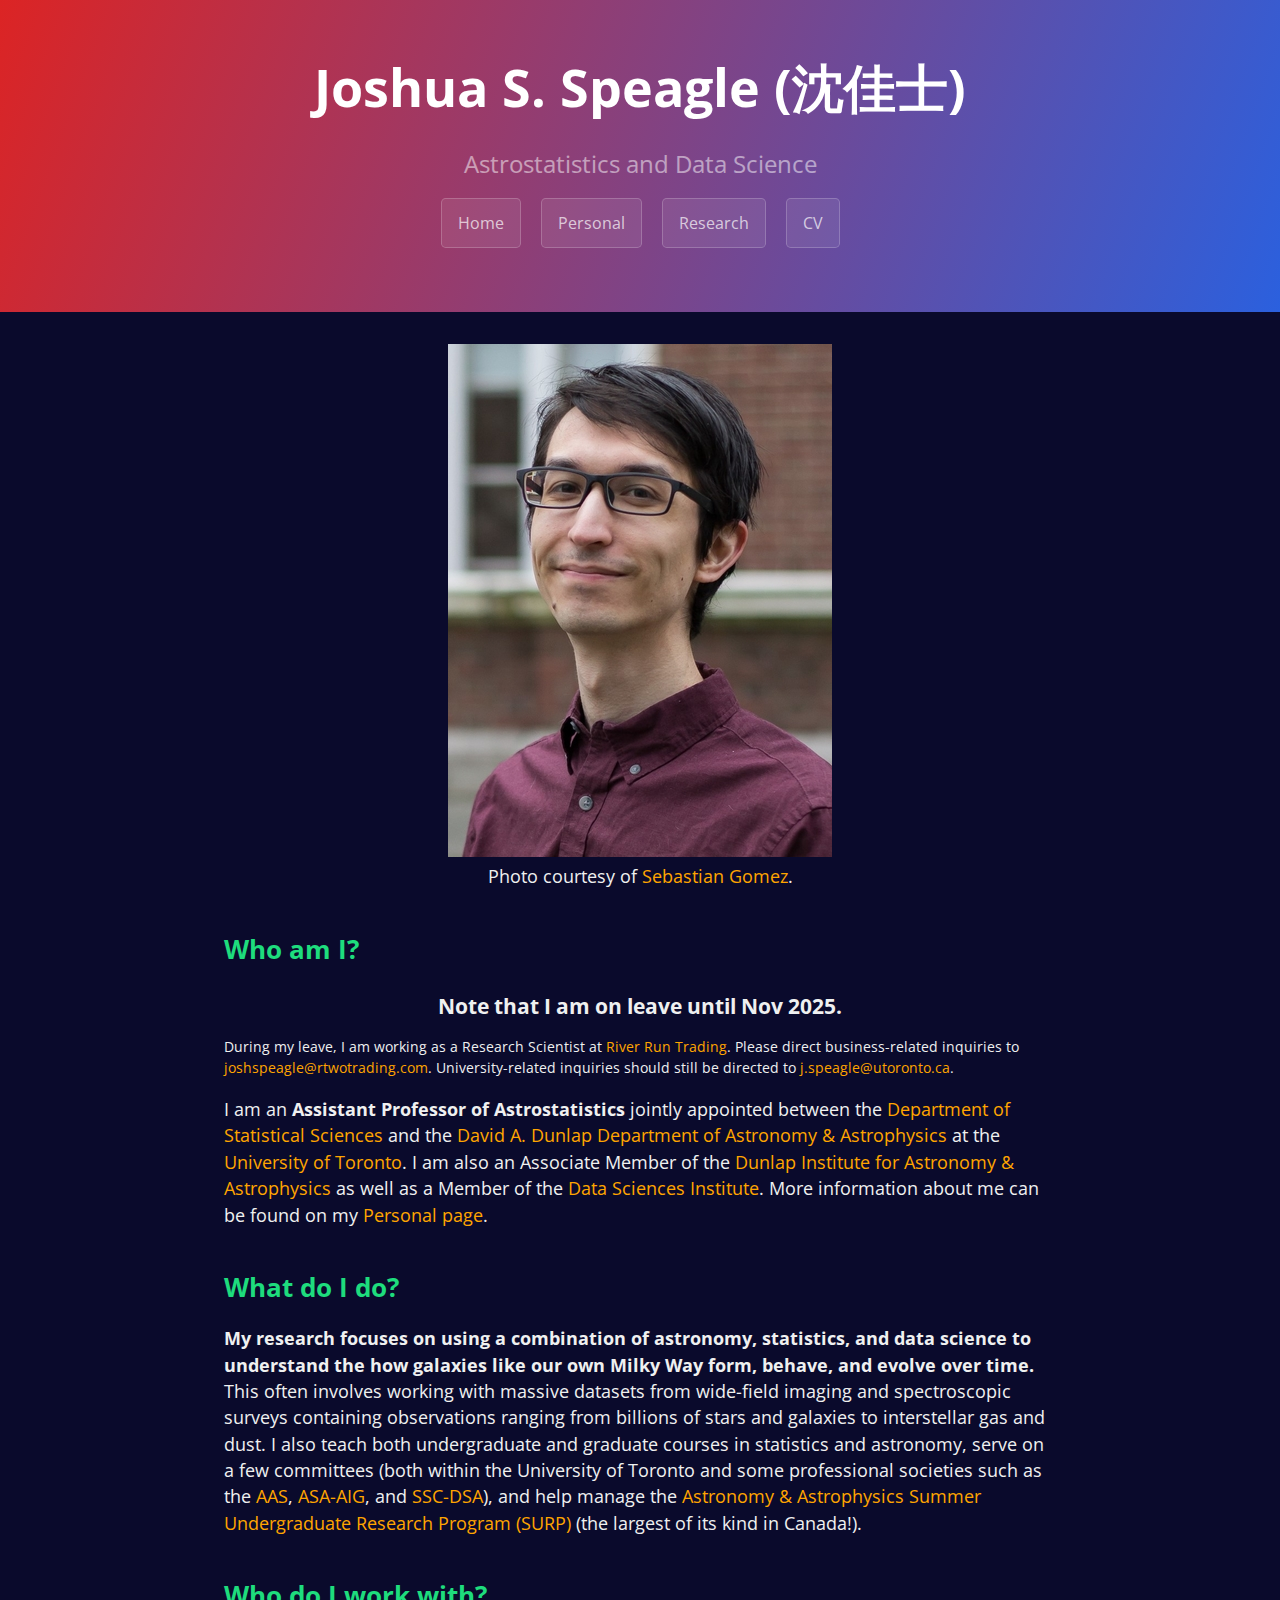
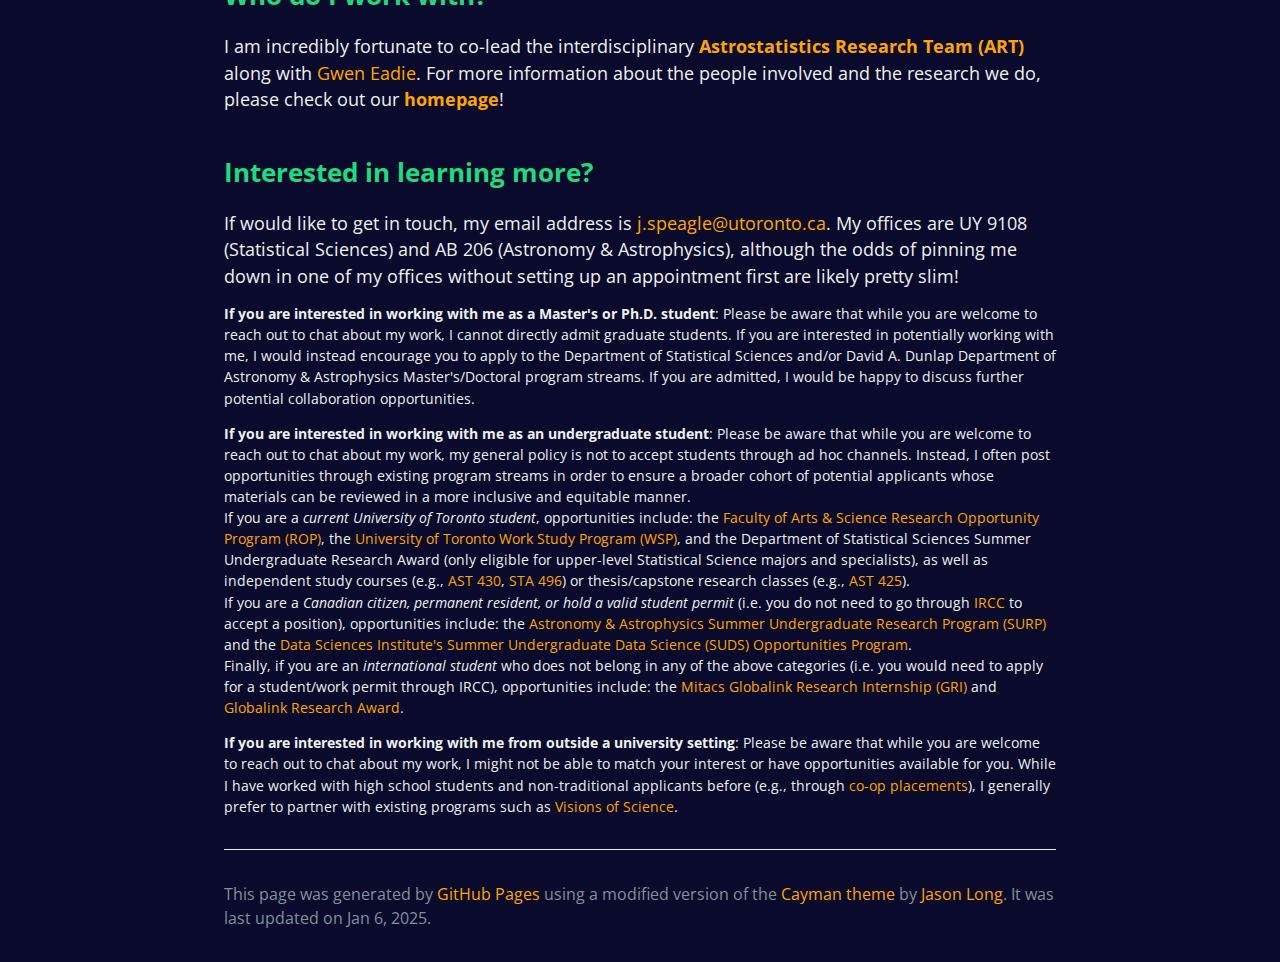
<file: index.html>
<!DOCTYPE html>
<html lang="en-us">
  <head>
    <meta charset="UTF-8">
    <title>Joshua S. Speagle | University of Toronto</title>
    <meta name="viewport" content="width=device-width, initial-scale=1">
    <link rel="stylesheet" type="text/css" href="stylesheets/normalize.css" media="screen">
    <link href='https://fonts.googleapis.com/css?family=Open+Sans:400,700' rel='stylesheet' type='text/css'>
    <link rel="stylesheet" type="text/css" href="stylesheets/stylesheet.css" media="screen">
    <link rel="stylesheet" type="text/css" href="stylesheets/github-light.css" media="screen">
    
    <!-- Global site tag (gtag.js) - Google Analytics -->
    <script async src="https://www.googletagmanager.com/gtag/js?id=G-9D6JSBM83G"></script>
    <script>
      window.dataLayer = window.dataLayer || [];
      function gtag(){dataLayer.push(arguments);}
      gtag('js', new Date());
      gtag('config', 'G-9D6JSBM83G');
    </script>  
  </head>
  <body>
    <section class="page-header">
      <h1 class="project-name">Joshua S. Speagle (沈佳士)</h1>
      <h2 class="project-tagline">Astrostatistics and Data Science</h2>
      <a href="https://joshspeagle.com" class="btn">Home</a>
      <a href="https://joshspeagle.com/bio-cv/" class="btn">Personal</a>
      <a href="https://astrostatuoft.com/" class="btn">Research</a>
      <a href="https://joshspeagle.com/bio-cv/CV_speagle.pdf" class="btn">CV</a>
    </section>

    <section class="main-content">

      <p style="text-align:center">
	<img src="NSERC_Speagle_Joshua_thumbnail.jpg" alt="Josh Speagle"> <br>
	Photo courtesy of <a href="https://sgomez.org/">Sebastian Gomez</a>.
      </p>

      <h2> Who am I? </h2>

      <p style="text-align:center;font-size:120%;">
<b>Note that I am on leave until Nov 2025.</b>
      </p>

      <p style="font-size:80%;">
During my leave, I am working as a Research Scientist at <a href=https://www.linkedin.com/company/river-run-trading/>River Run Trading</a>. Please direct business-related inquiries to <a href="mailto:joshspeagle@rtwotrading.com">joshspeagle@rtwotrading.com</a>. University-related inquiries should still be directed to <a href="mailto:j.speagle@utoronto.ca">j.speagle@utoronto.ca</a>.
      </p>

      <p>
I am an <b>Assistant Professor of Astrostatistics</b> jointly appointed between the <a href="https://www.statistics.utoronto.ca/">Department of Statistical Sciences</a> and the <a href="https://www.astro.utoronto.ca/">David A. Dunlap Department of Astronomy & Astrophysics</a> at the <a href="https://www.utoronto.ca/">University of Toronto</a>. I am also an Associate Member of the <a href="https://www.dunlap.utoronto.ca/">Dunlap Institute for Astronomy & Astrophysics</a> as well as a Member of the <a href="https://datasciences.utoronto.ca/">Data Sciences Institute</a>. More information about me can be found on my <a href="https://joshspeagle.com/bio-cv/">Personal page</a>.
      </p>

      <h2> What do I do? </h2>

      <p>
<b>My research focuses on using a combination of astronomy, statistics, and data science to understand the how galaxies like our own Milky Way form, behave, and evolve over time.</b> This often involves working with massive datasets from wide-field imaging and spectroscopic surveys containing observations ranging from billions of stars and galaxies to interstellar gas and dust. I also teach both undergraduate and graduate courses in statistics and astronomy, serve on a few committees (both within the University of Toronto and some professional societies such as the <a href="https://aas.org/">AAS</a>, <a href=https://astrostat.org/>ASA-AIG</a>, and <a href=https://ssc.ca/en/about/sections-regions/data-science-and-analytics>SSC-DSA</a>), and help manage the <a href="https://www.astro.utoronto.ca/academics/undergraduate-studies/surp-2/">Astronomy & Astrophysics Summer Undergraduate Research Program (SURP)</a> (the largest of its kind in Canada!).
      </p>

      <h2> Who do I work with? </h2>

      <p>
I am incredibly fortunate to co-lead the interdisciplinary <b><a href=https://astrostatuoft.com/>Astrostatistics Research Team (ART)</a></b> along with <a href=https://www.astro.utoronto.ca/~eadie/cover.html>Gwen Eadie</a>. For more information about the people involved and the research we do, please check out our <b><a href=https://astrostatuoft.com/>homepage</a></b>!
      </p>

      <h2> Interested in learning more? </h2>

      <p>
If would like to get in touch, my email address is <a href="mailto:j.speagle@utoronto.ca">j.speagle@utoronto.ca</a>. My offices are UY 9108 (Statistical Sciences) and AB 206 (Astronomy & Astrophysics), although the odds of pinning me down in one of my offices without setting up an appointment first are likely pretty slim!
      </p>

      <p style="font-size:80%;">
<b>If you are interested in working with me as a Master's or Ph.D. student</b>: Please be aware that while you are welcome to reach out to chat about my work, I cannot directly admit graduate students. If you are interested in potentially working with me, I would instead encourage you to apply to the Department of Statistical Sciences and/or David A. Dunlap Department of Astronomy & Astrophysics Master's/Doctoral program streams. If you are admitted, I would be happy to discuss further potential collaboration opportunities.
      </p>

      <p style="font-size:80%;">
<b>If you are interested in working with me as an undergraduate student</b>: Please be aware that while you are welcome to reach out to chat about my work, my general policy is not to accept students through ad hoc channels. Instead, I often post opportunities through existing program streams in order to ensure a broader cohort of potential applicants whose materials can be reviewed in a more inclusive and equitable manner. <br>

If you are a <i>current University of Toronto student</i>, opportunities include: the <a href=https://www.artsci.utoronto.ca/current/experiential-learning/research-opportunities/research-opportunities-program>Faculty of Arts & Science Research Opportunity Program (ROP)</a>, the <a href=https://registrar.utoronto.ca/finances-and-funding/work-study-program/>University of Toronto Work Study Program (WSP)</a>, and the Department of Statistical Sciences Summer Undergraduate Research Award (only eligible for upper-level Statistical Science majors and specialists), as well as  independent study courses (e.g., <a href=https://artsci.calendar.utoronto.ca/course/ast430h1>AST 430</a>, <a href=https://artsci.calendar.utoronto.ca/course/sta496h1>STA 496</a>) or thesis/capstone research classes (e.g., <a href=https://artsci.calendar.utoronto.ca/course/ast425y1>AST 425</a>). <br>

If you are a <i>Canadian citizen, permanent resident, or hold a valid student permit</i> (i.e. you do not need to go through <a href=https://www.canada.ca/en/immigration-refugees-citizenship.html>IRCC</a> to accept a position), opportunities include: the <a href=https://www.astro.utoronto.ca/academics/undergraduate-studies/surp-2/>Astronomy & Astrophysics Summer Undergraduate Research Program (SURP)</a> and the <a href=https://datasciences.utoronto.ca/suds/>Data Sciences Institute's Summer Undergraduate Data Science (SUDS) Opportunities Program</a>. <br>

Finally, if you are an <i>international student</i> who does not belong in any of the above categories (i.e. you would need to apply for a student/work permit through IRCC), opportunities include: the <a href=https://www.mitacs.ca/our-programs/globalink-research-internship-students/>Mitacs Globalink Research Internship (GRI)</a> and <a href=https://www.mitacs.ca/our-programs/globalink-research-award-students-postdocs/>Globalink Research Award</a>.
      </p>

      <p style="font-size:80%;">
<b>If you are interested in working with me from outside a university setting</b>: Please be aware that while you are welcome to reach out to chat about my work, I might not be able to match your interest or have opportunities available for you. While I have worked with high school students and non-traditional applicants before (e.g., through <a href=https://www.utsc.utoronto.ca/admissions/about-co-op>co-op placements</a>), I generally prefer to partner with existing programs such as <a href=https://www.vosnl.org/>Visions of Science</a>.
      </p>

      <footer class="site-footer">
        <span class="site-footer-credits">This page was generated by <a href="https://pages.github.com">GitHub Pages</a> using a modified version of the <a href="https://github.com/jasonlong/cayman-theme">Cayman theme</a> by <a href="https://twitter.com/jasonlong">Jason Long</a>. It was last updated on Jan 6, 2025.</span>
      </footer>

    </section>
  </body>
</html>
</file>
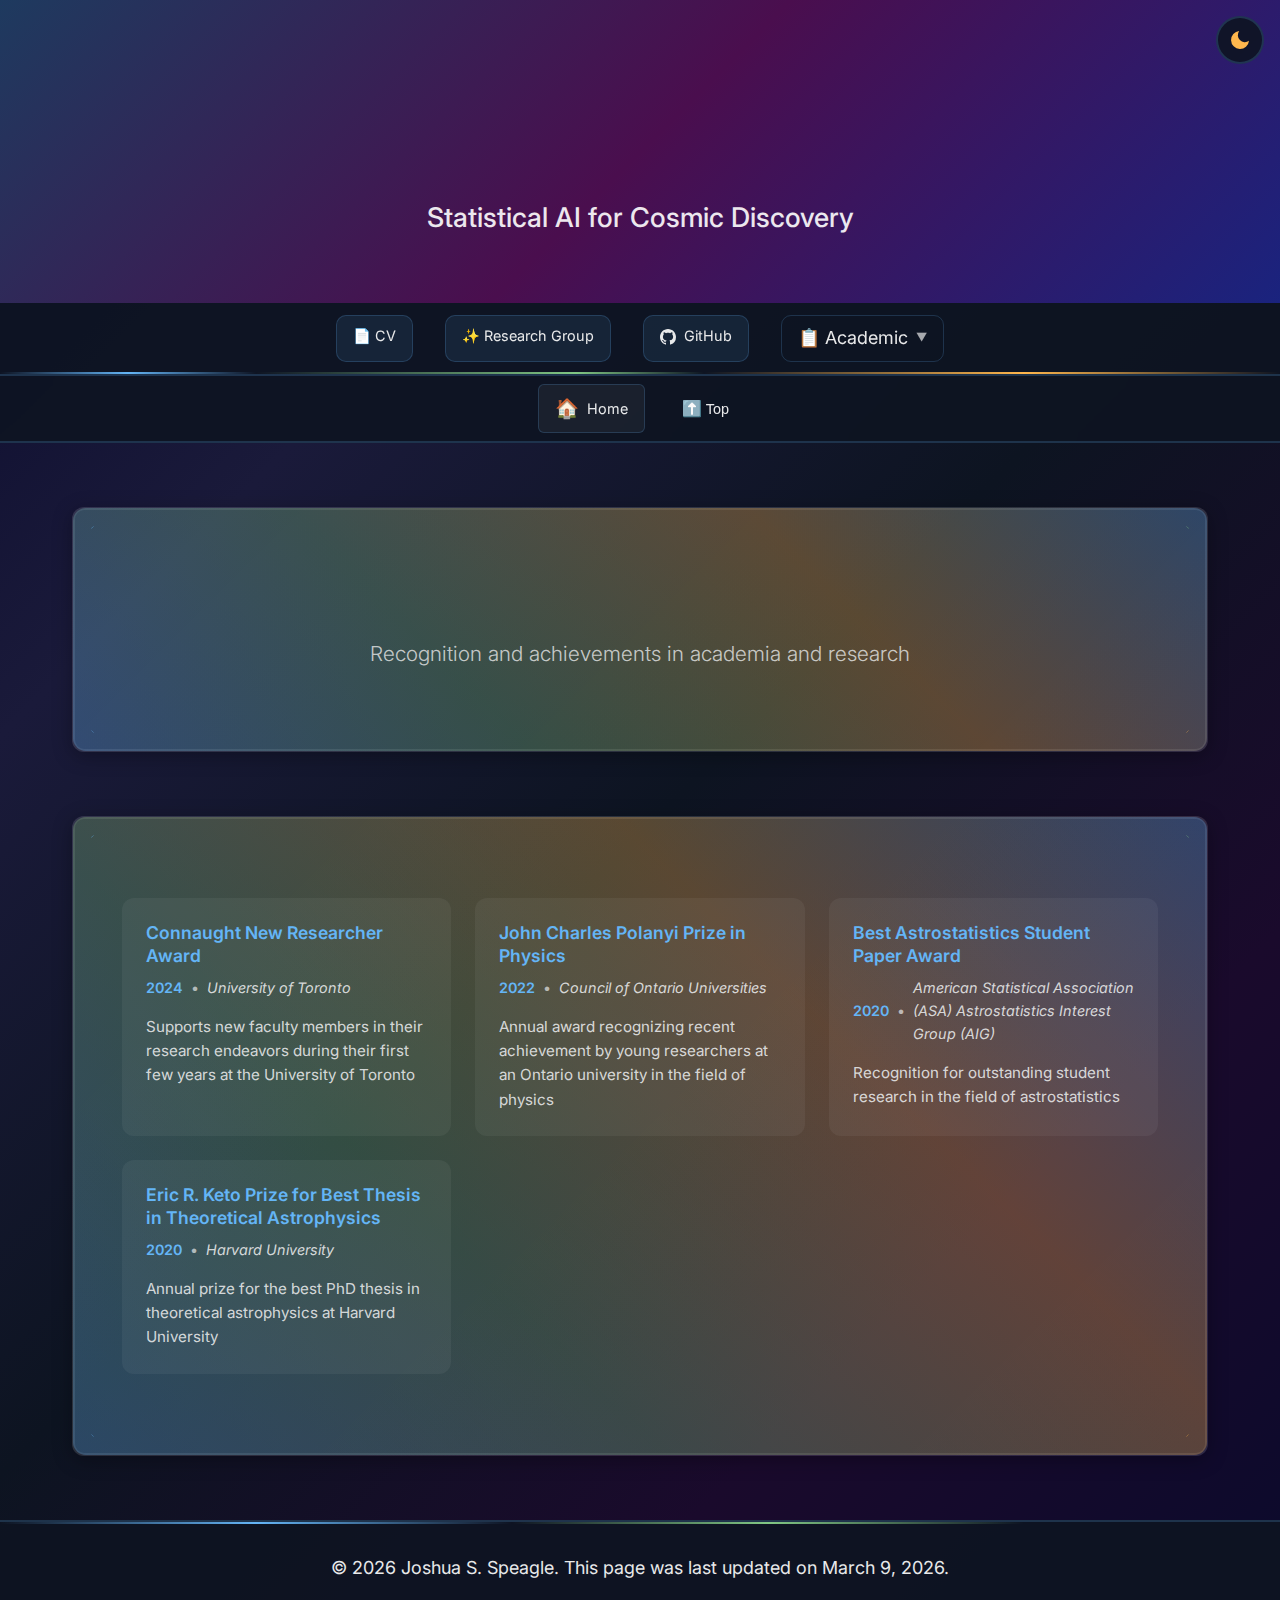
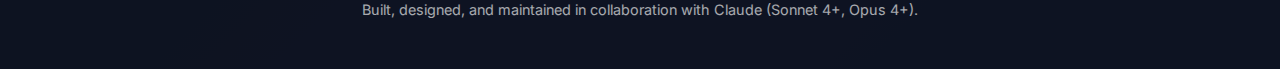
<file: awards.html>
<!DOCTYPE html>
<html lang="en">

<head>
    <meta charset="UTF-8">
    <meta name="viewport" content="width=device-width, initial-scale=1.0">
    <title>Awards & Honors | Joshua S. Speagle</title>
    <meta name="description" content="Awards, honors, and recognition received by Joshua S. Speagle">
    <meta property="og:title" content="Awards & Honors | Joshua S. Speagle">
    <meta property="og:description" content="Awards, honors, and recognition received by Joshua S. Speagle.">
    <meta property="og:type" content="website">
    <meta property="og:url" content="https://joshspeagle.com/awards.html">
    <meta property="og:image" content="https://joshspeagle.com/assets/images/NSERC_Speagle_Joshua_thumbnail.jpg">
    <meta name="twitter:card" content="summary">
    <link rel="canonical" href="https://joshspeagle.com/awards.html">

    <!-- Optimized font loading -->
    <link rel="preconnect" href="https://fonts.googleapis.com">
    <link rel="preconnect" href="https://fonts.gstatic.com" crossorigin>
    <link href="https://fonts.googleapis.com/css2?family=Inter:wght@300;400;500;600;700&display=swap" rel="stylesheet">

    <!-- Theme Variables (must load first for CSS custom properties) -->
    <link rel="stylesheet" href="assets/css/theme-variables.css">

    <!-- CSS Files -->
    <link rel="stylesheet" href="assets/css/main.css">
    <link rel="stylesheet" href="assets/css/components.css">
    <link rel="stylesheet" href="assets/css/circuit-components.css">
    <link rel="stylesheet" href="assets/css/mobile.css">

    <!-- Immediate theme detection (prevents flash of wrong theme) -->
    <script>
        (function() {
            const theme = localStorage.getItem('preferred-theme') || 'dark';
            document.documentElement.setAttribute('data-theme', theme);
            document.documentElement.classList.add('no-transition');
        })();
    </script>
</head>

<body class="gradient-bg-main">
    <!-- Skip link for accessibility -->
    <a href="#main-content" class="skip-link">Skip to main content</a>
    
    <!-- Header -->
    <header class="header">
        <div class="header-content">
<h1 class="name">Joshua S. Speagle</h1>
<p class="chinese-name">(沈佳士)</p>
<p class="tagline">Statistical AI for Cosmic Discovery</p>
</div>
    </header>

    <!-- Quick Links Bar -->
    <div class="quick-links-bar">
        <div class="container">
            <div class="quick-links-inline">
<a href="https://joshspeagle.com/bio-cv/CV_speagle.pdf" class="quick-link-inline" aria-label="Download CV PDF">📄 CV</a><a href="https://astrostatuoft.com/" class="quick-link-inline" aria-label="Visit Astrostatistics Research Team website">✨ Research Group</a><a href="https://github.com/joshspeagle/" class="quick-link-inline" aria-label="Visit GitHub profile"><svg width="16" height="16" viewBox="0 0 16 16" fill="currentColor" style="vertical-align: middle; margin-right: 4px;"><path d="M8 0C3.58 0 0 3.58 0 8c0 3.54 2.29 6.53 5.47 7.59.4.07.55-.17.55-.38 0-.19-.01-.82-.01-1.49-2.01.37-2.53-.49-2.69-.94-.09-.23-.48-.94-.82-1.13-.28-.15-.68-.52-.01-.53.63-.01 1.08.58 1.23.82.72 1.21 1.87.87 2.33.66.07-.52.28-.87.51-1.07-1.78-.2-3.64-.89-3.64-3.95 0-.87.31-1.59.82-2.15-.08-.2-.36-1.02.08-2.12 0 0 .67-.21 2.2.82.64-.18 1.32-.27 2-.27.68 0 1.36.09 2 .27 1.53-1.04 2.2-.82 2.2-.82.44 1.1.16 1.92.08 2.12.51.56.82 1.27.82 2.15 0 3.07-1.87 3.75-3.65 3.95.29.25.54.73.54 1.48 0 1.07-.01 1.93-.01 2.2 0 .21.15.46.55.38A8.013 8.013 0 0016 8c0-4.42-3.58-8-8-8z"/></svg> GitHub</a><div class="quick-link-dropdown"><button class="quick-link-inline dropdown-toggle" aria-expanded="false" aria-haspopup="true" aria-label="Academic pages and resources">📋 Academic<span class="dropdown-arrow">▼</span></button><div class="dropdown-menu"><a href="mentorship.html" class="dropdown-item">Mentorship</a><a href="publications.html" class="dropdown-item">Publications</a><a href="talks.html" class="dropdown-item">Talks</a><a href="teaching.html" class="dropdown-item">Teaching</a><a href="awards.html" class="dropdown-item">Awards</a><a href="service.html" class="dropdown-item">Service</a></div></div>
</div>
        </div>
    </div>

    <!-- Navigation -->
    <nav class="nav">
        <div class="nav-container">
<a href="index.html" class="nav-link home-button"><span class="home-icon">🏠</span> Home</a><button class="nav-link top-button" data-action="scroll-top" type="button" aria-label="Scroll to top"><span class="top-icon">⬆️</span> Top</button>
</div>
    </nav>

    <!-- Main Content -->
    <div class="container">
        <main id="main-content">
            <!-- Page Header -->
            <section class="page-header section">
                <h1 id="page-title">Awards & Honors</h1>
                <p id="page-tagline" class="tagline">Recognition and achievements in academia and research</p>
            </section>

            <!-- Main Content Section -->
            <section id="awards-content" class="section">
<div class="awards-container" role="main" aria-label="Awards and honors">
<div class="research-grid" role="list" aria-label="List of 4 awards and honors">
<div class="research-card award-item" role="listitem" aria-labelledby="award-title-0" aria-describedby="award-desc-0 award-meta-0" tabindex="0">
<div class="award-header">
<h4 id="award-title-0">Connaught New Researcher Award</h4>
<div class="award-meta" id="award-meta-0" aria-label="Award details">
<span class="award-year" aria-label="Year received">2024</span>
<span class="award-separator" aria-hidden="true">•</span>
<span class="award-organization" aria-label="Awarding organization">University of Toronto</span>
</div>
</div>
<p class="award-description" id="award-desc-0">Supports new faculty members in their research endeavors during their first few years at the University of Toronto</p>
</div>
<div class="research-card award-item" role="listitem" aria-labelledby="award-title-1" aria-describedby="award-desc-1 award-meta-1" tabindex="0">
<div class="award-header">
<h4 id="award-title-1">John Charles Polanyi Prize in Physics</h4>
<div class="award-meta" id="award-meta-1" aria-label="Award details">
<span class="award-year" aria-label="Year received">2022</span>
<span class="award-separator" aria-hidden="true">•</span>
<span class="award-organization" aria-label="Awarding organization">Council of Ontario Universities</span>
</div>
</div>
<p class="award-description" id="award-desc-1">Annual award recognizing recent achievement by young researchers at an Ontario university in the field of physics</p>
</div>
<div class="research-card award-item" role="listitem" aria-labelledby="award-title-2" aria-describedby="award-desc-2 award-meta-2" tabindex="0">
<div class="award-header">
<h4 id="award-title-2">Best Astrostatistics Student Paper Award</h4>
<div class="award-meta" id="award-meta-2" aria-label="Award details">
<span class="award-year" aria-label="Year received">2020</span>
<span class="award-separator" aria-hidden="true">•</span>
<span class="award-organization" aria-label="Awarding organization">American Statistical Association (ASA) Astrostatistics Interest Group (AIG)</span>
</div>
</div>
<p class="award-description" id="award-desc-2">Recognition for outstanding student research in the field of astrostatistics</p>
</div>
<div class="research-card award-item" role="listitem" aria-labelledby="award-title-3" aria-describedby="award-desc-3 award-meta-3" tabindex="0">
<div class="award-header">
<h4 id="award-title-3">Eric R. Keto Prize for Best Thesis in Theoretical Astrophysics</h4>
<div class="award-meta" id="award-meta-3" aria-label="Award details">
<span class="award-year" aria-label="Year received">2020</span>
<span class="award-separator" aria-hidden="true">•</span>
<span class="award-organization" aria-label="Awarding organization">Harvard University</span>
</div>
</div>
<p class="award-description" id="award-desc-3">Annual prize for the best PhD thesis in theoretical astrophysics at Harvard University</p>
</div>
</div>
</div>
</section>
        </main>
    </div>

    <!-- Footer -->
    <footer class="footer">
        <div class="container">
<p>© 2026 Joshua S. Speagle. This page was last updated on March 9, 2026.</p>
<p style="font-size: 0.9rem; opacity: 0.7; margin-top: 0.5rem;">Built, designed, and maintained in collaboration with Claude (Sonnet 4+, Opus 4+).</p>
</div>
    </footer>

    <!-- Page Configuration -->
    <script>
        window.currentPage = 'awards';
    </script>

    <!-- Content Loader (loads before modules for content rendering) -->
    <script type="module" src="assets/js/content-loader.js"></script>

    <!-- Main Application Module (ES6 - imports theme, navigation, animations) -->
    <script type="module" src="assets/js/main.js"></script>
</body>

</html>
</file>
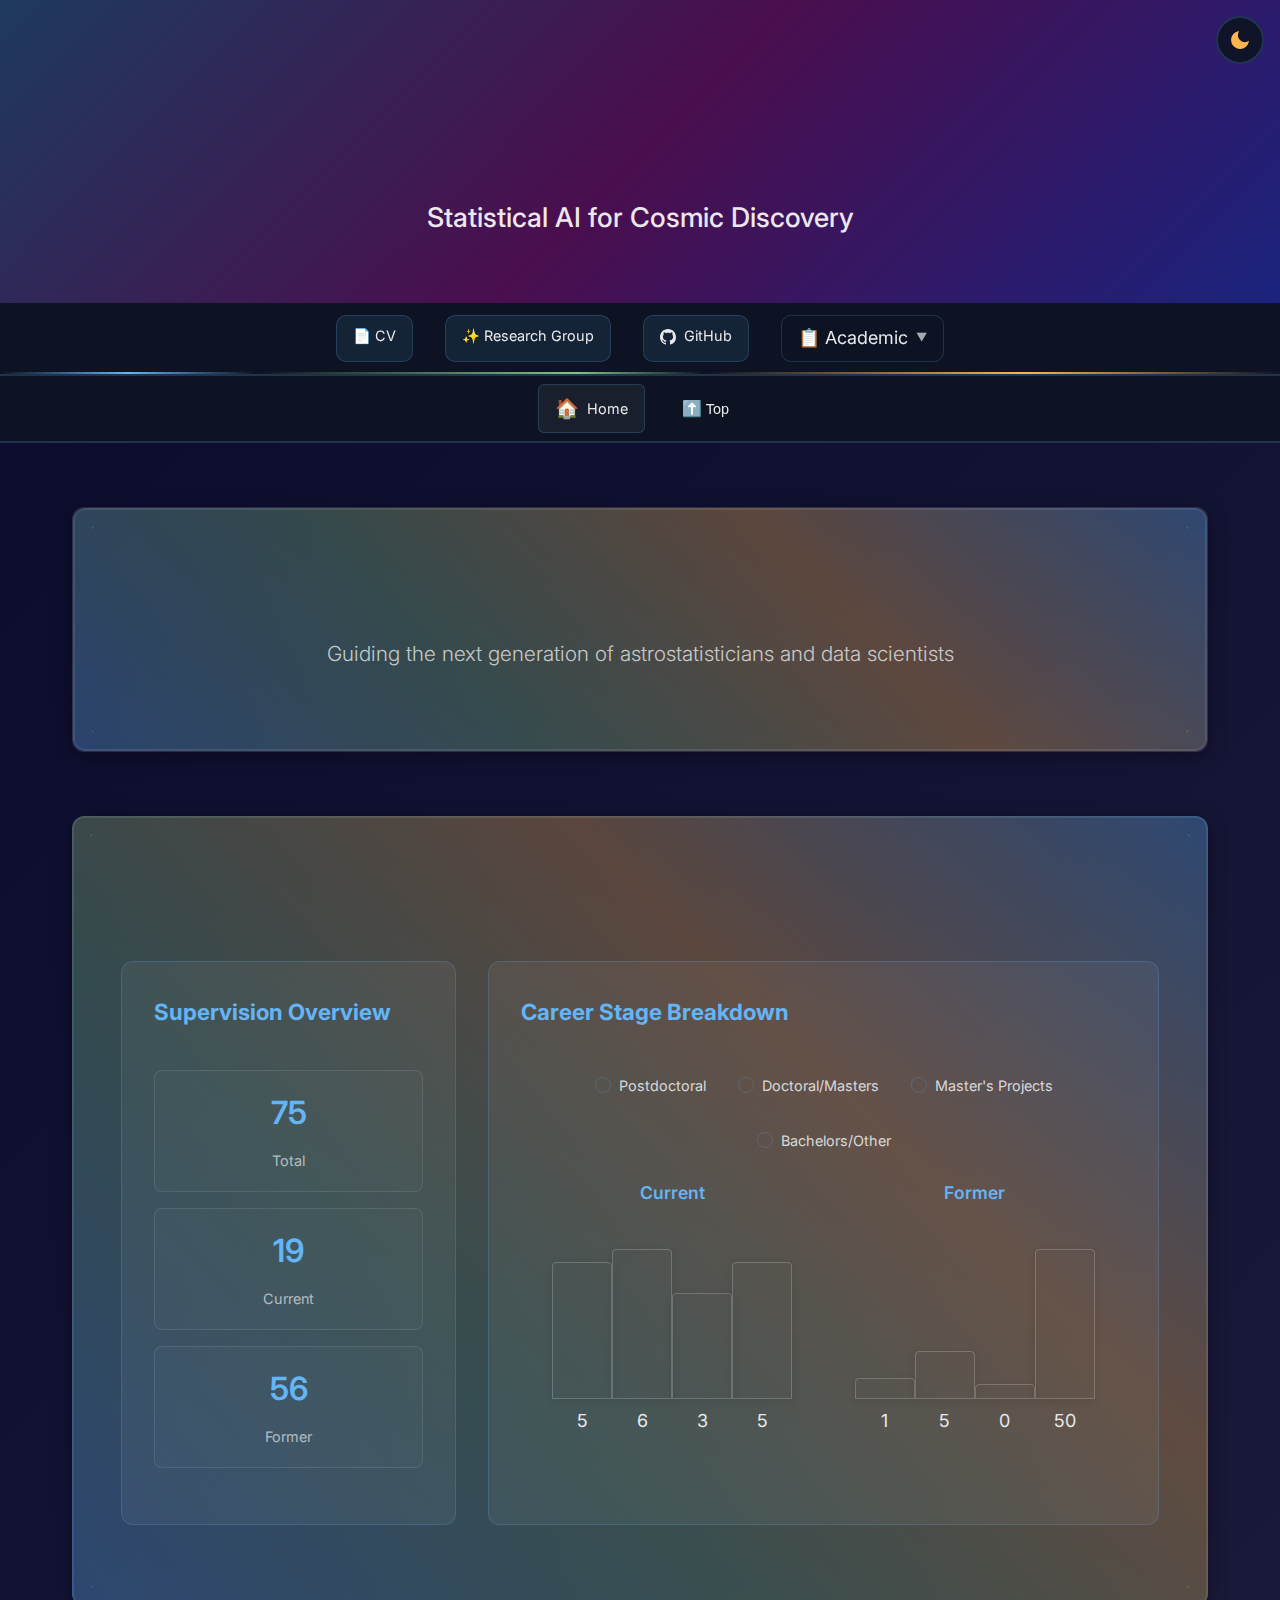
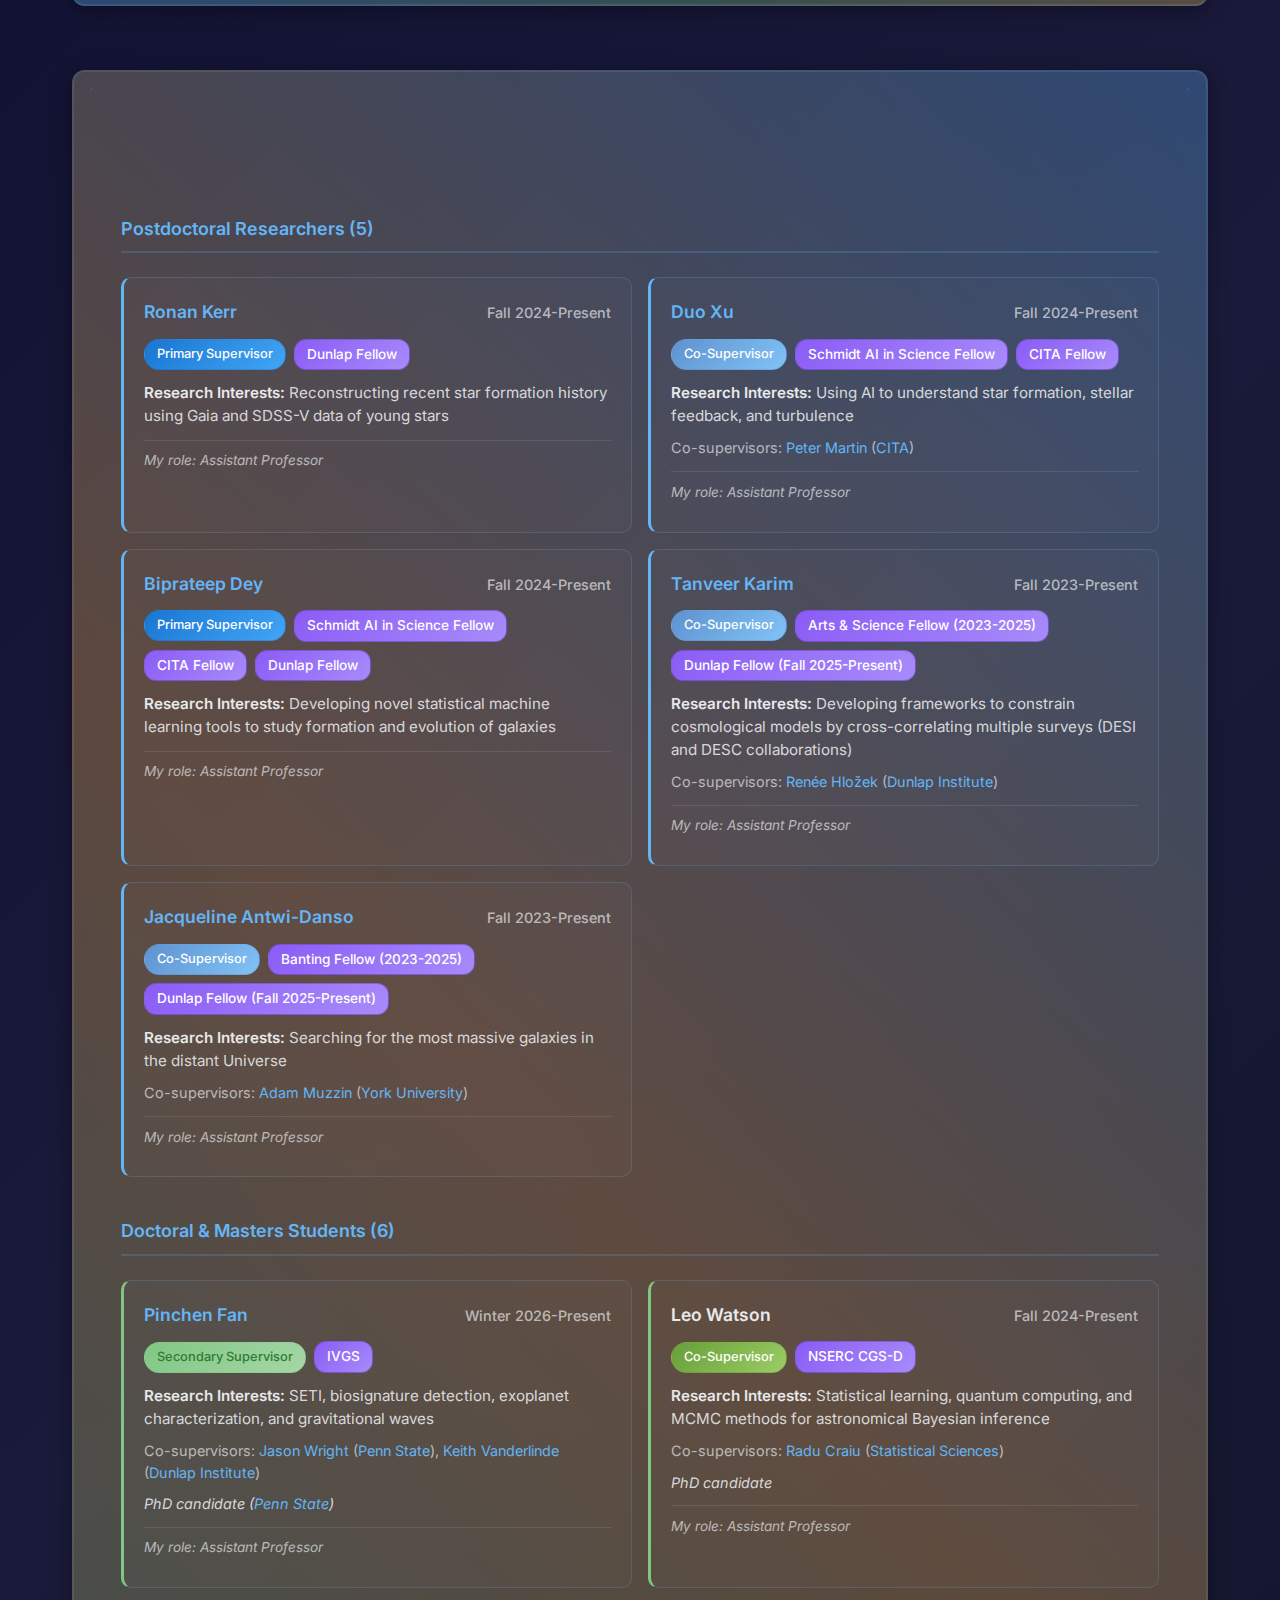
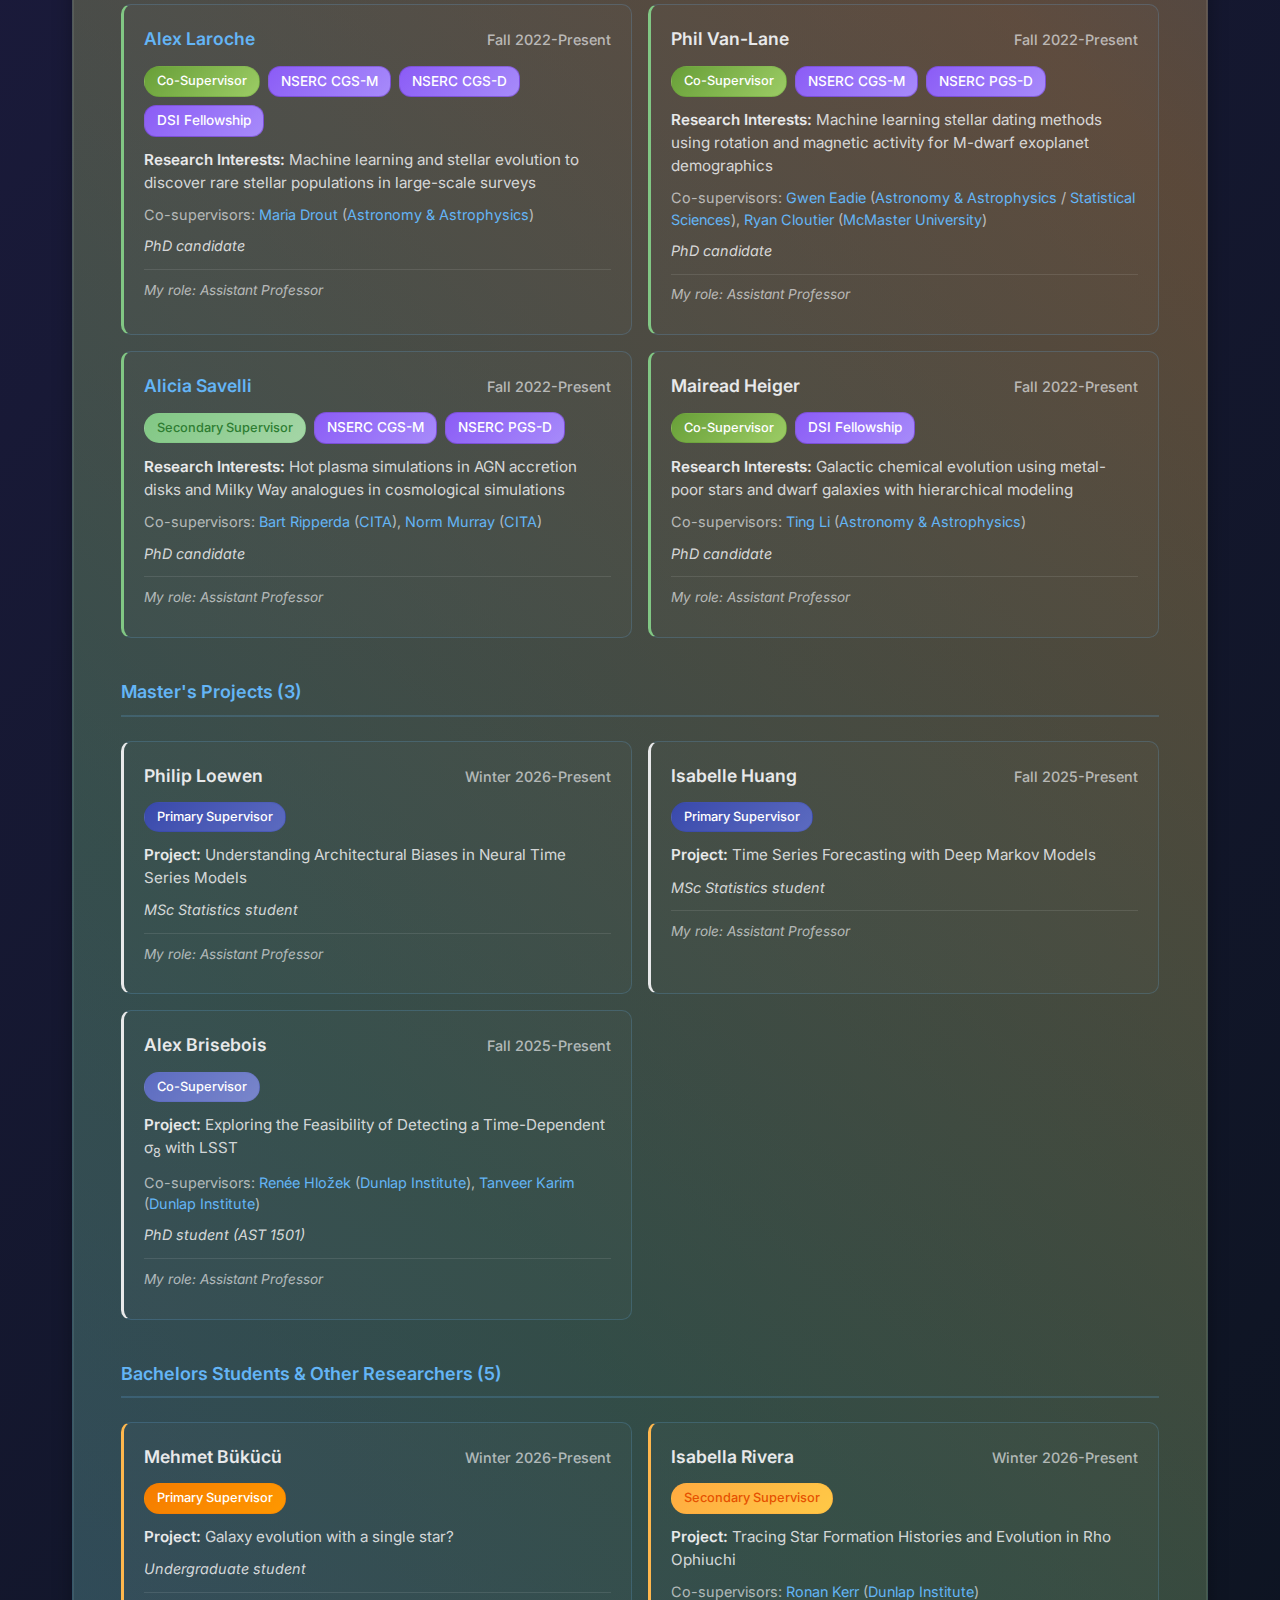
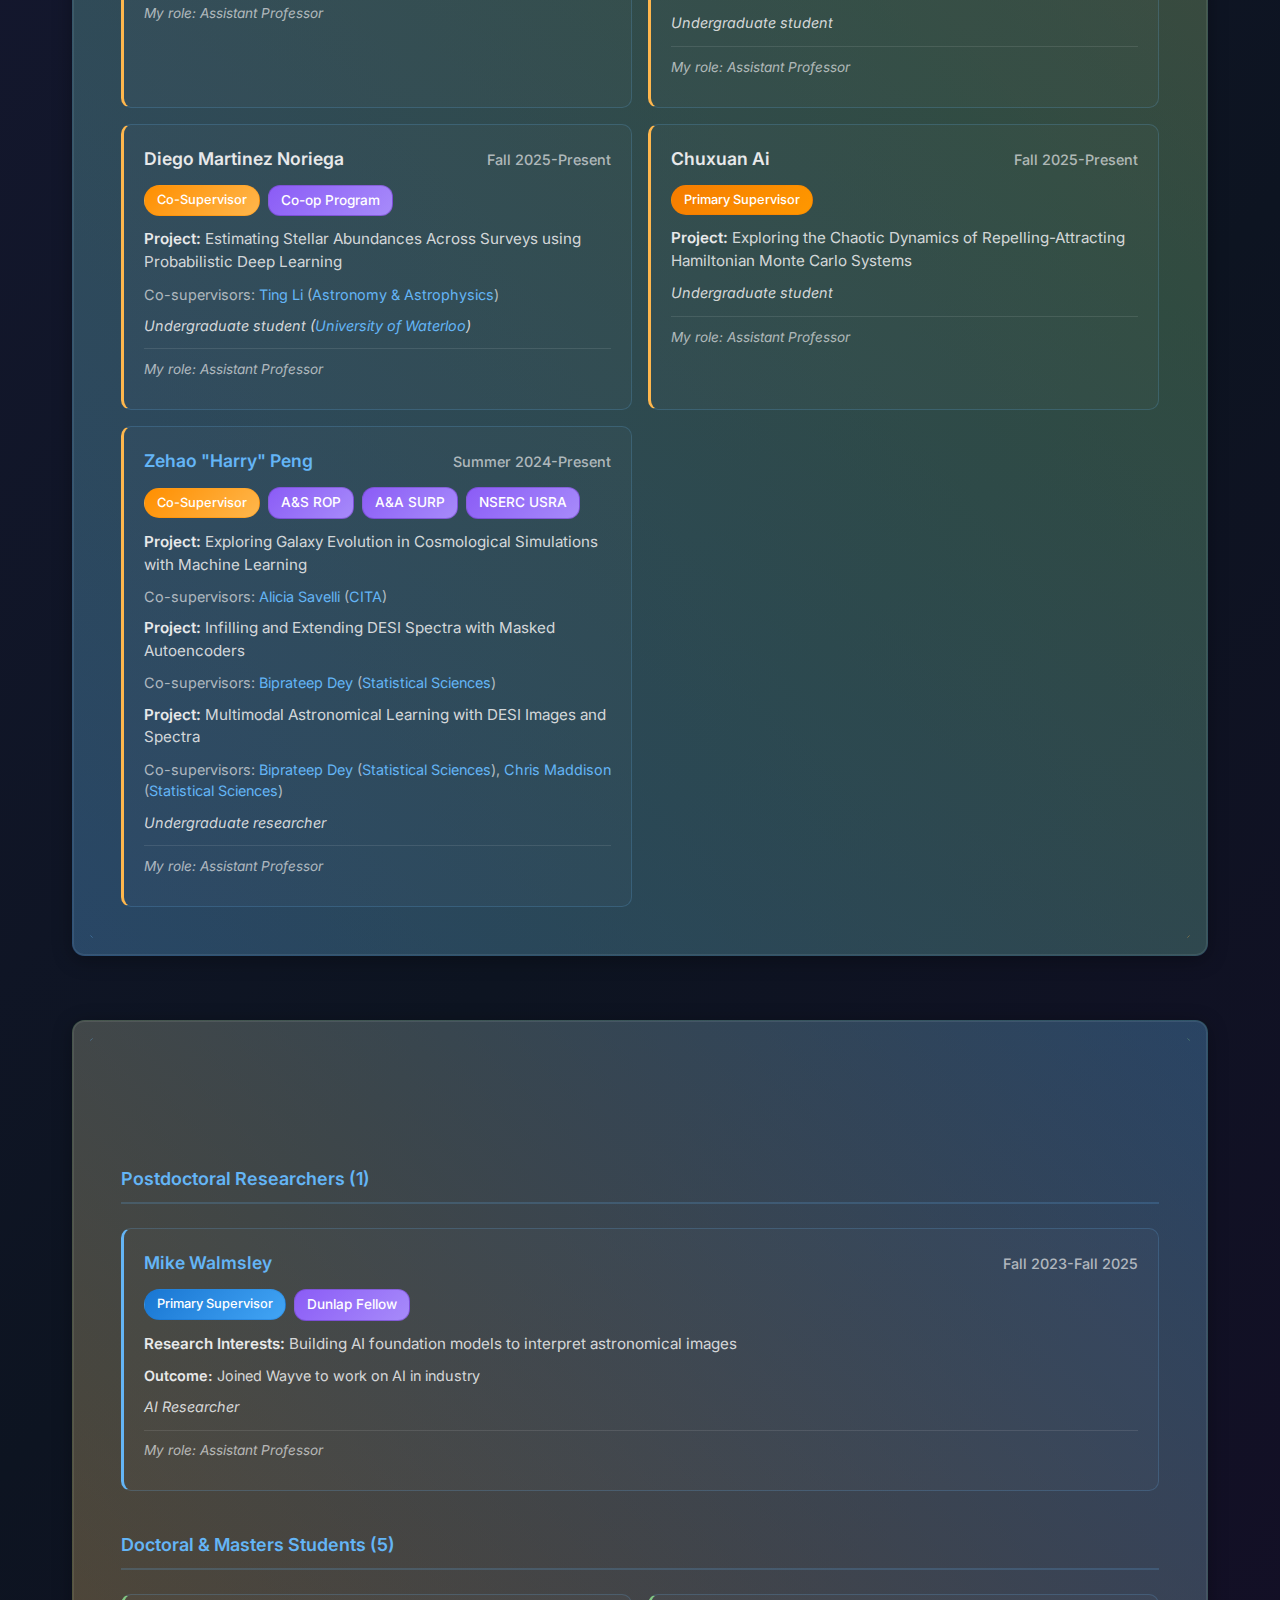
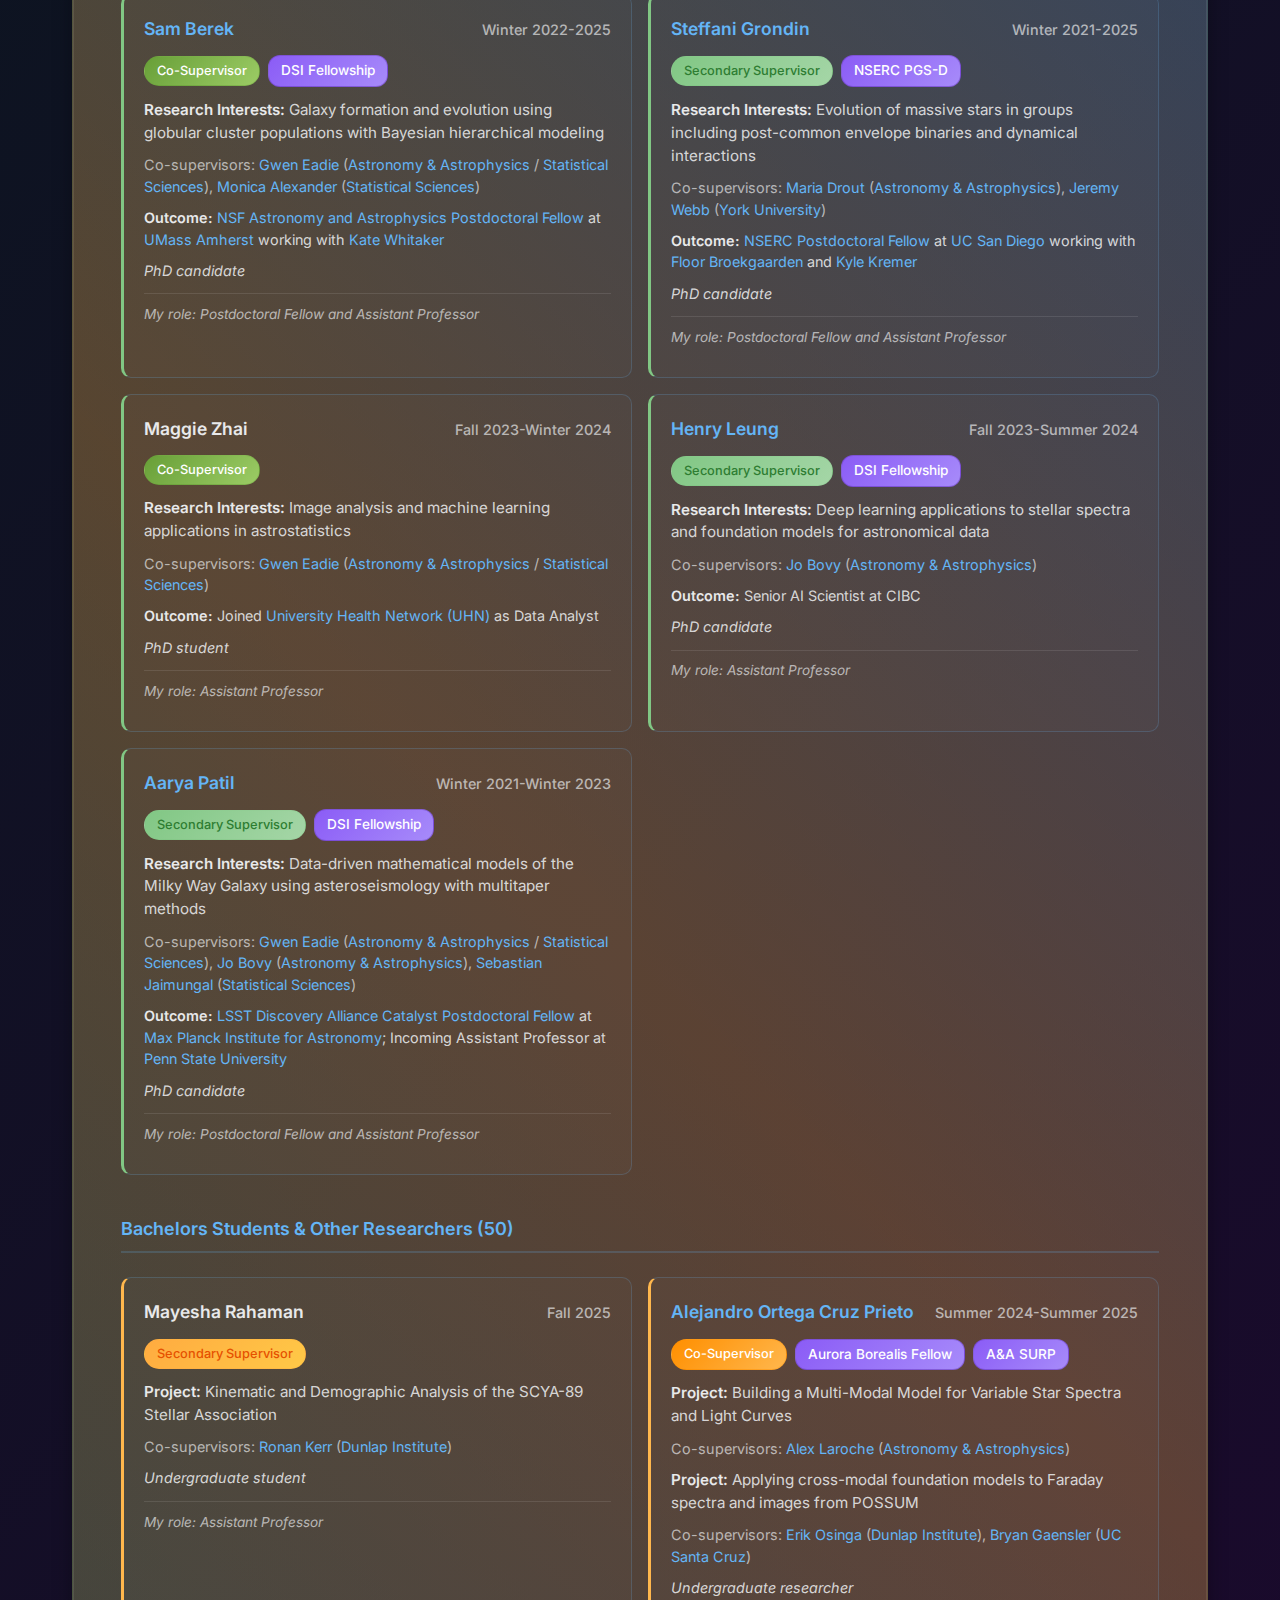
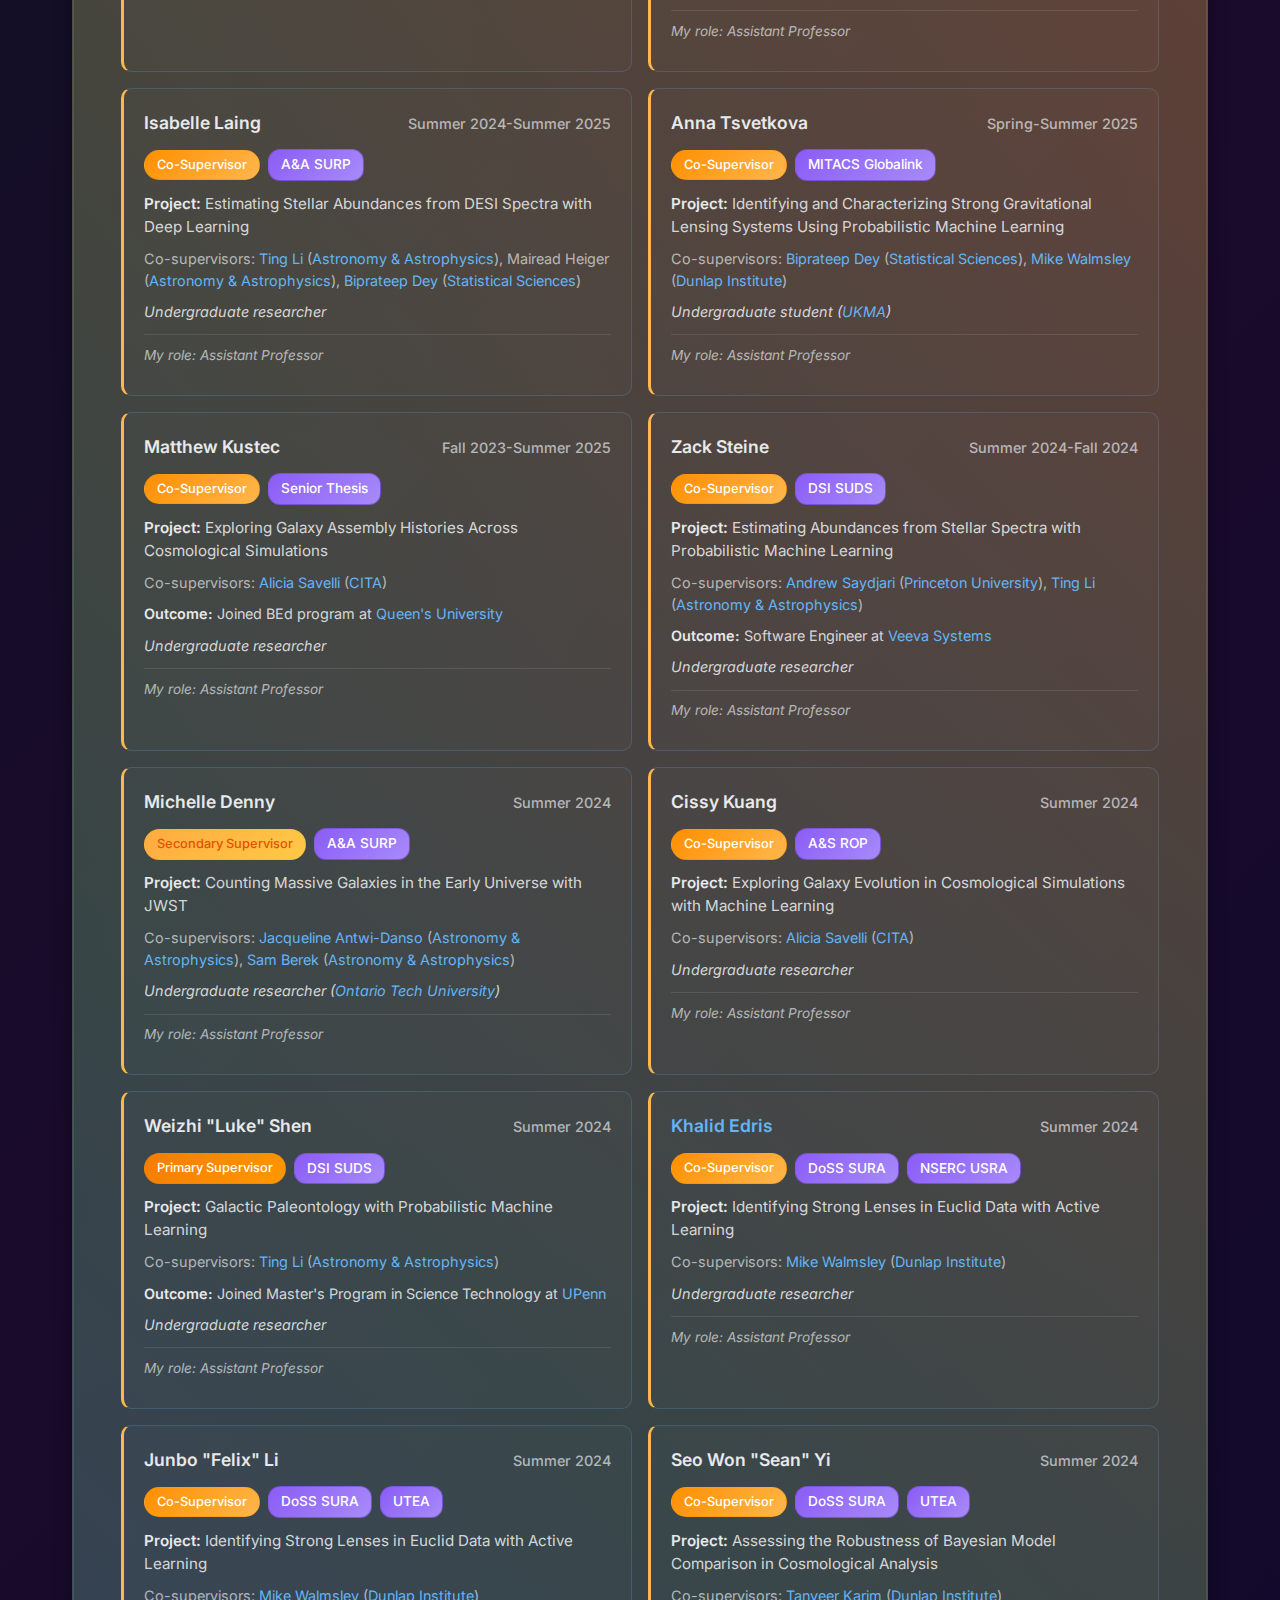
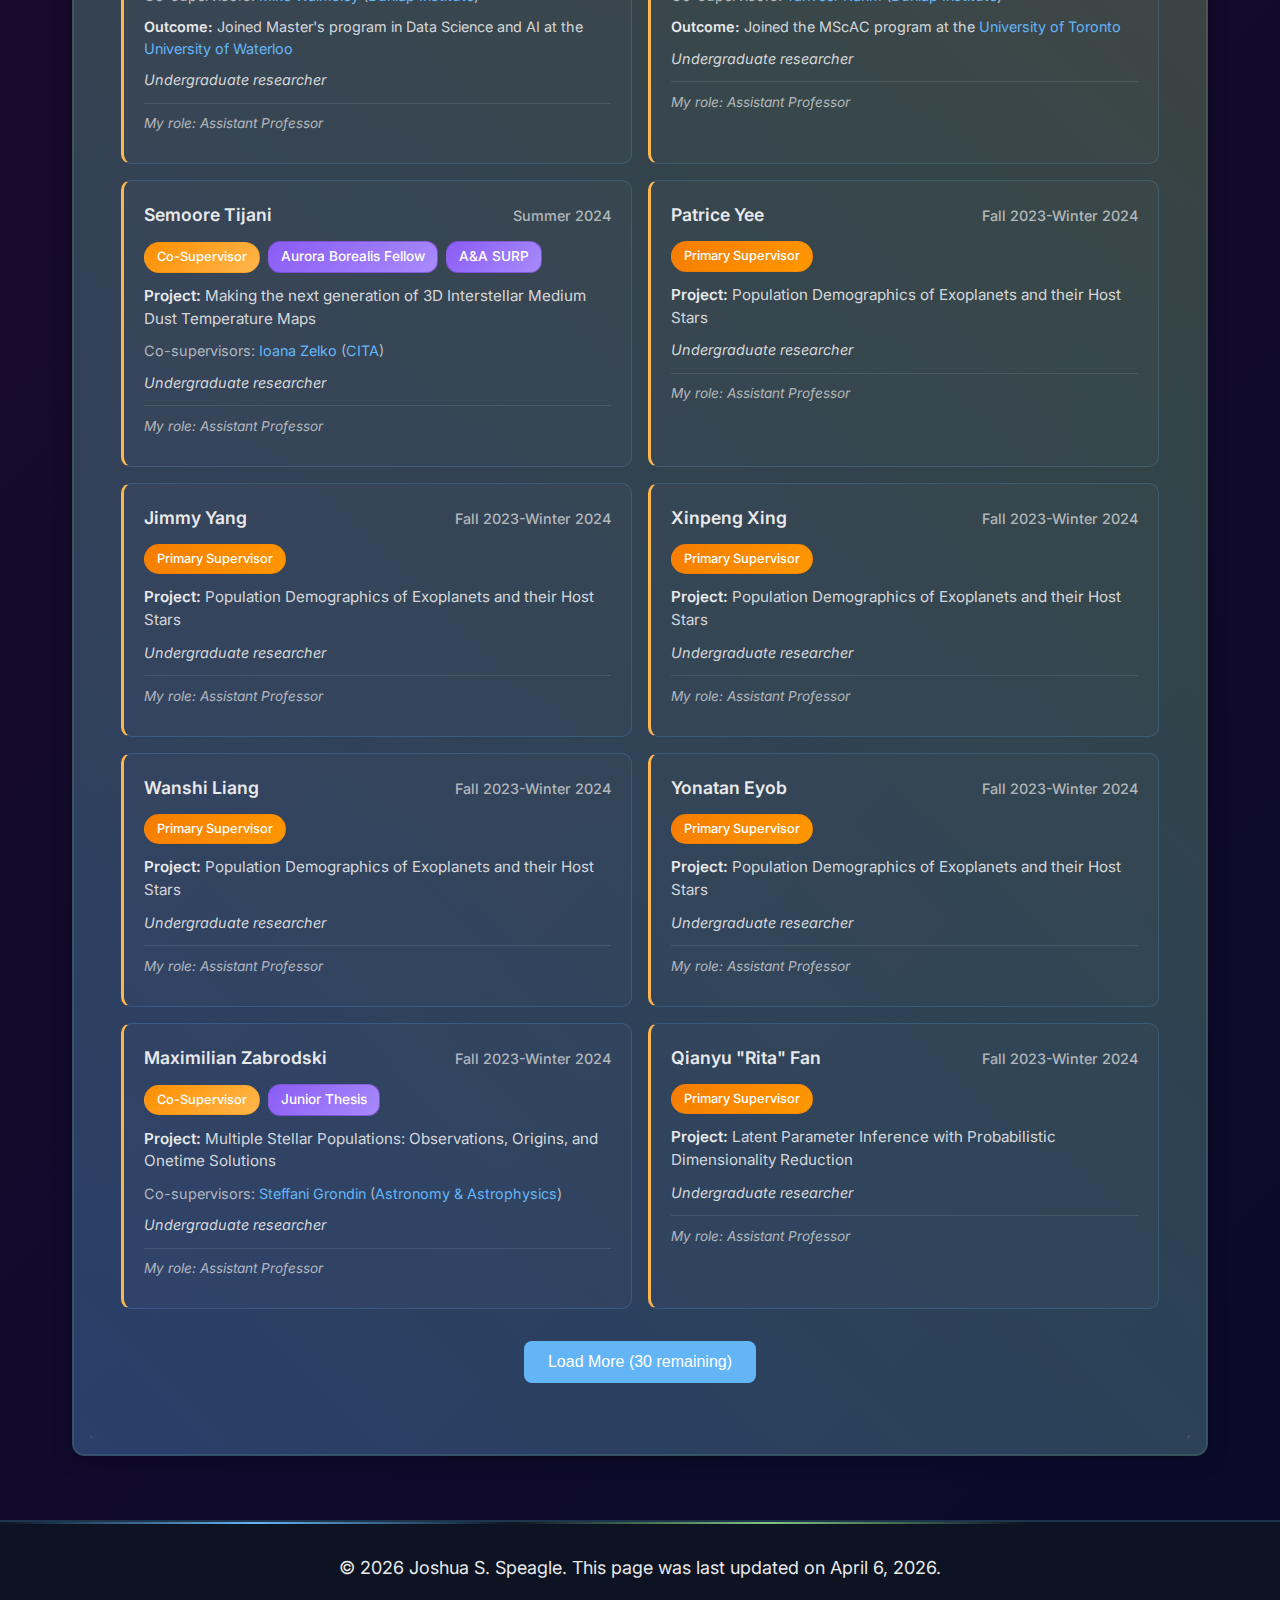
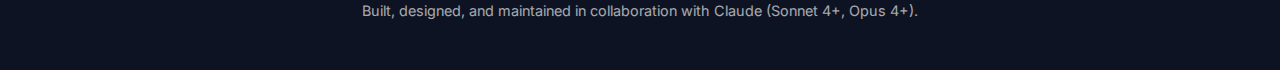
<file: mentorship.html>
<!DOCTYPE html>
<html lang="en">

<head>
    <meta charset="UTF-8">
    <meta name="viewport" content="width=device-width, initial-scale=1.0">
    <title>Mentorship | Joshua S. Speagle</title>
    <meta name="description" content="Student supervision and research opportunities in astrostatistics with Joshua S. Speagle">
    <meta property="og:title" content="Mentorship | Joshua S. Speagle">
    <meta property="og:description" content="Student supervision and research opportunities in astrostatistics with Joshua S. Speagle.">
    <meta property="og:type" content="website">
    <meta property="og:url" content="https://joshspeagle.com/mentorship.html">
    <meta property="og:image" content="https://joshspeagle.com/assets/images/NSERC_Speagle_Joshua_thumbnail.jpg">
    <meta name="twitter:card" content="summary">
    <link rel="canonical" href="https://joshspeagle.com/mentorship.html">

    <!-- Optimized font loading -->
    <link rel="preconnect" href="https://fonts.googleapis.com">
    <link rel="preconnect" href="https://fonts.gstatic.com" crossorigin>
    <link href="https://fonts.googleapis.com/css2?family=Inter:wght@300;400;500;600;700&display=swap" rel="stylesheet">

    <!-- Theme Variables (must load first for CSS custom properties) -->
    <link rel="stylesheet" href="assets/css/theme-variables.css">

    <!-- CSS Files -->
    <link rel="stylesheet" href="assets/css/main.css">
    <link rel="stylesheet" href="assets/css/components.css">
    <link rel="stylesheet" href="assets/css/circuit-components.css">
    <link rel="stylesheet" href="assets/css/mobile.css">

    <!-- Immediate theme detection (prevents flash of wrong theme) -->
    <script>
        (function() {
            const theme = localStorage.getItem('preferred-theme') || 'dark';
            document.documentElement.setAttribute('data-theme', theme);
            document.documentElement.classList.add('no-transition');
        })();
    </script>
</head>

<body class="gradient-bg-main">
    <!-- Skip link for accessibility -->
    <a href="#main-content" class="skip-link">Skip to main content</a>
    
    <!-- Header -->
    <header class="header">
        <div class="header-content">
<h1 class="name">Joshua S. Speagle</h1>
<p class="chinese-name">(沈佳士)</p>
<p class="tagline">Statistical AI for Cosmic Discovery</p>
</div>
    </header>

    <!-- Quick Links Bar -->
    <div class="quick-links-bar">
        <div class="container">
            <div class="quick-links-inline">
<a href="https://joshspeagle.com/bio-cv/CV_speagle.pdf" class="quick-link-inline" aria-label="Download CV PDF">📄 CV</a><a href="https://astrostatuoft.com/" class="quick-link-inline" aria-label="Visit Astrostatistics Research Team website">✨ Research Group</a><a href="https://github.com/joshspeagle/" class="quick-link-inline" aria-label="Visit GitHub profile"><svg width="16" height="16" viewBox="0 0 16 16" fill="currentColor" style="vertical-align: middle; margin-right: 4px;"><path d="M8 0C3.58 0 0 3.58 0 8c0 3.54 2.29 6.53 5.47 7.59.4.07.55-.17.55-.38 0-.19-.01-.82-.01-1.49-2.01.37-2.53-.49-2.69-.94-.09-.23-.48-.94-.82-1.13-.28-.15-.68-.52-.01-.53.63-.01 1.08.58 1.23.82.72 1.21 1.87.87 2.33.66.07-.52.28-.87.51-1.07-1.78-.2-3.64-.89-3.64-3.95 0-.87.31-1.59.82-2.15-.08-.2-.36-1.02.08-2.12 0 0 .67-.21 2.2.82.64-.18 1.32-.27 2-.27.68 0 1.36.09 2 .27 1.53-1.04 2.2-.82 2.2-.82.44 1.1.16 1.92.08 2.12.51.56.82 1.27.82 2.15 0 3.07-1.87 3.75-3.65 3.95.29.25.54.73.54 1.48 0 1.07-.01 1.93-.01 2.2 0 .21.15.46.55.38A8.013 8.013 0 0016 8c0-4.42-3.58-8-8-8z"/></svg> GitHub</a><div class="quick-link-dropdown"><button class="quick-link-inline dropdown-toggle" aria-expanded="false" aria-haspopup="true" aria-label="Academic pages and resources">📋 Academic<span class="dropdown-arrow">▼</span></button><div class="dropdown-menu"><a href="mentorship.html" class="dropdown-item">Mentorship</a><a href="publications.html" class="dropdown-item">Publications</a><a href="talks.html" class="dropdown-item">Talks</a><a href="teaching.html" class="dropdown-item">Teaching</a><a href="awards.html" class="dropdown-item">Awards</a><a href="service.html" class="dropdown-item">Service</a></div></div>
</div>
        </div>
    </div>

    <!-- Navigation -->
    <nav class="nav">
        <div class="nav-container">
<a href="index.html" class="nav-link home-button"><span class="home-icon">🏠</span> Home</a><button class="nav-link top-button" data-action="scroll-top" type="button" aria-label="Scroll to top"><span class="top-icon">⬆️</span> Top</button>
</div>
    </nav>

    <!-- Main Content -->
    <div class="container">
        <main id="main-content">
            <!-- Page Header -->
            <section class="page-header section">
                <h1 id="page-title">Mentorship & Supervision</h1>
                <p id="page-tagline" class="tagline">Guiding the next generation of astrostatisticians and data scientists</p>
            </section>

            <!-- Mentorship Overview Section -->
            <section id="mentorship-overview" class="section mentorship-overview-section">
<section role="region" aria-labelledby="overview-heading">
<h2 id="overview-heading" class="section-title">Overview</h2>
<div class="supervision-overview-container">
<section class="supervision-stats" role="region" aria-labelledby="stats-heading">
<h3 id="stats-heading">Supervision Overview</h3>
<div class="stats-column" role="list" aria-label="Supervision statistics">
<div class="stat" role="listitem" aria-labelledby="total-stat">
<strong id="total-stat" aria-describedby="total-desc">76</strong>
<span id="total-desc">Total</span>
</div>
<div class="stat" role="listitem" aria-labelledby="current-stat">
<strong id="current-stat" aria-describedby="current-desc">12</strong>
<span id="current-desc">Current</span>
</div>
<div class="stat" role="listitem" aria-labelledby="former-stat">
<strong id="former-stat" aria-describedby="former-desc">64</strong>
<span id="former-desc">Former</span>
</div>
</div>
</section>

<section class="career-stage-breakdowns" role="region" aria-labelledby="breakdown-heading">
<h3 id="breakdown-heading">Career Stage Breakdown</h3>
<div class="shared-legend" role="list" aria-label="Chart legend">
<div class="legend-item" role="listitem">
<span class="legend-color postdoc" aria-hidden="true"></span>
<span>Postdoctoral</span>
</div>
<div class="legend-item" role="listitem">
<span class="legend-color doctoral" aria-hidden="true"></span>
<span>Doctoral/Masters</span>
</div>
<div class="legend-item" role="listitem">
<span class="legend-color mastersProjects" aria-hidden="true"></span>
<span>Master's Projects</span>
</div>
<div class="legend-item" role="listitem">
<span class="legend-color bachelors" aria-hidden="true"></span>
<span>Bachelors/Other</span>
</div>
</div>
<div class="dual-chart-container" role="img" aria-labelledby="charts-description">
<p id="charts-description" class="sr-only">Bar charts showing distribution of mentees by career stage for current and former supervision</p>
<div class="chart-section" role="img" aria-labelledby="current-chart-title">
<h4 id="current-chart-title">Current</h4>
<div class="chart-container" aria-label="Current mentees by career stage">
<div class="vertical-bar-chart">
<div class="bars-container">
<div class="bar-column">
<div class="bar-segment postdoc" style="height: 126px;"></div>
<div class="count">5</div>
</div>
<div class="bar-column">
<div class="bar-segment doctoral" style="height: 150px;"></div>
<div class="count">7</div>
</div>
<div class="bar-column">
<div class="bar-segment mastersProjects" style="height: 15px;"></div>
<div class="count">0</div>
</div>
<div class="bar-column">
<div class="bar-segment bachelors" style="height: 15px;"></div>
<div class="count">0</div>
</div>
</div>
</div>
</div>
</div>
<div class="chart-section" role="img" aria-labelledby="former-chart-title">
<h4 id="former-chart-title">Former</h4>
<div class="chart-container" aria-label="Former mentees by career stage">
<div class="vertical-bar-chart">
<div class="bars-container">
<div class="bar-column">
<div class="bar-segment postdoc" style="height: 20px;"></div>
<div class="count">1</div>
</div>
<div class="bar-column">
<div class="bar-segment doctoral" style="height: 45px;"></div>
<div class="count">5</div>
</div>
<div class="bar-column">
<div class="bar-segment mastersProjects" style="height: 35px;"></div>
<div class="count">3</div>
</div>
<div class="bar-column">
<div class="bar-segment bachelors" style="height: 150px;"></div>
<div class="count">55</div>
</div>
</div>
</div>
</div>
</div>
</div>
</section>
</div>
</section>
</section>

            <!-- Current Mentees Section -->
            <section id="mentorship-current" class="section mentorship-current-section">
<section role="region" aria-labelledby="current-mentees-heading">
<h2 id="current-mentees-heading" class="section-title">Current Mentees</h2>
<section class="mentee-section" role="region" aria-labelledby="postdoctoralresearchers-heading">
<h4 id="postdoctoralresearchers-heading">Postdoctoral Researchers (5)</h4>
<div class="mentee-cards" role="list" aria-label="Mentees in Postdoctoral Researchers category">
<article class="mentee-card postdoc" role="listitem" aria-labelledby="mentee-ahrefhttpswwwrkerrastrocomronankerra-name">
<header class="mentee-header">
<h5 id="mentee-ahrefhttpswwwrkerrastrocomronankerra-name" class="mentee-name"><a href="https://www.rkerrastro.com">Ronan Kerr</a></h5>
<time class="timeline" datetime="Fall 2024-Present">Fall 2024-Present</time>
</header>

<div class="badge-row" role="group" aria-labelledby="mentee-ahrefhttpswwwrkerrastrocomronankerra-name">
<span class="supervision-badge primary postdoc-context" role="status" aria-label="Supervision type: Primary Supervisor">Primary Supervisor</span>
<div class="position-info" role="list" aria-label="Awards and fellowships"><span class="position-badge" role="listitem"><a href="https://www.dunlap.utoronto.ca/dunlap-fellowship">Dunlap Fellow</a></span></div>
</div>

<div class="mentee-content" aria-describedby="mentee-ahrefhttpswwwrkerrastrocomronankerra-name">
<p class="project"><strong>Research Interests:</strong> Reconstructing recent star formation history using Gaia and SDSS-V data of young stars</p>
<p class="career-context" role="note"><em>My role: Assistant Professor</em></p>
</div>
</article>
<article class="mentee-card postdoc" role="listitem" aria-labelledby="mentee-ahrefhttpssitesgooglecomviewxuduoduoxua-name">
<header class="mentee-header">
<h5 id="mentee-ahrefhttpssitesgooglecomviewxuduoduoxua-name" class="mentee-name"><a href="https://sites.google.com/view/xuduo">Duo Xu</a></h5>
<time class="timeline" datetime="Fall 2024-Present">Fall 2024-Present</time>
</header>

<div class="badge-row" role="group" aria-labelledby="mentee-ahrefhttpssitesgooglecomviewxuduoduoxua-name">
<span class="supervision-badge co postdoc-context" role="status" aria-label="Supervision type: Co-Supervisor">Co-Supervisor</span>
<div class="position-info" role="list" aria-label="Awards and fellowships"><span class="position-badge" role="listitem"><a href="https://schmidtfellows.utoronto.ca">Schmidt AI in Science Fellow</a></span><span class="position-badge" role="listitem"><a href="https://www.cita.utoronto.ca/opportunities/post-docs/">CITA Fellow</a></span></div>
</div>

<div class="mentee-content" aria-describedby="mentee-ahrefhttpssitesgooglecomviewxuduoduoxua-name">
<p class="project"><strong>Research Interests:</strong> Using AI to understand star formation, stellar feedback, and turbulence</p>
<p class="co-supervisors">Co-supervisors: <a href="https://www.astro.utoronto.ca/people/faculty/name/peter-martin/">Peter Martin</a> (<a href="https://www.cita.utoronto.ca/">CITA</a>)</p>
<p class="career-context" role="note"><em>My role: Assistant Professor</em></p>
</div>
</article>
<article class="mentee-card postdoc" role="listitem" aria-labelledby="mentee-ahrefhttpsbiprateepdebiprateepdeya-name">
<header class="mentee-header">
<h5 id="mentee-ahrefhttpsbiprateepdebiprateepdeya-name" class="mentee-name"><a href="https://biprateep.de">Biprateep Dey</a></h5>
<time class="timeline" datetime="Fall 2024-Present">Fall 2024-Present</time>
</header>

<div class="badge-row" role="group" aria-labelledby="mentee-ahrefhttpsbiprateepdebiprateepdeya-name">
<span class="supervision-badge primary postdoc-context" role="status" aria-label="Supervision type: Primary Supervisor">Primary Supervisor</span>
<div class="position-info" role="list" aria-label="Awards and fellowships"><span class="position-badge" role="listitem"><a href="https://schmidtfellows.utoronto.ca">Schmidt AI in Science Fellow</a></span><span class="position-badge" role="listitem"><a href="https://www.cita.utoronto.ca/opportunities/post-docs/">CITA Fellow</a></span><span class="position-badge" role="listitem"><a href="https://www.dunlap.utoronto.ca/dunlap-fellowship">Dunlap Fellow</a></span></div>
</div>

<div class="mentee-content" aria-describedby="mentee-ahrefhttpsbiprateepdebiprateepdeya-name">
<p class="project"><strong>Research Interests:</strong> Developing novel statistical machine learning tools to study formation and evolution of galaxies</p>
<p class="career-context" role="note"><em>My role: Assistant Professor</em></p>
</div>
</article>
<article class="mentee-card postdoc" role="listitem" aria-labelledby="mentee-ahrefhttpstanveerkarimcomtanveerkarima-name">
<header class="mentee-header">
<h5 id="mentee-ahrefhttpstanveerkarimcomtanveerkarima-name" class="mentee-name"><a href="https://tanveerkarim.com">Tanveer Karim</a></h5>
<time class="timeline" datetime="Fall 2023-Present">Fall 2023-Present</time>
</header>

<div class="badge-row" role="group" aria-labelledby="mentee-ahrefhttpstanveerkarimcomtanveerkarima-name">
<span class="supervision-badge co postdoc-context" role="status" aria-label="Supervision type: Co-Supervisor">Co-Supervisor</span>
<div class="position-info" role="list" aria-label="Awards and fellowships"><span class="position-badge" role="listitem"><a href="https://www.artsci.utoronto.ca/faculty-staff/research-supports-services/find-funding/past-recipients-postdoctoral-fellowships">Arts & Science Fellow</a> (2023-2025)</span><span class="position-badge" role="listitem"><a href="https://www.dunlap.utoronto.ca/dunlap-fellowship">Dunlap Fellow</a> (Fall 2025-Present)</span></div>
</div>

<div class="mentee-content" aria-describedby="mentee-ahrefhttpstanveerkarimcomtanveerkarima-name">
<p class="project"><strong>Research Interests:</strong> Developing frameworks to constrain cosmological models by cross-correlating multiple surveys (DESI and DESC collaborations)</p>
<p class="co-supervisors">Co-supervisors: <a href="https://www.dunlap.utoronto.ca/dunlap-people/prof-renee-hlozek/">Renée Hložek</a> (<a href="https://www.dunlap.utoronto.ca/">Dunlap Institute</a>)</p>
<p class="career-context" role="note"><em>My role: Assistant Professor</em></p>
</div>
</article>
<article class="mentee-card postdoc" role="listitem" aria-labelledby="mentee-ahrefhttpsantwidansocarrdcojacquelineantwidansoa-name">
<header class="mentee-header">
<h5 id="mentee-ahrefhttpsantwidansocarrdcojacquelineantwidansoa-name" class="mentee-name"><a href="https://antwi-danso.carrd.co">Jacqueline Antwi-Danso</a></h5>
<time class="timeline" datetime="Fall 2023-Present">Fall 2023-Present</time>
</header>

<div class="badge-row" role="group" aria-labelledby="mentee-ahrefhttpsantwidansocarrdcojacquelineantwidansoa-name">
<span class="supervision-badge co postdoc-context" role="status" aria-label="Supervision type: Co-Supervisor">Co-Supervisor</span>
<div class="position-info" role="list" aria-label="Awards and fellowships"><span class="position-badge" role="listitem"><a href="https://banting.fellowships-bourses.gc.ca">Banting Fellow</a> (2023-2025)</span><span class="position-badge" role="listitem"><a href="https://www.dunlap.utoronto.ca/dunlap-fellowship">Dunlap Fellow</a> (Fall 2025-Present)</span></div>
</div>

<div class="mentee-content" aria-describedby="mentee-ahrefhttpsantwidansocarrdcojacquelineantwidansoa-name">
<p class="project"><strong>Research Interests:</strong> Searching for the most massive galaxies in the distant Universe</p>
<p class="co-supervisors">Co-supervisors: <a href="https://www.yorku.ca/professor/muzzin/">Adam Muzzin</a> (<a href="https://www.yorku.ca">York University</a>)</p>
<p class="career-context" role="note"><em>My role: Assistant Professor</em></p>
</div>
</article>
</div>
</section>
<section class="mentee-section" role="region" aria-labelledby="doctoralmastersstudents-heading">
<h4 id="doctoralmastersstudents-heading">Doctoral & Masters Students (7)</h4>
<div class="mentee-cards" role="list" aria-label="Mentees in Doctoral & Masters Students category">
<article class="mentee-card doctoral" role="listitem" aria-labelledby="mentee-siyangli-name">
<header class="mentee-header">
<h5 id="mentee-siyangli-name" class="mentee-name">Siyang Li</h5>
<time class="timeline" datetime="Spring 2026">Spring 2026</time>
</header>

<div class="badge-row" role="group" aria-labelledby="mentee-siyangli-name">
<span class="supervision-badge secondary doctoral-context" role="status" aria-label="Supervision type: Secondary Supervisor">Secondary Supervisor</span>
<div class="position-info" role="list" aria-label="Awards and fellowships"><span class="position-badge" role="listitem"><a href="https://www.sgs.utoronto.ca/future-students/international/international-visiting-graduate-students/">IVGS</a></span></div>
</div>

<div class="mentee-content" aria-describedby="mentee-siyangli-name">
<p class="project"><strong>Research Interests:</strong> Developing an astrostatistics-oriented software package</p>
<p class="co-supervisors">Co-supervisors: <a href="https://www.ma.imperial.ac.uk/~dvandyk/">David van Dyk</a> (<a href="https://www.imperial.ac.uk/statistics/">Imperial College London</a>)</p>
<p class="current-status">PhD candidate (<a href="https://www.imperial.ac.uk/statistics/">Imperial College London</a>)</p>
<p class="career-context" role="note"><em>My role: Assistant Professor</em></p>
</div>
</article>
<article class="mentee-card doctoral" role="listitem" aria-labelledby="mentee-ahrefhttpspinchenfanpinchenfana-name">
<header class="mentee-header">
<h5 id="mentee-ahrefhttpspinchenfanpinchenfana-name" class="mentee-name"><a href="https://pinchen.fan/">Pinchen Fan</a></h5>
<time class="timeline" datetime="Winter 2026-Present">Winter 2026-Present</time>
</header>

<div class="badge-row" role="group" aria-labelledby="mentee-ahrefhttpspinchenfanpinchenfana-name">
<span class="supervision-badge secondary doctoral-context" role="status" aria-label="Supervision type: Secondary Supervisor">Secondary Supervisor</span>
<div class="position-info" role="list" aria-label="Awards and fellowships"><span class="position-badge" role="listitem"><a href="https://www.sgs.utoronto.ca/future-students/international/international-visiting-graduate-students/">IVGS</a></span></div>
</div>

<div class="mentee-content" aria-describedby="mentee-ahrefhttpspinchenfanpinchenfana-name">
<p class="project"><strong>Research Interests:</strong> SETI, biosignature detection, exoplanet characterization, and gravitational waves</p>
<p class="co-supervisors">Co-supervisors: <a href="https://sites.psu.edu/astrowright/">Jason Wright</a> (<a href="https://science.psu.edu/astro">Penn State</a>), <a href="https://www.dunlap.utoronto.ca/~vanderlinde/">Keith Vanderlinde</a> (<a href="https://www.dunlap.utoronto.ca/">Dunlap Institute</a>)</p>
<p class="current-status">PhD candidate (<a href="https://science.psu.edu/astro">Penn State</a>)</p>
<p class="career-context" role="note"><em>My role: Assistant Professor</em></p>
</div>
</article>
<article class="mentee-card doctoral" role="listitem" aria-labelledby="mentee-leowatson-name">
<header class="mentee-header">
<h5 id="mentee-leowatson-name" class="mentee-name">Leo Watson</h5>
<time class="timeline" datetime="Fall 2024-Present">Fall 2024-Present</time>
</header>

<div class="badge-row" role="group" aria-labelledby="mentee-leowatson-name">
<span class="supervision-badge co doctoral-context" role="status" aria-label="Supervision type: Co-Supervisor">Co-Supervisor</span>
<div class="position-info" role="list" aria-label="Awards and fellowships"><span class="position-badge" role="listitem"><a href="https://www.nserc-crsng.gc.ca/students-etudiants/pg-cs/bellandpostgrad-belletsuperieures_eng.asp">NSERC CGS-D</a></span></div>
</div>

<div class="mentee-content" aria-describedby="mentee-leowatson-name">
<p class="project"><strong>Research Interests:</strong> Statistical learning, quantum computing, and MCMC methods for astronomical Bayesian inference</p>
<p class="co-supervisors">Co-supervisors: <a href="https://raducraiu.com/">Radu Craiu</a> (<a href="https://www.statistics.utoronto.ca/">Statistical Sciences</a>)</p>
<p class="current-status">PhD candidate</p>
<p class="career-context" role="note"><em>My role: Assistant Professor</em></p>
</div>
</article>
<article class="mentee-card doctoral" role="listitem" aria-labelledby="mentee-ahrefhttpsalexlaroche7githubioalexlarochea-name">
<header class="mentee-header">
<h5 id="mentee-ahrefhttpsalexlaroche7githubioalexlarochea-name" class="mentee-name"><a href="https://alexlaroche7.github.io">Alex Laroche</a></h5>
<time class="timeline" datetime="Fall 2022-Present">Fall 2022-Present</time>
</header>

<div class="badge-row" role="group" aria-labelledby="mentee-ahrefhttpsalexlaroche7githubioalexlarochea-name">
<span class="supervision-badge co doctoral-context" role="status" aria-label="Supervision type: Co-Supervisor">Co-Supervisor</span>
<div class="position-info" role="list" aria-label="Awards and fellowships"><span class="position-badge" role="listitem"><a href="https://www.nserc-crsng.gc.ca/students-etudiants/pg-cs/bellandpostgrad-belletsuperieures_eng.asp">NSERC CGS-M</a></span><span class="position-badge" role="listitem"><a href="https://www.nserc-crsng.gc.ca/students-etudiants/pg-cs/bellandpostgrad-belletsuperieures_eng.asp">NSERC CGS-D</a></span><span class="position-badge" role="listitem"><a href="https://datasciences.utoronto.ca/doctoral-student-fellowship/">DSI Fellowship</a></span></div>
</div>

<div class="mentee-content" aria-describedby="mentee-ahrefhttpsalexlaroche7githubioalexlarochea-name">
<p class="project"><strong>Research Interests:</strong> Machine learning and stellar evolution to discover rare stellar populations in large-scale surveys</p>
<p class="co-supervisors">Co-supervisors: <a href="https://www.astro.utoronto.ca/~drout/">Maria Drout</a> (<a href="https://www.astro.utoronto.ca/">Astronomy & Astrophysics</a>)</p>
<p class="current-status">PhD candidate</p>
<p class="career-context" role="note"><em>My role: Assistant Professor</em></p>
</div>
</article>
<article class="mentee-card doctoral" role="listitem" aria-labelledby="mentee-philvanlane-name">
<header class="mentee-header">
<h5 id="mentee-philvanlane-name" class="mentee-name">Phil Van-Lane</h5>
<time class="timeline" datetime="Fall 2022-Present">Fall 2022-Present</time>
</header>

<div class="badge-row" role="group" aria-labelledby="mentee-philvanlane-name">
<span class="supervision-badge co doctoral-context" role="status" aria-label="Supervision type: Co-Supervisor">Co-Supervisor</span>
<div class="position-info" role="list" aria-label="Awards and fellowships"><span class="position-badge" role="listitem"><a href="https://www.nserc-crsng.gc.ca/students-etudiants/pg-cs/bellandpostgrad-belletsuperieures_eng.asp">NSERC CGS-M</a></span><span class="position-badge" role="listitem"><a href="https://www.nserc-crsng.gc.ca/students-etudiants/pg-cs/bellandpostgrad-belletsuperieures_eng.asp">NSERC PGS-D</a></span></div>
</div>

<div class="mentee-content" aria-describedby="mentee-philvanlane-name">
<p class="project"><strong>Research Interests:</strong> Machine learning stellar dating methods using rotation and magnetic activity for M-dwarf exoplanet demographics</p>
<p class="co-supervisors">Co-supervisors: <a href="https://www.astro.utoronto.ca/~eadie/intro.html">Gwen Eadie</a> (<a href="https://www.astro.utoronto.ca/">Astronomy & Astrophysics</a> / <a href="https://www.statistics.utoronto.ca/">Statistical Sciences</a>), <a href="https://r-cloutier.github.io/">Ryan Cloutier</a> (<a href="https://www.mcmaster.ca/">McMaster University</a>)</p>
<p class="current-status">PhD candidate</p>
<p class="career-context" role="note"><em>My role: Assistant Professor</em></p>
</div>
</article>
<article class="mentee-card doctoral" role="listitem" aria-labelledby="mentee-ahrefhttpsaliciasavelligithubioaliciasavellia-name">
<header class="mentee-header">
<h5 id="mentee-ahrefhttpsaliciasavelligithubioaliciasavellia-name" class="mentee-name"><a href="https://aliciasavelli.github.io">Alicia Savelli</a></h5>
<time class="timeline" datetime="Fall 2022-Present">Fall 2022-Present</time>
</header>

<div class="badge-row" role="group" aria-labelledby="mentee-ahrefhttpsaliciasavelligithubioaliciasavellia-name">
<span class="supervision-badge secondary doctoral-context" role="status" aria-label="Supervision type: Secondary Supervisor">Secondary Supervisor</span>
<div class="position-info" role="list" aria-label="Awards and fellowships"><span class="position-badge" role="listitem"><a href="https://www.nserc-crsng.gc.ca/students-etudiants/pg-cs/cgsm-bescm_eng.asp">NSERC CGS-M</a></span><span class="position-badge" role="listitem"><a href="https://www.nserc-crsng.gc.ca/students-etudiants/pg-cs/bellandpostgrad-belletsuperieures_eng.asp">NSERC PGS-D</a></span></div>
</div>

<div class="mentee-content" aria-describedby="mentee-ahrefhttpsaliciasavelligithubioaliciasavellia-name">
<p class="project"><strong>Research Interests:</strong> Hot plasma simulations in AGN accretion disks and Milky Way analogues in cosmological simulations</p>
<p class="co-supervisors">Co-supervisors: <a href="https://bartripperda.com/">Bart Ripperda</a> (<a href="https://www.cita.utoronto.ca/">CITA</a>), <a href="https://www.cita.utoronto.ca/~murray/">Norm Murray</a> (<a href="https://www.cita.utoronto.ca/">CITA</a>)</p>
<p class="current-status">PhD candidate</p>
<p class="career-context" role="note"><em>My role: Assistant Professor</em></p>
</div>
</article>
<article class="mentee-card doctoral" role="listitem" aria-labelledby="mentee-maireadheiger-name">
<header class="mentee-header">
<h5 id="mentee-maireadheiger-name" class="mentee-name">Mairead Heiger</h5>
<time class="timeline" datetime="Fall 2022-Present">Fall 2022-Present</time>
</header>

<div class="badge-row" role="group" aria-labelledby="mentee-maireadheiger-name">
<span class="supervision-badge co doctoral-context" role="status" aria-label="Supervision type: Co-Supervisor">Co-Supervisor</span>
<div class="position-info" role="list" aria-label="Awards and fellowships"><span class="position-badge" role="listitem"><a href="https://datasciences.utoronto.ca/doctoral-student-fellowship/">DSI Fellowship</a></span></div>
</div>

<div class="mentee-content" aria-describedby="mentee-maireadheiger-name">
<p class="project"><strong>Research Interests:</strong> Galactic chemical evolution using metal-poor stars and dwarf galaxies with hierarchical modeling</p>
<p class="co-supervisors">Co-supervisors: <a href="https://www.astro.utoronto.ca/~ting/">Ting Li</a> (<a href="https://www.astro.utoronto.ca/">Astronomy & Astrophysics</a>)</p>
<p class="current-status">PhD candidate</p>
<p class="career-context" role="note"><em>My role: Assistant Professor</em></p>
</div>
</article>
</div>
</section>
</section>
</section>

            <!-- Former Mentees Section -->
            <section id="mentorship-former" class="section mentorship-former-section">
<section role="region" aria-labelledby="former-mentees-heading">
<h2 id="former-mentees-heading" class="section-title">Former Mentees</h2>
<section class="mentee-section" role="region" aria-labelledby="postdoctoralresearchers-heading">
<h4 id="postdoctoralresearchers-heading">Postdoctoral Researchers (1)</h4>
<div class="mentee-cards" role="list" aria-label="Mentees in Postdoctoral Researchers category">
<article class="mentee-card postdoc" role="listitem" aria-labelledby="mentee-ahrefhttpswalmsleydevpagesaboutmikewalmsleya-name">
<header class="mentee-header">
<h5 id="mentee-ahrefhttpswalmsleydevpagesaboutmikewalmsleya-name" class="mentee-name"><a href="https://walmsley.dev/pages/about">Mike Walmsley</a></h5>
<time class="timeline" datetime="Fall 2023-Fall 2025">Fall 2023-Fall 2025</time>
</header>

<div class="badge-row" role="group" aria-labelledby="mentee-ahrefhttpswalmsleydevpagesaboutmikewalmsleya-name">
<span class="supervision-badge primary postdoc-context" role="status" aria-label="Supervision type: Primary Supervisor">Primary Supervisor</span>
<div class="position-info" role="list" aria-label="Awards and fellowships"><span class="position-badge" role="listitem"><a href="https://www.dunlap.utoronto.ca/dunlap-fellowship">Dunlap Fellow</a></span></div>
</div>

<div class="mentee-content" aria-describedby="mentee-ahrefhttpswalmsleydevpagesaboutmikewalmsleya-name">
<p class="project"><strong>Research Interests:</strong> Building AI foundation models to interpret astronomical images</p>
<p class="outcome"><strong>Outcome:</strong> Joined Wayve to work on AI in industry</p>
<p class="current-status">AI Researcher</p>
<p class="career-context" role="note"><em>My role: Assistant Professor</em></p>
</div>
</article>
</div>
</section>
<section class="mentee-section" role="region" aria-labelledby="doctoralmastersstudents-heading">
<h4 id="doctoralmastersstudents-heading">Doctoral & Masters Students (5)</h4>
<div class="mentee-cards" role="list" aria-label="Mentees in Doctoral & Masters Students category">
<article class="mentee-card doctoral" role="listitem" aria-labelledby="mentee-ahrefhttpssamberekgithubiosamberekindexhtmlsambereka-name">
<header class="mentee-header">
<h5 id="mentee-ahrefhttpssamberekgithubiosamberekindexhtmlsambereka-name" class="mentee-name"><a href="https://samberek.github.io/samberek/index.html">Sam Berek</a></h5>
<time class="timeline" datetime="Winter 2022-2025">Winter 2022-2025</time>
</header>

<div class="badge-row" role="group" aria-labelledby="mentee-ahrefhttpssamberekgithubiosamberekindexhtmlsambereka-name">
<span class="supervision-badge co doctoral-context" role="status" aria-label="Supervision type: Co-Supervisor">Co-Supervisor</span>
<div class="position-info" role="list" aria-label="Awards and fellowships"><span class="position-badge" role="listitem"><a href="https://datasciences.utoronto.ca/doctoral-student-fellowship/">DSI Fellowship</a></span></div>
</div>

<div class="mentee-content" aria-describedby="mentee-ahrefhttpssamberekgithubiosamberekindexhtmlsambereka-name">
<p class="project"><strong>Research Interests:</strong> Galaxy formation and evolution using globular cluster populations with Bayesian hierarchical modeling</p>
<p class="co-supervisors">Co-supervisors: <a href="https://www.astro.utoronto.ca/~eadie/intro.html">Gwen Eadie</a> (<a href="https://www.astro.utoronto.ca/">Astronomy & Astrophysics</a> / <a href="https://www.statistics.utoronto.ca/">Statistical Sciences</a>), <a href="https://www.statistics.utoronto.ca/people/directories/all-faculty/monica-alexander">Monica Alexander</a> (<a href="https://www.statistics.utoronto.ca/">Statistical Sciences</a>)</p>
<p class="outcome"><strong>Outcome:</strong> <a href="https://www.nsf.gov/funding/opportunities/aapf-nsf-astronomy-astrophysics-postdoctoral-fellowships">NSF Astronomy and Astrophysics Postdoctoral Fellow</a> at <a href="https://www.umass.edu">UMass Amherst</a> working with <a href="https://www.astrowhit.com/">Kate Whitaker</a></p>
<p class="current-status">PhD candidate</p>
<p class="career-context" role="note"><em>My role: Postdoctoral Fellow and Assistant Professor</em></p>
</div>
</article>
<article class="mentee-card doctoral" role="listitem" aria-labelledby="mentee-ahrefhttpswwwastroutorontocasteffanigrondinsteffanigrondina-name">
<header class="mentee-header">
<h5 id="mentee-ahrefhttpswwwastroutorontocasteffanigrondinsteffanigrondina-name" class="mentee-name"><a href="https://www.astro.utoronto.ca/~steffani.grondin/">Steffani Grondin</a></h5>
<time class="timeline" datetime="Winter 2021-2025">Winter 2021-2025</time>
</header>

<div class="badge-row" role="group" aria-labelledby="mentee-ahrefhttpswwwastroutorontocasteffanigrondinsteffanigrondina-name">
<span class="supervision-badge secondary doctoral-context" role="status" aria-label="Supervision type: Secondary Supervisor">Secondary Supervisor</span>
<div class="position-info" role="list" aria-label="Awards and fellowships"><span class="position-badge" role="listitem"><a href="https://www.nserc-crsng.gc.ca/students-etudiants/pg-cs/bellandpostgrad-belletsuperieures_eng.asp">NSERC PGS-D</a></span></div>
</div>

<div class="mentee-content" aria-describedby="mentee-ahrefhttpswwwastroutorontocasteffanigrondinsteffanigrondina-name">
<p class="project"><strong>Research Interests:</strong> Evolution of massive stars in groups including post-common envelope binaries and dynamical interactions</p>
<p class="co-supervisors">Co-supervisors: <a href="https://www.astro.utoronto.ca/~drout/">Maria Drout</a> (<a href="https://www.astro.utoronto.ca/">Astronomy & Astrophysics</a>), <a href="https://www.yorku.ca/professor/jeremywebb/">Jeremy Webb</a> (<a href="https://www.yorku.ca/">York University</a>)</p>
<p class="outcome"><strong>Outcome:</strong> <a href="https://www.nserc-crsng.gc.ca/Students-Etudiants/PD-NP/PostDoc-PostDoc_eng.asp">NSERC Postdoctoral Fellow</a> at <a href="https://ucsd.edu">UC San Diego</a> working with <a href="http://www.broekgaarden.nl/floor/wordpress/">Floor Broekgaarden</a> and <a href="http://www.kylekremer.com/">Kyle Kremer</a></p>
<p class="current-status">PhD candidate</p>
<p class="career-context" role="note"><em>My role: Postdoctoral Fellow and Assistant Professor</em></p>
</div>
</article>
<article class="mentee-card doctoral" role="listitem" aria-labelledby="mentee-maggiezhai-name">
<header class="mentee-header">
<h5 id="mentee-maggiezhai-name" class="mentee-name">Maggie Zhai</h5>
<time class="timeline" datetime="Fall 2023-Winter 2024">Fall 2023-Winter 2024</time>
</header>

<div class="badge-row" role="group" aria-labelledby="mentee-maggiezhai-name">
<span class="supervision-badge co doctoral-context" role="status" aria-label="Supervision type: Co-Supervisor">Co-Supervisor</span>

</div>

<div class="mentee-content" aria-describedby="mentee-maggiezhai-name">
<p class="project"><strong>Research Interests:</strong> Image analysis and machine learning applications in astrostatistics</p>
<p class="co-supervisors">Co-supervisors: <a href="https://www.astro.utoronto.ca/~eadie/intro.html">Gwen Eadie</a> (<a href="https://www.astro.utoronto.ca/">Astronomy & Astrophysics</a> / <a href="https://www.statistics.utoronto.ca/">Statistical Sciences</a>)</p>
<p class="outcome"><strong>Outcome:</strong> Joined <a href="https://www.uhn.ca/">University Health Network (UHN)</a> as Data Analyst</p>
<p class="current-status">PhD student</p>
<p class="career-context" role="note"><em>My role: Assistant Professor</em></p>
</div>
</article>
<article class="mentee-card doctoral" role="listitem" aria-labelledby="mentee-ahrefhttpshenryskygithubiohenryleunga-name">
<header class="mentee-header">
<h5 id="mentee-ahrefhttpshenryskygithubiohenryleunga-name" class="mentee-name"><a href="https://henrysky.github.io/">Henry Leung</a></h5>
<time class="timeline" datetime="Fall 2023-Summer 2024">Fall 2023-Summer 2024</time>
</header>

<div class="badge-row" role="group" aria-labelledby="mentee-ahrefhttpshenryskygithubiohenryleunga-name">
<span class="supervision-badge secondary doctoral-context" role="status" aria-label="Supervision type: Secondary Supervisor">Secondary Supervisor</span>
<div class="position-info" role="list" aria-label="Awards and fellowships"><span class="position-badge" role="listitem"><a href="https://datasciences.utoronto.ca/doctoral-student-fellowship/">DSI Fellowship</a></span></div>
</div>

<div class="mentee-content" aria-describedby="mentee-ahrefhttpshenryskygithubiohenryleunga-name">
<p class="project"><strong>Research Interests:</strong> Deep learning applications to stellar spectra and foundation models for astronomical data</p>
<p class="co-supervisors">Co-supervisors: <a href="https://www.astro.utoronto.ca/~bovy/">Jo Bovy</a> (<a href="https://www.astro.utoronto.ca/">Astronomy & Astrophysics</a>)</p>
<p class="outcome"><strong>Outcome:</strong> Senior AI Scientist at CIBC</p>
<p class="current-status">PhD candidate</p>
<p class="career-context" role="note"><em>My role: Assistant Professor</em></p>
</div>
</article>
<article class="mentee-card doctoral" role="listitem" aria-labelledby="mentee-ahrefhttpsaaryapatilgithubioaaryapatila-name">
<header class="mentee-header">
<h5 id="mentee-ahrefhttpsaaryapatilgithubioaaryapatila-name" class="mentee-name"><a href="https://aaryapatil.github.io/">Aarya Patil</a></h5>
<time class="timeline" datetime="Winter 2021-Winter 2023">Winter 2021-Winter 2023</time>
</header>

<div class="badge-row" role="group" aria-labelledby="mentee-ahrefhttpsaaryapatilgithubioaaryapatila-name">
<span class="supervision-badge secondary doctoral-context" role="status" aria-label="Supervision type: Secondary Supervisor">Secondary Supervisor</span>
<div class="position-info" role="list" aria-label="Awards and fellowships"><span class="position-badge" role="listitem"><a href="https://datasciences.utoronto.ca/doctoral-student-fellowship/">DSI Fellowship</a></span></div>
</div>

<div class="mentee-content" aria-describedby="mentee-ahrefhttpsaaryapatilgithubioaaryapatila-name">
<p class="project"><strong>Research Interests:</strong> Data-driven mathematical models of the Milky Way Galaxy using asteroseismology with multitaper methods</p>
<p class="co-supervisors">Co-supervisors: <a href="https://www.astro.utoronto.ca/~eadie/intro.html">Gwen Eadie</a> (<a href="https://www.astro.utoronto.ca/">Astronomy & Astrophysics</a> / <a href="https://www.statistics.utoronto.ca/">Statistical Sciences</a>), <a href="https://www.astro.utoronto.ca/~bovy/">Jo Bovy</a> (<a href="https://www.astro.utoronto.ca/">Astronomy & Astrophysics</a>), <a href="https://www.statistics.utoronto.ca/people/directories/all-faculty/sebastian-jaimungal">Sebastian Jaimungal</a> (<a href="https://www.statistics.utoronto.ca/">Statistical Sciences</a>)</p>
<p class="outcome"><strong>Outcome:</strong> <a href="https://lsstdiscoveryalliance.org/programs/catalyst-fellowship/">LSST Discovery Alliance Catalyst Postdoctoral Fellow</a> at <a href="https://www.mpia.de">Max Planck Institute for Astronomy</a>; Incoming Assistant Professor at <a href="https://www.psu.edu">Penn State University</a></p>
<p class="current-status">PhD candidate</p>
<p class="career-context" role="note"><em>My role: Postdoctoral Fellow and Assistant Professor</em></p>
</div>
</article>
</div>
</section>
<section class="mentee-section" role="region" aria-labelledby="mastersprojects-heading">
<h4 id="mastersprojects-heading">Master's Projects (3)</h4>
<div class="mentee-cards" role="list" aria-label="Mentees in Master's Projects category">
<article class="mentee-card mastersProjects" role="listitem" aria-labelledby="mentee-philiploewen-name">
<header class="mentee-header">
<h5 id="mentee-philiploewen-name" class="mentee-name">Philip Loewen</h5>
<time class="timeline" datetime="Winter 2026">Winter 2026</time>
</header>

<div class="badge-row" role="group" aria-labelledby="mentee-philiploewen-name">
<span class="supervision-badge primary mastersProjects-context" role="status" aria-label="Supervision type: Primary Supervisor">Primary Supervisor</span>

</div>

<div class="mentee-content" aria-describedby="mentee-philiploewen-name">
<p class="project"><strong>Project:</strong> Understanding Architectural Biases in Neural Time Series Models</p>
<p class="current-status">MSc Statistics student</p>
<p class="career-context" role="note"><em>My role: Assistant Professor</em></p>
</div>
</article>
<article class="mentee-card mastersProjects" role="listitem" aria-labelledby="mentee-isabellehuang-name">
<header class="mentee-header">
<h5 id="mentee-isabellehuang-name" class="mentee-name">Isabelle Huang</h5>
<time class="timeline" datetime="Fall 2025-Winter 2026">Fall 2025-Winter 2026</time>
</header>

<div class="badge-row" role="group" aria-labelledby="mentee-isabellehuang-name">
<span class="supervision-badge primary mastersProjects-context" role="status" aria-label="Supervision type: Primary Supervisor">Primary Supervisor</span>

</div>

<div class="mentee-content" aria-describedby="mentee-isabellehuang-name">
<p class="project"><strong>Project:</strong> Time Series Forecasting with Deep Markov Models</p>
<p class="current-status">MSc Statistics student</p>
<p class="career-context" role="note"><em>My role: Assistant Professor</em></p>
</div>
</article>
<article class="mentee-card mastersProjects" role="listitem" aria-labelledby="mentee-alexbrisebois-name">
<header class="mentee-header">
<h5 id="mentee-alexbrisebois-name" class="mentee-name">Alex Brisebois</h5>
<time class="timeline" datetime="Fall 2025-Winter 2026">Fall 2025-Winter 2026</time>
</header>

<div class="badge-row" role="group" aria-labelledby="mentee-alexbrisebois-name">
<span class="supervision-badge co mastersProjects-context" role="status" aria-label="Supervision type: Co-Supervisor">Co-Supervisor</span>

</div>

<div class="mentee-content" aria-describedby="mentee-alexbrisebois-name">
<p class="project"><strong>Project:</strong> Exploring the Feasibility of Detecting a Time-Dependent σ<sub>8</sub> with LSST</p>
<p class="co-supervisors">Co-supervisors: <a href="https://www.dunlap.utoronto.ca/~hlozek/">Renée Hložek</a> (<a href="https://www.dunlap.utoronto.ca/">Dunlap Institute</a>), <a href="https://tanveerkarim.com/">Tanveer Karim</a> (<a href="https://www.dunlap.utoronto.ca/">Dunlap Institute</a>)</p>
<p class="current-status">PhD student (AST 1501)</p>
<p class="career-context" role="note"><em>My role: Assistant Professor</em></p>
</div>
</article>
</div>
</section>
<section class="mentee-section" role="region" aria-labelledby="bachelorsstudentsotherresearchers-heading">
<h4 id="bachelorsstudentsotherresearchers-heading">Bachelors Students & Other Researchers (55)</h4>
<div class="mentee-cards" role="list" aria-label="Mentees in Bachelors Students & Other Researchers category" data-section-id="bachelorsstudentsotherresearchers" data-type="bachelors" data-completed="true">
<article class="mentee-card bachelors" role="listitem" aria-labelledby="mentee-ahrefhttpswwwlinkedincominharrypeng1205zehaoharrypenga-name">
<header class="mentee-header">
<h5 id="mentee-ahrefhttpswwwlinkedincominharrypeng1205zehaoharrypenga-name" class="mentee-name"><a href="https://www.linkedin.com/in/harry-peng1205/">Zehao "Harry" Peng</a></h5>
<time class="timeline" datetime="Summer 2024-Winter 2026">Summer 2024-Winter 2026</time>
</header>

<div class="badge-row" role="group" aria-labelledby="mentee-ahrefhttpswwwlinkedincominharrypeng1205zehaoharrypenga-name">
<span class="supervision-badge co bachelors-context" role="status" aria-label="Supervision type: Co-Supervisor">Co-Supervisor</span>
<div class="position-info" role="list" aria-label="Awards and fellowships"><span class="position-badge" role="listitem"><a href="https://www.artsci.utoronto.ca/current/experiential-learning/research-opportunities/research-opportunities-program">A&S ROP</a></span><span class="position-badge" role="listitem"><a href="https://www.astro.utoronto.ca/academics/undergraduate-studies/surp-2/">A&A SURP</a></span><span class="position-badge" role="listitem"><a href="https://www.nserc-crsng.gc.ca/students-etudiants/ug-pc/usra-brpc_eng.asp">NSERC USRA</a></span></div>
</div>

<div class="mentee-content" aria-describedby="mentee-ahrefhttpswwwlinkedincominharrypeng1205zehaoharrypenga-name">
<p class="project"><strong>Project:</strong> Exploring Galaxy Evolution in Cosmological Simulations with Machine Learning</p>
<p class="co-supervisors">Co-supervisors: <a href="https://aliciasavelli.github.io">Alicia Savelli</a> (<a href="https://www.cita.utoronto.ca/">CITA</a>)</p>
<p class="project"><strong>Project:</strong> Infilling and Extending DESI Spectra with Masked Autoencoders</p>
<p class="co-supervisors">Co-supervisors: <a href="https://biprateep.de/">Biprateep Dey</a> (<a href="https://www.statistics.utoronto.ca/">Statistical Sciences</a>)</p>
<p class="project"><strong>Project:</strong> Multimodal Astronomical Learning with DESI Images and Spectra</p>
<p class="co-supervisors">Co-supervisors: <a href="https://biprateep.de/">Biprateep Dey</a> (<a href="https://www.statistics.utoronto.ca/">Statistical Sciences</a>), <a href="https://www.cs.toronto.edu/~cmaddis/">Chris Maddison</a> (<a href="https://www.statistics.utoronto.ca/">Statistical Sciences</a>)</p>
<p class="current-status">Undergraduate researcher</p>
<p class="career-context" role="note"><em>My role: Assistant Professor</em></p>
</div>
</article>
<article class="mentee-card bachelors" role="listitem" aria-labelledby="mentee-chuxuanai-name">
<header class="mentee-header">
<h5 id="mentee-chuxuanai-name" class="mentee-name">Chuxuan Ai</h5>
<time class="timeline" datetime="Fall 2025-Winter 2026">Fall 2025-Winter 2026</time>
</header>

<div class="badge-row" role="group" aria-labelledby="mentee-chuxuanai-name">
<span class="supervision-badge primary bachelors-context" role="status" aria-label="Supervision type: Primary Supervisor">Primary Supervisor</span>

</div>

<div class="mentee-content" aria-describedby="mentee-chuxuanai-name">
<p class="project"><strong>Project:</strong> Exploring the Chaotic Dynamics of Repelling-Attracting Hamiltonian Monte Carlo Systems</p>
<p class="current-status">Undergraduate student</p>
<p class="career-context" role="note"><em>My role: Assistant Professor</em></p>
</div>
</article>
<article class="mentee-card bachelors" role="listitem" aria-labelledby="mentee-diegomartineznoriega-name">
<header class="mentee-header">
<h5 id="mentee-diegomartineznoriega-name" class="mentee-name">Diego Martinez Noriega</h5>
<time class="timeline" datetime="Fall 2025-Winter 2026">Fall 2025-Winter 2026</time>
</header>

<div class="badge-row" role="group" aria-labelledby="mentee-diegomartineznoriega-name">
<span class="supervision-badge co bachelors-context" role="status" aria-label="Supervision type: Co-Supervisor">Co-Supervisor</span>
<div class="position-info" role="list" aria-label="Awards and fellowships"><span class="position-badge" role="listitem">Co-op Program</span></div>
</div>

<div class="mentee-content" aria-describedby="mentee-diegomartineznoriega-name">
<p class="project"><strong>Project:</strong> Estimating Stellar Abundances Across Surveys using Probabilistic Deep Learning</p>
<p class="co-supervisors">Co-supervisors: <a href="https://www.astro.utoronto.ca/~ting/">Ting Li</a> (<a href="https://www.astro.utoronto.ca/">Astronomy & Astrophysics</a>)</p>
<p class="current-status">Undergraduate student (<a href="https://uwaterloo.ca/">University of Waterloo</a>)</p>
<p class="career-context" role="note"><em>My role: Assistant Professor</em></p>
</div>
</article>
<article class="mentee-card bachelors" role="listitem" aria-labelledby="mentee-isabellarivera-name">
<header class="mentee-header">
<h5 id="mentee-isabellarivera-name" class="mentee-name">Isabella Rivera</h5>
<time class="timeline" datetime="Winter 2026">Winter 2026</time>
</header>

<div class="badge-row" role="group" aria-labelledby="mentee-isabellarivera-name">
<span class="supervision-badge secondary bachelors-context" role="status" aria-label="Supervision type: Secondary Supervisor">Secondary Supervisor</span>

</div>

<div class="mentee-content" aria-describedby="mentee-isabellarivera-name">
<p class="project"><strong>Project:</strong> Tracing Star Formation Histories and Evolution in Rho Ophiuchi</p>
<p class="co-supervisors">Co-supervisors: <a href="https://www.rkerrastro.com">Ronan Kerr</a> (<a href="https://www.dunlap.utoronto.ca/">Dunlap Institute</a>)</p>
<p class="current-status">Undergraduate student</p>
<p class="career-context" role="note"><em>My role: Assistant Professor</em></p>
</div>
</article>
<article class="mentee-card bachelors" role="listitem" aria-labelledby="mentee-mehmetbkc-name">
<header class="mentee-header">
<h5 id="mentee-mehmetbkc-name" class="mentee-name">Mehmet Bükücü</h5>
<time class="timeline" datetime="Winter 2026">Winter 2026</time>
</header>

<div class="badge-row" role="group" aria-labelledby="mentee-mehmetbkc-name">
<span class="supervision-badge primary bachelors-context" role="status" aria-label="Supervision type: Primary Supervisor">Primary Supervisor</span>

</div>

<div class="mentee-content" aria-describedby="mentee-mehmetbkc-name">
<p class="project"><strong>Project:</strong> Galaxy evolution with a single star?</p>
<p class="current-status">Undergraduate student</p>
<p class="career-context" role="note"><em>My role: Assistant Professor</em></p>
</div>
</article>
<article class="mentee-card bachelors" role="listitem" aria-labelledby="mentee-mayesharahaman-name">
<header class="mentee-header">
<h5 id="mentee-mayesharahaman-name" class="mentee-name">Mayesha Rahaman</h5>
<time class="timeline" datetime="Fall 2025">Fall 2025</time>
</header>

<div class="badge-row" role="group" aria-labelledby="mentee-mayesharahaman-name">
<span class="supervision-badge secondary bachelors-context" role="status" aria-label="Supervision type: Secondary Supervisor">Secondary Supervisor</span>

</div>

<div class="mentee-content" aria-describedby="mentee-mayesharahaman-name">
<p class="project"><strong>Project:</strong> Kinematic and Demographic Analysis of the SCYA-89 Stellar Association</p>
<p class="co-supervisors">Co-supervisors: <a href="https://www.rkerrastro.com">Ronan Kerr</a> (<a href="https://www.dunlap.utoronto.ca/">Dunlap Institute</a>)</p>
<p class="current-status">Undergraduate student</p>
<p class="career-context" role="note"><em>My role: Assistant Professor</em></p>
</div>
</article>
<article class="mentee-card bachelors" role="listitem" aria-labelledby="mentee-ahrefhttpswwwlinkedincominalejandroortegacruzprietoalejandroortegacruzprietoa-name">
<header class="mentee-header">
<h5 id="mentee-ahrefhttpswwwlinkedincominalejandroortegacruzprietoalejandroortegacruzprietoa-name" class="mentee-name"><a href="https://www.linkedin.com/in/alejandro-ortega-cruz-prieto-/">Alejandro Ortega Cruz Prieto</a></h5>
<time class="timeline" datetime="Summer 2024-Summer 2025">Summer 2024-Summer 2025</time>
</header>

<div class="badge-row" role="group" aria-labelledby="mentee-ahrefhttpswwwlinkedincominalejandroortegacruzprietoalejandroortegacruzprietoa-name">
<span class="supervision-badge co bachelors-context" role="status" aria-label="Supervision type: Co-Supervisor">Co-Supervisor</span>
<div class="position-info" role="list" aria-label="Awards and fellowships"><span class="position-badge" role="listitem">Aurora Borealis Fellow</span><span class="position-badge" role="listitem"><a href="https://www.astro.utoronto.ca/academics/undergraduate-studies/surp-2/">A&A SURP</a></span></div>
</div>

<div class="mentee-content" aria-describedby="mentee-ahrefhttpswwwlinkedincominalejandroortegacruzprietoalejandroortegacruzprietoa-name">
<p class="project"><strong>Project:</strong> Building a Multi-Modal Model for Variable Star Spectra and Light Curves</p>
<p class="co-supervisors">Co-supervisors: <a href="https://alexlaroche7.github.io/">Alex Laroche</a> (<a href="https://www.astro.utoronto.ca/">Astronomy & Astrophysics</a>)</p>
<p class="project"><strong>Project:</strong> Applying cross-modal foundation models to Faraday spectra and images from POSSUM</p>
<p class="co-supervisors">Co-supervisors: <a href="https://home.strw.leidenuniv.nl/~osinga/">Erik Osinga</a> (<a href="https://www.dunlap.utoronto.ca/">Dunlap Institute</a>), <a href="https://bryangaensler.net/">Bryan Gaensler</a> (<a href="https://www.astro.ucsc.edu/">UC Santa Cruz</a>)</p>
<p class="current-status">Undergraduate researcher</p>
<p class="career-context" role="note"><em>My role: Assistant Professor</em></p>
</div>
</article>
<article class="mentee-card bachelors" role="listitem" aria-labelledby="mentee-isabellelaing-name">
<header class="mentee-header">
<h5 id="mentee-isabellelaing-name" class="mentee-name">Isabelle Laing</h5>
<time class="timeline" datetime="Summer 2024-Summer 2025">Summer 2024-Summer 2025</time>
</header>

<div class="badge-row" role="group" aria-labelledby="mentee-isabellelaing-name">
<span class="supervision-badge co bachelors-context" role="status" aria-label="Supervision type: Co-Supervisor">Co-Supervisor</span>
<div class="position-info" role="list" aria-label="Awards and fellowships"><span class="position-badge" role="listitem"><a href="https://www.astro.utoronto.ca/academics/undergraduate-studies/surp-2/">A&A SURP</a></span></div>
</div>

<div class="mentee-content" aria-describedby="mentee-isabellelaing-name">
<p class="project"><strong>Project:</strong> Estimating Stellar Abundances from DESI Spectra with Deep Learning</p>
<p class="co-supervisors">Co-supervisors: <a href="https://www.astro.utoronto.ca/~ting/">Ting Li</a> (<a href="https://www.astro.utoronto.ca/">Astronomy & Astrophysics</a>), Mairead Heiger (<a href="https://www.astro.utoronto.ca/">Astronomy & Astrophysics</a>), <a href="https://biprateep.de/">Biprateep Dey</a> (<a href="https://www.statistics.utoronto.ca/">Statistical Sciences</a>)</p>
<p class="current-status">Undergraduate researcher</p>
<p class="career-context" role="note"><em>My role: Assistant Professor</em></p>
</div>
</article>
<article class="mentee-card bachelors" role="listitem" aria-labelledby="mentee-annatsvetkova-name">
<header class="mentee-header">
<h5 id="mentee-annatsvetkova-name" class="mentee-name">Anna Tsvetkova</h5>
<time class="timeline" datetime="Spring-Summer 2025">Spring-Summer 2025</time>
</header>

<div class="badge-row" role="group" aria-labelledby="mentee-annatsvetkova-name">
<span class="supervision-badge co bachelors-context" role="status" aria-label="Supervision type: Co-Supervisor">Co-Supervisor</span>
<div class="position-info" role="list" aria-label="Awards and fellowships"><span class="position-badge" role="listitem"><a href="https://www.mitacs.ca/our-programs/globalink-research-internship-students/">MITACS Globalink</a></span></div>
</div>

<div class="mentee-content" aria-describedby="mentee-annatsvetkova-name">
<p class="project"><strong>Project:</strong> Identifying and Characterizing Strong Gravitational Lensing Systems Using Probabilistic Machine Learning</p>
<p class="co-supervisors">Co-supervisors: <a href="https://biprateep.de/">Biprateep Dey</a> (<a href="https://www.statistics.utoronto.ca/">Statistical Sciences</a>), <a href="https://walmsley.dev/pages/about">Mike Walmsley</a> (<a href="https://www.dunlap.utoronto.ca/">Dunlap Institute</a>)</p>
<p class="current-status">Undergraduate student (<a href="https://www.ukma.edu.ua/eng/">UKMA</a>)</p>
<p class="career-context" role="note"><em>My role: Assistant Professor</em></p>
</div>
</article>
<article class="mentee-card bachelors" role="listitem" aria-labelledby="mentee-matthewkustec-name">
<header class="mentee-header">
<h5 id="mentee-matthewkustec-name" class="mentee-name">Matthew Kustec</h5>
<time class="timeline" datetime="Fall 2023-Summer 2025">Fall 2023-Summer 2025</time>
</header>

<div class="badge-row" role="group" aria-labelledby="mentee-matthewkustec-name">
<span class="supervision-badge co bachelors-context" role="status" aria-label="Supervision type: Co-Supervisor">Co-Supervisor</span>
<div class="position-info" role="list" aria-label="Awards and fellowships"><span class="position-badge" role="listitem">Senior Thesis</span></div>
</div>

<div class="mentee-content" aria-describedby="mentee-matthewkustec-name">
<p class="project"><strong>Project:</strong> Exploring Galaxy Assembly Histories Across Cosmological Simulations</p>
<p class="co-supervisors">Co-supervisors: <a href="https://aliciasavelli.github.io">Alicia Savelli</a> (<a href="https://www.cita.utoronto.ca/">CITA</a>)</p>
<p class="outcome"><strong>Outcome:</strong> Joined BEd program at <a href="https://www.queensu.ca/">Queen's University</a></p>
<p class="current-status">Undergraduate researcher</p>
<p class="career-context" role="note"><em>My role: Assistant Professor</em></p>
</div>
</article>
<article class="mentee-card bachelors" role="listitem" aria-labelledby="mentee-zacksteine-name">
<header class="mentee-header">
<h5 id="mentee-zacksteine-name" class="mentee-name">Zack Steine</h5>
<time class="timeline" datetime="Summer 2024-Fall 2024">Summer 2024-Fall 2024</time>
</header>

<div class="badge-row" role="group" aria-labelledby="mentee-zacksteine-name">
<span class="supervision-badge co bachelors-context" role="status" aria-label="Supervision type: Co-Supervisor">Co-Supervisor</span>
<div class="position-info" role="list" aria-label="Awards and fellowships"><span class="position-badge" role="listitem"><a href="https://datasciences.utoronto.ca/suds/">DSI SUDS</a></span></div>
</div>

<div class="mentee-content" aria-describedby="mentee-zacksteine-name">
<p class="project"><strong>Project:</strong> Estimating Abundances from Stellar Spectra with Probabilistic Machine Learning</p>
<p class="co-supervisors">Co-supervisors: <a href="https://andrew-saydjari.github.io/">Andrew Saydjari</a> (<a href="https://web.astro.princeton.edu/">Princeton University</a>), <a href="https://www.astro.utoronto.ca/~ting/">Ting Li</a> (<a href="https://www.astro.utoronto.ca/">Astronomy & Astrophysics</a>)</p>
<p class="outcome"><strong>Outcome:</strong> Software Engineer at <a href="https://www.veeva.com/">Veeva Systems</a></p>
<p class="current-status">Undergraduate researcher</p>
<p class="career-context" role="note"><em>My role: Assistant Professor</em></p>
</div>
</article>
<article class="mentee-card bachelors" role="listitem" aria-labelledby="mentee-michelledenny-name">
<header class="mentee-header">
<h5 id="mentee-michelledenny-name" class="mentee-name">Michelle Denny</h5>
<time class="timeline" datetime="Summer 2024">Summer 2024</time>
</header>

<div class="badge-row" role="group" aria-labelledby="mentee-michelledenny-name">
<span class="supervision-badge secondary bachelors-context" role="status" aria-label="Supervision type: Secondary Supervisor">Secondary Supervisor</span>
<div class="position-info" role="list" aria-label="Awards and fellowships"><span class="position-badge" role="listitem"><a href="https://www.astro.utoronto.ca/academics/undergraduate-studies/surp-2/">A&A SURP</a></span></div>
</div>

<div class="mentee-content" aria-describedby="mentee-michelledenny-name">
<p class="project"><strong>Project:</strong> Counting Massive Galaxies in the Early Universe with JWST</p>
<p class="co-supervisors">Co-supervisors: <a href="https://antwi-danso.carrd.co">Jacqueline Antwi-Danso</a> (<a href="https://www.astro.utoronto.ca/">Astronomy & Astrophysics</a>), <a href="https://samberek.github.io/samberek/index.html">Sam Berek</a> (<a href="https://www.astro.utoronto.ca/">Astronomy & Astrophysics</a>)</p>
<p class="current-status">Undergraduate researcher (<a href="https://ontariotechu.ca/">Ontario Tech University</a>)</p>
<p class="career-context" role="note"><em>My role: Assistant Professor</em></p>
</div>
</article>
<article class="mentee-card bachelors" role="listitem" aria-labelledby="mentee-cissykuang-name">
<header class="mentee-header">
<h5 id="mentee-cissykuang-name" class="mentee-name">Cissy Kuang</h5>
<time class="timeline" datetime="Summer 2024">Summer 2024</time>
</header>

<div class="badge-row" role="group" aria-labelledby="mentee-cissykuang-name">
<span class="supervision-badge co bachelors-context" role="status" aria-label="Supervision type: Co-Supervisor">Co-Supervisor</span>
<div class="position-info" role="list" aria-label="Awards and fellowships"><span class="position-badge" role="listitem"><a href="https://www.artsci.utoronto.ca/current/experiential-learning/research-opportunities/research-opportunities-program">A&S ROP</a></span></div>
</div>

<div class="mentee-content" aria-describedby="mentee-cissykuang-name">
<p class="project"><strong>Project:</strong> Exploring Galaxy Evolution in Cosmological Simulations with Machine Learning</p>
<p class="co-supervisors">Co-supervisors: <a href="https://aliciasavelli.github.io">Alicia Savelli</a> (<a href="https://www.cita.utoronto.ca/">CITA</a>)</p>
<p class="current-status">Undergraduate researcher</p>
<p class="career-context" role="note"><em>My role: Assistant Professor</em></p>
</div>
</article>
<article class="mentee-card bachelors" role="listitem" aria-labelledby="mentee-weizhilukeshen-name">
<header class="mentee-header">
<h5 id="mentee-weizhilukeshen-name" class="mentee-name">Weizhi "Luke" Shen</h5>
<time class="timeline" datetime="Summer 2024">Summer 2024</time>
</header>

<div class="badge-row" role="group" aria-labelledby="mentee-weizhilukeshen-name">
<span class="supervision-badge primary bachelors-context" role="status" aria-label="Supervision type: Primary Supervisor">Primary Supervisor</span>
<div class="position-info" role="list" aria-label="Awards and fellowships"><span class="position-badge" role="listitem"><a href="https://datasciences.utoronto.ca/suds/">DSI SUDS</a></span></div>
</div>

<div class="mentee-content" aria-describedby="mentee-weizhilukeshen-name">
<p class="project"><strong>Project:</strong> Galactic Paleontology with Probabilistic Machine Learning</p>
<p class="co-supervisors">Co-supervisors: <a href="https://www.astro.utoronto.ca/~ting/">Ting Li</a> (<a href="https://www.astro.utoronto.ca/">Astronomy & Astrophysics</a>)</p>
<p class="outcome"><strong>Outcome:</strong> Joined Master's Program in Science Technology at <a href="https://www.upenn.edu/">UPenn</a></p>
<p class="current-status">Undergraduate researcher</p>
<p class="career-context" role="note"><em>My role: Assistant Professor</em></p>
</div>
</article>
<article class="mentee-card bachelors" role="listitem" aria-labelledby="mentee-ahrefhttpswwwlinkedincominkhalidedris081229244khalidedrisa-name">
<header class="mentee-header">
<h5 id="mentee-ahrefhttpswwwlinkedincominkhalidedris081229244khalidedrisa-name" class="mentee-name"><a href="https://www.linkedin.com/in/khalid-edris-081229244/">Khalid Edris</a></h5>
<time class="timeline" datetime="Summer 2024">Summer 2024</time>
</header>

<div class="badge-row" role="group" aria-labelledby="mentee-ahrefhttpswwwlinkedincominkhalidedris081229244khalidedrisa-name">
<span class="supervision-badge co bachelors-context" role="status" aria-label="Supervision type: Co-Supervisor">Co-Supervisor</span>
<div class="position-info" role="list" aria-label="Awards and fellowships"><span class="position-badge" role="listitem"><a href="https://www.statistics.utoronto.ca/current-students/statistical-sciences-research-opportunities-awards">DoSS SURA</a></span><span class="position-badge" role="listitem"><a href="https://www.nserc-crsng.gc.ca/students-etudiants/ug-pc/usra-brpc_eng.asp">NSERC USRA</a></span></div>
</div>

<div class="mentee-content" aria-describedby="mentee-ahrefhttpswwwlinkedincominkhalidedris081229244khalidedrisa-name">
<p class="project"><strong>Project:</strong> Identifying Strong Lenses in Euclid Data with Active Learning</p>
<p class="co-supervisors">Co-supervisors: <a href="https://walmsley.dev/pages/about">Mike Walmsley</a> (<a href="https://www.dunlap.utoronto.ca/">Dunlap Institute</a>)</p>
<p class="current-status">Undergraduate researcher</p>
<p class="career-context" role="note"><em>My role: Assistant Professor</em></p>
</div>
</article>
<article class="mentee-card bachelors" role="listitem" aria-labelledby="mentee-junbofelixli-name">
<header class="mentee-header">
<h5 id="mentee-junbofelixli-name" class="mentee-name">Junbo "Felix" Li</h5>
<time class="timeline" datetime="Summer 2024">Summer 2024</time>
</header>

<div class="badge-row" role="group" aria-labelledby="mentee-junbofelixli-name">
<span class="supervision-badge co bachelors-context" role="status" aria-label="Supervision type: Co-Supervisor">Co-Supervisor</span>
<div class="position-info" role="list" aria-label="Awards and fellowships"><span class="position-badge" role="listitem"><a href="https://www.statistics.utoronto.ca/current-students/statistical-sciences-research-opportunities-awards">DoSS SURA</a></span><span class="position-badge" role="listitem"><a href="https://www.registrar.utoronto.ca/financial-aid-awards/utea/">UTEA</a></span></div>
</div>

<div class="mentee-content" aria-describedby="mentee-junbofelixli-name">
<p class="project"><strong>Project:</strong> Identifying Strong Lenses in Euclid Data with Active Learning</p>
<p class="co-supervisors">Co-supervisors: <a href="https://walmsley.dev/pages/about">Mike Walmsley</a> (<a href="https://www.dunlap.utoronto.ca/">Dunlap Institute</a>)</p>
<p class="outcome"><strong>Outcome:</strong> Joined Master's program in Data Science and AI at the <a href="https://uwaterloo.ca/">University of Waterloo</a></p>
<p class="current-status">Undergraduate researcher</p>
<p class="career-context" role="note"><em>My role: Assistant Professor</em></p>
</div>
</article>
<article class="mentee-card bachelors" role="listitem" aria-labelledby="mentee-seowonseanyi-name">
<header class="mentee-header">
<h5 id="mentee-seowonseanyi-name" class="mentee-name">Seo Won "Sean" Yi</h5>
<time class="timeline" datetime="Summer 2024">Summer 2024</time>
</header>

<div class="badge-row" role="group" aria-labelledby="mentee-seowonseanyi-name">
<span class="supervision-badge co bachelors-context" role="status" aria-label="Supervision type: Co-Supervisor">Co-Supervisor</span>
<div class="position-info" role="list" aria-label="Awards and fellowships"><span class="position-badge" role="listitem"><a href="https://www.statistics.utoronto.ca/current-students/statistical-sciences-research-opportunities-awards">DoSS SURA</a></span><span class="position-badge" role="listitem"><a href="https://www.registrar.utoronto.ca/financial-aid-awards/utea/">UTEA</a></span></div>
</div>

<div class="mentee-content" aria-describedby="mentee-seowonseanyi-name">
<p class="project"><strong>Project:</strong> Assessing the Robustness of Bayesian Model Comparison in Cosmological Analysis</p>
<p class="co-supervisors">Co-supervisors: <a href="https://tanveerkarim.com/">Tanveer Karim</a> (<a href="https://www.dunlap.utoronto.ca/">Dunlap Institute</a>)</p>
<p class="outcome"><strong>Outcome:</strong> Joined the MScAC program at the <a href="https://www.utoronto.ca/">University of Toronto</a></p>
<p class="current-status">Undergraduate researcher</p>
<p class="career-context" role="note"><em>My role: Assistant Professor</em></p>
</div>
</article>
<article class="mentee-card bachelors" role="listitem" aria-labelledby="mentee-semooretijani-name">
<header class="mentee-header">
<h5 id="mentee-semooretijani-name" class="mentee-name">Semoore Tijani</h5>
<time class="timeline" datetime="Summer 2024">Summer 2024</time>
</header>

<div class="badge-row" role="group" aria-labelledby="mentee-semooretijani-name">
<span class="supervision-badge co bachelors-context" role="status" aria-label="Supervision type: Co-Supervisor">Co-Supervisor</span>
<div class="position-info" role="list" aria-label="Awards and fellowships"><span class="position-badge" role="listitem">Aurora Borealis Fellow</span><span class="position-badge" role="listitem"><a href="https://www.astro.utoronto.ca/academics/undergraduate-studies/surp-2/">A&A SURP</a></span></div>
</div>

<div class="mentee-content" aria-describedby="mentee-semooretijani-name">
<p class="project"><strong>Project:</strong> Making the next generation of 3D Interstellar Medium Dust Temperature Maps</p>
<p class="co-supervisors">Co-supervisors: <a href="https://ioanazelko.com/">Ioana Zelko</a> (<a href="https://www.cita.utoronto.ca/">CITA</a>)</p>
<p class="current-status">Undergraduate researcher</p>
<p class="career-context" role="note"><em>My role: Assistant Professor</em></p>
</div>
</article>
<article class="mentee-card bachelors" role="listitem" aria-labelledby="mentee-patriceyee-name">
<header class="mentee-header">
<h5 id="mentee-patriceyee-name" class="mentee-name">Patrice Yee</h5>
<time class="timeline" datetime="Fall 2023-Winter 2024">Fall 2023-Winter 2024</time>
</header>

<div class="badge-row" role="group" aria-labelledby="mentee-patriceyee-name">
<span class="supervision-badge primary bachelors-context" role="status" aria-label="Supervision type: Primary Supervisor">Primary Supervisor</span>

</div>

<div class="mentee-content" aria-describedby="mentee-patriceyee-name">
<p class="project"><strong>Project:</strong> Population Demographics of Exoplanets and their Host Stars</p>
<p class="current-status">Undergraduate researcher</p>
<p class="career-context" role="note"><em>My role: Assistant Professor</em></p>
</div>
</article>
<article class="mentee-card bachelors" role="listitem" aria-labelledby="mentee-jimmyyang-name">
<header class="mentee-header">
<h5 id="mentee-jimmyyang-name" class="mentee-name">Jimmy Yang</h5>
<time class="timeline" datetime="Fall 2023-Winter 2024">Fall 2023-Winter 2024</time>
</header>

<div class="badge-row" role="group" aria-labelledby="mentee-jimmyyang-name">
<span class="supervision-badge primary bachelors-context" role="status" aria-label="Supervision type: Primary Supervisor">Primary Supervisor</span>

</div>

<div class="mentee-content" aria-describedby="mentee-jimmyyang-name">
<p class="project"><strong>Project:</strong> Population Demographics of Exoplanets and their Host Stars</p>
<p class="current-status">Undergraduate researcher</p>
<p class="career-context" role="note"><em>My role: Assistant Professor</em></p>
</div>
</article>
</div>
<div class="mentee-load-more" id="load-more-bachelorsstudentsotherresearchers">
<button class="load-more-btn" data-action="load-more-mentees" data-section="bachelorsstudentsotherresearchers" data-type="bachelors" data-completed="true" aria-label="Load more mentees in Bachelors Students & Other Researchers section">
Load More (35 remaining)
</button>
</div>
</section>
</section>
</section>
        </main>
    </div>

    <!-- Footer -->
    <footer class="footer">
        <div class="container">
<p>© 2026 Joshua S. Speagle. This page was last updated on April 6, 2026.</p>
<p style="font-size: 0.9rem; opacity: 0.7; margin-top: 0.5rem;">Built, designed, and maintained in collaboration with Claude (Sonnet 4+, Opus 4+).</p>
</div>
    </footer>

    <!-- Page Configuration -->
    <script>
        window.currentPage = 'mentorship';
    </script>

    <!-- Content Loader (loads before modules for content rendering) -->
    <script type="module" src="assets/js/content-loader.js"></script>

    <!-- Main Application Module (ES6 - imports theme, navigation, animations) -->
    <script type="module" src="assets/js/main.js"></script>
</body>

</html>
</file>
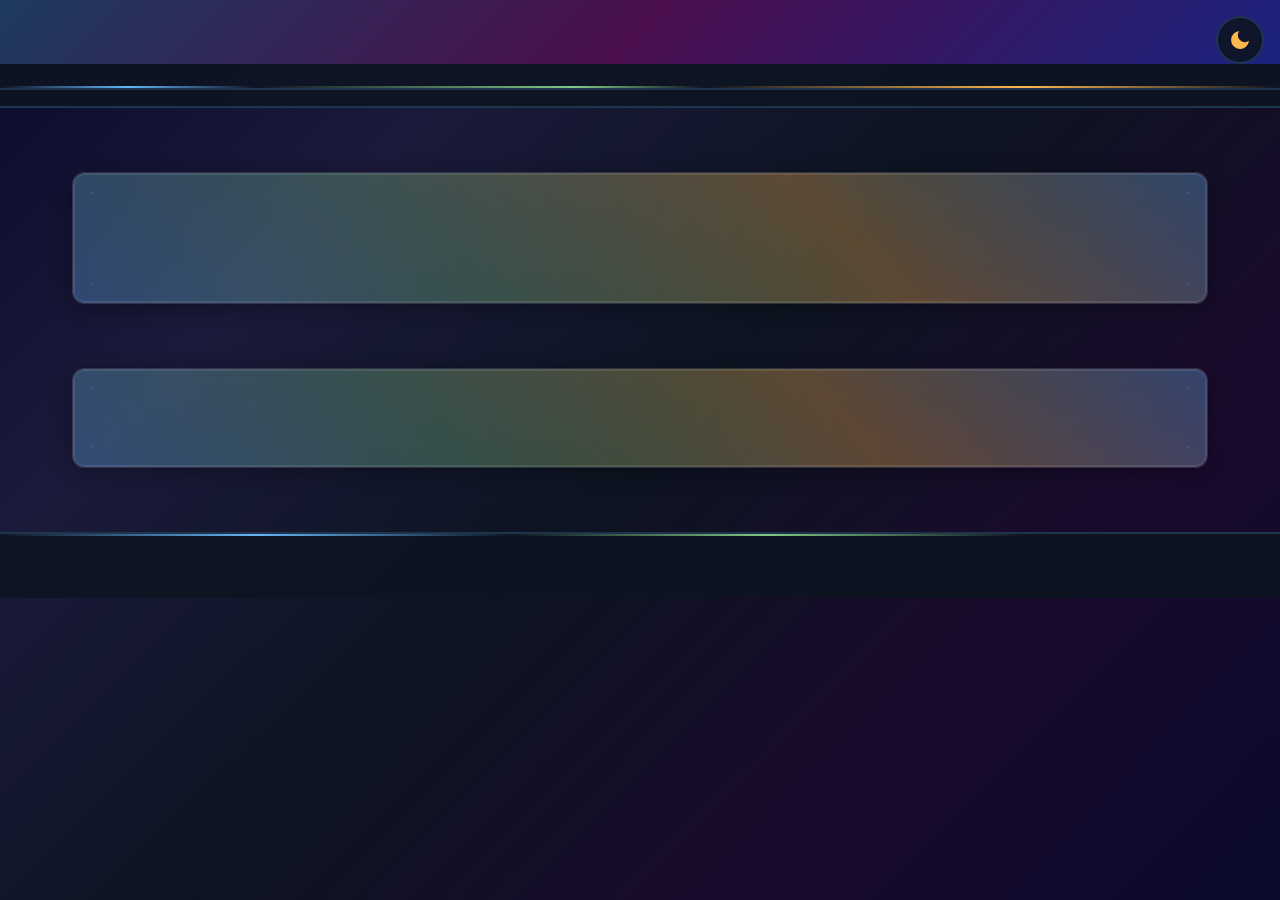
<file: service.html>
<!DOCTYPE html>
<html lang="en">

<head>
    <meta charset="UTF-8">
    <meta name="viewport" content="width=device-width, initial-scale=1.0">
    <title>Leadership & Service | Joshua S. Speagle</title>
    <meta name="description" content="Professional service and leadership roles by Joshua S. Speagle">
    <meta property="og:title" content="Leadership & Service | Joshua S. Speagle">
    <meta property="og:description" content="Professional service and leadership roles by Joshua S. Speagle.">
    <meta property="og:type" content="website">
    <meta property="og:url" content="https://joshspeagle.com/service.html">
    <meta property="og:image" content="https://joshspeagle.com/assets/images/NSERC_Speagle_Joshua_thumbnail.jpg">
    <meta name="twitter:card" content="summary">
    <link rel="canonical" href="https://joshspeagle.com/service.html">

    <!-- Optimized font loading -->
    <link rel="preconnect" href="https://fonts.googleapis.com">
    <link rel="preconnect" href="https://fonts.gstatic.com" crossorigin>
    <link href="https://fonts.googleapis.com/css2?family=Inter:wght@300;400;500;600;700&display=swap" rel="stylesheet">

    <!-- Theme Variables (must load first for CSS custom properties) -->
    <link rel="stylesheet" href="assets/css/theme-variables.css">

    <!-- CSS Files -->
    <link rel="stylesheet" href="assets/css/main.css">
    <link rel="stylesheet" href="assets/css/components.css">
    <link rel="stylesheet" href="assets/css/circuit-components.css">
    <link rel="stylesheet" href="assets/css/mobile.css">

    <!-- Immediate theme detection (prevents flash of wrong theme) -->
    <script>
        (function() {
            const theme = localStorage.getItem('preferred-theme') || 'dark';
            document.documentElement.setAttribute('data-theme', theme);
            document.documentElement.classList.add('no-transition');
        })();
    </script>
</head>

<body class="gradient-bg-main">
    <!-- Skip link for accessibility -->
    <a href="#main-content" class="skip-link">Skip to main content</a>
    
    <!-- Header -->
    <header class="header">
        <div class="header-content">
            <!-- Content will be loaded dynamically -->
        </div>
    </header>

    <!-- Quick Links Bar -->
    <div class="quick-links-bar">
        <div class="container">
            <div class="quick-links-inline">
                <!-- Quick links will be loaded dynamically -->
            </div>
        </div>
    </div>

    <!-- Navigation -->
    <nav class="nav">
        <div class="nav-container">
            <!-- Navigation will be loaded dynamically -->
        </div>
    </nav>

    <!-- Main Content -->
    <div class="container">
        <main id="main-content">
            <!-- Page Header -->
            <section class="page-header section">
                <h1 id="page-title"><!-- Title will be loaded dynamically --></h1>
                <p id="page-tagline" class="tagline"><!-- Tagline will be loaded dynamically --></p>
            </section>

            <!-- Main Content Section -->
            <section id="service-content" class="section">
                <!-- Content will be loaded dynamically -->
            </section>
        </main>
    </div>

    <!-- Footer -->
    <footer class="footer">
        <div class="container">
            <!-- Footer content will be loaded dynamically -->
        </div>
    </footer>

    <!-- Page Configuration -->
    <script>
        window.currentPage = 'service';
    </script>

    <!-- Content Loader (loads before modules for content rendering) -->
    <script src="assets/js/content-loader.js"></script>

    <!-- Main Application Module (ES6 - imports theme, navigation, animations) -->
    <script type="module" src="assets/js/main.js"></script>
</body>

</html>
</file>
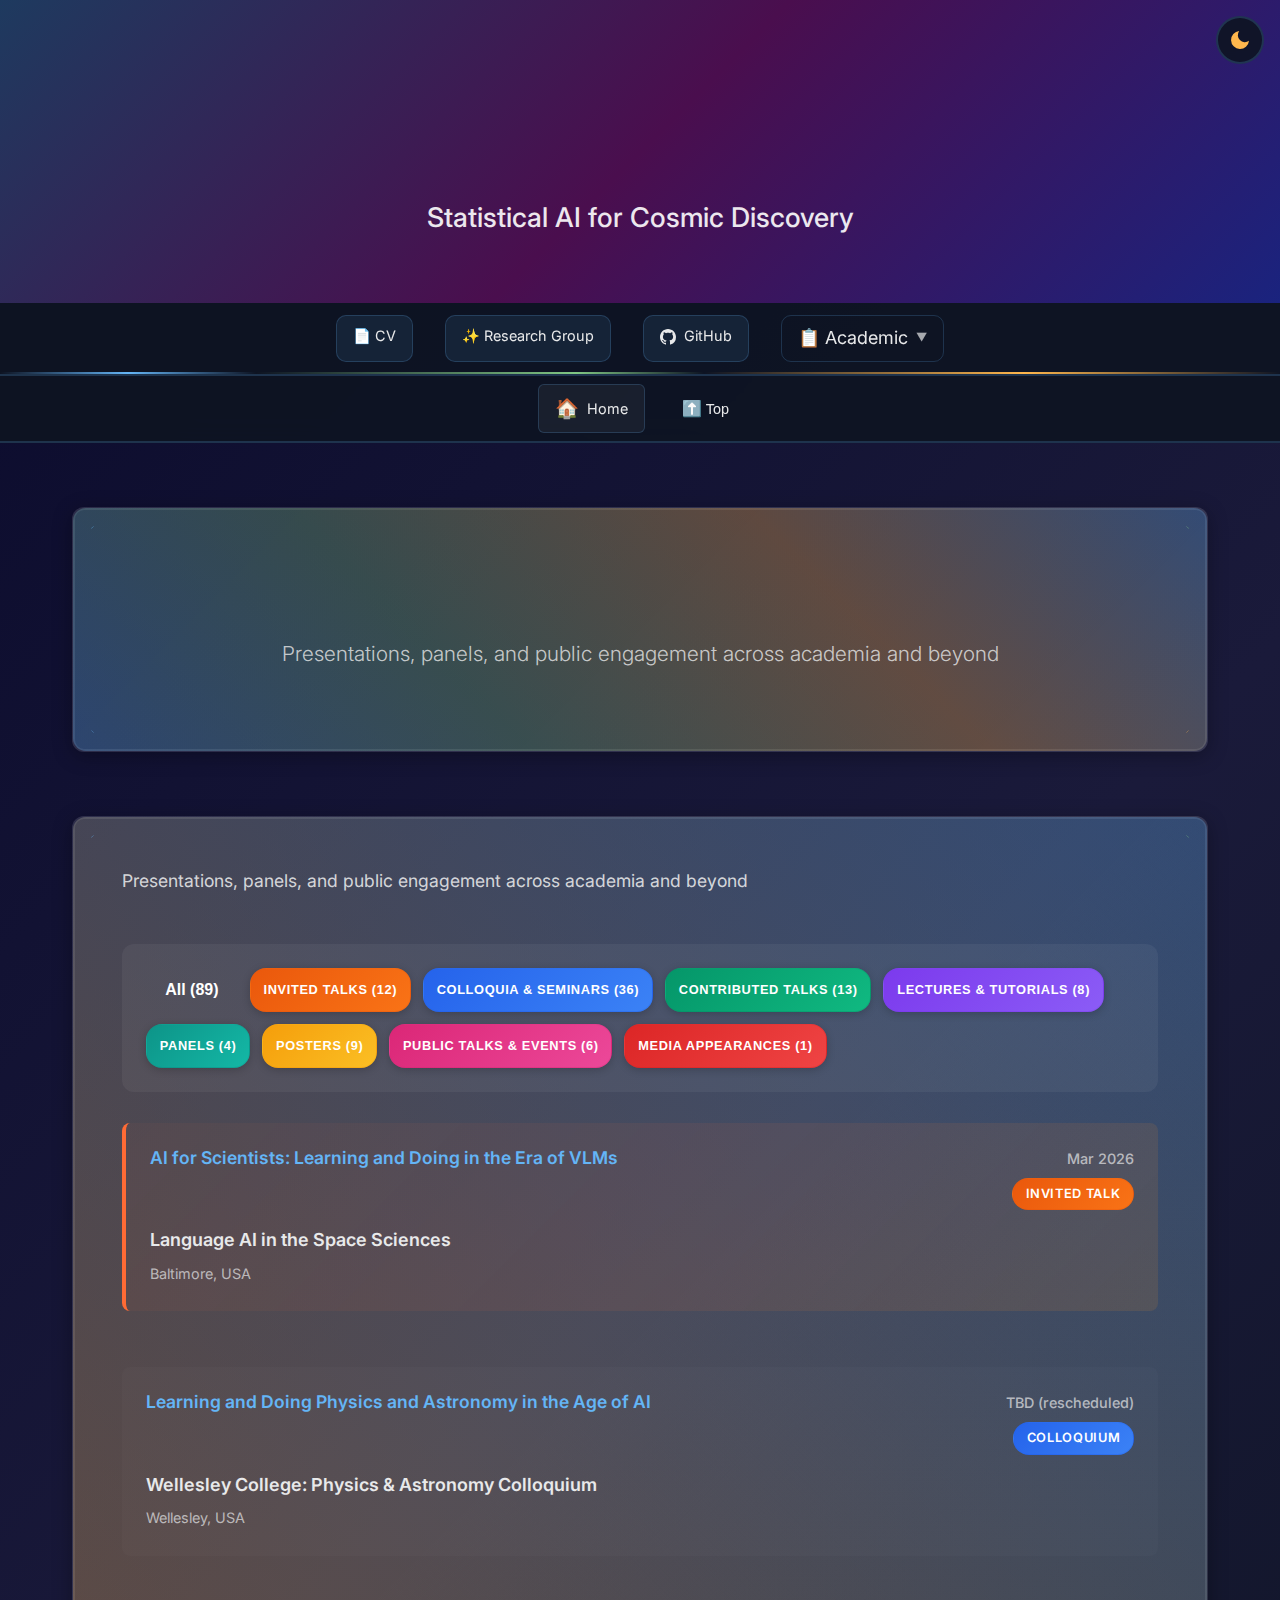
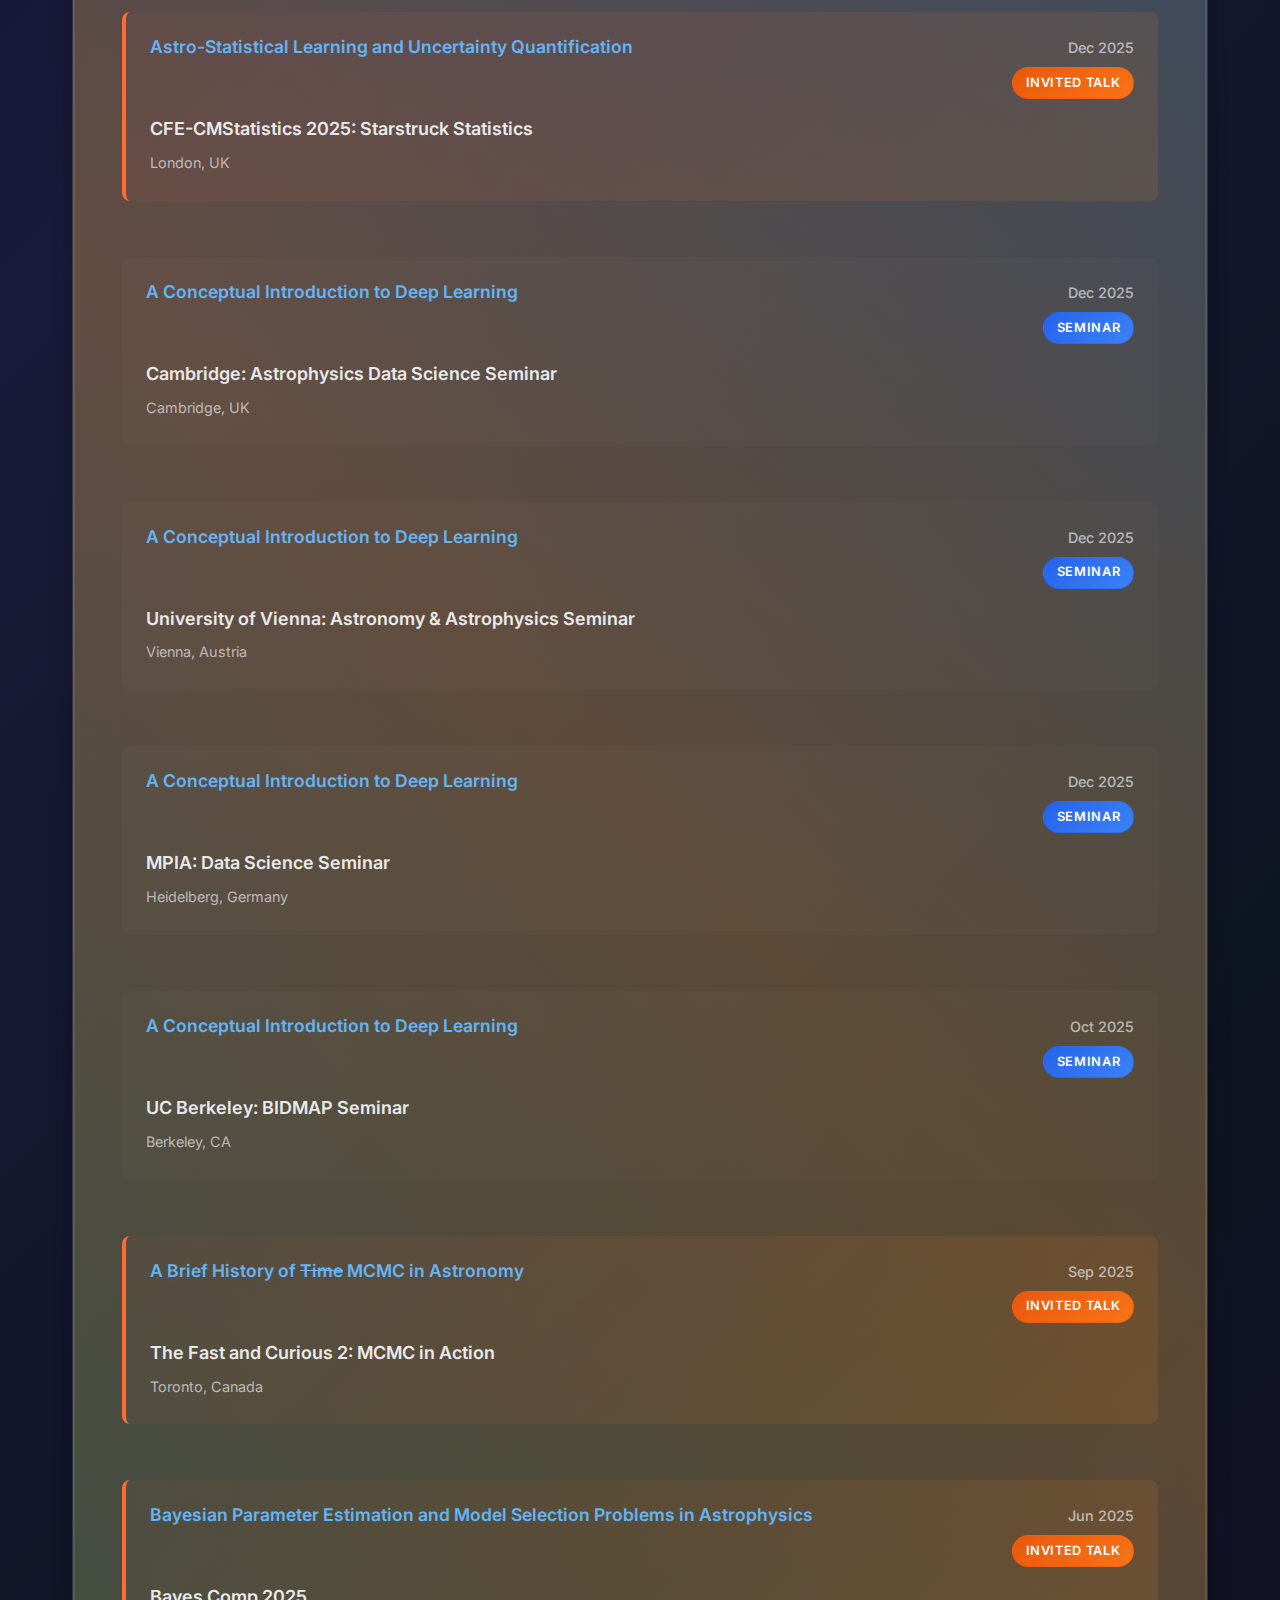
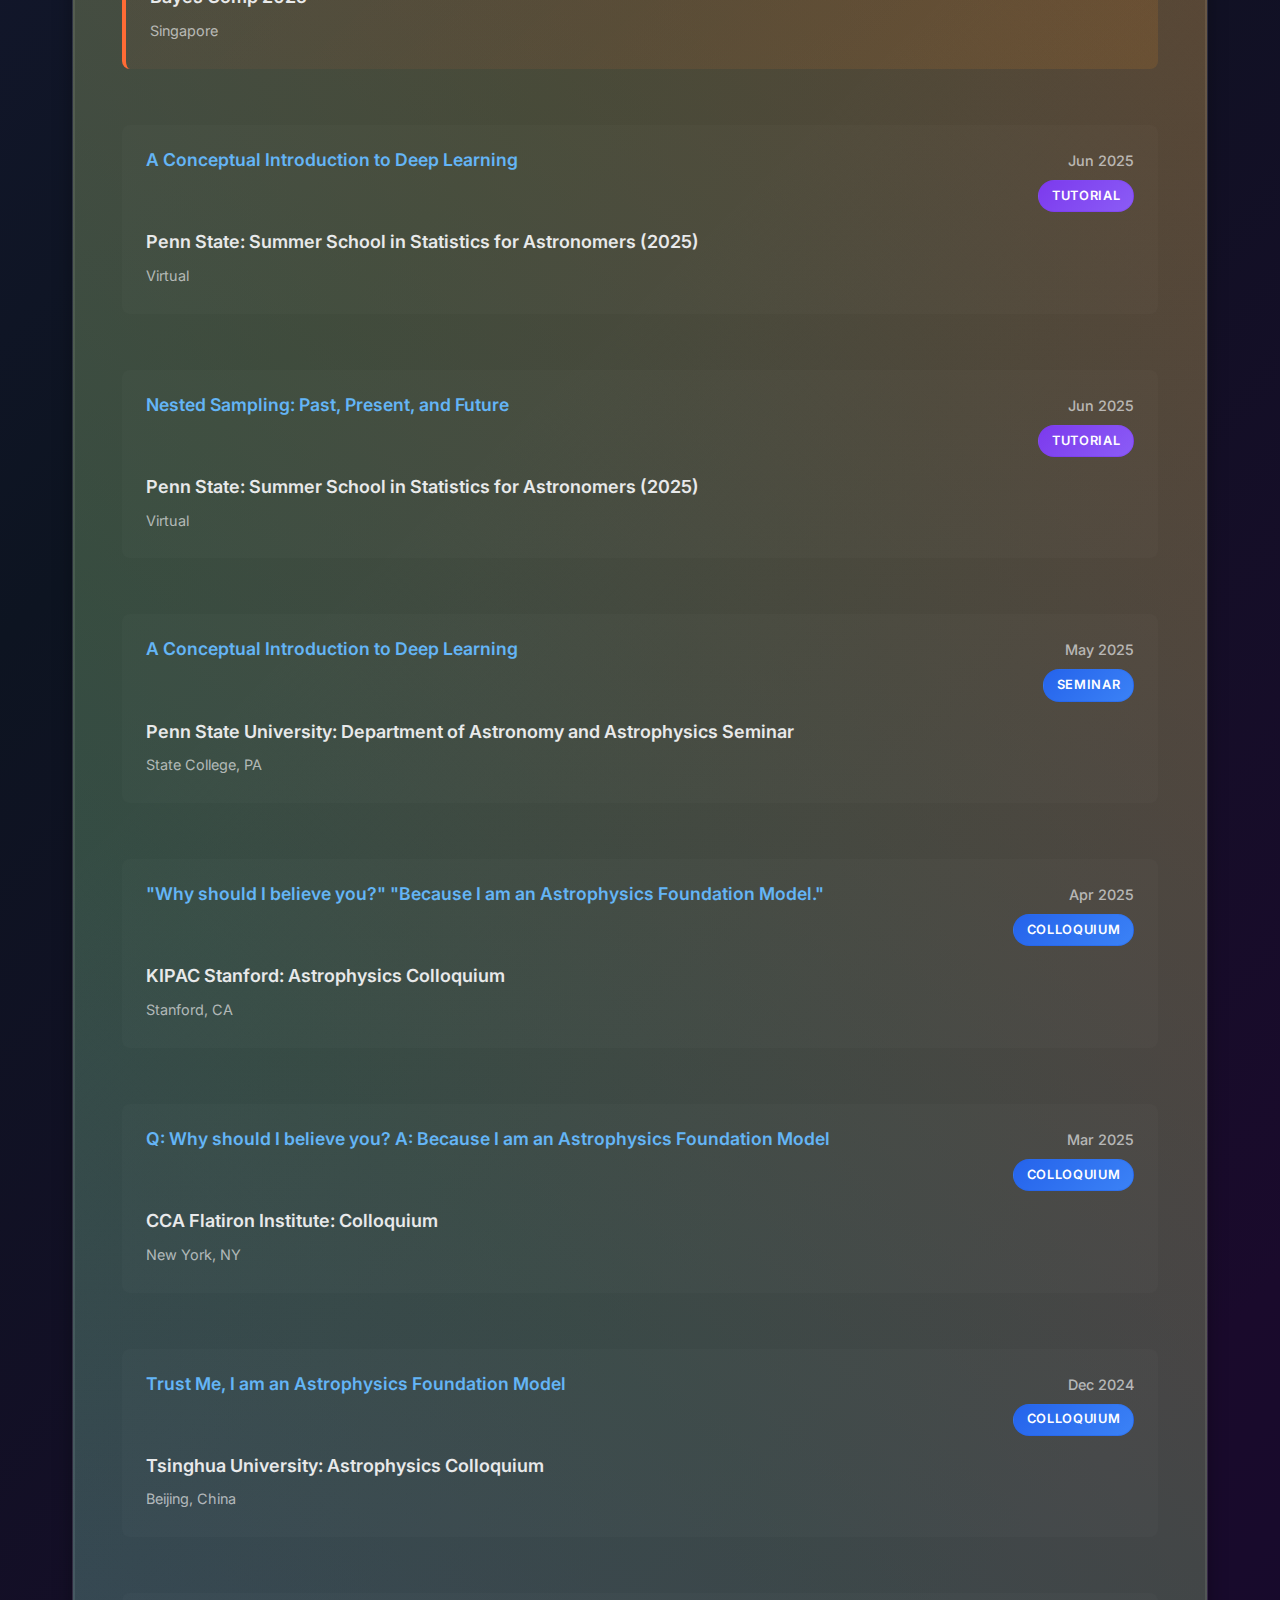
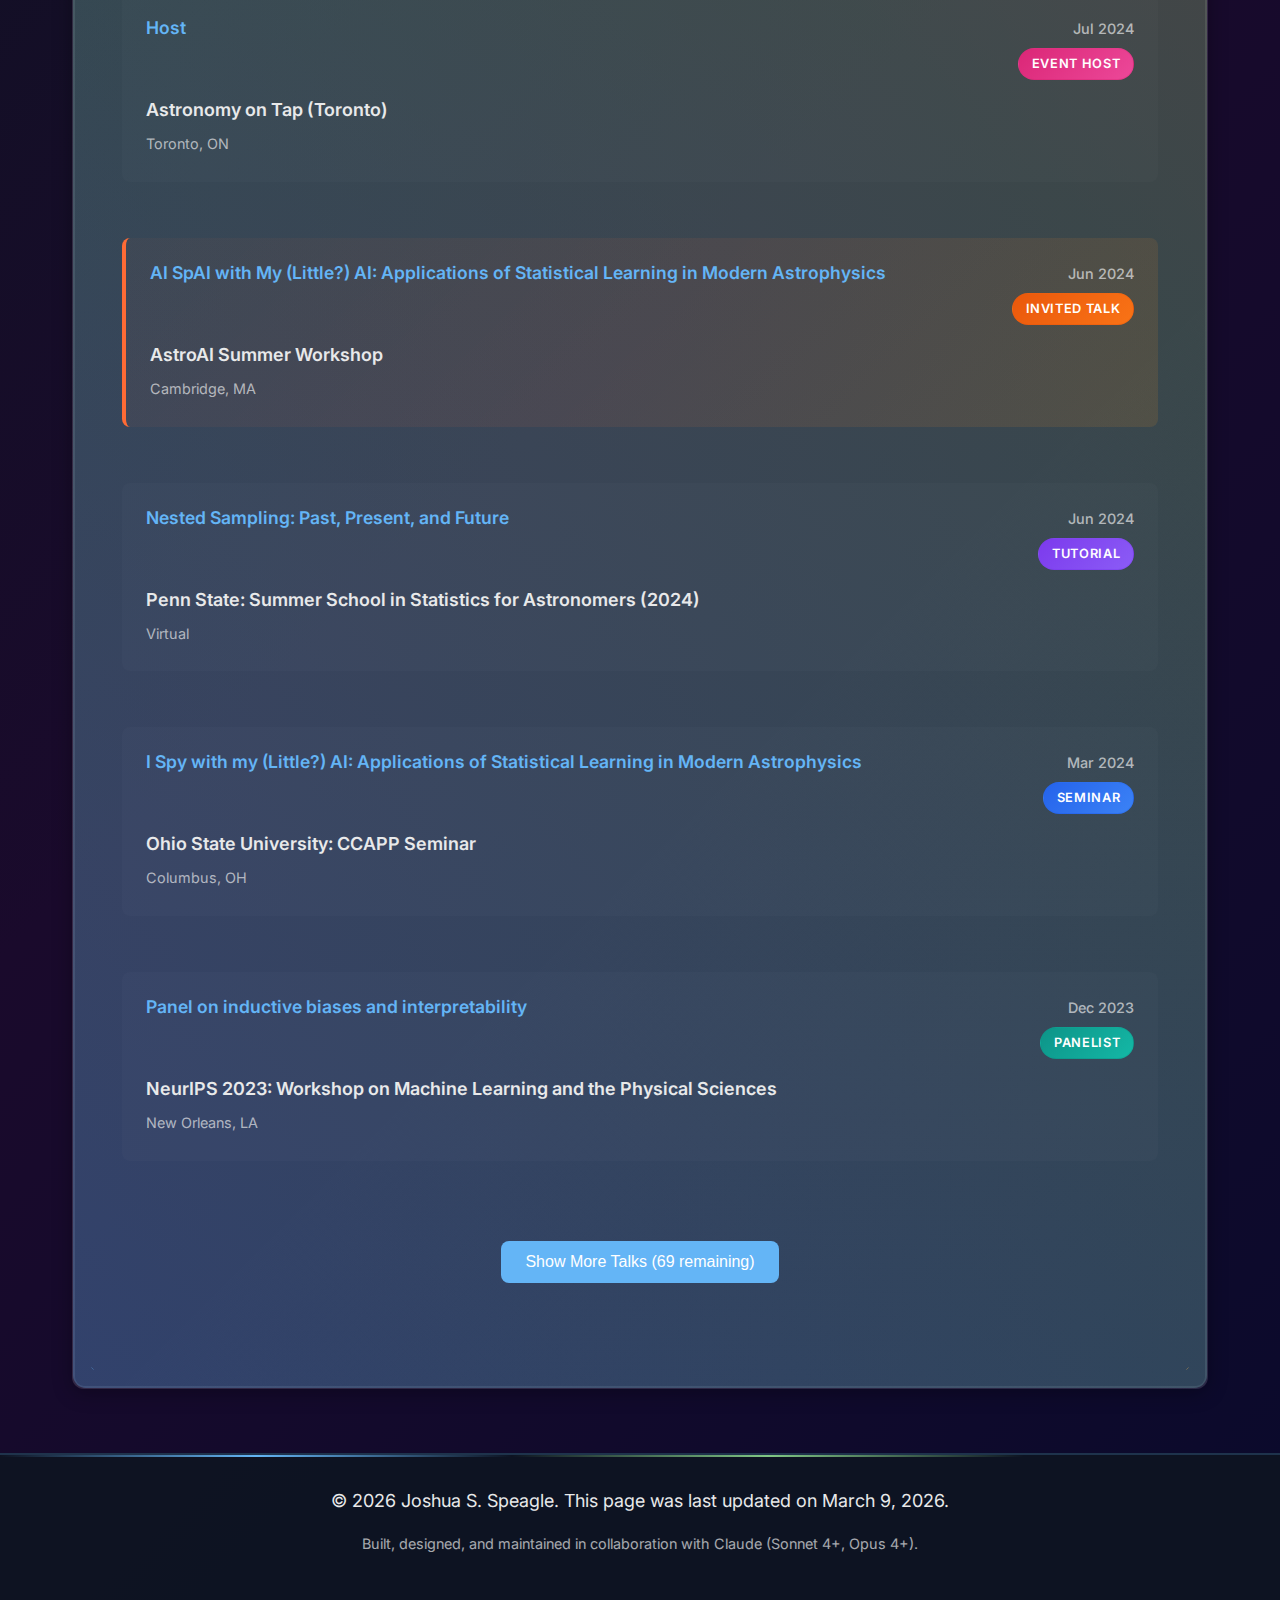
<file: talks.html>
<!DOCTYPE html>
<html lang="en">

<head>
    <meta charset="UTF-8">
    <meta name="viewport" content="width=device-width, initial-scale=1.0">
    <title>Talks | Joshua S. Speagle</title>
    <meta name="description" content="Conference presentations and public speaking engagements by Joshua S. Speagle">
    <meta property="og:title" content="Talks | Joshua S. Speagle">
    <meta property="og:description" content="Conference presentations and public speaking engagements by Joshua S. Speagle.">
    <meta property="og:type" content="website">
    <meta property="og:url" content="https://joshspeagle.com/talks.html">
    <meta property="og:image" content="https://joshspeagle.com/assets/images/NSERC_Speagle_Joshua_thumbnail.jpg">
    <meta name="twitter:card" content="summary">
    <link rel="canonical" href="https://joshspeagle.com/talks.html">

    <!-- Optimized font loading -->
    <link rel="preconnect" href="https://fonts.googleapis.com">
    <link rel="preconnect" href="https://fonts.gstatic.com" crossorigin>
    <link href="https://fonts.googleapis.com/css2?family=Inter:wght@300;400;500;600;700&display=swap" rel="stylesheet">

    <!-- Theme Variables (must load first for CSS custom properties) -->
    <link rel="stylesheet" href="assets/css/theme-variables.css">

    <!-- CSS Files -->
    <link rel="stylesheet" href="assets/css/main.css">
    <link rel="stylesheet" href="assets/css/components.css">
    <link rel="stylesheet" href="assets/css/circuit-components.css">
    <link rel="stylesheet" href="assets/css/mobile.css">

    <!-- Immediate theme detection (prevents flash of wrong theme) -->
    <script>
        (function() {
            const theme = localStorage.getItem('preferred-theme') || 'dark';
            document.documentElement.setAttribute('data-theme', theme);
            document.documentElement.classList.add('no-transition');
        })();
    </script>
</head>

<body class="gradient-bg-main">
    <!-- Skip link for accessibility -->
    <a href="#main-content" class="skip-link">Skip to main content</a>
    
    <!-- Header -->
    <header class="header">
        <div class="header-content">
<h1 class="name">Joshua S. Speagle</h1>
<p class="chinese-name">(沈佳士)</p>
<p class="tagline">Statistical AI for Cosmic Discovery</p>
</div>
    </header>

    <!-- Quick Links Bar -->
    <div class="quick-links-bar">
        <div class="container">
            <div class="quick-links-inline">
<a href="https://joshspeagle.com/bio-cv/CV_speagle.pdf" class="quick-link-inline" aria-label="Download CV PDF">📄 CV</a><a href="https://astrostatuoft.com/" class="quick-link-inline" aria-label="Visit Astrostatistics Research Team website">✨ Research Group</a><a href="https://github.com/joshspeagle/" class="quick-link-inline" aria-label="Visit GitHub profile"><svg width="16" height="16" viewBox="0 0 16 16" fill="currentColor" style="vertical-align: middle; margin-right: 4px;"><path d="M8 0C3.58 0 0 3.58 0 8c0 3.54 2.29 6.53 5.47 7.59.4.07.55-.17.55-.38 0-.19-.01-.82-.01-1.49-2.01.37-2.53-.49-2.69-.94-.09-.23-.48-.94-.82-1.13-.28-.15-.68-.52-.01-.53.63-.01 1.08.58 1.23.82.72 1.21 1.87.87 2.33.66.07-.52.28-.87.51-1.07-1.78-.2-3.64-.89-3.64-3.95 0-.87.31-1.59.82-2.15-.08-.2-.36-1.02.08-2.12 0 0 .67-.21 2.2.82.64-.18 1.32-.27 2-.27.68 0 1.36.09 2 .27 1.53-1.04 2.2-.82 2.2-.82.44 1.1.16 1.92.08 2.12.51.56.82 1.27.82 2.15 0 3.07-1.87 3.75-3.65 3.95.29.25.54.73.54 1.48 0 1.07-.01 1.93-.01 2.2 0 .21.15.46.55.38A8.013 8.013 0 0016 8c0-4.42-3.58-8-8-8z"/></svg> GitHub</a><div class="quick-link-dropdown"><button class="quick-link-inline dropdown-toggle" aria-expanded="false" aria-haspopup="true" aria-label="Academic pages and resources">📋 Academic<span class="dropdown-arrow">▼</span></button><div class="dropdown-menu"><a href="mentorship.html" class="dropdown-item">Mentorship</a><a href="publications.html" class="dropdown-item">Publications</a><a href="talks.html" class="dropdown-item">Talks</a><a href="teaching.html" class="dropdown-item">Teaching</a><a href="awards.html" class="dropdown-item">Awards</a><a href="service.html" class="dropdown-item">Service</a></div></div>
</div>
        </div>
    </div>

    <!-- Navigation -->
    <nav class="nav">
        <div class="nav-container">
<a href="index.html" class="nav-link home-button"><span class="home-icon">🏠</span> Home</a><button class="nav-link top-button" data-action="scroll-top" type="button" aria-label="Scroll to top"><span class="top-icon">⬆️</span> Top</button>
</div>
    </nav>

    <!-- Main Content -->
    <div class="container">
        <main id="main-content">
            <!-- Page Header -->
            <section class="page-header section">
                <h1 id="page-title">Talks & Events</h1>
                <p id="page-tagline" class="tagline">Presentations, panels, and public engagement across academia and beyond</p>
            </section>

            <!-- Main Content Section -->
            <section id="talks-content" class="section">
<div class="page-intro">
<p>Presentations, panels, and public engagement across academia and beyond</p>
</div>
<nav class="talks-filters" role="navigation" aria-label="Filter talks by category">
<button class="filter-btn active" data-filter="all" aria-pressed="true" aria-label="Reset to show all categories, 89 talks total">
All (89)
</button>
<button class="filter-btn talk-badge talk-badge-amber" data-filter="invited" aria-pressed="true" aria-label="Toggle Invited Talks, 12 talks">
Invited Talks (12)
</button>
<button class="filter-btn talk-badge talk-badge-blue" data-filter="colloquia" aria-pressed="true" aria-label="Toggle Colloquia & Seminars, 36 talks">
Colloquia & Seminars (36)
</button>
<button class="filter-btn talk-badge talk-badge-green" data-filter="contributed" aria-pressed="true" aria-label="Toggle Contributed Talks, 13 talks">
Contributed Talks (13)
</button>
<button class="filter-btn talk-badge talk-badge-purple" data-filter="lectures" aria-pressed="true" aria-label="Toggle Lectures & Tutorials, 8 talks">
Lectures & Tutorials (8)
</button>
<button class="filter-btn talk-badge talk-badge-teal" data-filter="panels" aria-pressed="true" aria-label="Toggle Panels, 4 talks">
Panels (4)
</button>
<button class="filter-btn talk-badge talk-badge-orange" data-filter="posters" aria-pressed="true" aria-label="Toggle Posters, 9 talks">
Posters (9)
</button>
<button class="filter-btn talk-badge talk-badge-pink" data-filter="public" aria-pressed="true" aria-label="Toggle Public Talks & Events, 6 talks">
Public Talks & Events (6)
</button>
<button class="filter-btn talk-badge talk-badge-red" data-filter="media" aria-pressed="true" aria-label="Toggle Media Appearances, 1 talks">
Media Appearances (1)
</button>
</nav>
<div aria-live="polite" aria-atomic="true" class="sr-only" id="filter-status"></div>
<div class="talks-list" role="list">
<article class="talk-item invited-talk" role="listitem" data-category="invited" aria-labelledby="talk-0-title">
<div class="talk-header">
<h4 class="talk-title" id="talk-0-title" aria-label="AI for Scientists: Learning and Doing in the Era of VLMs, Invited Talk at Language AI in the Space Sciences, Mar 2026">
AI for Scientists: Learning and Doing in the Era of VLMs
</h4>
<div class="talk-meta">
<time class="talk-date" datetime="2026-03">Mar 2026</time>
<span class="talk-type talk-badge talk-badge-amber" role="text">Invited Talk</span>
</div>
</div>

<div class="talk-details" aria-describedby="talk-0-title">
<div class="talk-venue">
<strong aria-label="Event: Language AI in the Space Sciences">Language AI in the Space Sciences</strong>
<span class="talk-location" aria-label="Location: Baltimore, USA">Baltimore, USA</span>
</div>
</div>
</article>
<article class="talk-item" role="listitem" data-category="colloquia" aria-labelledby="talk-1-title">
<div class="talk-header">
<h4 class="talk-title" id="talk-1-title" aria-label="Learning and Doing Physics and Astronomy in the Age of AI, Colloquium at Wellesley College: Physics & Astronomy Colloquium, TBD (rescheduled)">
Learning and Doing Physics and Astronomy in the Age of AI
</h4>
<div class="talk-meta">
<time class="talk-date" datetime="2026-01">TBD (rescheduled)</time>
<span class="talk-type talk-badge talk-badge-blue" role="text">Colloquium</span>
</div>
</div>

<div class="talk-details" aria-describedby="talk-1-title">
<div class="talk-venue">
<strong aria-label="Event: Wellesley College: Physics & Astronomy Colloquium">Wellesley College: Physics & Astronomy Colloquium</strong>
<span class="talk-location" aria-label="Location: Wellesley, USA">Wellesley, USA</span>
</div>
</div>
</article>
<article class="talk-item invited-talk" role="listitem" data-category="invited" aria-labelledby="talk-2-title">
<div class="talk-header">
<h4 class="talk-title" id="talk-2-title" aria-label="Astro-Statistical Learning and Uncertainty Quantification, Invited Talk at CFE-CMStatistics 2025: Starstruck Statistics, Dec 2025">
Astro-Statistical Learning and Uncertainty Quantification
</h4>
<div class="talk-meta">
<time class="talk-date" datetime="2025-12">Dec 2025</time>
<span class="talk-type talk-badge talk-badge-amber" role="text">Invited Talk</span>
</div>
</div>

<div class="talk-details" aria-describedby="talk-2-title">
<div class="talk-venue">
<strong aria-label="Event: CFE-CMStatistics 2025: Starstruck Statistics">CFE-CMStatistics 2025: Starstruck Statistics</strong>
<span class="talk-location" aria-label="Location: London, UK">London, UK</span>
</div>
</div>
</article>
<article class="talk-item" role="listitem" data-category="colloquia" aria-labelledby="talk-3-title">
<div class="talk-header">
<h4 class="talk-title" id="talk-3-title" aria-label="A Conceptual Introduction to Deep Learning, Seminar at Cambridge: Astrophysics Data Science Seminar, Dec 2025">
A Conceptual Introduction to Deep Learning
</h4>
<div class="talk-meta">
<time class="talk-date" datetime="2025-12">Dec 2025</time>
<span class="talk-type talk-badge talk-badge-blue" role="text">Seminar</span>
</div>
</div>

<div class="talk-details" aria-describedby="talk-3-title">
<div class="talk-venue">
<strong aria-label="Event: Cambridge: Astrophysics Data Science Seminar">Cambridge: Astrophysics Data Science Seminar</strong>
<span class="talk-location" aria-label="Location: Cambridge, UK">Cambridge, UK</span>
</div>
</div>
</article>
<article class="talk-item" role="listitem" data-category="colloquia" aria-labelledby="talk-4-title">
<div class="talk-header">
<h4 class="talk-title" id="talk-4-title" aria-label="A Conceptual Introduction to Deep Learning, Seminar at University of Vienna: Astronomy & Astrophysics Seminar, Dec 2025">
A Conceptual Introduction to Deep Learning
</h4>
<div class="talk-meta">
<time class="talk-date" datetime="2025-12">Dec 2025</time>
<span class="talk-type talk-badge talk-badge-blue" role="text">Seminar</span>
</div>
</div>

<div class="talk-details" aria-describedby="talk-4-title">
<div class="talk-venue">
<strong aria-label="Event: University of Vienna: Astronomy & Astrophysics Seminar">University of Vienna: Astronomy & Astrophysics Seminar</strong>
<span class="talk-location" aria-label="Location: Vienna, Austria">Vienna, Austria</span>
</div>
</div>
</article>
<article class="talk-item" role="listitem" data-category="colloquia" aria-labelledby="talk-5-title">
<div class="talk-header">
<h4 class="talk-title" id="talk-5-title" aria-label="A Conceptual Introduction to Deep Learning, Seminar at MPIA: Data Science Seminar, Dec 2025">
A Conceptual Introduction to Deep Learning
</h4>
<div class="talk-meta">
<time class="talk-date" datetime="2025-12">Dec 2025</time>
<span class="talk-type talk-badge talk-badge-blue" role="text">Seminar</span>
</div>
</div>

<div class="talk-details" aria-describedby="talk-5-title">
<div class="talk-venue">
<strong aria-label="Event: MPIA: Data Science Seminar">MPIA: Data Science Seminar</strong>
<span class="talk-location" aria-label="Location: Heidelberg, Germany">Heidelberg, Germany</span>
</div>
</div>
</article>
<article class="talk-item" role="listitem" data-category="colloquia" aria-labelledby="talk-6-title">
<div class="talk-header">
<h4 class="talk-title" id="talk-6-title" aria-label="A Conceptual Introduction to Deep Learning, Seminar at UC Berkeley: BIDMAP Seminar, Oct 2025">
A Conceptual Introduction to Deep Learning
</h4>
<div class="talk-meta">
<time class="talk-date" datetime="2025-10">Oct 2025</time>
<span class="talk-type talk-badge talk-badge-blue" role="text">Seminar</span>
</div>
</div>

<div class="talk-details" aria-describedby="talk-6-title">
<div class="talk-venue">
<strong aria-label="Event: UC Berkeley: BIDMAP Seminar">UC Berkeley: BIDMAP Seminar</strong>
<span class="talk-location" aria-label="Location: Berkeley, CA">Berkeley, CA</span>
</div>
</div>
</article>
<article class="talk-item invited-talk" role="listitem" data-category="invited" aria-labelledby="talk-7-title">
<div class="talk-header">
<h4 class="talk-title" id="talk-7-title" aria-label="A Brief History of <s>Time</s> MCMC in Astronomy, Invited Talk at The Fast and Curious 2: MCMC in Action, Sep 2025">
A Brief History of <s>Time</s> MCMC in Astronomy
</h4>
<div class="talk-meta">
<time class="talk-date" datetime="2025-09">Sep 2025</time>
<span class="talk-type talk-badge talk-badge-amber" role="text">Invited Talk</span>
</div>
</div>

<div class="talk-details" aria-describedby="talk-7-title">
<div class="talk-venue">
<strong aria-label="Event: The Fast and Curious 2: MCMC in Action">The Fast and Curious 2: MCMC in Action</strong>
<span class="talk-location" aria-label="Location: Toronto, Canada">Toronto, Canada</span>
</div>
</div>
</article>
<article class="talk-item invited-talk" role="listitem" data-category="invited" aria-labelledby="talk-8-title">
<div class="talk-header">
<h4 class="talk-title" id="talk-8-title" aria-label="Bayesian Parameter Estimation and Model Selection Problems in Astrophysics, Invited Talk at Bayes Comp 2025, Jun 2025">
Bayesian Parameter Estimation and Model Selection Problems in Astrophysics
</h4>
<div class="talk-meta">
<time class="talk-date" datetime="2025-06">Jun 2025</time>
<span class="talk-type talk-badge talk-badge-amber" role="text">Invited Talk</span>
</div>
</div>

<div class="talk-details" aria-describedby="talk-8-title">
<div class="talk-venue">
<strong aria-label="Event: Bayes Comp 2025">Bayes Comp 2025</strong>
<span class="talk-location" aria-label="Location: Singapore">Singapore</span>
</div>
</div>
</article>
<article class="talk-item" role="listitem" data-category="lectures" aria-labelledby="talk-9-title">
<div class="talk-header">
<h4 class="talk-title" id="talk-9-title" aria-label="A Conceptual Introduction to Deep Learning, Tutorial at Penn State: Summer School in Statistics for Astronomers (2025), Jun 2025">
A Conceptual Introduction to Deep Learning
</h4>
<div class="talk-meta">
<time class="talk-date" datetime="2025-06">Jun 2025</time>
<span class="talk-type talk-badge talk-badge-purple" role="text">Tutorial</span>
</div>
</div>

<div class="talk-details" aria-describedby="talk-9-title">
<div class="talk-venue">
<strong aria-label="Event: Penn State: Summer School in Statistics for Astronomers (2025)">Penn State: Summer School in Statistics for Astronomers (2025)</strong>
<span class="talk-location" aria-label="Location: Virtual">Virtual</span>
</div>
</div>
</article>
<article class="talk-item" role="listitem" data-category="lectures" aria-labelledby="talk-10-title">
<div class="talk-header">
<h4 class="talk-title" id="talk-10-title" aria-label="Nested Sampling: Past, Present, and Future, Tutorial at Penn State: Summer School in Statistics for Astronomers (2025), Jun 2025">
Nested Sampling: Past, Present, and Future
</h4>
<div class="talk-meta">
<time class="talk-date" datetime="2025-06">Jun 2025</time>
<span class="talk-type talk-badge talk-badge-purple" role="text">Tutorial</span>
</div>
</div>

<div class="talk-details" aria-describedby="talk-10-title">
<div class="talk-venue">
<strong aria-label="Event: Penn State: Summer School in Statistics for Astronomers (2025)">Penn State: Summer School in Statistics for Astronomers (2025)</strong>
<span class="talk-location" aria-label="Location: Virtual">Virtual</span>
</div>
</div>
</article>
<article class="talk-item" role="listitem" data-category="colloquia" aria-labelledby="talk-11-title">
<div class="talk-header">
<h4 class="talk-title" id="talk-11-title" aria-label="A Conceptual Introduction to Deep Learning, Seminar at Penn State University: Department of Astronomy and Astrophysics Seminar, May 2025">
A Conceptual Introduction to Deep Learning
</h4>
<div class="talk-meta">
<time class="talk-date" datetime="2025-05">May 2025</time>
<span class="talk-type talk-badge talk-badge-blue" role="text">Seminar</span>
</div>
</div>

<div class="talk-details" aria-describedby="talk-11-title">
<div class="talk-venue">
<strong aria-label="Event: Penn State University: Department of Astronomy and Astrophysics Seminar">Penn State University: Department of Astronomy and Astrophysics Seminar</strong>
<span class="talk-location" aria-label="Location: State College, PA">State College, PA</span>
</div>
</div>
</article>
<article class="talk-item" role="listitem" data-category="colloquia" aria-labelledby="talk-12-title">
<div class="talk-header">
<h4 class="talk-title" id="talk-12-title" aria-label=""Why should I believe you?" "Because I am an Astrophysics Foundation Model.", Colloquium at KIPAC Stanford: Astrophysics Colloquium, Apr 2025">
"Why should I believe you?" "Because I am an Astrophysics Foundation Model."
</h4>
<div class="talk-meta">
<time class="talk-date" datetime="2025-04">Apr 2025</time>
<span class="talk-type talk-badge talk-badge-blue" role="text">Colloquium</span>
</div>
</div>

<div class="talk-details" aria-describedby="talk-12-title">
<div class="talk-venue">
<strong aria-label="Event: KIPAC Stanford: Astrophysics Colloquium">KIPAC Stanford: Astrophysics Colloquium</strong>
<span class="talk-location" aria-label="Location: Stanford, CA">Stanford, CA</span>
</div>
</div>
</article>
<article class="talk-item" role="listitem" data-category="colloquia" aria-labelledby="talk-13-title">
<div class="talk-header">
<h4 class="talk-title" id="talk-13-title" aria-label="Q: Why should I believe you? A: Because I am an Astrophysics Foundation Model, Colloquium at CCA Flatiron Institute: Colloquium, Mar 2025">
Q: Why should I believe you? A: Because I am an Astrophysics Foundation Model
</h4>
<div class="talk-meta">
<time class="talk-date" datetime="2025-03">Mar 2025</time>
<span class="talk-type talk-badge talk-badge-blue" role="text">Colloquium</span>
</div>
</div>

<div class="talk-details" aria-describedby="talk-13-title">
<div class="talk-venue">
<strong aria-label="Event: CCA Flatiron Institute: Colloquium">CCA Flatiron Institute: Colloquium</strong>
<span class="talk-location" aria-label="Location: New York, NY">New York, NY</span>
</div>
</div>
</article>
<article class="talk-item" role="listitem" data-category="colloquia" aria-labelledby="talk-14-title">
<div class="talk-header">
<h4 class="talk-title" id="talk-14-title" aria-label="Trust Me, I am an Astrophysics Foundation Model, Colloquium at Tsinghua University: Astrophysics Colloquium, Dec 2024">
Trust Me, I am an Astrophysics Foundation Model
</h4>
<div class="talk-meta">
<time class="talk-date" datetime="2024-12">Dec 2024</time>
<span class="talk-type talk-badge talk-badge-blue" role="text">Colloquium</span>
</div>
</div>

<div class="talk-details" aria-describedby="talk-14-title">
<div class="talk-venue">
<strong aria-label="Event: Tsinghua University: Astrophysics Colloquium">Tsinghua University: Astrophysics Colloquium</strong>
<span class="talk-location" aria-label="Location: Beijing, China">Beijing, China</span>
</div>
</div>
</article>
<article class="talk-item" role="listitem" data-category="public" aria-labelledby="talk-15-title">
<div class="talk-header">
<h4 class="talk-title" id="talk-15-title" aria-label="Host, Event Host at Astronomy on Tap (Toronto), Jul 2024">
Host
</h4>
<div class="talk-meta">
<time class="talk-date" datetime="2024-07">Jul 2024</time>
<span class="talk-type talk-badge talk-badge-pink" role="text">Event Host</span>
</div>
</div>

<div class="talk-details" aria-describedby="talk-15-title">
<div class="talk-venue">
<strong aria-label="Event: Astronomy on Tap (Toronto)">Astronomy on Tap (Toronto)</strong>
<span class="talk-location" aria-label="Location: Toronto, ON">Toronto, ON</span>
</div>
</div>
</article>
<article class="talk-item invited-talk" role="listitem" data-category="invited" aria-labelledby="talk-16-title">
<div class="talk-header">
<h4 class="talk-title" id="talk-16-title" aria-label="AI SpAI with My (Little?) AI: Applications of Statistical Learning in Modern Astrophysics, Invited Talk at AstroAI Summer Workshop, Jun 2024">
AI SpAI with My (Little?) AI: Applications of Statistical Learning in Modern Astrophysics
</h4>
<div class="talk-meta">
<time class="talk-date" datetime="2024-06">Jun 2024</time>
<span class="talk-type talk-badge talk-badge-amber" role="text">Invited Talk</span>
</div>
</div>

<div class="talk-details" aria-describedby="talk-16-title">
<div class="talk-venue">
<strong aria-label="Event: AstroAI Summer Workshop">AstroAI Summer Workshop</strong>
<span class="talk-location" aria-label="Location: Cambridge, MA">Cambridge, MA</span>
</div>
</div>
</article>
<article class="talk-item" role="listitem" data-category="lectures" aria-labelledby="talk-17-title">
<div class="talk-header">
<h4 class="talk-title" id="talk-17-title" aria-label="Nested Sampling: Past, Present, and Future, Tutorial at Penn State: Summer School in Statistics for Astronomers (2024), Jun 2024">
Nested Sampling: Past, Present, and Future
</h4>
<div class="talk-meta">
<time class="talk-date" datetime="2024-06">Jun 2024</time>
<span class="talk-type talk-badge talk-badge-purple" role="text">Tutorial</span>
</div>
</div>

<div class="talk-details" aria-describedby="talk-17-title">
<div class="talk-venue">
<strong aria-label="Event: Penn State: Summer School in Statistics for Astronomers (2024)">Penn State: Summer School in Statistics for Astronomers (2024)</strong>
<span class="talk-location" aria-label="Location: Virtual">Virtual</span>
</div>
</div>
</article>
<article class="talk-item" role="listitem" data-category="colloquia" aria-labelledby="talk-18-title">
<div class="talk-header">
<h4 class="talk-title" id="talk-18-title" aria-label="I Spy with my (Little?) AI: Applications of Statistical Learning in Modern Astrophysics, Seminar at Ohio State University: CCAPP Seminar, Mar 2024">
I Spy with my (Little?) AI: Applications of Statistical Learning in Modern Astrophysics
</h4>
<div class="talk-meta">
<time class="talk-date" datetime="2024-03">Mar 2024</time>
<span class="talk-type talk-badge talk-badge-blue" role="text">Seminar</span>
</div>
</div>

<div class="talk-details" aria-describedby="talk-18-title">
<div class="talk-venue">
<strong aria-label="Event: Ohio State University: CCAPP Seminar">Ohio State University: CCAPP Seminar</strong>
<span class="talk-location" aria-label="Location: Columbus, OH">Columbus, OH</span>
</div>
</div>
</article>
<article class="talk-item" role="listitem" data-category="panels" aria-labelledby="talk-19-title">
<div class="talk-header">
<h4 class="talk-title" id="talk-19-title" aria-label="Panel on inductive biases and interpretability, Panelist at NeurIPS 2023: Workshop on Machine Learning and the Physical Sciences, Dec 2023">
Panel on inductive biases and interpretability
</h4>
<div class="talk-meta">
<time class="talk-date" datetime="2023-12">Dec 2023</time>
<span class="talk-type talk-badge talk-badge-teal" role="text">Panelist</span>
</div>
</div>

<div class="talk-details" aria-describedby="talk-19-title">
<div class="talk-venue">
<strong aria-label="Event: NeurIPS 2023: Workshop on Machine Learning and the Physical Sciences">NeurIPS 2023: Workshop on Machine Learning and the Physical Sciences</strong>
<span class="talk-location" aria-label="Location: New Orleans, LA">New Orleans, LA</span>
</div>
</div>
</article>
<article class="talk-item" role="listitem" data-category="contributed" aria-labelledby="talk-20-title">
<div class="talk-header">
<h4 class="talk-title" id="talk-20-title" aria-label="SBI++: Extending Simulation-Based Inference to Censored and Out-of-Distribution Data, Contributed Talk at Banff International Research Station: Astrostatistics in Canada and Beyond, Nov 2023">
SBI++: Extending Simulation-Based Inference to Censored and Out-of-Distribution Data
</h4>
<div class="talk-meta">
<time class="talk-date" datetime="2023-11">Nov 2023</time>
<span class="talk-type talk-badge talk-badge-green" role="text">Contributed Talk</span>
</div>
</div>

<div class="talk-details" aria-describedby="talk-20-title">
<div class="talk-venue">
<strong aria-label="Event: Banff International Research Station: Astrostatistics in Canada and Beyond">Banff International Research Station: Astrostatistics in Canada and Beyond</strong>
<span class="talk-location" aria-label="Location: Banff, AB">Banff, AB</span>
</div>
</div>
</article>
<article class="talk-item" role="listitem" data-category="public" aria-labelledby="talk-21-title">
<div class="talk-header">
<h4 class="talk-title" id="talk-21-title" aria-label="The Role of AI in Modern Astrophysics, Public Talk at Christie Gardens Apartments & Care (Toronto), Nov 2023">
The Role of AI in Modern Astrophysics
</h4>
<div class="talk-meta">
<time class="talk-date" datetime="2023-11">Nov 2023</time>
<span class="talk-type talk-badge talk-badge-pink" role="text">Public Talk</span>
</div>
</div>

<div class="talk-details" aria-describedby="talk-21-title">
<div class="talk-venue">
<strong aria-label="Event: Christie Gardens Apartments & Care (Toronto)">Christie Gardens Apartments & Care (Toronto)</strong>
<span class="talk-location" aria-label="Location: Toronto, ON">Toronto, ON</span>
</div>
</div>
</article>
<article class="talk-item" role="listitem" data-category="colloquia" aria-labelledby="talk-22-title">
<div class="talk-header">
<h4 class="talk-title" id="talk-22-title" aria-label="Nested Sampling: Past, Present, & Future, Seminar at University of Guelph: Math & Stats Seminar, Oct 2023">
Nested Sampling: Past, Present, & Future
</h4>
<div class="talk-meta">
<time class="talk-date" datetime="2023-10">Oct 2023</time>
<span class="talk-type talk-badge talk-badge-blue" role="text">Seminar</span>
</div>
</div>

<div class="talk-details" aria-describedby="talk-22-title">
<div class="talk-venue">
<strong aria-label="Event: University of Guelph: Math & Stats Seminar">University of Guelph: Math & Stats Seminar</strong>
<span class="talk-location" aria-label="Location: Guelph, ON">Guelph, ON</span>
</div>
</div>
</article>
<article class="talk-item" role="listitem" data-category="colloquia" aria-labelledby="talk-23-title">
<div class="talk-header">
<h4 class="talk-title" id="talk-23-title" aria-label="Astrostatistical Thinking in Machine Learning Applications, Seminar at Université de Montréal: Astrophysics Seminar, Oct 2023">
Astrostatistical Thinking in Machine Learning Applications
</h4>
<div class="talk-meta">
<time class="talk-date" datetime="2023-10">Oct 2023</time>
<span class="talk-type talk-badge talk-badge-blue" role="text">Seminar</span>
</div>
</div>

<div class="talk-details" aria-describedby="talk-23-title">
<div class="talk-venue">
<strong aria-label="Event: Université de Montréal: Astrophysics Seminar">Université de Montréal: Astrophysics Seminar</strong>
<span class="talk-location" aria-label="Location: Montreal, QC">Montreal, QC</span>
</div>
</div>
</article>
<article class="talk-item" role="listitem" data-category="colloquia" aria-labelledby="talk-24-title">
<div class="talk-header">
<h4 class="talk-title" id="talk-24-title" aria-label="Nested Sampling: Past, Present, and Future, Seminar at Carnegie Mellon University: STAMPS Seminar, Sep 2023">
Nested Sampling: Past, Present, and Future
</h4>
<div class="talk-meta">
<time class="talk-date" datetime="2023-09">Sep 2023</time>
<span class="talk-type talk-badge talk-badge-blue" role="text">Seminar</span>
</div>
</div>

<div class="talk-details" aria-describedby="talk-24-title">
<div class="talk-venue">
<strong aria-label="Event: Carnegie Mellon University: STAMPS Seminar">Carnegie Mellon University: STAMPS Seminar</strong>
<span class="talk-location" aria-label="Location: Pittsburgh, PA">Pittsburgh, PA</span>
</div>
</div>
</article>
<article class="talk-item" role="listitem" data-category="colloquia" aria-labelledby="talk-25-title">
<div class="talk-header">
<h4 class="talk-title" id="talk-25-title" aria-label="From Panchromatic Images to Stellar Ages and Beyond, Seminar at University of Pittsburgh: Astronomy Seminar, Sep 2023">
From Panchromatic Images to Stellar Ages and Beyond
</h4>
<div class="talk-meta">
<time class="talk-date" datetime="2023-09">Sep 2023</time>
<span class="talk-type talk-badge talk-badge-blue" role="text">Seminar</span>
</div>
</div>

<div class="talk-details" aria-describedby="talk-25-title">
<div class="talk-venue">
<strong aria-label="Event: University of Pittsburgh: Astronomy Seminar">University of Pittsburgh: Astronomy Seminar</strong>
<span class="talk-location" aria-label="Location: Pittsburgh, PA">Pittsburgh, PA</span>
</div>
</div>
</article>
<article class="talk-item" role="listitem" data-category="lectures" aria-labelledby="talk-26-title">
<div class="talk-header">
<h4 class="talk-title" id="talk-26-title" aria-label="Machine Learning for Star Cluster Science (with Steffani Grondin), Tutorial at 2023 ESO Conference: Two in a million – The interplay between binaries and star clusters, Sep 2023">
Machine Learning for Star Cluster Science (with Steffani Grondin)
</h4>
<div class="talk-meta">
<time class="talk-date" datetime="2023-09">Sep 2023</time>
<span class="talk-type talk-badge talk-badge-purple" role="text">Tutorial</span>
</div>
</div>

<div class="talk-details" aria-describedby="talk-26-title">
<div class="talk-venue">
<strong aria-label="Event: 2023 ESO Conference: Two in a million – The interplay between binaries and star clusters">2023 ESO Conference: Two in a million – The interplay between binaries and star clusters</strong>
<span class="talk-location" aria-label="Location: Garching, Germany">Garching, Germany</span>
</div>
</div>
</article>
<article class="talk-item" role="listitem" data-category="posters" aria-labelledby="talk-27-title">
<div class="talk-header">
<h4 class="talk-title" id="talk-27-title" aria-label="A machine-learning led search for extra-tidal stars of globular clusters, Poster at 2023 ESO Conference: Two in a million – The interplay between binaries and star clusters, Sep 2023">
A machine-learning led search for extra-tidal stars of globular clusters
</h4>
<div class="talk-meta">
<time class="talk-date" datetime="2023-09">Sep 2023</time>
<span class="talk-type talk-badge talk-badge-orange" role="text">Poster</span>
</div>
</div>

<div class="talk-details" aria-describedby="talk-27-title">
<div class="talk-venue">
<strong aria-label="Event: 2023 ESO Conference: Two in a million – The interplay between binaries and star clusters">2023 ESO Conference: Two in a million – The interplay between binaries and star clusters</strong>
<span class="talk-location" aria-label="Location: Garching, Germany">Garching, Germany</span>
</div>
</div>
</article>
<article class="talk-item invited-talk" role="listitem" data-category="invited" aria-labelledby="talk-28-title">
<div class="talk-header">
<h4 class="talk-title" id="talk-28-title" aria-label="Uncertainty and Interpretability in Machine Learning Models, Invited Talk at NSF IAIFI Summer Workshop, Aug 2023">
Uncertainty and Interpretability in Machine Learning Models
</h4>
<div class="talk-meta">
<time class="talk-date" datetime="2023-08">Aug 2023</time>
<span class="talk-type talk-badge talk-badge-amber" role="text">Invited Talk</span>
</div>
</div>

<div class="talk-details" aria-describedby="talk-28-title">
<div class="talk-venue">
<strong aria-label="Event: NSF IAIFI Summer Workshop">NSF IAIFI Summer Workshop</strong>
<span class="talk-location" aria-label="Location: Boston, MA">Boston, MA</span>
</div>
</div>
</article>
<article class="talk-item" role="listitem" data-category="colloquia" aria-labelledby="talk-29-title">
<div class="talk-header">
<h4 class="talk-title" id="talk-29-title" aria-label="Extending Statistical Thinking to ML Applications, Seminar at Center for Astrophysics | Harvard & Smithsonian: AstroAI Seminar, Aug 2023">
Extending Statistical Thinking to ML Applications
</h4>
<div class="talk-meta">
<time class="talk-date" datetime="2023-08">Aug 2023</time>
<span class="talk-type talk-badge talk-badge-blue" role="text">Seminar</span>
</div>
</div>

<div class="talk-details" aria-describedby="talk-29-title">
<div class="talk-venue">
<strong aria-label="Event: Center for Astrophysics | Harvard & Smithsonian: AstroAI Seminar">Center for Astrophysics | Harvard & Smithsonian: AstroAI Seminar</strong>
<span class="talk-location" aria-label="Location: Cambridge, MA">Cambridge, MA</span>
</div>
</div>
</article>
<article class="talk-item" role="listitem" data-category="contributed" aria-labelledby="talk-30-title">
<div class="talk-header">
<h4 class="talk-title" id="talk-30-title" aria-label="Rapid Stellar Parameter Inference with Probabilistic Machine Learning, Contributed Talk at University of Michigan: 2023 Clusters & Streams Workshop, Aug 2023">
Rapid Stellar Parameter Inference with Probabilistic Machine Learning
</h4>
<div class="talk-meta">
<time class="talk-date" datetime="2023-08">Aug 2023</time>
<span class="talk-type talk-badge talk-badge-green" role="text">Contributed Talk</span>
</div>
</div>

<div class="talk-details" aria-describedby="talk-30-title">
<div class="talk-venue">
<strong aria-label="Event: University of Michigan: 2023 Clusters & Streams Workshop">University of Michigan: 2023 Clusters & Streams Workshop</strong>
<span class="talk-location" aria-label="Location: Ann Arbor, MI">Ann Arbor, MI</span>
</div>
</div>
</article>
<article class="talk-item" role="listitem" data-category="contributed" aria-labelledby="talk-31-title">
<div class="talk-header">
<h4 class="talk-title" id="talk-31-title" aria-label="Connecting Galaxy Evolution between Observation, Simulation, and Theory, Invited Paper Session at JSM 2023: True North Strong and... Amazing at Astrostatistics! (Invited Paper Session), Aug 2023">
Connecting Galaxy Evolution between Observation, Simulation, and Theory
</h4>
<div class="talk-meta">
<time class="talk-date" datetime="2023-08">Aug 2023</time>
<span class="talk-type talk-badge talk-badge-green" role="text">Invited Paper Session</span>
</div>
</div>

<div class="talk-details" aria-describedby="talk-31-title">
<div class="talk-venue">
<strong aria-label="Event: JSM 2023: True North Strong and... Amazing at Astrostatistics! (Invited Paper Session)">JSM 2023: True North Strong and... Amazing at Astrostatistics! (Invited Paper Session)</strong>
<span class="talk-location" aria-label="Location: Toronto, ON">Toronto, ON</span>
</div>
</div>
</article>
<article class="talk-item" role="listitem" data-category="lectures" aria-labelledby="talk-32-title">
<div class="talk-header">
<h4 class="talk-title" id="talk-32-title" aria-label="Dimensionality Reduction: Applications to Star Cluster Science (with Steffani Grondin), Tutorial at University of Michigan: 2023 Clusters & Streams Workshop, Aug 2023">
Dimensionality Reduction: Applications to Star Cluster Science (with Steffani Grondin)
</h4>
<div class="talk-meta">
<time class="talk-date" datetime="2023-08">Aug 2023</time>
<span class="talk-type talk-badge talk-badge-purple" role="text">Tutorial</span>
</div>
</div>

<div class="talk-details" aria-describedby="talk-32-title">
<div class="talk-venue">
<strong aria-label="Event: University of Michigan: 2023 Clusters & Streams Workshop">University of Michigan: 2023 Clusters & Streams Workshop</strong>
<span class="talk-location" aria-label="Location: Ann Arbor, MI">Ann Arbor, MI</span>
</div>
</div>
</article>
<article class="talk-item" role="listitem" data-category="lectures" aria-labelledby="talk-33-title">
<div class="talk-header">
<h4 class="talk-title" id="talk-33-title" aria-label="Uncertainty and Interpretability in Machine Learning Models (with Alex Gagliano), Tutorial at NSF IAIFI Summer School, Aug 2023">
Uncertainty and Interpretability in Machine Learning Models (with Alex Gagliano)
</h4>
<div class="talk-meta">
<time class="talk-date" datetime="2023-08">Aug 2023</time>
<span class="talk-type talk-badge talk-badge-purple" role="text">Tutorial</span>
</div>
</div>

<div class="talk-details" aria-describedby="talk-33-title">
<div class="talk-venue">
<strong aria-label="Event: NSF IAIFI Summer School">NSF IAIFI Summer School</strong>
<span class="talk-location" aria-label="Location: Boston, MA">Boston, MA</span>
</div>
</div>
</article>
<article class="talk-item" role="listitem" data-category="panels" aria-labelledby="talk-34-title">
<div class="talk-header">
<h4 class="talk-title" id="talk-34-title" aria-label="Career Panel, Panelist at NSF IAIFI Summer School, Aug 2023">
Career Panel
</h4>
<div class="talk-meta">
<time class="talk-date" datetime="2023-08">Aug 2023</time>
<span class="talk-type talk-badge talk-badge-teal" role="text">Panelist</span>
</div>
</div>

<div class="talk-details" aria-describedby="talk-34-title">
<div class="talk-venue">
<strong aria-label="Event: NSF IAIFI Summer School">NSF IAIFI Summer School</strong>
<span class="talk-location" aria-label="Location: Boston, MA">Boston, MA</span>
</div>
</div>
</article>
<article class="talk-item invited-talk" role="listitem" data-category="invited" aria-labelledby="talk-35-title">
<div class="talk-header">
<h4 class="talk-title" id="talk-35-title" aria-label="Musings on Nested Sampling from Interactions with Everyday Users, Invited Talk at MaxEnt 2023 Workshop: Frontiers of Nested Sampling Meeting-within-a-Meeting, Jul 2023">
Musings on Nested Sampling from Interactions with Everyday Users
</h4>
<div class="talk-meta">
<time class="talk-date" datetime="2023-07">Jul 2023</time>
<span class="talk-type talk-badge talk-badge-amber" role="text">Invited Talk</span>
</div>
</div>

<div class="talk-details" aria-describedby="talk-35-title">
<div class="talk-venue">
<strong aria-label="Event: MaxEnt 2023 Workshop: Frontiers of Nested Sampling Meeting-within-a-Meeting">MaxEnt 2023 Workshop: Frontiers of Nested Sampling Meeting-within-a-Meeting</strong>
<span class="talk-location" aria-label="Location: Virtual">Virtual</span>
</div>
</div>
</article>
<article class="talk-item invited-talk" role="listitem" data-category="invited" aria-labelledby="talk-36-title">
<div class="talk-header">
<h4 class="talk-title" id="talk-36-title" aria-label="Extending Bayesian Modeling Approaches to ML Applications, Invited Talk at Statistical Challenges in Modern Astronomy VIII, Jun 2023">
Extending Bayesian Modeling Approaches to ML Applications
</h4>
<div class="talk-meta">
<time class="talk-date" datetime="2023-06">Jun 2023</time>
<span class="talk-type talk-badge talk-badge-amber" role="text">Invited Talk</span>
</div>
</div>

<div class="talk-details" aria-describedby="talk-36-title">
<div class="talk-venue">
<strong aria-label="Event: Statistical Challenges in Modern Astronomy VIII">Statistical Challenges in Modern Astronomy VIII</strong>
<span class="talk-location" aria-label="Location: State College, PA">State College, PA</span>
</div>
</div>
</article>
<article class="talk-item" role="listitem" data-category="contributed" aria-labelledby="talk-37-title">
<div class="talk-header">
<h4 class="talk-title" id="talk-37-title" aria-label="Uncovering Galaxy Evolution through the Eyes of the Milky Way at the Dunlap Institute, Spotlight Talk at Dunlap Institute for Astronomy & Astrophysics: 15th Anniversary Homecoming Celebration Spotlight Talk, Jun 2023">
Uncovering Galaxy Evolution through the Eyes of the Milky Way at the Dunlap Institute
</h4>
<div class="talk-meta">
<time class="talk-date" datetime="2023-06">Jun 2023</time>
<span class="talk-type talk-badge talk-badge-green" role="text">Spotlight Talk</span>
</div>
</div>

<div class="talk-details" aria-describedby="talk-37-title">
<div class="talk-venue">
<strong aria-label="Event: Dunlap Institute for Astronomy & Astrophysics: 15th Anniversary Homecoming Celebration Spotlight Talk">Dunlap Institute for Astronomy & Astrophysics: 15th Anniversary Homecoming Celebration Spotlight Talk</strong>
<span class="talk-location" aria-label="Location: Toronto, ON">Toronto, ON</span>
</div>
</div>
</article>
<article class="talk-item" role="listitem" data-category="lectures" aria-labelledby="talk-38-title">
<div class="talk-header">
<h4 class="talk-title" id="talk-38-title" aria-label="A Tutorial of (Dynamic) Nested Sampling, Tutorial at Statistical Challenges in Modern Astronomy VIII, Jun 2023">
A Tutorial of (Dynamic) Nested Sampling
</h4>
<div class="talk-meta">
<time class="talk-date" datetime="2023-06">Jun 2023</time>
<span class="talk-type talk-badge talk-badge-purple" role="text">Tutorial</span>
</div>
</div>

<div class="talk-details" aria-describedby="talk-38-title">
<div class="talk-venue">
<strong aria-label="Event: Statistical Challenges in Modern Astronomy VIII">Statistical Challenges in Modern Astronomy VIII</strong>
<span class="talk-location" aria-label="Location: State College, PA">State College, PA</span>
</div>
</div>
</article>
<article class="talk-item" role="listitem" data-category="panels" aria-labelledby="talk-39-title">
<div class="talk-header">
<h4 class="talk-title" id="talk-39-title" aria-label="From Dunlap to Diverse Careers: A Panel Discussion on Opportunities and Challenges for Astrophysics Graduates (Moderator), Panelist at Dunlap Institute for Astronomy & Astrophysics: 15th Anniversary Homecoming Celebration, Jun 2023">
From Dunlap to Diverse Careers: A Panel Discussion on Opportunities and Challenges for Astrophysics Graduates (Moderator)
</h4>
<div class="talk-meta">
<time class="talk-date" datetime="2023-06">Jun 2023</time>
<span class="talk-type talk-badge talk-badge-teal" role="text">Panelist</span>
</div>
</div>

<div class="talk-details" aria-describedby="talk-39-title">
<div class="talk-venue">
<strong aria-label="Event: Dunlap Institute for Astronomy & Astrophysics: 15th Anniversary Homecoming Celebration">Dunlap Institute for Astronomy & Astrophysics: 15th Anniversary Homecoming Celebration</strong>
<span class="talk-location" aria-label="Location: Toronto, ON">Toronto, ON</span>
</div>
</div>
</article>
<article class="talk-item" role="listitem" data-category="contributed" aria-labelledby="talk-40-title">
<div class="talk-header">
<h4 class="talk-title" id="talk-40-title" aria-label="Photometric Biases in Modern Surveys, Contributed Talk at Surveys to Discovery (S2D) Conference, May 2023">
Photometric Biases in Modern Surveys
</h4>
<div class="talk-meta">
<time class="talk-date" datetime="2023-05">May 2023</time>
<span class="talk-type talk-badge talk-badge-green" role="text">Contributed Talk</span>
</div>
</div>

<div class="talk-details" aria-describedby="talk-40-title">
<div class="talk-venue">
<strong aria-label="Event: Surveys to Discovery (S2D) Conference">Surveys to Discovery (S2D) Conference</strong>
<span class="talk-location" aria-label="Location: Montreal, QC">Montreal, QC</span>
</div>
</div>
</article>
<article class="talk-item" role="listitem" data-category="contributed" aria-labelledby="talk-41-title">
<div class="talk-header">
<h4 class="talk-title" id="talk-41-title" aria-label="From Light to Mass and Back Again: Exploring Galaxy Evolution with 'New' Methods and 'Old' Outcomes, Contributed Talk at 2023 Spring Research Conference (SRC), May 2023">
From Light to Mass and Back Again: Exploring Galaxy Evolution with 'New' Methods and 'Old' Outcomes
</h4>
<div class="talk-meta">
<time class="talk-date" datetime="2023-05">May 2023</time>
<span class="talk-type talk-badge talk-badge-green" role="text">Contributed Talk</span>
</div>
</div>

<div class="talk-details" aria-describedby="talk-41-title">
<div class="talk-venue">
<strong aria-label="Event: 2023 Spring Research Conference (SRC)">2023 Spring Research Conference (SRC)</strong>
<span class="talk-location" aria-label="Location: Banff, AB">Banff, AB</span>
</div>
</div>
</article>
<article class="talk-item" role="listitem" data-category="colloquia" aria-labelledby="talk-42-title">
<div class="talk-header">
<h4 class="talk-title" id="talk-42-title" aria-label="From Panchromatic Images to Stellar Ages and Beyond, Seminar at McMaster University: Astronomy Lunch Seminar, Apr 2023">
From Panchromatic Images to Stellar Ages and Beyond
</h4>
<div class="talk-meta">
<time class="talk-date" datetime="2023-04">Apr 2023</time>
<span class="talk-type talk-badge talk-badge-blue" role="text">Seminar</span>
</div>
</div>

<div class="talk-details" aria-describedby="talk-42-title">
<div class="talk-venue">
<strong aria-label="Event: McMaster University: Astronomy Lunch Seminar">McMaster University: Astronomy Lunch Seminar</strong>
<span class="talk-location" aria-label="Location: Hamilton, ON">Hamilton, ON</span>
</div>
</div>
</article>
<article class="talk-item" role="listitem" data-category="colloquia" aria-labelledby="talk-43-title">
<div class="talk-header">
<h4 class="talk-title" id="talk-43-title" aria-label="From Panchromatic Images to Stellar Ages and Beyond, Seminar at University of Waterloo: Astroseminar, Feb 2023">
From Panchromatic Images to Stellar Ages and Beyond
</h4>
<div class="talk-meta">
<time class="talk-date" datetime="2023-02">Feb 2023</time>
<span class="talk-type talk-badge talk-badge-blue" role="text">Seminar</span>
</div>
</div>

<div class="talk-details" aria-describedby="talk-43-title">
<div class="talk-venue">
<strong aria-label="Event: University of Waterloo: Astroseminar">University of Waterloo: Astroseminar</strong>
<span class="talk-location" aria-label="Location: Waterloo, ON">Waterloo, ON</span>
</div>
</div>
</article>
<article class="talk-item" role="listitem" data-category="colloquia" aria-labelledby="talk-44-title">
<div class="talk-header">
<h4 class="talk-title" id="talk-44-title" aria-label="Galaxy Evolution through the Eyes of the Milky Way, Colloquium at NRC Herzberg Astronomy and Astrophysics Research Centre, Nov 2022">
Galaxy Evolution through the Eyes of the Milky Way
</h4>
<div class="talk-meta">
<time class="talk-date" datetime="2022-11">Nov 2022</time>
<span class="talk-type talk-badge talk-badge-blue" role="text">Colloquium</span>
</div>
</div>

<div class="talk-details" aria-describedby="talk-44-title">
<div class="talk-venue">
<strong aria-label="Event: NRC Herzberg Astronomy and Astrophysics Research Centre">NRC Herzberg Astronomy and Astrophysics Research Centre</strong>
<span class="talk-location" aria-label="Location: Victoria, BC">Victoria, BC</span>
</div>
</div>
</article>
<article class="talk-item" role="listitem" data-category="colloquia" aria-labelledby="talk-45-title">
<div class="talk-header">
<h4 class="talk-title" id="talk-45-title" aria-label="Galaxy Evolution through the Eyes of the Milky Way, Seminar at Queen's University: Astronomy Seminar, Nov 2022">
Galaxy Evolution through the Eyes of the Milky Way
</h4>
<div class="talk-meta">
<time class="talk-date" datetime="2022-11">Nov 2022</time>
<span class="talk-type talk-badge talk-badge-blue" role="text">Seminar</span>
</div>
</div>

<div class="talk-details" aria-describedby="talk-45-title">
<div class="talk-venue">
<strong aria-label="Event: Queen's University: Astronomy Seminar">Queen's University: Astronomy Seminar</strong>
<span class="talk-location" aria-label="Location: Kingston, ON">Kingston, ON</span>
</div>
</div>
</article>
<article class="talk-item" role="listitem" data-category="public" aria-labelledby="talk-46-title">
<div class="talk-header">
<h4 class="talk-title" id="talk-46-title" aria-label="Mapping the Milky Way from the Inside Out, Public Talk at Astronomy on Tap (Toronto), Nov 2022">
Mapping the Milky Way from the Inside Out
</h4>
<div class="talk-meta">
<time class="talk-date" datetime="2022-11">Nov 2022</time>
<span class="talk-type talk-badge talk-badge-pink" role="text">Public Talk</span>
</div>
</div>

<div class="talk-details" aria-describedby="talk-46-title">
<div class="talk-venue">
<strong aria-label="Event: Astronomy on Tap (Toronto)">Astronomy on Tap (Toronto)</strong>
<span class="talk-location" aria-label="Location: Toronto, ON">Toronto, ON</span>
</div>
</div>
</article>
<article class="talk-item invited-talk" role="listitem" data-category="invited" aria-labelledby="talk-47-title">
<div class="talk-header">
<h4 class="talk-title" id="talk-47-title" aria-label="Machine Learning in Astronomy: Possibilities and Pitfall: Incorporating Errors into Machine Learning Methods, Invited Talk at IAU General Assembly 2022, Aug 2022">
Machine Learning in Astronomy: Possibilities and Pitfall: Incorporating Errors into Machine Learning Methods
</h4>
<div class="talk-meta">
<time class="talk-date" datetime="2022-08">Aug 2022</time>
<span class="talk-type talk-badge talk-badge-amber" role="text">Invited Talk</span>
</div>
</div>

<div class="talk-details" aria-describedby="talk-47-title">
<div class="talk-venue">
<strong aria-label="Event: IAU General Assembly 2022">IAU General Assembly 2022</strong>
<span class="talk-location" aria-label="Location: Virtual">Virtual</span>
</div>
</div>
</article>
<article class="talk-item" role="listitem" data-category="colloquia" aria-labelledby="talk-48-title">
<div class="talk-header">
<h4 class="talk-title" id="talk-48-title" aria-label="From Panchromatic Images to Stellar Ages and Beyond, Seminar at Institute for Advanced Study: Astrophysics Seminar, Aug 2022">
From Panchromatic Images to Stellar Ages and Beyond
</h4>
<div class="talk-meta">
<time class="talk-date" datetime="2022-08">Aug 2022</time>
<span class="talk-type talk-badge talk-badge-blue" role="text">Seminar</span>
</div>
</div>

<div class="talk-details" aria-describedby="talk-48-title">
<div class="talk-venue">
<strong aria-label="Event: Institute for Advanced Study: Astrophysics Seminar">Institute for Advanced Study: Astrophysics Seminar</strong>
<span class="talk-location" aria-label="Location: Princeton, NJ">Princeton, NJ</span>
</div>
</div>
</article>
<article class="talk-item" role="listitem" data-category="colloquia" aria-labelledby="talk-49-title">
<div class="talk-header">
<h4 class="talk-title" id="talk-49-title" aria-label="More Data + More Parameters = More Fun with Galaxy Evolution, Colloquium at Saint Mary's University: Department of Astronomy and Physics Colloquium, Aug 2022">
More Data + More Parameters = More Fun with Galaxy Evolution
</h4>
<div class="talk-meta">
<time class="talk-date" datetime="2022-08">Aug 2022</time>
<span class="talk-type talk-badge talk-badge-blue" role="text">Colloquium</span>
</div>
</div>

<div class="talk-details" aria-describedby="talk-49-title">
<div class="talk-venue">
<strong aria-label="Event: Saint Mary's University: Department of Astronomy and Physics Colloquium">Saint Mary's University: Department of Astronomy and Physics Colloquium</strong>
<span class="talk-location" aria-label="Location: Halifax, NS">Halifax, NS</span>
</div>
</div>
</article>
<article class="talk-item" role="listitem" data-category="contributed" aria-labelledby="talk-50-title">
<div class="talk-header">
<h4 class="talk-title" id="talk-50-title" aria-label="Panchromatic Modelling of Co-Eval Stellar Populations, Contributed Talk at McMaster University: 2022 Clusters Workshop, Aug 2022">
Panchromatic Modelling of Co-Eval Stellar Populations
</h4>
<div class="talk-meta">
<time class="talk-date" datetime="2022-08">Aug 2022</time>
<span class="talk-type talk-badge talk-badge-green" role="text">Contributed Talk</span>
</div>
</div>

<div class="talk-details" aria-describedby="talk-50-title">
<div class="talk-venue">
<strong aria-label="Event: McMaster University: 2022 Clusters Workshop">McMaster University: 2022 Clusters Workshop</strong>
<span class="talk-location" aria-label="Location: Hamilton, ON">Hamilton, ON</span>
</div>
</div>
</article>
<article class="talk-item" role="listitem" data-category="contributed" aria-labelledby="talk-51-title">
<div class="talk-header">
<h4 class="talk-title" id="talk-51-title" aria-label="Mapping the Milky Way in 5-D with Big Data, Invited Paper Session at JSM 2022: Advances in Astrostatistics in the Great White North (Invited Paper Session), Aug 2022">
Mapping the Milky Way in 5-D with Big Data
</h4>
<div class="talk-meta">
<time class="talk-date" datetime="2022-08">Aug 2022</time>
<span class="talk-type talk-badge talk-badge-green" role="text">Invited Paper Session</span>
</div>
</div>

<div class="talk-details" aria-describedby="talk-51-title">
<div class="talk-venue">
<strong aria-label="Event: JSM 2022: Advances in Astrostatistics in the Great White North (Invited Paper Session)">JSM 2022: Advances in Astrostatistics in the Great White North (Invited Paper Session)</strong>
<span class="talk-location" aria-label="Location: Washington, DC">Washington, DC</span>
</div>
</div>
</article>
<article class="talk-item" role="listitem" data-category="contributed" aria-labelledby="talk-52-title">
<div class="talk-header">
<h4 class="talk-title" id="talk-52-title" aria-label="Machine Learning in the Era of Astronomically Big Data, Contributed Talk at Seeing the Future: A Conference in Honour of Alyssa Goodman, May 2022">
Machine Learning in the Era of Astronomically Big Data
</h4>
<div class="talk-meta">
<time class="talk-date" datetime="2022-05">May 2022</time>
<span class="talk-type talk-badge talk-badge-green" role="text">Contributed Talk</span>
</div>
</div>

<div class="talk-details" aria-describedby="talk-52-title">
<div class="talk-venue">
<strong aria-label="Event: Seeing the Future: A Conference in Honour of Alyssa Goodman">Seeing the Future: A Conference in Honour of Alyssa Goodman</strong>
<span class="talk-location" aria-label="Location: Cambridge, MA">Cambridge, MA</span>
</div>
</div>
</article>
<article class="talk-item" role="listitem" data-category="posters" aria-labelledby="talk-53-title">
<div class="talk-header">
<h4 class="talk-title" id="talk-53-title" aria-label="Data Driven Stellar Spectral Modelling with GSPICE, Poster at 2022 CASCA Annual General Meeting, May 2022">
Data Driven Stellar Spectral Modelling with GSPICE
</h4>
<div class="talk-meta">
<time class="talk-date" datetime="2022-05">May 2022</time>
<span class="talk-type talk-badge talk-badge-orange" role="text">Poster</span>
</div>
</div>

<div class="talk-details" aria-describedby="talk-53-title">
<div class="talk-venue">
<strong aria-label="Event: 2022 CASCA Annual General Meeting">2022 CASCA Annual General Meeting</strong>
<span class="talk-location" aria-label="Location: Virtual">Virtual</span>
</div>
</div>
</article>
<article class="talk-item" role="listitem" data-category="colloquia" aria-labelledby="talk-54-title">
<div class="talk-header">
<h4 class="talk-title" id="talk-54-title" aria-label="Mapping the Milky Way Near and Far, Seminar at CASCA: CANadian Virtual Astronomy Seminar (CANVAS), Apr 2022">
Mapping the Milky Way Near and Far
</h4>
<div class="talk-meta">
<time class="talk-date" datetime="2022-04">Apr 2022</time>
<span class="talk-type talk-badge talk-badge-blue" role="text">Seminar</span>
</div>
</div>

<div class="talk-details" aria-describedby="talk-54-title">
<div class="talk-venue">
<strong aria-label="Event: CASCA: CANadian Virtual Astronomy Seminar (CANVAS)">CASCA: CANadian Virtual Astronomy Seminar (CANVAS)</strong>
<span class="talk-location" aria-label="Location: Virtual">Virtual</span>
</div>
</div>
</article>
<article class="talk-item" role="listitem" data-category="colloquia" aria-labelledby="talk-55-title">
<div class="talk-header">
<h4 class="talk-title" id="talk-55-title" aria-label="Statistical Challenges in Stellar Parameter Estimation from Theory and Data, Seminar at IAU-IAA: Astrostats and Astroinfo Seminar, Apr 2022">
Statistical Challenges in Stellar Parameter Estimation from Theory and Data
</h4>
<div class="talk-meta">
<time class="talk-date" datetime="2022-04">Apr 2022</time>
<span class="talk-type talk-badge talk-badge-blue" role="text">Seminar</span>
</div>
</div>

<div class="talk-details" aria-describedby="talk-55-title">
<div class="talk-venue">
<strong aria-label="Event: IAU-IAA: Astrostats and Astroinfo Seminar">IAU-IAA: Astrostats and Astroinfo Seminar</strong>
<span class="talk-location" aria-label="Location: Virtual">Virtual</span>
</div>
</div>
</article>
<article class="talk-item" role="listitem" data-category="colloquia" aria-labelledby="talk-56-title">
<div class="talk-header">
<h4 class="talk-title" id="talk-56-title" aria-label="An Introduction to (Dynamic) Nested Sampling, Seminar at Saint Mary's University: Data Analytics Seminar, Jan 2022">
An Introduction to (Dynamic) Nested Sampling
</h4>
<div class="talk-meta">
<time class="talk-date" datetime="2022-01">Jan 2022</time>
<span class="talk-type talk-badge talk-badge-blue" role="text">Seminar</span>
</div>
</div>

<div class="talk-details" aria-describedby="talk-56-title">
<div class="talk-venue">
<strong aria-label="Event: Saint Mary's University: Data Analytics Seminar">Saint Mary's University: Data Analytics Seminar</strong>
<span class="talk-location" aria-label="Location: Halifax, NS">Halifax, NS</span>
</div>
</div>
</article>
<article class="talk-item" role="listitem" data-category="media" aria-labelledby="talk-57-title">
<div class="talk-header">
<h4 class="talk-title" id="talk-57-title" aria-label="Space bubble, Radio Interview at CBC Calgary: Calgary Eyeopener with David Gray, Angela Knight, Jan 2022">
Space bubble
</h4>
<div class="talk-meta">
<time class="talk-date" datetime="2022-01">Jan 2022</time>
<span class="talk-type talk-badge talk-badge-red" role="text">Radio Interview</span>
</div>
</div>

<div class="talk-details" aria-describedby="talk-57-title">
<div class="talk-venue">
<strong aria-label="Event: CBC Calgary: Calgary Eyeopener with David Gray, Angela Knight">CBC Calgary: Calgary Eyeopener with David Gray, Angela Knight</strong>
<span class="talk-location" aria-label="Location: Radio Interview">Radio Interview</span>
</div>
</div>
</article>
<article class="talk-item invited-talk" role="listitem" data-category="invited" aria-labelledby="talk-58-title">
<div class="talk-header">
<h4 class="talk-title" id="talk-58-title" aria-label="An Introduction to (Dynamic) Nested Sampling, Invited Talk at UCLA IPAM: Mathematical and Computational Challenges in the Era of Gravitational Wave Astronomy, Nov 2021">
An Introduction to (Dynamic) Nested Sampling
</h4>
<div class="talk-meta">
<time class="talk-date" datetime="2021-11">Nov 2021</time>
<span class="talk-type talk-badge talk-badge-amber" role="text">Invited Talk</span>
</div>
</div>

<div class="talk-details" aria-describedby="talk-58-title">
<div class="talk-venue">
<strong aria-label="Event: UCLA IPAM: Mathematical and Computational Challenges in the Era of Gravitational Wave Astronomy">UCLA IPAM: Mathematical and Computational Challenges in the Era of Gravitational Wave Astronomy</strong>
<span class="talk-location" aria-label="Location: Virtual">Virtual</span>
</div>
</div>
</article>
<article class="talk-item" role="listitem" data-category="colloquia" aria-labelledby="talk-59-title">
<div class="talk-header">
<h4 class="talk-title" id="talk-59-title" aria-label="Stars, Galaxies, and Everything In-Between: Galaxy Evolution Near and Far with Large Datasets, Seminar at University of Toronto: Toronto Data Workshop, Oct 2021">
Stars, Galaxies, and Everything In-Between: Galaxy Evolution Near and Far with Large Datasets
</h4>
<div class="talk-meta">
<time class="talk-date" datetime="2021-10">Oct 2021</time>
<span class="talk-type talk-badge talk-badge-blue" role="text">Seminar</span>
</div>
</div>

<div class="talk-details" aria-describedby="talk-59-title">
<div class="talk-venue">
<strong aria-label="Event: University of Toronto: Toronto Data Workshop">University of Toronto: Toronto Data Workshop</strong>
<span class="talk-location" aria-label="Location: Toronto, ON">Toronto, ON</span>
</div>
</div>
</article>
<article class="talk-item" role="listitem" data-category="public" aria-labelledby="talk-60-title">
<div class="talk-header">
<h4 class="talk-title" id="talk-60-title" aria-label="Mapping the Milky Way in the Age of Gaia, Public Talk at RASC (Toronto Centre): Speaker's Night, Oct 2021">
Mapping the Milky Way in the Age of Gaia
</h4>
<div class="talk-meta">
<time class="talk-date" datetime="2021-10">Oct 2021</time>
<span class="talk-type talk-badge talk-badge-pink" role="text">Public Talk</span>
</div>
</div>

<div class="talk-details" aria-describedby="talk-60-title">
<div class="talk-venue">
<strong aria-label="Event: RASC (Toronto Centre): Speaker's Night">RASC (Toronto Centre): Speaker's Night</strong>
<span class="talk-location" aria-label="Location: Toronto, ON">Toronto, ON</span>
</div>
</div>
</article>
<article class="talk-item" role="listitem" data-category="colloquia" aria-labelledby="talk-61-title">
<div class="talk-header">
<h4 class="talk-title" id="talk-61-title" aria-label="Mapping the Milky Way with Stars and Dust, Colloquium at Penn State University: Department of Astronomy and Astrophysics Colloquium, Sep 2021">
Mapping the Milky Way with Stars and Dust
</h4>
<div class="talk-meta">
<time class="talk-date" datetime="2021-09">Sep 2021</time>
<span class="talk-type talk-badge talk-badge-blue" role="text">Colloquium</span>
</div>
</div>

<div class="talk-details" aria-describedby="talk-61-title">
<div class="talk-venue">
<strong aria-label="Event: Penn State University: Department of Astronomy and Astrophysics Colloquium">Penn State University: Department of Astronomy and Astrophysics Colloquium</strong>
<span class="talk-location" aria-label="Location: University Park, PA">University Park, PA</span>
</div>
</div>
</article>
<article class="talk-item" role="listitem" data-category="panels" aria-labelledby="talk-62-title">
<div class="talk-header">
<h4 class="talk-title" id="talk-62-title" aria-label="Understanding a Data-Rich Universe with Data-Driven Approaches (Organizer & Chair), Panel Organizer & Chair at JSM 2021: Joint Statistical Meetings, Aug 2021">
Understanding a Data-Rich Universe with Data-Driven Approaches (Organizer & Chair)
</h4>
<div class="talk-meta">
<time class="talk-date" datetime="2021-08">Aug 2021</time>
<span class="talk-type talk-badge talk-badge-teal" role="text">Panel Organizer & Chair</span>
</div>
</div>

<div class="talk-details" aria-describedby="talk-62-title">
<div class="talk-venue">
<strong aria-label="Event: JSM 2021: Joint Statistical Meetings">JSM 2021: Joint Statistical Meetings</strong>
<span class="talk-location" aria-label="Location: Virtual">Virtual</span>
</div>
</div>
</article>
<article class="talk-item invited-talk" role="listitem" data-category="invited" aria-labelledby="talk-63-title">
<div class="talk-header">
<h4 class="talk-title" id="talk-63-title" aria-label="An Introduction to Nested Sampling, Keynote Address at University of Surrey: Towards a Cross-Research Platform for Hosting Bayesian Data-Fitting Tools, Jul 2021">
An Introduction to Nested Sampling
</h4>
<div class="talk-meta">
<time class="talk-date" datetime="2021-07">Jul 2021</time>
<span class="talk-type talk-badge talk-badge-amber" role="text">Keynote Address</span>
</div>
</div>

<div class="talk-details" aria-describedby="talk-63-title">
<div class="talk-venue">
<strong aria-label="Event: University of Surrey: Towards a Cross-Research Platform for Hosting Bayesian Data-Fitting Tools">University of Surrey: Towards a Cross-Research Platform for Hosting Bayesian Data-Fitting Tools</strong>
<span class="talk-location" aria-label="Location: Virtual">Virtual</span>
</div>
</div>
</article>
<article class="talk-item" role="listitem" data-category="contributed" aria-labelledby="talk-64-title">
<div class="talk-header">
<h4 class="talk-title" id="talk-64-title" aria-label="Unaccounted Uncertainties: The Role of Systematics in Astrophysics, Discussant at AAS 238: Special Session (Statistics Discussant), Jun 2021">
Unaccounted Uncertainties: The Role of Systematics in Astrophysics
</h4>
<div class="talk-meta">
<time class="talk-date" datetime="2021-06">Jun 2021</time>
<span class="talk-type talk-badge talk-badge-green" role="text">Discussant</span>
</div>
</div>

<div class="talk-details" aria-describedby="talk-64-title">
<div class="talk-venue">
<strong aria-label="Event: AAS 238: Special Session (Statistics Discussant)">AAS 238: Special Session (Statistics Discussant)</strong>
<span class="talk-location" aria-label="Location: Virtual">Virtual</span>
</div>
</div>
</article>
<article class="talk-item" role="listitem" data-category="public" aria-labelledby="talk-65-title">
<div class="talk-header">
<h4 class="talk-title" id="talk-65-title" aria-label="Mapping the Milky Way in the Age of Gaia, Public Talk at RASC (Ottawa Centre): Monthly Meeting, Jun 2021">
Mapping the Milky Way in the Age of Gaia
</h4>
<div class="talk-meta">
<time class="talk-date" datetime="2021-06">Jun 2021</time>
<span class="talk-type talk-badge talk-badge-pink" role="text">Public Talk</span>
</div>
</div>

<div class="talk-details" aria-describedby="talk-65-title">
<div class="talk-venue">
<strong aria-label="Event: RASC (Ottawa Centre): Monthly Meeting">RASC (Ottawa Centre): Monthly Meeting</strong>
<span class="talk-location" aria-label="Location: Ottawa, ON">Ottawa, ON</span>
</div>
</div>
</article>
<article class="talk-item" role="listitem" data-category="posters" aria-labelledby="talk-66-title">
<div class="talk-header">
<h4 class="talk-title" id="talk-66-title" aria-label="Deriving Stellar Properties, Distances, and Reddenings from Photometry (and Astrometry) with brutus, Poster at 2021 CASCA Annual General Meeting, May 2021">
Deriving Stellar Properties, Distances, and Reddenings from Photometry (and Astrometry) with brutus
</h4>
<div class="talk-meta">
<time class="talk-date" datetime="2021-05">May 2021</time>
<span class="talk-type talk-badge talk-badge-orange" role="text">Poster</span>
</div>
</div>

<div class="talk-details" aria-describedby="talk-66-title">
<div class="talk-venue">
<strong aria-label="Event: 2021 CASCA Annual General Meeting">2021 CASCA Annual General Meeting</strong>
<span class="talk-location" aria-label="Location: Virtual">Virtual</span>
</div>
</div>
</article>
<article class="talk-item" role="listitem" data-category="colloquia" aria-labelledby="talk-67-title">
<div class="talk-header">
<h4 class="talk-title" id="talk-67-title" aria-label="Cosmological Cartography with Photometric Redshifts, Seminar at University of Chicago: Kavli Institute for Cosmological Physics Seminar, Apr 2021">
Cosmological Cartography with Photometric Redshifts
</h4>
<div class="talk-meta">
<time class="talk-date" datetime="2021-04">Apr 2021</time>
<span class="talk-type talk-badge talk-badge-blue" role="text">Seminar</span>
</div>
</div>

<div class="talk-details" aria-describedby="talk-67-title">
<div class="talk-venue">
<strong aria-label="Event: University of Chicago: Kavli Institute for Cosmological Physics Seminar">University of Chicago: Kavli Institute for Cosmological Physics Seminar</strong>
<span class="talk-location" aria-label="Location: Chicago, IL">Chicago, IL</span>
</div>
</div>
</article>
<article class="talk-item" role="listitem" data-category="colloquia" aria-labelledby="talk-68-title">
<div class="talk-header">
<h4 class="talk-title" id="talk-68-title" aria-label="Mapping the Milky Way in the Age of Gaia, Seminar at CANSSI Ontario: Data Science Applied Research and Education Seminar, Feb 2021">
Mapping the Milky Way in the Age of Gaia
</h4>
<div class="talk-meta">
<time class="talk-date" datetime="2021-02">Feb 2021</time>
<span class="talk-type talk-badge talk-badge-blue" role="text">Seminar</span>
</div>
</div>

<div class="talk-details" aria-describedby="talk-68-title">
<div class="talk-venue">
<strong aria-label="Event: CANSSI Ontario: Data Science Applied Research and Education Seminar">CANSSI Ontario: Data Science Applied Research and Education Seminar</strong>
<span class="talk-location" aria-label="Location: Virtual">Virtual</span>
</div>
</div>
</article>
<article class="talk-item" role="listitem" data-category="colloquia" aria-labelledby="talk-69-title">
<div class="talk-header">
<h4 class="talk-title" id="talk-69-title" aria-label="Enabling Data-Driven Discovery in the Milky Way and Beyond Using Large Astronomical Datasets, Colloquium at University of Florida: Department of Astronomy Colloquium, Sep 2020">
Enabling Data-Driven Discovery in the Milky Way and Beyond Using Large Astronomical Datasets
</h4>
<div class="talk-meta">
<time class="talk-date" datetime="2020-09">Sep 2020</time>
<span class="talk-type talk-badge talk-badge-blue" role="text">Colloquium</span>
</div>
</div>

<div class="talk-details" aria-describedby="talk-69-title">
<div class="talk-venue">
<strong aria-label="Event: University of Florida: Department of Astronomy Colloquium">University of Florida: Department of Astronomy Colloquium</strong>
<span class="talk-location" aria-label="Location: Gainesville, FL">Gainesville, FL</span>
</div>
</div>
</article>
<article class="talk-item" role="listitem" data-category="contributed" aria-labelledby="talk-70-title">
<div class="talk-header">
<h4 class="talk-title" id="talk-70-title" aria-label="Photometric Biases in Modern Astronomical Surveys, Student Paper Award at JSM 2020: Astrostatistics Interest Group: Student Paper Award (Topic-Contributed Paper Session), Aug 2020">
Photometric Biases in Modern Astronomical Surveys
</h4>
<div class="talk-meta">
<time class="talk-date" datetime="2020-08">Aug 2020</time>
<span class="talk-type talk-badge talk-badge-green" role="text">Student Paper Award</span>
</div>
</div>

<div class="talk-details" aria-describedby="talk-70-title">
<div class="talk-venue">
<strong aria-label="Event: JSM 2020: Astrostatistics Interest Group: Student Paper Award (Topic-Contributed Paper Session)">JSM 2020: Astrostatistics Interest Group: Student Paper Award (Topic-Contributed Paper Session)</strong>
<span class="talk-location" aria-label="Location: Virtual">Virtual</span>
</div>
</div>
</article>
<article class="talk-item" role="listitem" data-category="lectures" aria-labelledby="talk-71-title">
<div class="talk-header">
<h4 class="talk-title" id="talk-71-title" aria-label="Introduction to Bayesian Inference with Linear Regression, Tutorial at Astro Hack Week 2020, Aug 2020">
Introduction to Bayesian Inference with Linear Regression
</h4>
<div class="talk-meta">
<time class="talk-date" datetime="2020-08">Aug 2020</time>
<span class="talk-type talk-badge talk-badge-purple" role="text">Tutorial</span>
</div>
</div>

<div class="talk-details" aria-describedby="talk-71-title">
<div class="talk-venue">
<strong aria-label="Event: Astro Hack Week 2020">Astro Hack Week 2020</strong>
<span class="talk-location" aria-label="Location: Virtual">Virtual</span>
</div>
</div>
</article>
<article class="talk-item" role="listitem" data-category="colloquia" aria-labelledby="talk-72-title">
<div class="talk-header">
<h4 class="talk-title" id="talk-72-title" aria-label="Exploring the Galaxy Near and Far in the Age of Gaia, Colloquium at Villanova University: Department of Astrophysics and Planetary Science Colloquium, Oct 2019">
Exploring the Galaxy Near and Far in the Age of Gaia
</h4>
<div class="talk-meta">
<time class="talk-date" datetime="2019-10">Oct 2019</time>
<span class="talk-type talk-badge talk-badge-blue" role="text">Colloquium</span>
</div>
</div>

<div class="talk-details" aria-describedby="talk-72-title">
<div class="talk-venue">
<strong aria-label="Event: Villanova University: Department of Astrophysics and Planetary Science Colloquium">Villanova University: Department of Astrophysics and Planetary Science Colloquium</strong>
<span class="talk-location" aria-label="Location: Villanova, PA">Villanova, PA</span>
</div>
</div>
</article>
<article class="talk-item" role="listitem" data-category="colloquia" aria-labelledby="talk-73-title">
<div class="talk-header">
<h4 class="talk-title" id="talk-73-title" aria-label="Charting Nearby Molecular Clouds with Gaia: A New Map of Our Local Interstellar Medium, Colloquium at Harvard University: Summer Colloquium (joint with Catherine Zucker), Jun 2019">
Charting Nearby Molecular Clouds with Gaia: A New Map of Our Local Interstellar Medium
</h4>
<div class="talk-meta">
<time class="talk-date" datetime="2019-06">Jun 2019</time>
<span class="talk-type talk-badge talk-badge-blue" role="text">Colloquium</span>
</div>
</div>

<div class="talk-details" aria-describedby="talk-73-title">
<div class="talk-venue">
<strong aria-label="Event: Harvard University: Summer Colloquium (joint with Catherine Zucker)">Harvard University: Summer Colloquium (joint with Catherine Zucker)</strong>
<span class="talk-location" aria-label="Location: Cambridge, MA">Cambridge, MA</span>
</div>
</div>
</article>
<article class="talk-item" role="listitem" data-category="public" aria-labelledby="talk-74-title">
<div class="talk-header">
<h4 class="talk-title" id="talk-74-title" aria-label="Keynote participant for open-source code contributions (dynesty) in the analysis of M87* by the EHT collaboration, Keynote Participant at GitHub Satellite 2019, May 2019">
Keynote participant for open-source code contributions (dynesty) in the analysis of M87* by the EHT collaboration
</h4>
<div class="talk-meta">
<time class="talk-date" datetime="2019-05">May 2019</time>
<span class="talk-type talk-badge talk-badge-pink" role="text">Keynote Participant</span>
</div>
</div>

<div class="talk-details" aria-describedby="talk-74-title">
<div class="talk-venue">
<strong aria-label="Event: GitHub Satellite 2019">GitHub Satellite 2019</strong>
<span class="talk-location" aria-label="Location: Berlin, Germany">Berlin, Germany</span>
</div>
</div>
</article>
<article class="talk-item" role="listitem" data-category="colloquia" aria-labelledby="talk-75-title">
<div class="talk-header">
<h4 class="talk-title" id="talk-75-title" aria-label="Mapping the 3-D Distribution of Dust in the Milky Way with Stellar Photometry, Seminar at University of Cambridge: Data Intensive Science Seminar, Apr 2019">
Mapping the 3-D Distribution of Dust in the Milky Way with Stellar Photometry
</h4>
<div class="talk-meta">
<time class="talk-date" datetime="2019-04">Apr 2019</time>
<span class="talk-type talk-badge talk-badge-blue" role="text">Seminar</span>
</div>
</div>

<div class="talk-details" aria-describedby="talk-75-title">
<div class="talk-venue">
<strong aria-label="Event: University of Cambridge: Data Intensive Science Seminar">University of Cambridge: Data Intensive Science Seminar</strong>
<span class="talk-location" aria-label="Location: Cambridge, UK">Cambridge, UK</span>
</div>
</div>
</article>
<article class="talk-item" role="listitem" data-category="contributed" aria-labelledby="talk-76-title">
<div class="talk-header">
<h4 class="talk-title" id="talk-76-title" aria-label="Challenges Working with Posterior Distributions (with Alex Malz), Contributed Talk at Lorentz Center: Colours of the Universe Workshop, Sep 2018">
Challenges Working with Posterior Distributions (with Alex Malz)
</h4>
<div class="talk-meta">
<time class="talk-date" datetime="2018-09">Sep 2018</time>
<span class="talk-type talk-badge talk-badge-green" role="text">Contributed Talk</span>
</div>
</div>

<div class="talk-details" aria-describedby="talk-76-title">
<div class="talk-venue">
<strong aria-label="Event: Lorentz Center: Colours of the Universe Workshop">Lorentz Center: Colours of the Universe Workshop</strong>
<span class="talk-location" aria-label="Location: Leiden, Netherlands">Leiden, Netherlands</span>
</div>
</div>
</article>
<article class="talk-item invited-talk" role="listitem" data-category="invited" aria-labelledby="talk-77-title">
<div class="talk-header">
<h4 class="talk-title" id="talk-77-title" aria-label="Revealing the Milky Way's Dust-iny, Invited Talk at Harvard University: CMSA Big Data Conference, Aug 2018">
Revealing the Milky Way's Dust-iny
</h4>
<div class="talk-meta">
<time class="talk-date" datetime="2018-08">Aug 2018</time>
<span class="talk-type talk-badge talk-badge-amber" role="text">Invited Talk</span>
</div>
</div>

<div class="talk-details" aria-describedby="talk-77-title">
<div class="talk-venue">
<strong aria-label="Event: Harvard University: CMSA Big Data Conference">Harvard University: CMSA Big Data Conference</strong>
<span class="talk-location" aria-label="Location: Cambridge, MA">Cambridge, MA</span>
</div>
</div>
</article>
<article class="talk-item" role="listitem" data-category="posters" aria-labelledby="talk-78-title">
<div class="talk-header">
<h4 class="talk-title" id="talk-78-title" aria-label="Dynamic Nested Sampling with dynesty, Poster at Bayes Comp 2018, Mar 2018">
Dynamic Nested Sampling with dynesty
</h4>
<div class="talk-meta">
<time class="talk-date" datetime="2018-03">Mar 2018</time>
<span class="talk-type talk-badge talk-badge-orange" role="text">Poster</span>
</div>
</div>

<div class="talk-details" aria-describedby="talk-78-title">
<div class="talk-venue">
<strong aria-label="Event: Bayes Comp 2018">Bayes Comp 2018</strong>
<span class="talk-location" aria-label="Location: Barcelona, Spain">Barcelona, Spain</span>
</div>
</div>
</article>
<article class="talk-item" role="listitem" data-category="colloquia" aria-labelledby="talk-79-title">
<div class="talk-header">
<h4 class="talk-title" id="talk-79-title" aria-label="Big Data Inference: Using Hierarchical Bayes and Machine Learning to Improve Photometric Redshifts, Seminar at UMass Amherst: Data Science Tea, Oct 2017">
Big Data Inference: Using Hierarchical Bayes and Machine Learning to Improve Photometric Redshifts
</h4>
<div class="talk-meta">
<time class="talk-date" datetime="2017-10">Oct 2017</time>
<span class="talk-type talk-badge talk-badge-blue" role="text">Seminar</span>
</div>
</div>

<div class="talk-details" aria-describedby="talk-79-title">
<div class="talk-venue">
<strong aria-label="Event: UMass Amherst: Data Science Tea">UMass Amherst: Data Science Tea</strong>
<span class="talk-location" aria-label="Location: Amherst, MA">Amherst, MA</span>
</div>
</div>
</article>
<article class="talk-item" role="listitem" data-category="colloquia" aria-labelledby="talk-80-title">
<div class="talk-header">
<h4 class="talk-title" id="talk-80-title" aria-label="An Introduction to Dynamic Nested Sampling, Seminar at Harvard University: CHASC Astrostatistics Seminar, Sep 2017">
An Introduction to Dynamic Nested Sampling
</h4>
<div class="talk-meta">
<time class="talk-date" datetime="2017-09">Sep 2017</time>
<span class="talk-type talk-badge talk-badge-blue" role="text">Seminar</span>
</div>
</div>

<div class="talk-details" aria-describedby="talk-80-title">
<div class="talk-venue">
<strong aria-label="Event: Harvard University: CHASC Astrostatistics Seminar">Harvard University: CHASC Astrostatistics Seminar</strong>
<span class="talk-location" aria-label="Location: Cambridge, MA">Cambridge, MA</span>
</div>
</div>
</article>
<article class="talk-item" role="listitem" data-category="posters" aria-labelledby="talk-81-title">
<div class="talk-header">
<h4 class="talk-title" id="talk-81-title" aria-label="Improving Photometric Redshifts for Hyper Suprime-Cam (HSC) with Hierarchical Bayes and Machine Learning, Poster at AAS 229, Jan 2017">
Improving Photometric Redshifts for Hyper Suprime-Cam (HSC) with Hierarchical Bayes and Machine Learning
</h4>
<div class="talk-meta">
<time class="talk-date" datetime="2017-01">Jan 2017</time>
<span class="talk-type talk-badge talk-badge-orange" role="text">Poster</span>
</div>
</div>

<div class="talk-details" aria-describedby="talk-81-title">
<div class="talk-venue">
<strong aria-label="Event: AAS 229">AAS 229</strong>
<span class="talk-location" aria-label="Location: Grapevine, TX">Grapevine, TX</span>
</div>
</div>
</article>
<article class="talk-item" role="listitem" data-category="contributed" aria-labelledby="talk-82-title">
<div class="talk-header">
<h4 class="talk-title" id="talk-82-title" aria-label="Improving Photometric Redshifts for Hyper Suprime-Cam, Contributed Talk at COSMO21 2016, May 2016">
Improving Photometric Redshifts for Hyper Suprime-Cam
</h4>
<div class="talk-meta">
<time class="talk-date" datetime="2016-05">May 2016</time>
<span class="talk-type talk-badge talk-badge-green" role="text">Contributed Talk</span>
</div>
</div>

<div class="talk-details" aria-describedby="talk-82-title">
<div class="talk-venue">
<strong aria-label="Event: COSMO21 2016">COSMO21 2016</strong>
<span class="talk-location" aria-label="Location: Chania, Greece">Chania, Greece</span>
</div>
</div>
</article>
<article class="talk-item" role="listitem" data-category="colloquia" aria-labelledby="talk-83-title">
<div class="talk-header">
<h4 class="talk-title" id="talk-83-title" aria-label="Mapping, Visualizing, and Exploiting the Color-Redshift Relation, Seminar at Kavli IPMU: Astronomy Lunch Seminar, Mar 2016">
Mapping, Visualizing, and Exploiting the Color-Redshift Relation
</h4>
<div class="talk-meta">
<time class="talk-date" datetime="2016-03">Mar 2016</time>
<span class="talk-type talk-badge talk-badge-blue" role="text">Seminar</span>
</div>
</div>

<div class="talk-details" aria-describedby="talk-83-title">
<div class="talk-venue">
<strong aria-label="Event: Kavli IPMU: Astronomy Lunch Seminar">Kavli IPMU: Astronomy Lunch Seminar</strong>
<span class="talk-location" aria-label="Location: Tokyo, Japan">Tokyo, Japan</span>
</div>
</div>
</article>
<article class="talk-item" role="listitem" data-category="posters" aria-labelledby="talk-84-title">
<div class="talk-header">
<h4 class="talk-title" id="talk-84-title" aria-label="Parallel Galaxy Main Sequence and Quasar Evolution from z=0-6 (AAS Chamblis Award Honorable Mention), Poster at AAS 223, Jan 2014">
Parallel Galaxy Main Sequence and Quasar Evolution from z=0-6 (AAS Chamblis Award Honorable Mention)
</h4>
<div class="talk-meta">
<time class="talk-date" datetime="2014-01">Jan 2014</time>
<span class="talk-type talk-badge talk-badge-orange" role="text">Poster</span>
</div>
</div>

<div class="talk-details" aria-describedby="talk-84-title">
<div class="talk-venue">
<strong aria-label="Event: AAS 223">AAS 223</strong>
<span class="talk-location" aria-label="Location: Washington, DC">Washington, DC</span>
</div>
</div>
</article>
<article class="talk-item" role="listitem" data-category="colloquia" aria-labelledby="talk-85-title">
<div class="talk-header">
<h4 class="talk-title" id="talk-85-title" aria-label="The Evolution of Star-Forming Galaxies over Cosmic Time, Seminar at University of Tsukuba: Theoretical Astrophysics Seminar, Aug 2013">
The Evolution of Star-Forming Galaxies over Cosmic Time
</h4>
<div class="talk-meta">
<time class="talk-date" datetime="2013-08">Aug 2013</time>
<span class="talk-type talk-badge talk-badge-blue" role="text">Seminar</span>
</div>
</div>

<div class="talk-details" aria-describedby="talk-85-title">
<div class="talk-venue">
<strong aria-label="Event: University of Tsukuba: Theoretical Astrophysics Seminar">University of Tsukuba: Theoretical Astrophysics Seminar</strong>
<span class="talk-location" aria-label="Location: Tsukuba, Japan">Tsukuba, Japan</span>
</div>
</div>
</article>
<article class="talk-item" role="listitem" data-category="posters" aria-labelledby="talk-86-title">
<div class="talk-header">
<h4 class="talk-title" id="talk-86-title" aria-label="An In-Depth Analysis of the Kepler Low-Amplitude Blazhko RR Lyrae Stars: First Steps and Comparing Data Reduction Methods, Poster at AAS 221, Jan 2013">
An In-Depth Analysis of the Kepler Low-Amplitude Blazhko RR Lyrae Stars: First Steps and Comparing Data Reduction Methods
</h4>
<div class="talk-meta">
<time class="talk-date" datetime="2013-01">Jan 2013</time>
<span class="talk-type talk-badge talk-badge-orange" role="text">Poster</span>
</div>
</div>

<div class="talk-details" aria-describedby="talk-86-title">
<div class="talk-venue">
<strong aria-label="Event: AAS 221">AAS 221</strong>
<span class="talk-location" aria-label="Location: Long Beach, CA">Long Beach, CA</span>
</div>
</div>
</article>
<article class="talk-item" role="listitem" data-category="posters" aria-labelledby="talk-87-title">
<div class="talk-header">
<h4 class="talk-title" id="talk-87-title" aria-label="An In-Depth Analysis of the Kepler Low-Amplitude Blazhko RR Lyrae Stars: First Steps and Comparing Data Reduction Methods, Poster at 2012 KASC Meeting, Jun 2012">
An In-Depth Analysis of the Kepler Low-Amplitude Blazhko RR Lyrae Stars: First Steps and Comparing Data Reduction Methods
</h4>
<div class="talk-meta">
<time class="talk-date" datetime="2012-06">Jun 2012</time>
<span class="talk-type talk-badge talk-badge-orange" role="text">Poster</span>
</div>
</div>

<div class="talk-details" aria-describedby="talk-87-title">
<div class="talk-venue">
<strong aria-label="Event: 2012 KASC Meeting">2012 KASC Meeting</strong>
<span class="talk-location" aria-label="Location: Balatonalmádi, Hungary">Balatonalmádi, Hungary</span>
</div>
</div>
</article>
<article class="talk-item" role="listitem" data-category="posters" aria-labelledby="talk-88-title">
<div class="talk-header">
<h4 class="talk-title" id="talk-88-title" aria-label="The X-ray Counterpart of the High-B Pulsar J0726-2612 (AAS Chamblis Award), Poster at AAS 219, Jan 2012">
The X-ray Counterpart of the High-B Pulsar J0726-2612 (AAS Chamblis Award)
</h4>
<div class="talk-meta">
<time class="talk-date" datetime="2012-01">Jan 2012</time>
<span class="talk-type talk-badge talk-badge-orange" role="text">Poster</span>
</div>
</div>

<div class="talk-details" aria-describedby="talk-88-title">
<div class="talk-venue">
<strong aria-label="Event: AAS 219">AAS 219</strong>
<span class="talk-location" aria-label="Location: Austin, TX">Austin, TX</span>
</div>
</div>
</article>
</div>

</section>
        </main>
    </div>

    <!-- Footer -->
    <footer class="footer">
        <div class="container">
<p>© 2026 Joshua S. Speagle. This page was last updated on March 9, 2026.</p>
<p style="font-size: 0.9rem; opacity: 0.7; margin-top: 0.5rem;">Built, designed, and maintained in collaboration with Claude (Sonnet 4+, Opus 4+).</p>
</div>
    </footer>

    <!-- Page Configuration -->
    <script>
        window.currentPage = 'talks';
    </script>

    <!-- Content Loader (loads before modules for content rendering) -->
    <script type="module" src="assets/js/content-loader.js"></script>

    <!-- Main Application Module (ES6 - imports theme, navigation, animations) -->
    <script type="module" src="assets/js/main.js"></script>
</body>

</html>
</file>
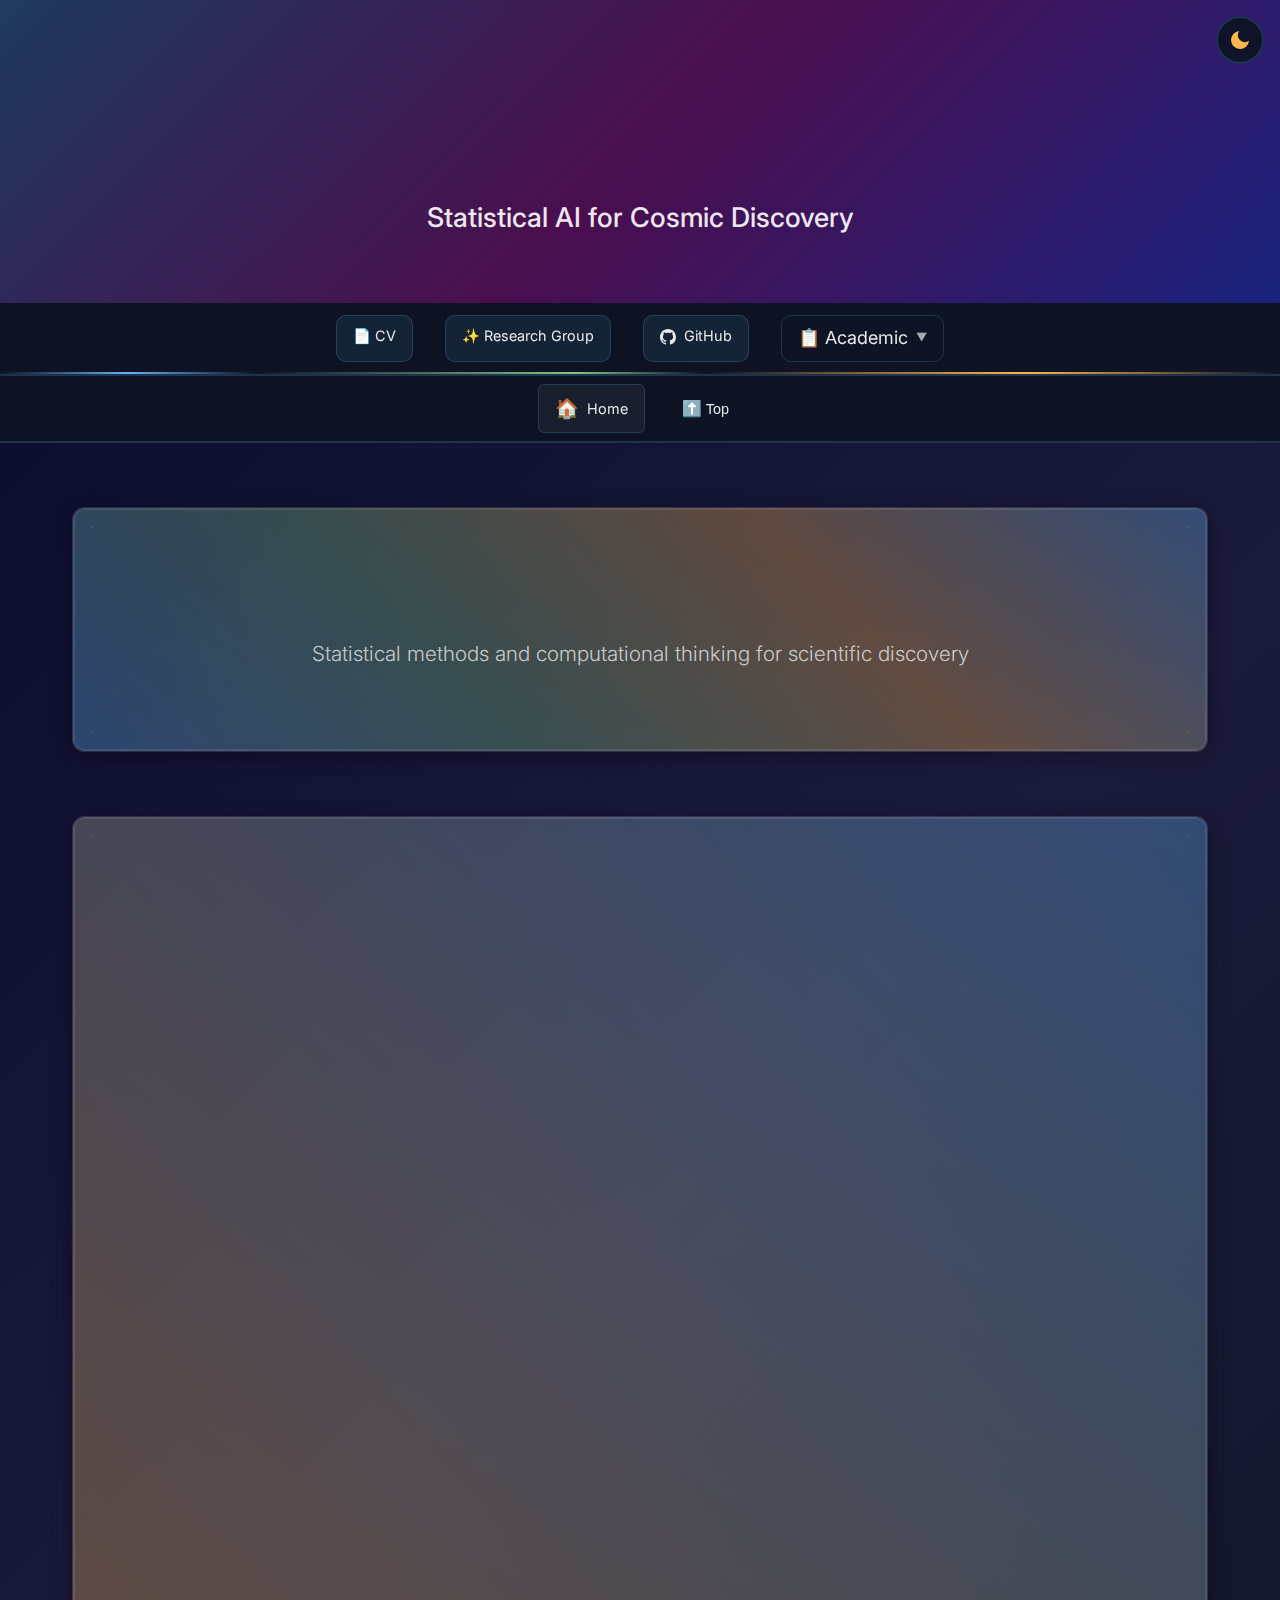
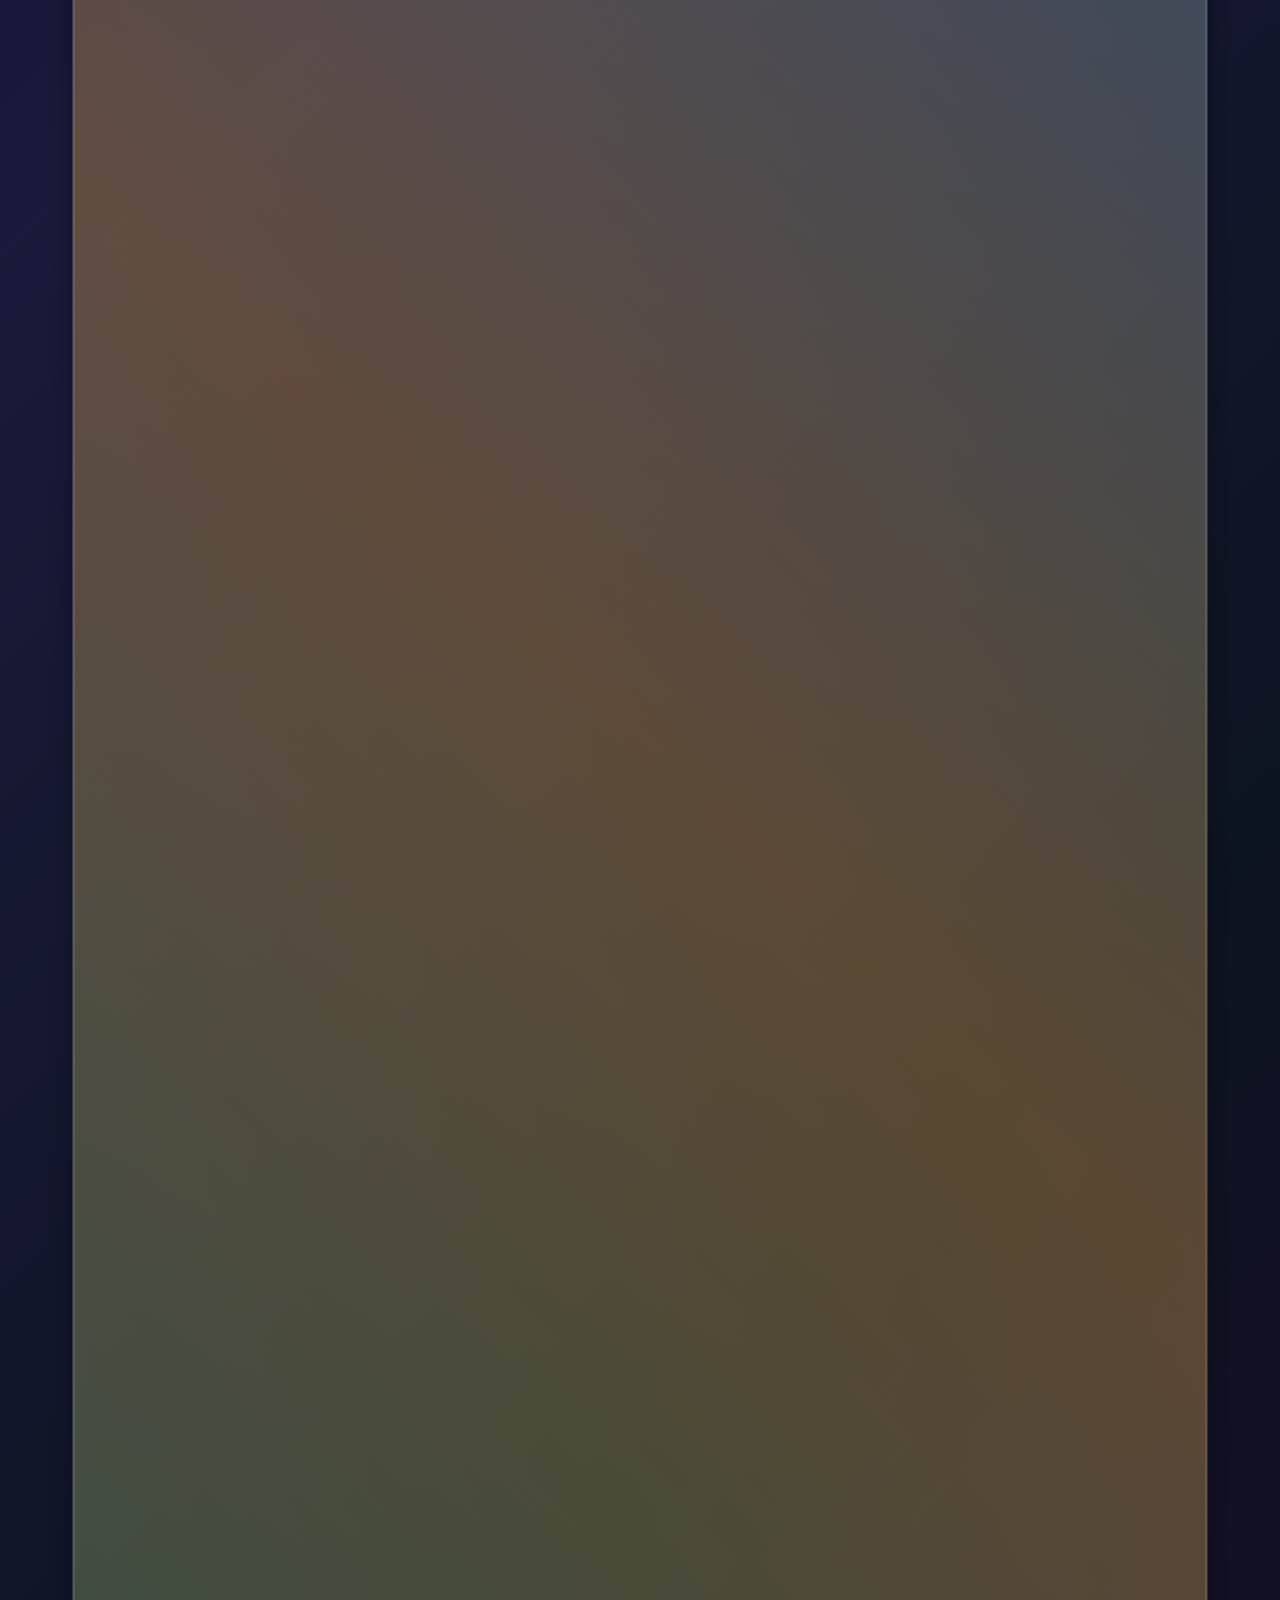
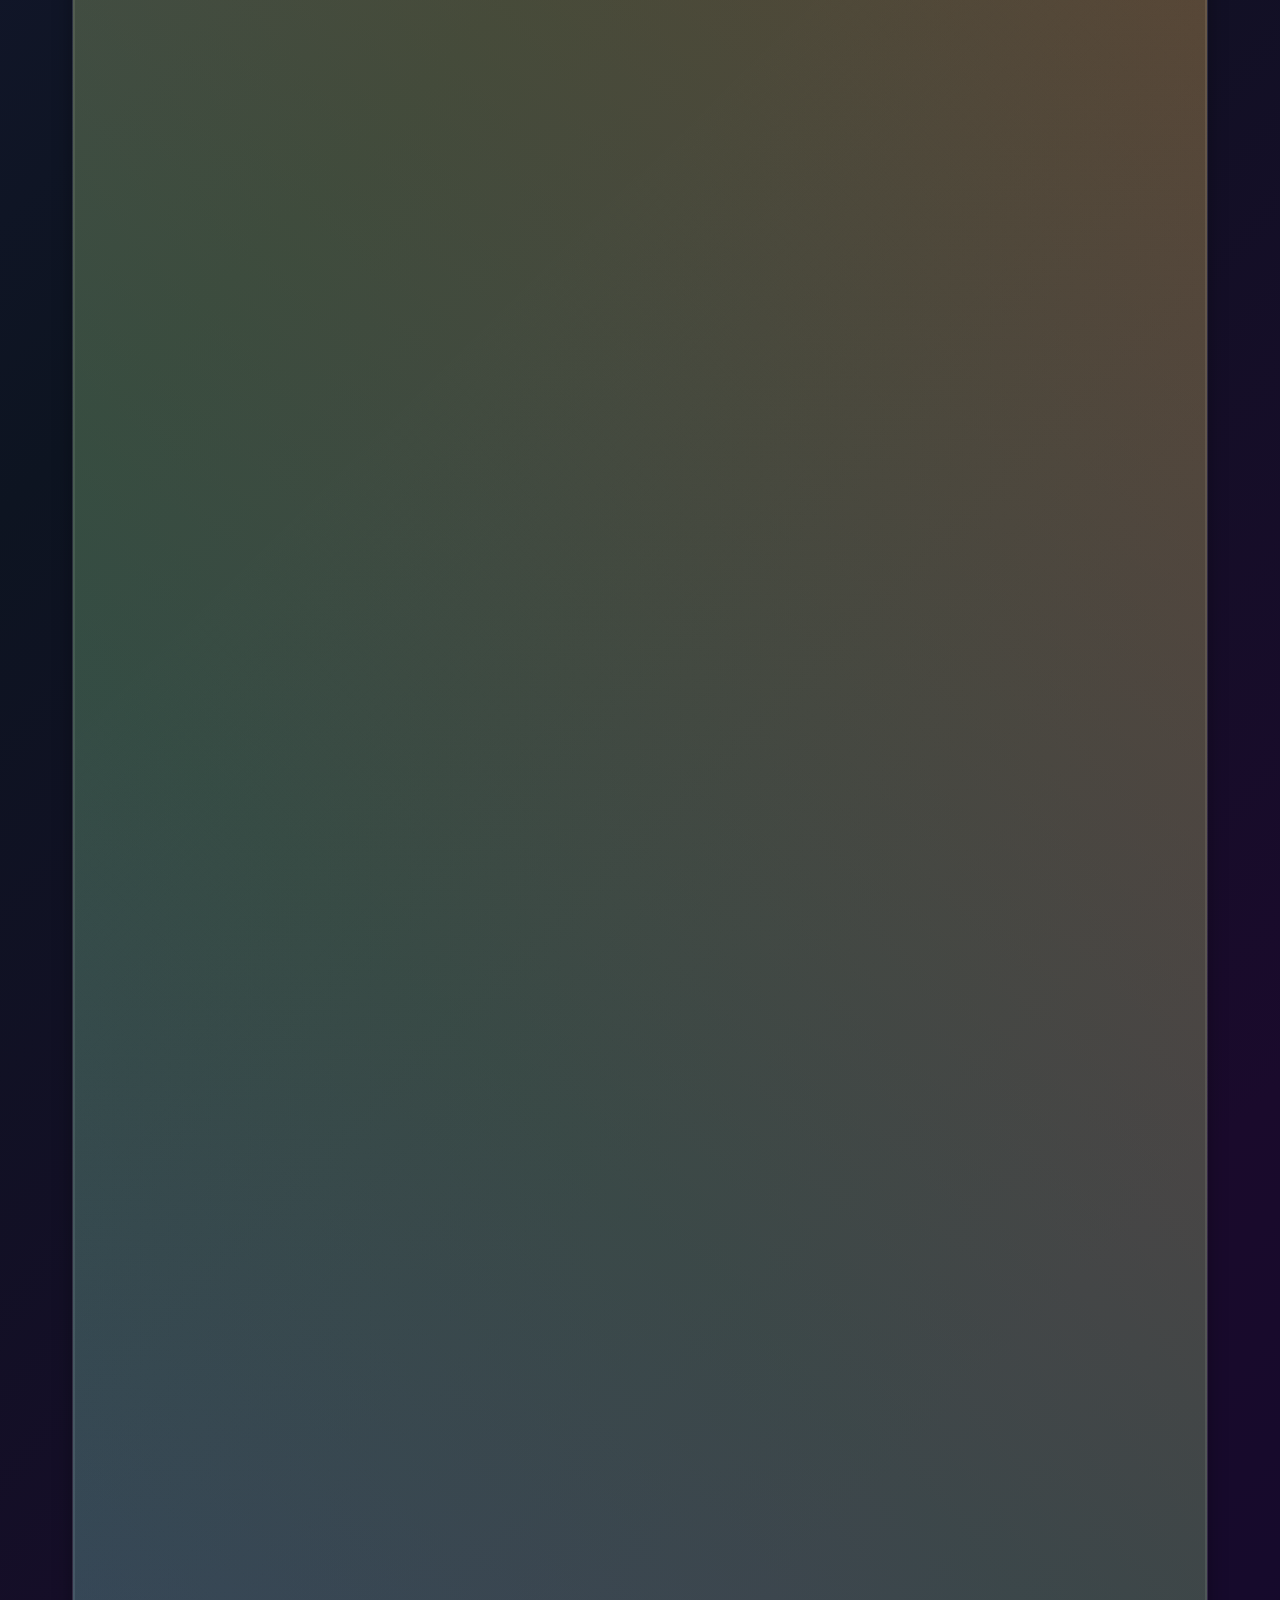
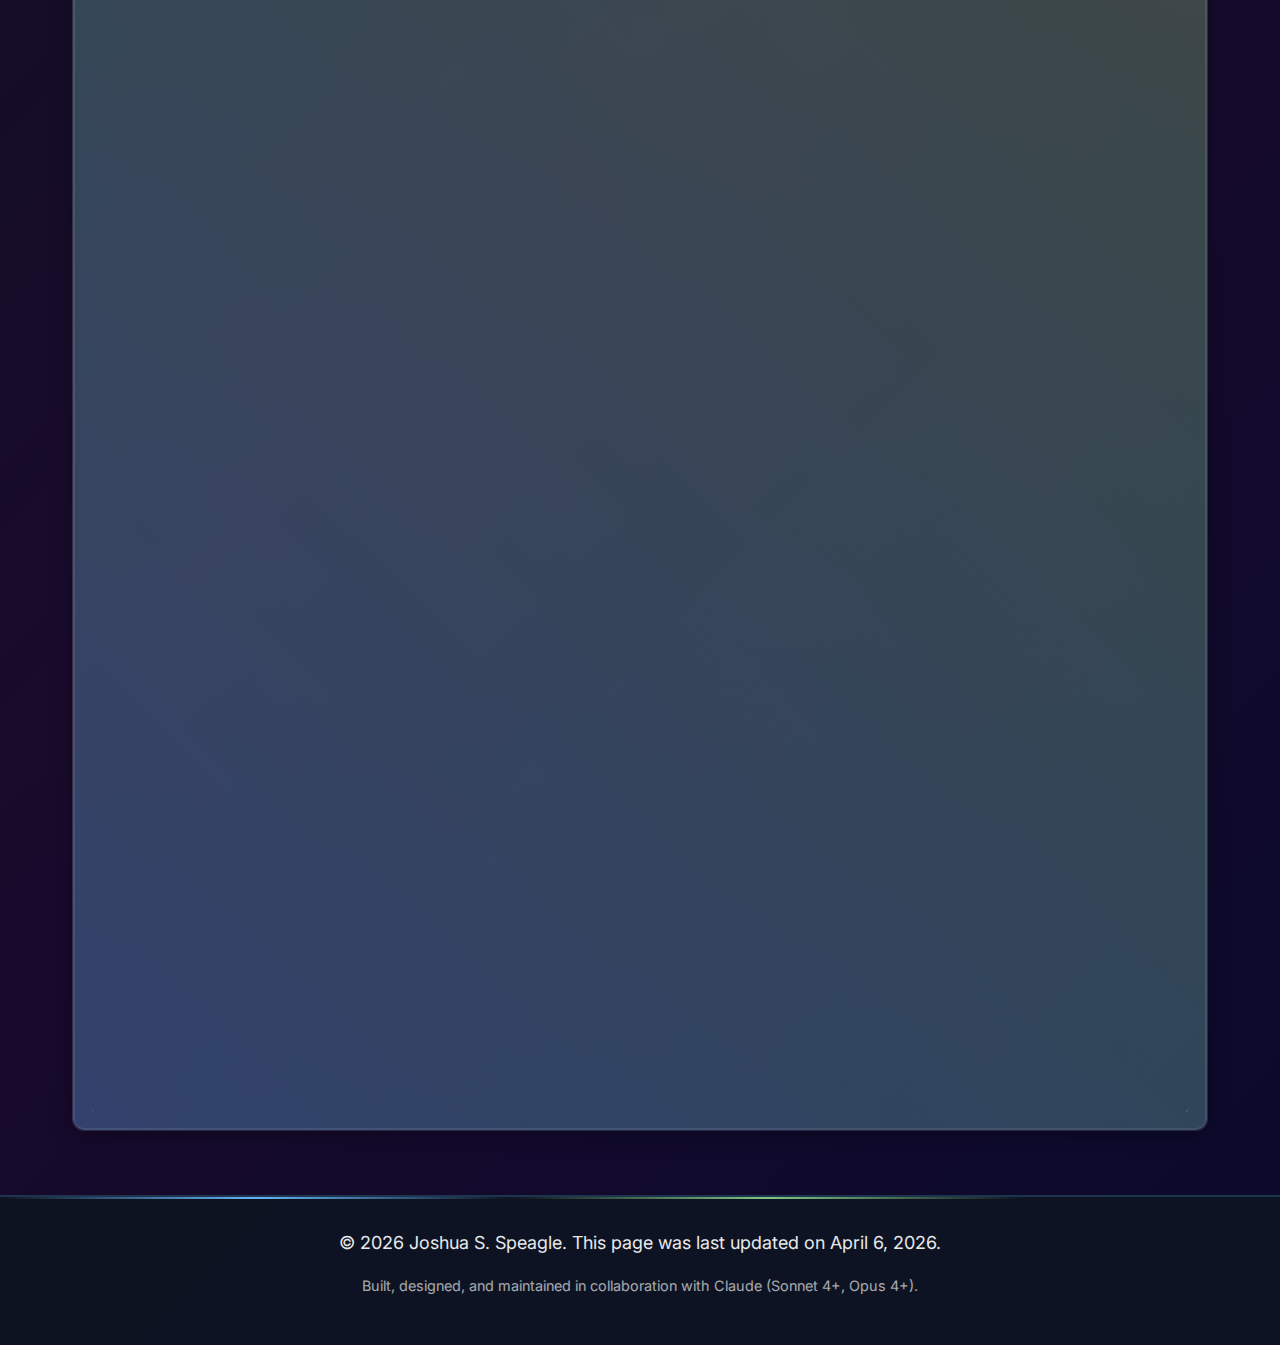
<file: teaching.html>
<!DOCTYPE html>
<html lang="en">

<head>
    <meta charset="UTF-8">
    <meta name="viewport" content="width=device-width, initial-scale=1.0">
    <title>Teaching | Joshua S. Speagle</title>
    <meta name="description" content="Courses, workshops, and educational resources by Joshua S. Speagle">
    <meta property="og:title" content="Teaching | Joshua S. Speagle">
    <meta property="og:description" content="Courses, workshops, and educational resources by Joshua S. Speagle.">
    <meta property="og:type" content="website">
    <meta property="og:url" content="https://joshspeagle.com/teaching.html">
    <meta property="og:image" content="https://joshspeagle.com/assets/images/NSERC_Speagle_Joshua_thumbnail.jpg">
    <meta name="twitter:card" content="summary">
    <link rel="canonical" href="https://joshspeagle.com/teaching.html">

    <!-- Optimized font loading -->
    <link rel="preconnect" href="https://fonts.googleapis.com">
    <link rel="preconnect" href="https://fonts.gstatic.com" crossorigin>
    <link href="https://fonts.googleapis.com/css2?family=Inter:wght@300;400;500;600;700&display=swap" rel="stylesheet">

    <!-- Theme Variables (must load first for CSS custom properties) -->
    <link rel="stylesheet" href="assets/css/theme-variables.css">

    <!-- CSS Files -->
    <link rel="stylesheet" href="assets/css/main.css">
    <link rel="stylesheet" href="assets/css/components.css">
    <link rel="stylesheet" href="assets/css/circuit-components.css">
    <link rel="stylesheet" href="assets/css/mobile.css">

    <!-- Immediate theme detection (prevents flash of wrong theme) -->
    <script>
        (function() {
            const theme = localStorage.getItem('preferred-theme') || 'dark';
            document.documentElement.setAttribute('data-theme', theme);
            document.documentElement.classList.add('no-transition');
        })();
    </script>
</head>

<body class="gradient-bg-main">
    <!-- Skip link for accessibility -->
    <a href="#main-content" class="skip-link">Skip to main content</a>
    
    <!-- Header -->
    <header class="header">
        <div class="header-content">
<h1 class="name">Joshua S. Speagle</h1>
<p class="chinese-name">(沈佳士)</p>
<p class="tagline">Statistical AI for Cosmic Discovery</p>
</div>
    </header>

    <!-- Quick Links Bar -->
    <div class="quick-links-bar">
        <div class="container">
            <div class="quick-links-inline">
<a href="https://joshspeagle.com/bio-cv/CV_speagle.pdf" class="quick-link-inline" aria-label="Download CV PDF">📄 CV</a><a href="https://astrostatuoft.com/" class="quick-link-inline" aria-label="Visit Astrostatistics Research Team website">✨ Research Group</a><a href="https://github.com/joshspeagle/" class="quick-link-inline" aria-label="Visit GitHub profile"><svg width="16" height="16" viewBox="0 0 16 16" fill="currentColor" style="vertical-align: middle; margin-right: 4px;"><path d="M8 0C3.58 0 0 3.58 0 8c0 3.54 2.29 6.53 5.47 7.59.4.07.55-.17.55-.38 0-.19-.01-.82-.01-1.49-2.01.37-2.53-.49-2.69-.94-.09-.23-.48-.94-.82-1.13-.28-.15-.68-.52-.01-.53.63-.01 1.08.58 1.23.82.72 1.21 1.87.87 2.33.66.07-.52.28-.87.51-1.07-1.78-.2-3.64-.89-3.64-3.95 0-.87.31-1.59.82-2.15-.08-.2-.36-1.02.08-2.12 0 0 .67-.21 2.2.82.64-.18 1.32-.27 2-.27.68 0 1.36.09 2 .27 1.53-1.04 2.2-.82 2.2-.82.44 1.1.16 1.92.08 2.12.51.56.82 1.27.82 2.15 0 3.07-1.87 3.75-3.65 3.95.29.25.54.73.54 1.48 0 1.07-.01 1.93-.01 2.2 0 .21.15.46.55.38A8.013 8.013 0 0016 8c0-4.42-3.58-8-8-8z"/></svg> GitHub</a><div class="quick-link-dropdown"><button class="quick-link-inline dropdown-toggle" aria-expanded="false" aria-haspopup="true" aria-label="Academic pages and resources">📋 Academic<span class="dropdown-arrow">▼</span></button><div class="dropdown-menu"><a href="mentorship.html" class="dropdown-item">Mentorship</a><a href="publications.html" class="dropdown-item">Publications</a><a href="talks.html" class="dropdown-item">Talks</a><a href="teaching.html" class="dropdown-item">Teaching</a><a href="awards.html" class="dropdown-item">Awards</a><a href="service.html" class="dropdown-item">Service</a></div></div>
</div>
        </div>
    </div>

    <!-- Navigation -->
    <nav class="nav">
        <div class="nav-container">
<a href="index.html" class="nav-link home-button"><span class="home-icon">🏠</span> Home</a><button class="nav-link top-button" data-action="scroll-top" type="button" aria-label="Scroll to top"><span class="top-icon">⬆️</span> Top</button>
</div>
    </nav>

    <!-- Main Content -->
    <div class="container">
        <main id="main-content">
            <!-- Page Header -->
            <section class="page-header section">
                <h1 id="page-title">Teaching & Education</h1>
                <p id="page-tagline" class="tagline">Statistical methods and computational thinking for scientific discovery</p>
            </section>

            <!-- Main Content Section -->
            <section id="teaching-content" class="section">
<div class="page-intro">
<div class="highlight-box">
<h3>Teaching Philosophy</h3>
<p>I believe in hands-on learning that connects theoretical concepts to real-world applications. My courses emphasize computational skills, critical thinking, and the ability to communicate complex ideas clearly.</p>
</div>
</div>

<div class="highlight-box">
<h3>Teaching History</h3>
<nav class="teaching-filters" role="navigation" aria-label="Filter courses by department and level">
<div class="filter-section">
<h4 class="filter-section-title">All Courses</h4>
<button class="filter-btn active" data-filter="all" data-filter-type="general" aria-pressed="true" aria-label="Reset to show all courses, 10 total">
All Courses (10)
</button>
</div>

<div class="filter-section">
<h4 class="filter-section-title">By Department</h4>
<div class="filter-buttons-row">
<button class="filter-btn active dept-badge dept-badge-astronomy" data-filter="astronomy" data-filter-type="department" aria-pressed="true" aria-label="Toggle Astronomy courses, 7 offerings">
Astronomy (7)
</button>
<button class="filter-btn active dept-badge dept-badge-statistics" data-filter="statistics" data-filter-type="department" aria-pressed="true" aria-label="Toggle Statistics courses, 5 offerings">
Statistics (5)
</button>
</div>
</div>

<div class="filter-section">
<h4 class="filter-section-title">By Level</h4>
<div class="filter-buttons-row">
<button class="filter-btn active level-badge level-badge-undergraduate" data-filter="undergraduate" data-filter-type="level" aria-pressed="true" aria-label="Toggle Undergraduate courses, 5 offerings">
Undergraduate (5)
</button>
<button class="filter-btn active level-badge level-badge-graduate" data-filter="graduate" data-filter-type="level" aria-pressed="true" aria-label="Toggle Graduate courses, 5 offerings">
Graduate (5)
</button>
</div>
</div>
</nav>
<div aria-live="polite" aria-atomic="true" class="sr-only" id="teaching-filter-status"></div>
<div class="course-history">
<article class="course-card" data-departments="astronomy" data-level="undergraduate" aria-labelledby="course-0-title" role="article">
<div class="course-header">
<div class="course-title-section">
<h4 class="course-title" id="course-0-title">
<span class="course-code">AST424</span>
Introduction to Astrophysical Research
</h4>
<div class="course-badges">
<span class="level-badge level-badge-undergraduate">Undergraduate</span>
<span class="dept-badge dept-badge-astronomy">Astronomy</span>
</div>
</div>
</div>

<div class="course-details">
<p class="course-description">Research methods and project-based learning in astrophysics</p>
<div class="course-terms">
<strong>Terms Taught:</strong>
<div class="terms-list">
<span class="term-badge">Fall 2025</span>
<span class="term-badge">Full Year 2023-2024</span>
</div>
</div>
</div>
</article>
<article class="course-card" data-departments="statistics" data-level="undergraduate" aria-labelledby="course-1-title" role="article">
<div class="course-header">
<div class="course-title-section">
<h4 class="course-title" id="course-1-title">
<span class="course-code">STA437</span>
Methods for Multivariate Data
</h4>
<div class="course-badges">
<span class="level-badge level-badge-undergraduate">Undergraduate</span>
<span class="dept-badge dept-badge-statistics">Statistics</span>
</div>
</div>
</div>

<div class="course-details">
<p class="course-description">Practical techniques for multivariate data analysis including dimensionality reduction, classification, and inference</p>
<div class="course-terms">
<strong>Terms Taught:</strong>
<div class="terms-list">
<span class="term-badge">Winter 2026</span>
</div>
</div>
</div>
</article>
<article class="course-card" data-departments="statistics" data-level="undergraduate" aria-labelledby="course-2-title" role="article">
<div class="course-header">
<div class="course-title-section">
<h4 class="course-title" id="course-2-title">
<span class="course-code">STA130</span>
Introduction to Statistical Reasoning and Data Science
</h4>
<div class="course-badges">
<span class="level-badge level-badge-undergraduate">Undergraduate</span>
<span class="dept-badge dept-badge-statistics">Statistics</span>
</div>
</div>
</div>

<div class="course-details">
<p class="course-description">Foundational course in statistical thinking and data analysis</p>
<div class="course-terms">
<strong>Terms Taught:</strong>
<div class="terms-list">
<span class="term-badge">Winter 2024</span>
<span class="term-badge">Winter 2023</span>
</div>
</div>
</div>
</article>
<article class="course-card" data-departments="astronomy" data-level="graduate" aria-labelledby="course-3-title" role="article">
<div class="course-header">
<div class="course-title-section">
<h4 class="course-title" id="course-3-title">
<span class="course-code">AST3101</span>
Module: Ethics and Practice in Astronomy
</h4>
<div class="course-badges">
<span class="level-badge level-badge-graduate">Graduate</span>
<span class="dept-badge dept-badge-astronomy">Astronomy</span>
</div>
</div>
</div>

<div class="course-details">
<p class="course-description">Research ethics and professional practice in astronomy</p>
<div class="course-terms">
<strong>Terms Taught:</strong>
<div class="terms-list">
<span class="term-badge">Winter 2024</span>
<span class="term-badge">Winter 2022</span>
</div>
</div>
</div>
</article>
<article class="course-card" data-departments="astronomy statistics" data-level="graduate" aria-labelledby="course-4-title" role="article">
<div class="course-header">
<div class="course-title-section">
<h4 class="course-title" id="course-4-title">
<span class="course-code">JAS1101</span>
Introduction to Astrostatistics
</h4>
<div class="course-badges">
<span class="level-badge level-badge-graduate">Graduate</span>
<span class="dept-badge dept-badge-astronomy">Astronomy</span>
<span class="dept-badge dept-badge-statistics">Statistics</span>
</div>
</div>
</div>

<div class="course-details">
<p class="course-description">Statistical methods for astronomical research</p>
<div class="course-terms">
<strong>Terms Taught:</strong>
<div class="terms-list">
<span class="term-badge">Winter 2022 (partial)</span>
<span class="term-badge">Fall 2022</span>
</div>
</div>
</div>
</article>
<article class="course-card" data-departments="astronomy" data-level="graduate" aria-labelledby="course-5-title" role="article">
<div class="course-header">
<div class="course-title-section">
<h4 class="course-title" id="course-5-title">
<span class="course-code">AST3101</span>
Module: Introduction to Sampling
</h4>
<div class="course-badges">
<span class="level-badge level-badge-graduate">Graduate</span>
<span class="dept-badge dept-badge-astronomy">Astronomy</span>
</div>
</div>
</div>

<div class="course-details">
<p class="course-description">Advanced sampling techniques in astronomical data analysis</p>
<div class="course-terms">
<strong>Terms Taught:</strong>
<div class="terms-list">
<span class="term-badge">Fall 2021</span>
</div>
</div>
</div>
</article>
</div>
</div>

<div class="highlight-box">
<h3>Short Courses &amp; Workshops</h3>
<nav class="workshop-filters" role="navigation" aria-label="Filter workshops by year">
<div class="filter-section">
<h4 class="filter-section-title">By Year</h4>
<div class="filter-buttons-row">
<button class="filter-btn active" data-filter="all" data-filter-type="workshop-year" aria-pressed="true" aria-label="Show all workshops, 9 total">All (9)</button>
<button class="filter-btn active" data-filter="2026" data-filter-type="workshop-year" aria-pressed="true" aria-label="Toggle 2026 workshops, 1 offerings">2026 (1)</button>
<button class="filter-btn active" data-filter="2025" data-filter-type="workshop-year" aria-pressed="true" aria-label="Toggle 2025 workshops, 2 offerings">2025 (2)</button>
<button class="filter-btn active" data-filter="2024" data-filter-type="workshop-year" aria-pressed="true" aria-label="Toggle 2024 workshops, 1 offerings">2024 (1)</button>
<button class="filter-btn active" data-filter="2023" data-filter-type="workshop-year" aria-pressed="true" aria-label="Toggle 2023 workshops, 4 offerings">2023 (4)</button>
<button class="filter-btn active" data-filter="2020" data-filter-type="workshop-year" aria-pressed="true" aria-label="Toggle 2020 workshops, 1 offerings">2020 (1)</button>
</div>
</div>
</nav>
<div aria-live="polite" aria-atomic="true" class="sr-only" id="workshop-filter-status"></div>
<div class="course-history">
<article class="course-card" data-years="2026" aria-labelledby="short-course-0-title" role="article">
<div class="course-header">
<div class="course-title-section">
<h4 class="course-title" id="short-course-0-title">
Bayesian Inference
</h4>
<div class="course-badges">
<span class="dept-badge dept-badge-workshop">Workshop</span>
</div>
</div>
</div>

<div class="course-details">
<p class="course-description">University of Toronto Statistical Sciences Research Program (UTSSRP) — Toronto, ON</p>
<div class="course-terms">
<strong>Dates:</strong>
<div class="terms-list">
<span class="term-badge">Jun 2026</span>
</div>
</div>
</div>
</article>
<article class="course-card" data-years="2025" aria-labelledby="short-course-1-title" role="article">
<div class="course-header">
<div class="course-title-section">
<h4 class="course-title" id="short-course-1-title">
A Conceptual Introduction to Deep Learning
</h4>
<div class="course-badges">
<span class="dept-badge dept-badge-workshop">Workshop</span>
</div>
</div>
</div>

<div class="course-details">
<p class="course-description">Penn State: Summer School in Statistics for Astronomers — Virtual</p>
<div class="course-terms">
<strong>Dates:</strong>
<div class="terms-list">
<span class="term-badge">Jun 2025</span>
</div>
</div>
</div>
</article>
<article class="course-card" data-years="2025 2024" aria-labelledby="short-course-2-title" role="article">
<div class="course-header">
<div class="course-title-section">
<h4 class="course-title" id="short-course-2-title">
Nested Sampling: Past, Present, and Future
</h4>
<div class="course-badges">
<span class="dept-badge dept-badge-workshop">Workshop</span>
</div>
</div>
</div>

<div class="course-details">
<p class="course-description">Penn State: Summer School in Statistics for Astronomers — Virtual</p>
<div class="course-terms">
<strong>Dates:</strong>
<div class="terms-list">
<span class="term-badge">Jun 2025</span>
<span class="term-badge">Jun 2024</span>
</div>
</div>
</div>
</article>
<article class="course-card" data-years="2023" aria-labelledby="short-course-3-title" role="article">
<div class="course-header">
<div class="course-title-section">
<h4 class="course-title" id="short-course-3-title">
Machine Learning for Star Cluster Science (with Steffani Grondin)
</h4>
<div class="course-badges">
<span class="dept-badge dept-badge-workshop">Workshop</span>
</div>
</div>
</div>

<div class="course-details">
<p class="course-description">2023 ESO Conference: Two in a million — Garching, Germany</p>
<div class="course-terms">
<strong>Dates:</strong>
<div class="terms-list">
<span class="term-badge">Sep 2023</span>
</div>
</div>
</div>
</article>
<article class="course-card" data-years="2023" aria-labelledby="short-course-4-title" role="article">
<div class="course-header">
<div class="course-title-section">
<h4 class="course-title" id="short-course-4-title">
Dimensionality Reduction: Applications to Star Cluster Science (with Steffani Grondin)
</h4>
<div class="course-badges">
<span class="dept-badge dept-badge-workshop">Workshop</span>
</div>
</div>
</div>

<div class="course-details">
<p class="course-description">University of Michigan: 2023 Clusters & Streams Workshop — Ann Arbor, MI</p>
<div class="course-terms">
<strong>Dates:</strong>
<div class="terms-list">
<span class="term-badge">Aug 2023</span>
</div>
</div>
</div>
</article>
<article class="course-card" data-years="2023" aria-labelledby="short-course-5-title" role="article">
<div class="course-header">
<div class="course-title-section">
<h4 class="course-title" id="short-course-5-title">
Uncertainty and Interpretability in Machine Learning Models (with Alex Gagliano)
</h4>
<div class="course-badges">
<span class="dept-badge dept-badge-workshop">Workshop</span>
</div>
</div>
</div>

<div class="course-details">
<p class="course-description">NSF IAIFI Summer School — Boston, MA</p>
<div class="course-terms">
<strong>Dates:</strong>
<div class="terms-list">
<span class="term-badge">Aug 2023</span>
</div>
</div>
</div>
</article>
<article class="course-card" data-years="2023" aria-labelledby="short-course-6-title" role="article">
<div class="course-header">
<div class="course-title-section">
<h4 class="course-title" id="short-course-6-title">
A Tutorial of (Dynamic) Nested Sampling
</h4>
<div class="course-badges">
<span class="dept-badge dept-badge-workshop">Workshop</span>
</div>
</div>
</div>

<div class="course-details">
<p class="course-description">Statistical Challenges in Modern Astronomy VIII — State College, PA</p>
<div class="course-terms">
<strong>Dates:</strong>
<div class="terms-list">
<span class="term-badge">Jun 2023</span>
</div>
</div>
</div>
</article>
<article class="course-card" data-years="2020" aria-labelledby="short-course-7-title" role="article">
<div class="course-header">
<div class="course-title-section">
<h4 class="course-title" id="short-course-7-title">
Introduction to Bayesian Inference with Linear Regression
</h4>
<div class="course-badges">
<span class="dept-badge dept-badge-workshop">Workshop</span>
</div>
</div>
</div>

<div class="course-details">
<p class="course-description">Astro Hack Week 2020 — Virtual</p>
<div class="course-terms">
<strong>Dates:</strong>
<div class="terms-list">
<span class="term-badge">Aug 2020</span>
</div>
</div>
</div>
</article>
</div>
</div>
</section>
        </main>
    </div>

    <!-- Footer -->
    <footer class="footer">
        <div class="container">
<p>© 2026 Joshua S. Speagle. This page was last updated on April 6, 2026.</p>
<p style="font-size: 0.9rem; opacity: 0.7; margin-top: 0.5rem;">Built, designed, and maintained in collaboration with Claude (Sonnet 4+, Opus 4+).</p>
</div>
    </footer>

    <!-- Page Configuration -->
    <script>
        window.currentPage = 'teaching';
    </script>

    <!-- Content Loader (loads before modules for content rendering) -->
    <script type="module" src="assets/js/content-loader.js"></script>

    <!-- Main Application Module (ES6 - imports theme, navigation, animations) -->
    <script type="module" src="assets/js/main.js"></script>
</body>

</html>
</file>
<file: stylesheets/stylesheet.css>
* {
  box-sizing: border-box; }

body {
  padding: 0;
  margin: 0;
  font-family: "Open Sans", "Helvetica Neue", Helvetica, Arial, sans-serif;
  font-size: 16px;
  line-height: 1.5;
  color: #eff0f0;
  background-color: #0a0a2c; }

a {
  color: #ffa500;
  text-decoration: none; }
  a:hover {
    text-decoration: underline; }

.btn {
  display: inline-block;
  margin-bottom: 1rem;
  color: rgba(255, 255, 255, 0.7);
  background-color: rgba(255, 255, 255, 0.08);
  border-color: rgba(255, 255, 255, 0.2);
  border-style: solid;
  border-width: 1px;
  border-radius: 0.3rem;
  transition: color 0.2s, background-color 0.2s, border-color 0.2s; }
  .btn + .btn {
    margin-left: 1rem; }

.btn:hover {
  color: rgba(255, 255, 255, 0.8);
  text-decoration: none;
  background-color: rgba(0, 255, 128, 0.25);
  border-color: rgba(255, 255, 255, 0.4); }

@media screen and (min-width: 64em) {
  .btn {
    padding: 0.75rem 1rem; } }

@media screen and (min-width: 42em) and (max-width: 64em) {
  .btn {
    padding: 0.6rem 0.9rem;
    font-size: 0.9rem; } }

@media screen and (max-width: 42em) {
  .btn {
    display: block;
    width: 100%;
    padding: 0.75rem;
    font-size: 0.9rem; }
    .btn + .btn {
      margin-top: 1rem;
      margin-left: 0; } }

.page-header {
  color: #fff;
  text-align: center;
  background-color: #2B60DE;
  background-image: linear-gradient(110deg, #DC2424, #2B60DE); }

@media screen and (min-width: 64em) {
  .page-header {
    padding: 3rem 5rem; } }

@media screen and (min-width: 42em) and (max-width: 64em) {
  .page-header {
    padding: 2rem 3rem; } }

@media screen and (max-width: 42em) {
  .page-header {
    padding: 1.5rem 1rem; } }

.project-name {
  margin-top: 0;
  margin-bottom: 0.1rem; }

@media screen and (min-width: 64em) {
  .project-name {
    font-size: 3.25rem; } }

@media screen and (min-width: 42em) and (max-width: 64em) {
  .project-name {
    font-size: 2.25rem; } }

@media screen and (max-width: 42em) {
  .project-name {
    font-size: 1.75rem; } }

.project-tagline {
  margin-bottom: 1rem;
  font-weight: normal;
  opacity: 0.5; }

@media screen and (min-width: 64em) {
  .project-tagline {
    font-size: 1.5rem; } }

@media screen and (min-width: 42em) and (max-width: 64em) {
  .project-tagline {
    font-size: 1.25rem; } }

@media screen and (max-width: 42em) {
  .project-tagline {
    font-size: 1.1rem; } }

.main-content :first-child {
  margin-top: 0; }
.main-content img {
  max-width: 100%; }
.main-content h1, .main-content h2, .main-content h3, .main-content h4, .main-content h5, .main-content h6 {
  margin-top: 2.5rem;
  margin-bottom: 0.5rem;
  font-weight: bold;
  color: #1edc7d; }
.main-content p {
  margin-bottom: 0.5em; }
.main-content code {
  padding: 2px 4px;
  font-family: Consolas, "Liberation Mono", Menlo, Courier, monospace;
  font-size: 0.9rem;
  color: #383e41;
  background-color: #f3f6fa;
  border-radius: 0.3rem; }
.main-content pre {
  padding: 0.8rem;
  margin-top: 0;
  margin-bottom: 1rem;
  font: 1rem Consolas, "Liberation Mono", Menlo, Courier, monospace;
  color: #567482;
  word-wrap: normal;
  background-color: #f3f6fa;
  border: solid 1px #dce6f0;
  border-radius: 0.3rem; }
  .main-content pre > code {
    padding: 0;
    margin: 0;
    font-size: 0.9rem;
    color: #567482;
    word-break: normal;
    white-space: pre;
    background: transparent;
    border: 0; }
.main-content .highlight {
  margin-bottom: 1rem; }
  .main-content .highlight pre {
    margin-bottom: 0;
    word-break: normal; }
.main-content .highlight pre, .main-content pre {
  padding: 0.8rem;
  overflow: auto;
  font-size: 0.9rem;
  line-height: 1.45;
  border-radius: 0.3rem; }
.main-content pre code, .main-content pre tt {
  display: inline;
  max-width: initial;
  padding: 0;
  margin: 0;
  overflow: initial;
  line-height: inherit;
  word-wrap: normal;
  background-color: transparent;
  border: 0; }
  .main-content pre code:before, .main-content pre code:after, .main-content pre tt:before, .main-content pre tt:after {
    content: normal; }
.main-content ul, .main-content ol {
  margin-top: 0; }
.main-content blockquote {
  padding: 0 1rem;
  margin-left: 0;
  color: #819198;
  border-left: 0.3rem solid #dce6f0; }
  .main-content blockquote > :first-child {
    margin-top: 0; }
  .main-content blockquote > :last-child {
    margin-bottom: 0; }
.main-content table {
  display: block;
  width: 100%;
  overflow: auto;
  word-break: normal;
  word-break: keep-all; }
  .main-content table th {
    font-weight: bold; }
  .main-content table th, .main-content table td {
    padding: 0.5rem 1rem;
    border: 1px solid #e9ebec; }
.main-content dl {
  padding: 0; }
  .main-content dl dt {
    padding: 0;
    margin-top: 1rem;
    font-size: 1rem;
    font-weight: bold; }
  .main-content dl dd {
    padding: 0;
    margin-bottom: 1rem; }
.main-content hr {
  height: 2px;
  padding: 0;
  margin: 1rem 0;
  background-color: #eff0f1;
  border: 0; }

@media screen and (min-width: 64em) {
  .main-content {
    max-width: 64rem;
    padding: 2rem 6rem;
    margin: 0 auto;
    font-size: 1.1rem; } }

@media screen and (min-width: 42em) and (max-width: 64em) {
  .main-content {
    padding: 2rem 4rem;
    font-size: 1.1rem; } }

@media screen and (max-width: 42em) {
  .main-content {
    padding: 2rem 1rem;
    font-size: 1rem; } }

.site-footer {
  padding-top: 2rem;
  margin-top: 2rem;
  border-top: solid 1px #eff0f1; }

.site-footer-owner {
  display: block;
  font-weight: bold; }

.site-footer-credits {
  color: #819198; }

@media screen and (min-width: 64em) {
  .site-footer {
    font-size: 1rem; } }

@media screen and (min-width: 42em) and (max-width: 64em) {
  .site-footer {
    font-size: 1rem; } }

@media screen and (max-width: 42em) {
  .site-footer {
    font-size: 0.9rem; } }
</file>
<file: stylesheets/github-light.css>
/*
The MIT License (MIT)

Copyright (c) 2016 GitHub, Inc.

Permission is hereby granted, free of charge, to any person obtaining a copy
of this software and associated documentation files (the "Software"), to deal
in the Software without restriction, including without limitation the rights
to use, copy, modify, merge, publish, distribute, sublicense, and/or sell
copies of the Software, and to permit persons to whom the Software is
furnished to do so, subject to the following conditions:

The above copyright notice and this permission notice shall be included in all
copies or substantial portions of the Software.

THE SOFTWARE IS PROVIDED "AS IS", WITHOUT WARRANTY OF ANY KIND, EXPRESS OR
IMPLIED, INCLUDING BUT NOT LIMITED TO THE WARRANTIES OF MERCHANTABILITY,
FITNESS FOR A PARTICULAR PURPOSE AND NONINFRINGEMENT. IN NO EVENT SHALL THE
AUTHORS OR COPYRIGHT HOLDERS BE LIABLE FOR ANY CLAIM, DAMAGES OR OTHER
LIABILITY, WHETHER IN AN ACTION OF CONTRACT, TORT OR OTHERWISE, ARISING FROM,
OUT OF OR IN CONNECTION WITH THE SOFTWARE OR THE USE OR OTHER DEALINGS IN THE
SOFTWARE.

*/

.pl-c /* comment */ {
  color: #969896;
}

.pl-c1 /* constant, variable.other.constant, support, meta.property-name, support.constant, support.variable, meta.module-reference, markup.raw, meta.diff.header */,
.pl-s .pl-v /* string variable */ {
  color: #0086b3;
}

.pl-e /* entity */,
.pl-en /* entity.name */ {
  color: #795da3;
}

.pl-smi /* variable.parameter.function, storage.modifier.package, storage.modifier.import, storage.type.java, variable.other */,
.pl-s .pl-s1 /* string source */ {
  color: #333;
}

.pl-ent /* entity.name.tag */ {
  color: #63a35c;
}

.pl-k /* keyword, storage, storage.type */ {
  color: #a71d5d;
}

.pl-s /* string */,
.pl-pds /* punctuation.definition.string, string.regexp.character-class */,
.pl-s .pl-pse .pl-s1 /* string punctuation.section.embedded source */,
.pl-sr /* string.regexp */,
.pl-sr .pl-cce /* string.regexp constant.character.escape */,
.pl-sr .pl-sre /* string.regexp source.ruby.embedded */,
.pl-sr .pl-sra /* string.regexp string.regexp.arbitrary-repitition */ {
  color: #183691;
}

.pl-v /* variable */ {
  color: #ed6a43;
}

.pl-id /* invalid.deprecated */ {
  color: #b52a1d;
}

.pl-ii /* invalid.illegal */ {
  color: #f8f8f8;
  background-color: #b52a1d;
}

.pl-sr .pl-cce /* string.regexp constant.character.escape */ {
  font-weight: bold;
  color: #63a35c;
}

.pl-ml /* markup.list */ {
  color: #693a17;
}

.pl-mh /* markup.heading */,
.pl-mh .pl-en /* markup.heading entity.name */,
.pl-ms /* meta.separator */ {
  font-weight: bold;
  color: #1d3e81;
}

.pl-mq /* markup.quote */ {
  color: #008080;
}

.pl-mi /* markup.italic */ {
  font-style: italic;
  color: #333;
}

.pl-mb /* markup.bold */ {
  font-weight: bold;
  color: #333;
}

.pl-md /* markup.deleted, meta.diff.header.from-file */ {
  color: #bd2c00;
  background-color: #ffecec;
}

.pl-mi1 /* markup.inserted, meta.diff.header.to-file */ {
  color: #55a532;
  background-color: #eaffea;
}

.pl-mdr /* meta.diff.range */ {
  font-weight: bold;
  color: #795da3;
}

.pl-mo /* meta.output */ {
  color: #1d3e81;
}
</file>
<file: assets/css/theme-variables.css>
/* Theme Variables CSS - Dark/Light Mode Support */

:root {
    /* === COLOR DEFINITIONS === */

    /* Dark Theme Colors (Default) */
    --color-mode: 'dark';

    /* Background Colors */
    --bg-primary-1: #0a0a2c;
    --bg-primary-2: #1a1a3a;
    --bg-primary-3: #0d1421;
    --bg-primary-4: #1a0a2c;
    --bg-nav: rgba(13, 20, 33, 0.9);
    --bg-nav-solid: #0d1421;
    --bg-section: rgba(255, 255, 255, 0.02);
    --bg-section-hover: rgba(255, 255, 255, 0.03);
    --bg-highlight: rgba(255, 255, 255, 0.05);

    /* Text Colors */
    --text-primary: #e8e9ea;
    --text-secondary: rgba(232, 233, 234, 0.9);
    --text-muted: rgba(232, 233, 234, 0.7);
    --text-white: #ffffff;

    /* Accent Colors - These remain vibrant in both themes */
    --accent-blue: #64b5f6;
    --accent-green: #81c784;
    --accent-orange: #ffb74d;
    --accent-red: #DC143C;
    --accent-yellow: #FFD700;

    /* Brand Colors */
    --brand-arxiv: #b31b1b;
    --brand-scholar: #4285f4;
    --brand-orcid: #A6CE39;

    /* Border & Shadow Colors */
    --border-primary: rgba(255, 255, 255, 0.1);
    --border-accent: rgba(100, 181, 246, 0.2);
    --border-accent-hover: rgba(100, 181, 246, 0.3);
    --shadow-dark: rgba(0, 0, 0, 0.3);
    --shadow-accent: rgba(100, 181, 246, 0.2);

    /* Special Effects */
    --glow-blue: rgba(100, 181, 246, 0.8);
    --glow-green: rgba(129, 199, 132, 0.6);
    --circuit-trace: rgba(100, 181, 246, 0.05);

    /* Header Gradient Colors */
    --header-gradient-1: #1e3a5f;
    --header-gradient-2: #4a0e4e;
    --header-gradient-3: #1a237e;

    /* Toggle Button Position */
    --toggle-button-bg: var(--bg-nav);
    --toggle-button-border: var(--border-accent);
    --toggle-icon-color: var(--accent-orange);
}

/* Light Theme Override */
[data-theme="light"] {
    --color-mode: 'light';

    /* Background Colors - Light versions */
    --bg-primary-1: #f8f9fa;
    --bg-primary-2: #e9ecef;
    --bg-primary-3: #f0f2f5;
    --bg-primary-4: #f8f9fa;
    --bg-nav: rgba(255, 255, 255, 0.95);
    --bg-nav-solid: #ffffff;
    --bg-section: rgba(0, 0, 0, 0.02);
    --bg-section-hover: rgba(0, 0, 0, 0.03);
    --bg-highlight: rgba(0, 0, 0, 0.05);

    /* Text Colors - Inverted */
    --text-primary: #2c3e50;
    --text-secondary: rgba(44, 62, 80, 0.9);
    --text-muted: rgba(44, 62, 80, 0.7);
    --text-white: #2c3e50;
    /* Maps to primary text in light mode */

    /* Accent Colors - Slightly adjusted for light mode */
    --accent-blue: #2196F3;
    --accent-green: #4CAF50;
    --accent-orange: #FF9800;
    --accent-red: #DC143C;
    --accent-yellow: #FFC107;

    /* Border & Shadow Colors - Adjusted */
    --border-primary: rgba(0, 0, 0, 0.1);
    --border-accent: rgba(33, 150, 243, 0.3);
    --border-accent-hover: rgba(33, 150, 243, 0.4);
    --shadow-dark: rgba(0, 0, 0, 0.1);
    --shadow-accent: rgba(33, 150, 243, 0.15);

    /* Special Effects - Adjusted */
    --glow-blue: rgba(33, 150, 243, 0.6);
    --glow-green: rgba(76, 175, 80, 0.5);
    --circuit-trace: rgba(33, 150, 243, 0.08);

    /* Header Gradient Colors - Lighter versions */
    --header-gradient-1: #5b7fa6;
    --header-gradient-2: #8e5b91;
    --header-gradient-3: #5c6bc0;

    /* Toggle Button */
    --toggle-button-bg: var(--bg-nav);
    --toggle-button-border: var(--border-accent);
    --toggle-icon-color: var(--accent-blue);
}

/* === UTILITY CLASSES === */

/* Smooth transitions for theme switching */
* {
    transition: background-color 0.3s ease,
        color 0.3s ease,
        border-color 0.3s ease,
        box-shadow 0.3s ease;
}

/* Prevent transition on page load */
.no-transition * {
    transition: none !important;
}

/* === THEME-AWARE IMAGES === */

/* Hide/show images based on theme */
.dark-only {
    display: block;
}

.light-only {
    display: none;
}

[data-theme="light"] .dark-only {
    display: none;
}

[data-theme="light"] .light-only {
    display: block;
}

/* === SPECIAL ELEMENT OVERRIDES === */

/* Invert filter for logos/icons in light mode */
[data-theme="light"] .theme-invert {
    filter: invert(1) hue-rotate(180deg);
}

/* Adjust opacity for better visibility in light mode */
[data-theme="light"] .theme-dim {
    opacity: 0.8;
}

/* === GRADIENT BACKGROUNDS === */

/* Main body gradient */
.gradient-bg-main {
    background: linear-gradient(135deg,
            var(--bg-primary-1) 0%,
            var(--bg-primary-2) 25%,
            var(--bg-primary-3) 50%,
            var(--bg-primary-4) 75%,
            var(--bg-primary-1) 100%);
}

/* Header gradient */
.gradient-bg-header {
    background: linear-gradient(135deg,
            var(--header-gradient-1) 0%,
            var(--header-gradient-2) 50%,
            var(--header-gradient-3) 100%);
}

/* === THEME TOGGLE BUTTON === */

.theme-toggle {
    position: fixed;
    top: 1rem;
    right: 1rem;
    z-index: 1000;
    background: var(--toggle-button-bg);
    border: 2px solid var(--toggle-button-border);
    border-radius: 50%;
    width: 3rem;
    height: 3rem;
    display: flex;
    align-items: center;
    justify-content: center;
    cursor: pointer;
    transition: all 0.3s ease;
    backdrop-filter: blur(10px);
}

.theme-toggle:hover {
    transform: scale(1.1);
    border-color: var(--accent-blue);
    box-shadow: 0 0 20px var(--shadow-accent);
}

.theme-toggle:active {
    transform: scale(0.95);
}

.theme-toggle svg {
    width: 1.5rem;
    height: 1.5rem;
    fill: var(--toggle-icon-color);
    transition: all 0.3s ease;
}

/* Icon rotation animation */
.theme-toggle.switching svg {
    animation: rotateIcon 0.5s ease;
}

@keyframes rotateIcon {
    from {
        transform: rotate(0deg);
    }

    to {
        transform: rotate(360deg);
    }
}

/* Mobile positioning */
@media (max-width: 768px) {
    .theme-toggle {
        width: 2.5rem;
        height: 2.5rem;
        top: 0.5rem;
        right: 0.5rem;
    }

    .theme-toggle svg {
        width: 1.25rem;
        height: 1.25rem;
    }
}

/* === CIRCUIT PATTERN ADJUSTMENTS === */

[data-theme="light"] .circuit-bg {
    opacity: 0.06;
    /* Slightly more visible in light mode */
}

[data-theme="light"] .section::after {
    opacity: 0.08;
    /* Adjust circuit traces visibility */
}
</file>
<file: assets/css/main.css>
/* Main CSS - Core Styles */
* {
    margin: 0;
    padding: 0;
    box-sizing: border-box;
}

html {
    scroll-behavior: smooth;
}

body {
    font-family: 'Inter', sans-serif;
    line-height: 1.6;
    color: var(--text-primary);
    background: linear-gradient(135deg,
            var(--bg-primary-1) 0%,
            var(--bg-primary-2) 25%,
            var(--bg-primary-3) 50%,
            var(--bg-primary-4) 75%,
            var(--bg-primary-1) 100%);
    min-height: 100vh;
    font-size: 18px;
    /* Base font size */
}

/* Typography */
h1,
h2,
h3,
h4,
h5,
h6 {
    font-weight: 600;
    color: var(--text-primary);
}

p {
    margin-bottom: 1rem;
    color: var(--text-primary);
}

/* Links */
a {
    color: var(--accent-blue);
    text-decoration: none;
    transition: color 0.3s ease;
}

a:hover {
    color: var(--accent-green);
    text-decoration: underline;
}

/* Layout */
.container {
    max-width: 1200px;
    margin: 0 auto;
    padding: 0 2rem;
    overflow: visible;
}

.two-column {
    display: grid;
    grid-template-columns: 1fr 1fr;
    gap: 3rem;
    margin-top: 2rem;
}

.intro-grid {
    display: grid;
    grid-template-columns: 1fr 250px;
    gap: 3rem;
    align-items: start;
}

/* Images */
.profile-image {
    width: 100%;
    border-radius: 15px;
    box-shadow: 0 10px 30px var(--shadow-dark);
}

.dog-photos {
    display: grid;
    grid-template-columns: 1fr 1fr;
    gap: 1rem;
    margin: 2rem 0;
}

.dog-photo {
    text-align: center;
}

.dog-photo img {
    width: 100%;
    max-width: 300px;
    border-radius: 10px;
    box-shadow: 0 5px 15px var(--shadow-dark);
}

.dog-photo p {
    font-size: 0.8rem;
    margin-top: 0.5rem;
    opacity: 0.8;
    color: var(--text-muted);
}

/* Smooth transitions */
.section {
    opacity: 0;
    transform: translateY(20px);
    transition: all 0.6s ease;
}

/* Fallback: Show content if JavaScript doesn't load or fails */
.no-js .section,
body:not(.loading) .section {
    opacity: 1;
    transform: translateY(0);
}

.section.visible {
    opacity: 1;
    transform: translateY(0);
}

/* Strong text should use primary color */
strong {
    color: var(--text-primary);
    font-weight: 600;
}

/* === ACCESSIBILITY IMPROVEMENTS === */

/* Skip link for keyboard users */
.skip-link {
    position: absolute;
    width: 1px;
    height: 1px;
    padding: 0;
    margin: -1px;
    overflow: hidden;
    clip: rect(0, 0, 0, 0);
    white-space: nowrap;
    border: 0;
    background: var(--accent-blue);
    color: white;
    text-decoration: none;
    z-index: 10000;
    font-weight: 600;
    border-radius: 4px;
}

.skip-link:focus {
    position: absolute;
    top: 6px;
    left: 6px;
    width: auto;
    height: auto;
    padding: 8px 12px;
    margin: 0;
    overflow: visible;
    clip: auto;
    white-space: normal;
    border-radius: 4px;
}

/* Enhanced focus styles for better accessibility */
a:focus,
button:focus,
[tabindex]:focus {
    outline: 2px solid var(--accent-blue);
    outline-offset: 2px;
    border-radius: 4px;
}

/* Ensure good contrast for focus states */
[data-theme="light"] a:focus,
[data-theme="light"] button:focus,
[data-theme="light"] [tabindex]:focus {
    outline-color: var(--accent-blue);
}

/* Improved button and interactive element styling */
button,
.button,
[role="button"] {
    cursor: pointer;
    user-select: none;
    -webkit-tap-highlight-color: transparent;
}

/* Loading state */
.loading {
    cursor: wait;
}

.loading::before {
    content: '';
    position: fixed;
    top: 0;
    left: 0;
    width: 100%;
    height: 4px;
    background: linear-gradient(90deg, var(--accent-blue), var(--accent-green), var(--accent-orange));
    background-size: 200% 100%;
    animation: loading-bar 2s ease-in-out infinite;
    z-index: 9999;
}

@keyframes loading-bar {
    0% {
        background-position: 100% 0;
    }

    100% {
        background-position: -100% 0;
    }
}
</file>
<file: assets/css/components.css>
/* Components CSS - Reusable UI Elements */

/* Header */
.header {
    background: linear-gradient(135deg,
            var(--header-gradient-1) 0%,
            var(--header-gradient-2) 50%,
            var(--header-gradient-3) 100%);
    padding: 2rem 0;
    text-align: center;
    position: relative;
    overflow: hidden;
    transition: all 0.3s ease;
}

.header-content {
    position: relative;
    z-index: 1;
    max-width: 800px;
    margin: 0 auto;
    padding: 0 2rem;
}

.name {
    font-size: 3.5rem;
    font-weight: 700;
    margin-bottom: 0.1rem;
    color: var(--text-white);
    /* Fallback color */
    background: var(--gradient-text);
    -webkit-background-clip: text;
    -webkit-text-fill-color: transparent;
    background-clip: text;
    transition: all 0.3s ease;
    cursor: pointer;
}

/* Fix name visibility in light mode */
[data-theme="light"] .name {
    /* Use solid color for better contrast against light header */
    background: none;
    -webkit-text-fill-color: initial;
    color: #1a1a2e;
    text-shadow: 0 2px 4px rgba(255, 255, 255, 0.8);
    font-weight: 800;
}

.name:hover {
    filter: drop-shadow(0 0 20px var(--glow-blue)) drop-shadow(0 0 40px var(--glow-green));
    transform: scale(1.02);
}

.chinese-name {
    font-size: 2.2rem;
    font-weight: 700;
    margin-bottom: 1rem;
    color: var(--text-white);
    /* Fallback color */
    background: var(--gradient-text);
    -webkit-background-clip: text;
    -webkit-text-fill-color: transparent;
    background-clip: text;
    transition: all 0.3s ease;
    cursor: pointer;
}

/* Fix Chinese name visibility in light mode */
[data-theme="light"] .chinese-name {
    /* Use solid color for better contrast against light header */
    background: none;
    -webkit-text-fill-color: initial;
    color: #1a1a2e;
    text-shadow: 0 2px 4px rgba(255, 255, 255, 0.8);
    font-weight: 800;
}

.chinese-name:hover {
    filter: drop-shadow(0 0 20px var(--glow-blue)) drop-shadow(0 0 40px var(--glow-green));
    transform: scale(1.02);
}

.tagline {
    font-size: 1.7rem;
    font-weight: 500;
    margin-bottom: 2rem;
    opacity: 0.9;
    transition: all 0.3s ease;
    color: var(--text-white);
}

[data-theme="light"] .tagline {
    color: var(--text-primary);
}

.leave-notice {
    background: var(--bg-leave-notice);
    border: 1px solid var(--accent-yellow-border);
    border-radius: 10px;
    padding: 1rem;
    margin: 1rem 0;
    font-weight: 400;
    /* Less bold */
    font-size: 0.9rem;
    /* Slightly smaller */
    color: var(--text-primary);
}

/* Navigation */
.nav {
    background: var(--bg-nav);
    backdrop-filter: blur(10px);
    padding: 0.5rem 0;
    position: sticky;
    top: 0;
    z-index: 100;
    border-bottom: 1px solid var(--border-primary);
}

.nav-container {
    max-width: 1200px;
    margin: 0 auto;
    display: flex;
    justify-content: center;
    flex-wrap: wrap;
    gap: 0.5rem;
    padding: 0 1rem;
    position: relative;
}

.nav-link {
    color: var(--text-primary);
    text-decoration: none;
    padding: 0.4rem 0.8rem;
    border-radius: 20px;
    transition: all 0.3s ease;
    background: var(--bg-highlight);
    border: 1px solid var(--border-primary);
    font-size: 0.9rem;
    white-space: nowrap;
}

.nav-link:hover {
    background: var(--border-accent);
    border-color: var(--accent-blue);
    transform: translateY(-2px) scale(1.05);
    color: var(--text-white);
}

@media (max-width: 768px) {
    .nav-link:hover {
        transform: translateY(-2px);
    }
}

[data-theme="light"] .nav-link:hover {
    background: var(--accent-blue);
    color: #ffffff;
    border-color: var(--accent-blue);
}

/* Home button styling for individual pages */
.home-button {
    display: flex;
    align-items: center;
    gap: 0.5rem;
    padding: 0.5rem 1rem;
    border-radius: 6px;
    background: var(--bg-highlight);
    border: 1px solid var(--border-accent);
    transition: all 0.3s ease;
}

.home-button:hover {
    background: var(--bg-section-hover);
    border-color: var(--accent-blue);
    transform: translateX(-2px);
}

.home-icon {
    font-size: 1.2rem;
    color: var(--accent-blue);
}

.nav-link.active {
    background: var(--border-accent-hover);
    border-color: var(--accent-blue);
    color: var(--text-white);
}

[data-theme="light"] .nav-link.active {
    background: var(--accent-blue);
    color: #ffffff;
    border-color: var(--accent-blue);
    font-weight: 600;
}

/* Navigation toggle button */
.nav-toggle {
    display: none;
    background: var(--accent-blue);
    border: none;
    color: white;
    padding: 0;
    border-radius: 6px;
    cursor: pointer;
    z-index: 20;
    width: 36px;
    height: 36px;
    align-items: center;
    justify-content: center;
    font-weight: bold;
    font-size: 1rem;
    box-shadow: 0 2px 8px var(--shadow-dark);
    -webkit-tap-highlight-color: transparent;
    flex-shrink: 0;
    line-height: 1;
    /* Prevents text from sitting high */
}

.nav-toggle:active {
    transform: scale(0.95);
}

/* Top button styling for non-home pages */
.nav-link.top-button {
    margin-left: 1rem;
    background: inherit;
    border: inherit;
    color: inherit;
}

.nav-link.top-button .top-icon {
    font-size: 1rem;
    font-weight: bold;
}

/* Section titles (specific to components) */

.section-title {
    font-size: 2.5rem;
    font-weight: 600;
    margin-bottom: 2rem;
    background: var(--gradient-title);
    -webkit-background-clip: text;
    -webkit-text-fill-color: transparent;
    background-clip: text;
}

/* Highlight box and contact info content styles (layout handled by circuit-components.css) */
.highlight-box h3,
.section h3,
.research-areas h3,
.categories h3 {
    color: var(--accent-blue);
    margin-bottom: 1rem;
    font-size: 1.4rem;
    font-weight: 700;
}

.highlight-box h4 {
    color: var(--accent-green);
    margin-bottom: 0.5rem;
    margin-top: 1rem;
}

.contact-info h3 {
    color: var(--accent-green);
    margin-bottom: 1rem;
}

/* Publication Links */
.publication-links {
    list-style: none;
    padding: 0;
}

.publication-links li {
    margin: 1rem 0;
    padding: 1rem;
    border-radius: 10px;
    transition: transform 0.2s ease;
}

.publication-links li:hover {
    transform: translateY(-3px);
}

.publication-links li:nth-child(1) {
    background: rgba(100, 181, 246, 0.1);
}

.publication-links li:nth-child(2) {
    background: rgba(129, 199, 132, 0.1);
}

.publication-links li:nth-child(3) {
    background: rgba(255, 183, 77, 0.1);
}

/* Update for light mode */
[data-theme="light"] .publication-links li:nth-child(1) {
    background: rgba(25, 118, 210, 0.08);
}

[data-theme="light"] .publication-links li:nth-child(2) {
    background: rgba(56, 142, 60, 0.08);
}

[data-theme="light"] .publication-links li:nth-child(3) {
    background: rgba(245, 124, 0, 0.08);
}

/* Quick Links Grid */
.quick-links-grid {
    display: grid;
    grid-template-columns: repeat(auto-fit, minmax(200px, 1fr));
    gap: 1rem;
}

.quick-link {
    display: block;
    padding: 1rem;
    border-radius: 10px;
    text-align: center;
    transition: transform 0.2s ease;
    text-decoration: none;
    color: var(--text-primary);
}

.quick-link:hover {
    transform: translateY(-4px) scale(1.02);
    text-decoration: none;
    color: var(--text-primary);
}

.quick-link:nth-child(1) {
    background: rgba(100, 181, 246, 0.1);
}

.quick-link:nth-child(2) {
    background: rgba(129, 199, 132, 0.1);
}

.quick-link:nth-child(3) {
    background: rgba(255, 183, 77, 0.1);
}

[data-theme="light"] .quick-link:nth-child(1) {
    background: rgba(25, 118, 210, 0.08);
}

[data-theme="light"] .quick-link:nth-child(2) {
    background: rgba(56, 142, 60, 0.08);
}

[data-theme="light"] .quick-link:nth-child(3) {
    background: rgba(245, 124, 0, 0.08);
}

/* Footer */
.footer {
    background: var(--bg-nav);
    padding: 2rem 0;
    text-align: center;
    margin-top: 4rem;
    border-top: 1px solid var(--border-primary);
}

/* Quick Links Bar */
.quick-links-bar {
    background: var(--bg-nav);
    padding: 0.75rem 0;
    border-bottom: 1px solid var(--border-primary);
    overflow: visible;
}

.quick-links-inline {
    display: flex;
    justify-content: center;
    gap: 2rem;
    flex-wrap: wrap;
    position: relative;
    overflow: visible;
}

.quick-link-inline {
    color: var(--text-primary);
    text-decoration: none;
    padding: 0.5rem 1rem;
    border-radius: 20px;
    background: rgba(100, 181, 246, 0.1);
    border: 1px solid var(--border-accent-hover);
    transition: all 0.3s ease;
    font-size: 0.9rem;
}

[data-theme="light"] .quick-link-inline {
    background: rgba(25, 118, 210, 0.08);
}

.quick-link-inline:hover {
    background: var(--border-accent);
    transform: translateY(-2px);
    text-decoration: none;
    color: var(--text-primary);
}

.quick-link-inline svg {
    fill: currentColor;
}

/* ART Section Styles */
.art-section {
    background: linear-gradient(135deg, rgba(100, 181, 246, 0.05), rgba(129, 199, 132, 0.05));
    border: 2px solid var(--border-accent);
}

[data-theme="light"] .art-section {
    background: linear-gradient(135deg, rgba(25, 118, 210, 0.04), rgba(56, 142, 60, 0.04));
}

.art-showcase {
    display: grid;
    grid-template-columns: 200px 1fr;
    gap: 3rem;
    align-items: flex-start;
}

.art-logo-img {
    width: 100%;
    height: auto;
    /* Simple blue tint that matches your primary accent color */
    filter: brightness(0) invert(1) sepia(1) saturate(2) hue-rotate(180deg);
    opacity: 0.85;
    transition: all 0.3s ease;
}

/* Light mode filter for ART logo */
[data-theme="light"] .art-logo-img {
    filter: brightness(0) invert(0.2);
    opacity: 0.9;
}

/* Subtle interaction on hover */
.art-logo-img:hover {
    opacity: 1;
    transform: scale(1.02);
}

.art-tagline {
    font-size: 1.2rem;
    font-style: italic;
    color: var(--accent-green);
    margin-bottom: 2rem;
}

.art-highlights {
    display: grid;
    grid-template-columns: repeat(auto-fit, minmax(250px, 1fr));
    gap: 1.5rem;
    margin: 2rem 0;
}

.art-highlight {
    padding: 1rem;
    background: var(--bg-section);
    border-radius: 10px;
    border: 1px solid var(--border-primary);
}

.art-highlight h4 {
    color: var(--accent-blue);
    margin-bottom: 0.5rem;
}

.art-cta {
    display: flex;
    gap: 1rem;
    margin-top: 2rem;
}

.art-button {
    background: linear-gradient(45deg, var(--accent-blue), var(--accent-green));
    color: white;
    padding: 0.8rem 1.5rem;
    border-radius: 25px;
    text-decoration: none;
    font-weight: 600;
    transition: all 0.3s ease;
}

.art-button:hover {
    transform: translateY(-2px);
    box-shadow: 0 5px 15px var(--shadow-accent);
    text-decoration: none;
    color: white;
}

.art-button-secondary {
    background: transparent;
    color: var(--accent-blue);
    padding: 0.8rem 1.5rem;
    border: 2px solid var(--accent-blue);
    border-radius: 25px;
    text-decoration: none;
    font-weight: 600;
    transition: all 0.3s ease;
}

.art-button-secondary:hover {
    background: var(--accent-blue);
    color: white;
    text-decoration: none;
}

/* Publication Cards */
.publication-cards {
    display: grid;
    grid-template-columns: repeat(auto-fit, minmax(320px, 1fr));
    gap: 1.5rem;
    margin: 2rem 0;
}

.publication-card {
    display: flex;
    align-items: center;
    gap: 1rem;
    padding: 1.5rem;
    background: var(--pub-card-bg);
    border: 1px solid var(--border-primary);
    border-radius: 15px;
    text-decoration: none;
    color: inherit;
    transition: all 0.3s ease;
    position: relative;
    overflow: hidden;
}

.publication-card::before {
    content: '';
    position: absolute;
    top: 0;
    left: 0;
    right: 0;
    bottom: 0;
    background: var(--pub-card-gradient);
    opacity: 0;
    transition: opacity 0.3s ease;
}

.publication-card:hover {
    transform: translateY(-3px);
    border-color: var(--accent-blue);
    box-shadow: 0 10px 30px var(--shadow-accent);
}

.publication-card:hover::before {
    opacity: 1;
}

.card-icon {
    font-size: 2.5rem;
    width: 60px;
    height: 60px;
    display: flex;
    align-items: center;
    justify-content: center;
    background: rgba(100, 181, 246, 0.1);
    border-radius: 12px;
    flex-shrink: 0;
}

[data-theme="light"] .card-icon {
    background: rgba(25, 118, 210, 0.08);
}

.card-content {
    flex: 1;
    position: relative;
    z-index: 1;
}

.card-content h4 {
    margin: 0 0 0.5rem 0;
    color: var(--accent-blue);
    font-size: 1.2rem;
}

.card-content p {
    margin: 0 0 0.5rem 0;
    opacity: 0.9;
    font-size: 0.95rem;
    color: var(--text-secondary);
}

.card-meta {
    font-size: 0.85rem;
    opacity: 0.7;
    color: var(--accent-green);
}

.card-arrow {
    font-size: 1.5rem;
    opacity: 0.5;
    transition: all 0.3s ease;
    color: var(--text-muted);
}

.publication-card:hover .card-arrow {
    opacity: 1;
    transform: translateX(5px);
}

/* Mobile responsive */
@media (max-width: 768px) {
    .publication-cards {
        grid-template-columns: 1fr;
        gap: 1rem;
    }

    .publication-card {
        padding: 1rem;
    }

    .card-icon {
        width: 50px;
        height: 50px;
    }
}

/* Timeline Styles */
.timeline-container {
    position: relative;
    max-width: 1000px;
    margin: 3rem auto;
    padding: 2rem 0;
}

.timeline-line {
    position: absolute;
    left: 50%;
    top: 0;
    bottom: 0;
    width: 2px;
    background: var(--timeline-gradient);
    transform: translateX(-50%);
}

.timeline-item {
    position: relative;
    margin-bottom: 3rem;
    width: 45%;
}

.timeline-item.left {
    left: 0;
    text-align: right;
}

.timeline-item.right {
    left: 55%;
    text-align: left;
}

.timeline-dot {
    position: absolute;
    width: 20px;
    height: 20px;
    background: var(--accent-blue);
    border: 4px solid var(--bg-primary-2);
    border-radius: 50%;
    top: 0;
    z-index: 1;
}

.timeline-item.left .timeline-dot {
    right: -10%;
}

.timeline-item.right .timeline-dot {
    left: -10%;
}

.timeline-dot.current {
    background: var(--accent-orange);
    box-shadow: 0 0 20px rgba(255, 183, 77, 0.6);
}

.timeline-content {
    padding: 1.5rem;
    background: var(--timeline-bg);
    border: 1px solid var(--border-primary);
    border-radius: 15px;
    position: relative;
    transition: all 0.3s ease;
}

.timeline-content:hover {
    transform: translateY(-2px);
    border-color: var(--accent-blue);
    box-shadow: 0 5px 20px var(--shadow-accent);
}

.timeline-content.current {
    border-color: var(--timeline-border-current);
    background: var(--timeline-bg-current);
}

.timeline-content h3 {
    color: var(--accent-blue);
    margin: 0 0 0.5rem 0;
    font-size: 1.3rem;
}

.timeline-date {
    color: var(--accent-green);
    font-size: 0.9rem;
    font-weight: 600;
}

.timeline-content p {
    margin: 1rem 0;
    font-size: 0.95rem;
    opacity: 0.9;
}

.timeline-location {
    font-size: 0.85rem;
    color: var(--accent-orange);
    margin-top: 0.5rem;
}

/* Arrow indicators */
.timeline-item.left .timeline-content::after {
    content: '';
    position: absolute;
    right: -8px;
    top: 20px;
    width: 0;
    height: 0;
    border-left: 8px solid var(--border-primary);
    border-top: 8px solid transparent;
    border-bottom: 8px solid transparent;
}

.timeline-item.right .timeline-content::after {
    content: '';
    position: absolute;
    left: -8px;
    top: 20px;
    width: 0;
    height: 0;
    border-right: 8px solid var(--border-primary);
    border-top: 8px solid transparent;
    border-bottom: 8px solid transparent;
}

/* Mobile responsive */
@media (max-width: 768px) {
    .timeline-line {
        left: 30px;
    }

    .timeline-item {
        width: calc(100% - 50px);
        left: 50px !important;
        text-align: left !important;
        margin-bottom: 2rem;
    }

    .timeline-item .timeline-dot {
        left: -10px !important;
        right: auto !important;
    }

    .timeline-item .timeline-content::after {
        left: -8px !important;
        right: auto !important;
        border-right: 8px solid var(--border-primary);
        border-left: none;
    }

    .timeline-container {
        margin: 2rem auto 1rem auto;
        padding: 1rem 0;
    }
}

/* Animation for timeline items */
.timeline-item {
    opacity: 0;
    transform: translateY(30px);
}

.timeline-item.visible {
    opacity: 1;
    transform: translateY(0);
    transition: all 0.6s ease;
}

/* === DROPDOWN NAVIGATION STYLES === */

/* Quick Link Dropdown Styles (for the non-sticky header bar) */
.quick-link-dropdown {
    position: relative;
    display: inline-block;
    z-index: 1000;
}

.quick-link-dropdown .dropdown-toggle {
    /* Inherit the existing quick-link-inline styling */
    background: none;
    border: 1px solid var(--border-accent);
    color: var(--text-primary);
    font: inherit;
    cursor: pointer;
    display: inline-flex;
    align-items: center;
    gap: 0.25rem;
    padding: 0.5rem 1rem;
    border-radius: 10px;
    transition: all 0.2s ease;
    text-decoration: none;
    font-size: inherit;
}

.quick-link-dropdown .dropdown-toggle:hover {
    transform: translateY(-2px);
    box-shadow: 0 4px 15px var(--shadow-accent);
    border-color: var(--accent-blue);
    background: var(--bg-highlight);
}

.quick-link-dropdown .dropdown-toggle:focus {
    outline: 2px solid var(--accent-blue);
    outline-offset: 2px;
}

.quick-link-dropdown .dropdown-arrow {
    font-size: 0.7rem;
    margin-left: 0.25rem;
    transition: transform 0.3s ease;
    color: var(--text-muted);
}

.quick-link-dropdown.open .dropdown-arrow {
    transform: rotate(180deg);
    color: var(--accent-blue);
}

.quick-link-dropdown .dropdown-menu {
    position: absolute;
    top: 100%;
    right: 0;
    /* Align to the right to match other quick links */
    min-width: 180px;
    background: var(--bg-nav);
    border: 2px solid var(--border-accent);
    border-radius: 12px;
    box-shadow: 0 10px 30px var(--shadow-dark);
    backdrop-filter: blur(10px);
    opacity: 0;
    visibility: hidden;
    transform: translateY(-10px);
    transition: all 0.3s ease;
    z-index: 1001;
    overflow: hidden;
    margin-top: 0.5rem;
}

.quick-link-dropdown.open .dropdown-menu {
    opacity: 1;
    visibility: visible;
    transform: translateY(0);
}

/* Circuit board styling for quick link dropdown */
.quick-link-dropdown .dropdown-menu::before {
    content: '';
    position: absolute;
    inset: -1px;
    background: linear-gradient(45deg,
            var(--accent-blue),
            var(--accent-green),
            var(--accent-orange),
            var(--accent-blue));
    border-radius: 13px;
    opacity: 0.3;
    pointer-events: none;
    z-index: -1;
}

/* Quick link dropdown items */
.quick-link-dropdown .dropdown-item {
    display: block;
    padding: 0.875rem 1.25rem;
    color: var(--text-primary);
    text-decoration: none;
    transition: all 0.3s ease;
    border-bottom: 1px solid var(--border-primary);
    position: relative;
    overflow: hidden;
}

/* Disabled dropdown items */
.quick-link-dropdown .dropdown-item.disabled {
    color: var(--text-muted);
    opacity: 0.6;
    cursor: not-allowed;
    background: none;
    pointer-events: none;
}

.quick-link-dropdown .dropdown-item.disabled::after {
    content: " (Coming soon)";
    font-size: 0.8rem;
    color: var(--accent-orange);
    font-style: italic;
}

.quick-link-dropdown .dropdown-item:last-child {
    border-bottom: none;
}

.quick-link-dropdown .dropdown-item:hover {
    background: var(--bg-highlight);
    color: var(--accent-blue);
    padding-left: 1.5rem;
}

.quick-link-dropdown .dropdown-item:focus {
    outline: 2px solid var(--accent-blue);
    outline-offset: -2px;
    background: var(--bg-highlight);
    color: var(--accent-blue);
}

/* Circuit trace animation on hover for quick link dropdown items */
.quick-link-dropdown .dropdown-item::before {
    content: '';
    position: absolute;
    top: 0;
    left: -100%;
    width: 100%;
    height: 100%;
    background: linear-gradient(90deg, transparent, var(--shadow-accent), transparent);
    transition: left 0.5s ease;
    pointer-events: none;
}

.quick-link-dropdown .dropdown-item:hover::before {
    left: 100%;
}

/* Regular Nav Dropdown Styles (for the sticky navigation bar) */
.nav-dropdown {
    position: relative;
    display: inline-block;
}

/* Dropdown toggle button styling */
.dropdown-toggle {
    background: none;
    border: none;
    color: inherit;
    font: inherit;
    cursor: pointer;
    display: flex;
    align-items: center;
    gap: 0.5rem;
    padding: 0.75rem 1rem;
    border-radius: 6px;
    transition: all 0.3s ease;
    position: relative;
    overflow: hidden;
}

.dropdown-toggle:hover {
    background: var(--bg-highlight);
    color: var(--accent-blue);
}

.dropdown-toggle:focus {
    outline: 2px solid var(--accent-blue);
    outline-offset: 2px;
}

/* Dropdown arrow */
.dropdown-arrow {
    font-size: 0.8rem;
    transition: transform 0.3s ease;
    color: var(--text-muted);
}

.nav-dropdown.open .dropdown-arrow {
    transform: rotate(180deg);
    color: var(--accent-blue);
}

/* Dropdown menu */
.dropdown-menu {
    position: absolute;
    top: 100%;
    left: 0;
    min-width: 180px;
    background: var(--bg-nav);
    border: 2px solid var(--border-accent);
    border-radius: 12px;
    box-shadow: 0 10px 30px var(--shadow-dark);
    backdrop-filter: blur(10px);
    opacity: 0;
    visibility: hidden;
    transform: translateY(-10px);
    transition: all 0.3s ease;
    z-index: 1000;
    overflow: hidden;
}

/* Circuit board styling for dropdown */
.dropdown-menu::before {
    content: '';
    position: absolute;
    inset: -1px;
    background: linear-gradient(45deg,
            var(--accent-blue),
            var(--accent-green),
            var(--accent-orange),
            var(--accent-blue));
    border-radius: 13px;
    opacity: 0.3;
    pointer-events: none;
    z-index: -1;
}

.nav-dropdown.open .dropdown-menu {
    opacity: 1;
    visibility: visible;
    transform: translateY(0);
}

/* Dropdown items */
.dropdown-item {
    display: block;
    padding: 0.875rem 1.25rem;
    color: var(--text-primary);
    text-decoration: none;
    transition: all 0.3s ease;
    border-bottom: 1px solid var(--border-primary);
    position: relative;
    overflow: hidden;
}

/* Disabled dropdown items (general) */
.dropdown-item.disabled {
    color: var(--text-muted);
    opacity: 0.6;
    cursor: not-allowed;
    background: none;
    pointer-events: none;
}

.dropdown-item.disabled::after {
    content: " (Coming soon)";
    font-size: 0.8rem;
    color: var(--accent-orange);
    font-style: italic;
}

.dropdown-item:last-child {
    border-bottom: none;
}

.dropdown-item:hover {
    background: var(--bg-highlight);
    color: var(--accent-blue);
    padding-left: 1.5rem;
}

.dropdown-item:focus {
    outline: 2px solid var(--accent-blue);
    outline-offset: -2px;
    background: var(--bg-highlight);
    color: var(--accent-blue);
}

/* Circuit trace animation on hover */
.dropdown-item::before {
    content: '';
    position: absolute;
    top: 0;
    left: -100%;
    width: 100%;
    height: 100%;
    background: linear-gradient(90deg, transparent, var(--shadow-accent), transparent);
    transition: left 0.5s ease;
    pointer-events: none;
}

.dropdown-item:hover::before {
    left: 100%;
}

/* Active states for dropdown elements */
.dropdown-toggle.active {
    background: var(--bg-highlight);
    color: var(--accent-blue);
}

.dropdown-toggle.active .dropdown-arrow {
    color: var(--accent-blue);
}

.dropdown-item.active {
    background: var(--bg-highlight);
    color: var(--accent-blue);
    border-left: 3px solid var(--accent-blue);
    padding-left: 1.4rem;
}

/* === PAGE-SPECIFIC STYLES === */

/* Minimal header for sub-pages */
.header-minimal {
    padding: 2rem 0;
    text-align: center;
    background: linear-gradient(135deg, var(--header-gradient-1), var(--header-gradient-2));
    position: relative;
}

.header-home-link {
    text-decoration: none;
    color: inherit;
    display: inline-block;
    transition: transform 0.3s ease;
}

.header-home-link:hover {
    transform: scale(1.05);
}

.header-minimal .name {
    font-size: 2.5rem;
    margin-bottom: 0.5rem;
}

.header-minimal .chinese-name {
    font-size: 1.2rem;
    opacity: 0.8;
}

/* Page header section */
.page-header {
    text-align: center;
    margin-bottom: 2rem;
}

.page-header h1 {
    font-size: 2.5rem;
    background: var(--gradient-title);
    -webkit-background-clip: text;
    -webkit-text-fill-color: transparent;
    background-clip: text;
    margin-bottom: 1rem;
}

.page-header .tagline {
    font-size: 1.3rem;
    color: var(--text-secondary);
    font-weight: 300;
}

/* Content grids for page layouts */
.content-grid {
    display: grid;
    grid-template-columns: 1fr 1fr;
    gap: 2rem;
    margin: 2rem 0;
}

@media (max-width: 768px) {
    .content-grid {
        grid-template-columns: 1fr;
        gap: 1.5rem;
    }
}

/* Page-specific content styles */
.page-intro {
    margin-bottom: 3rem;
}

.page-intro p {
    font-size: 1.1rem;
    line-height: 1.7;
    color: var(--text-secondary);
}

/* Metrics display for publications page */
.metrics-grid {
    display: grid;
    grid-template-columns: repeat(4, 1fr);
    gap: 1rem;
    margin: 1.5rem 0;
}

/* Responsive: 2x2 grid on smaller screens */
@media (max-width: 768px) {
    .metrics-grid {
        grid-template-columns: repeat(2, 1fr);
        gap: 1rem;
    }
}

/* Single column on mobile */
@media (max-width: 480px) {
    .metrics-grid {
        grid-template-columns: 1fr;
        gap: 0.75rem;
    }
}

.metric {
    text-align: center;
    padding: 1rem;
    background: var(--bg-highlight);
    border-radius: 8px;
    border: 1px solid var(--border-accent);
    min-width: 0;
    /* Allow shrinking */
}

.metric strong {
    display: block;
    font-size: 1.6rem;
    color: var(--accent-blue);
    margin-bottom: 0.25rem;
    line-height: 1.2;
    word-break: break-word;
    /* Handle long numbers */
}

.metric span {
    color: var(--text-muted);
    font-size: 0.85rem;
    line-height: 1.3;
    display: block;
}

/* Publication links */
.publication-links {
    display: flex;
    flex-direction: column;
    gap: 1rem;
}

.pub-link {
    display: block;
    padding: 1rem;
    background: var(--bg-highlight);
    border: 1px solid var(--border-accent);
    border-radius: 8px;
    text-decoration: none;
    color: var(--text-primary);
    transition: all 0.3s ease;
    text-align: center;
}

.pub-link:hover {
    background: var(--bg-section-hover);
    border-color: var(--accent-blue);
    transform: translateY(-2px);
}

.pub-link-horizontal {
    display: flex;
    align-items: center;
    gap: 0.75rem;
    text-align: left;
}

.pub-link-horizontal .link-icon {
    flex-shrink: 0;
}

.pub-link-horizontal .link-icon svg {
    width: 24px;
    height: 24px;
}

/* Recent publications styles */
.recent-publications {
    display: flex;
    flex-direction: column;
    gap: 1.5rem;
}

.recent-paper {
    padding: 1rem;
    border-left: 3px solid var(--accent-blue);
    background: var(--bg-secondary);
    border-radius: 4px;
    transition: all 0.3s ease;
}

.recent-paper:hover {
    background: var(--bg-highlight);
    transform: translateX(2px);
}

.recent-paper h4 {
    margin: 0 0 0.5rem 0;
    line-height: 1.4;
}

.recent-paper h4 a {
    color: var(--text-primary);
    text-decoration: none;
    transition: color 0.3s ease;
}

.recent-paper h4 a:hover {
    color: var(--accent-blue);
    text-decoration: underline;
}

.recent-paper .authors {
    color: var(--text-secondary);
    font-size: 0.9rem;
    margin: 0.5rem 0;
    font-style: italic;
}

.recent-paper .paper-details {
    color: var(--text-muted);
    font-size: 0.85rem;
    margin: 0.5rem 0 0 0;
}

/* Featured publications styles */
.featured-publications {
    display: flex;
    flex-direction: column;
    gap: 2rem;
}

.featured-paper {
    padding: 1.5rem;
    border: 2px solid var(--accent-blue);
    background: var(--bg-highlight);
    border-radius: 8px;
    transition: all 0.3s ease;
    position: relative;
    overflow: hidden;
}

.featured-paper::before {
    content: '';
    position: absolute;
    top: 0;
    left: 0;
    right: 0;
    height: 4px;
    background: linear-gradient(90deg, var(--accent-blue), var(--accent-purple));
}

.featured-paper:hover {
    transform: translateY(-2px);
    box-shadow: 0 8px 25px rgba(0, 0, 0, 0.15);
    border-color: var(--accent-purple);
}

.featured-paper h4 {
    margin: 0 0 0.75rem 0;
    line-height: 1.4;
    font-size: 1.1rem;
}

.featured-paper h4 a {
    color: var(--text-primary);
    text-decoration: none;
    transition: color 0.3s ease;
}

.featured-paper h4 a:hover {
    color: var(--accent-blue);
    text-decoration: underline;
}

.featured-paper .authors {
    color: var(--text-secondary);
    font-size: 0.9rem;
    margin: 0.5rem 0;
    font-style: italic;
}

.featured-paper .paper-details {
    color: var(--text-muted);
    font-size: 0.85rem;
    margin: 0.5rem 0 1rem 0;
    font-weight: 500;
}

.featured-paper .abstract {
    color: var(--text-secondary);
    font-size: 0.95rem;
    line-height: 1.6;
    margin: 1rem 0 0 0;
    padding: 1rem;
    background: rgba(100, 181, 246, 0.08);
    border-radius: 4px;
    border-left: 3px solid var(--accent-blue);
    font-style: italic;
}

/* Student-led paper abstract uses orange theme */
.featured-paper.student-led-paper .abstract {
    background: rgba(255, 107, 53, 0.08);
    border-left-color: #FF6B35;
}

/* Postdoc-led paper abstract uses purple theme */
.featured-paper.postdoc-led-paper .abstract {
    background: rgba(147, 51, 234, 0.08);
    border-left-color: #9333EA;
}

/* Publication statistics styles */
.category-stat {
    margin-bottom: 0.5rem;
}

.category-stat span {
    display: inline-block;
    padding: 0.25rem 0.5rem;
    background: var(--bg-secondary);
    border-radius: 4px;
    font-size: 0.9rem;
    color: var(--text-secondary);
}

/* Loading indicator styles */
.loading-indicator {
    text-align: center;
    padding: 2rem;
    color: var(--text-secondary);
    font-style: italic;
}

.loading-indicator::after {
    content: '';
    display: inline-block;
    width: 20px;
    height: 20px;
    margin-left: 10px;
    border: 2px solid var(--border-primary);
    border-top: 2px solid var(--accent-blue);
    border-radius: 50%;
    animation: spin 1s linear infinite;
    vertical-align: middle;
}

@keyframes spin {
    0% {
        transform: rotate(0deg);
    }

    100% {
        transform: rotate(360deg);
    }
}

.paper-links {
    display: flex;
    gap: 1rem;
    margin-top: 1rem;
}

.paper-links a {
    padding: 0.5rem 1rem;
    background: var(--accent-blue);
    color: white;
    text-decoration: none;
    border-radius: 6px;
    font-size: 0.9rem;
    transition: all 0.3s ease;
}

.paper-links a:hover {
    background: var(--accent-green);
    transform: translateY(-2px);
}

/* Talk and course items */
.talk-item,
.course-item {
    margin-bottom: 2rem;
    padding-bottom: 1.5rem;
    border-bottom: 1px solid var(--border-primary);
}

.talk-item:last-child,
.course-item:last-child {
    border-bottom: none;
    margin-bottom: 0;
    padding-bottom: 0;
}

.talk-item h4,
.course-item h5 {
    color: var(--accent-blue);
    margin-bottom: 0.5rem;
}

.course-item {
    padding: 1.5rem;
    background: var(--bg-highlight);
    border-radius: 12px;
    border: 1px solid var(--border-accent);
    margin-bottom: 1.5rem;
}

/* Mobile responsive adjustments */
@media (max-width: 768px) {

    /* Mobile adjustments - minimal changes to desktop behavior */
    .quick-link-dropdown .dropdown-menu {
        /* More compact width for mobile to better align with button */
        width: 180px;
        min-width: 160px;
        max-width: calc(100vw - 2rem);
    }

    /* Regular nav dropdown adjustments for mobile */
    .dropdown-menu {
        position: absolute;
        top: 100%;
        left: 0;
        right: auto;
        width: 250px;
        min-width: 250px;
        max-width: calc(100vw - 2rem);
        transform: translateY(-10px);
        max-height: 80vh;
        overflow-y: auto;
    }

    .nav-dropdown.open .dropdown-menu {
        transform: translateY(0);
    }

    /* Mobile dropdown item improvements */
    .quick-link-dropdown .dropdown-item,
    .dropdown-item {
        padding: 0.75rem 1rem;
        font-size: 0.9rem;
        line-height: 1.4;
        min-height: 44px;
        display: flex;
        align-items: center;
    }

    .quick-link-dropdown .dropdown-item:hover,
    .dropdown-item:hover {
        padding-left: 1.25rem;
    }

    /* Improve dropdown toggle button on mobile */
    .quick-link-dropdown .dropdown-toggle {
        min-height: 44px;
        font-size: 0.9rem;
        padding: 0.6rem 0.9rem;
    }

    .dropdown-toggle {
        min-height: 44px;
        font-size: 0.9rem;
    }


    /* Respect user's motion preferences */
    @media (prefers-reduced-motion: reduce) {
        .quick-link-dropdown .dropdown-arrow,
        .dropdown-arrow {
            transition: none;
        }
        
        .quick-link-dropdown .dropdown-item::before,
        .dropdown-item::before {
            transition: none;
        }
        
        .quick-link-dropdown .dropdown-menu,
        .dropdown-menu {
            transition: none;
        }
    }

    /* Page header adjustments */
    .page-header h1 {
        font-size: 2.5rem;
    }

    .header-minimal .name {
        font-size: 2rem;
    }

    /* Metrics grid responsive - already handled above */

    /* Paper links stack on mobile */
    .paper-links {
        flex-direction: column;
    }

    /* Publication links responsive */
    .publication-links {
        gap: 0.75rem;
    }
}

/* === MENTORSHIP PAGE STYLES === */

/* Page introduction styling */
.intro-text {
    margin-bottom: 2rem;
    text-align: left;
}

.intro-text p {
    font-size: 1.1rem;
    line-height: 1.6;
    color: var(--text-secondary);
}

/* Three-column supervision overview container: optimized proportions */
.supervision-overview-container {
    display: grid;
    grid-template-columns: minmax(280px, 1fr) minmax(400px, 2fr);
    gap: 2rem;
    margin: 2rem 0;
    align-items: stretch;
}

/* Supervision statistics */
.supervision-stats {
    background: var(--bg-highlight);
    border: 1px solid var(--border-accent);
    border-radius: 12px;
    padding: 2rem;
    display: flex;
    flex-direction: column;
    justify-content: space-between;
}

.stats-grid {
    display: grid;
    grid-template-columns: repeat(3, 1fr);
    gap: 1.5rem;
    margin: 1.5rem 0;
}

/* Stats column for vertical layout in new design */
.stats-column {
    display: flex;
    flex-direction: column;
    gap: 1rem;
    margin: 1.5rem 0;
}

.stat {
    text-align: center;
    padding: 1rem;
    background: var(--bg-section);
    border-radius: 8px;
    border: 1px solid var(--border-primary);
}

.stat strong {
    display: block;
    font-size: 2rem;
    color: var(--accent-blue);
    margin-bottom: 0.5rem;
}

.stat span {
    color: var(--text-muted);
    font-size: 0.9rem;
}

.stats-note {
    text-align: center;
    color: var(--text-muted);
    font-size: 0.9rem;
    margin-top: 1rem;
}

/* Major mentorship sections - single backgrounds like index.html */
/* Clean introduction section with no background - lets main gradient show through */

#mentorship-overview.mentorship-overview-section {
    background: linear-gradient(135deg, rgba(100, 181, 246, 0.03), rgba(129, 199, 132, 0.03));
    border: 1px solid var(--border-accent);
}

#mentorship-current.mentorship-current-section {
    background: rgba(74, 144, 226, 0.02);
    border: 1px solid rgba(74, 144, 226, 0.15);
}

#mentorship-former.mentorship-former-section {
    background: rgba(76, 175, 80, 0.02);
    border: 1px solid rgba(76, 175, 80, 0.15);
}

/* Light mode adjustments for major sections */
[data-theme="light"] #mentorship-overview.mentorship-overview-section {
    background: linear-gradient(135deg, rgba(25, 118, 210, 0.02), rgba(56, 142, 60, 0.02));
    border-color: var(--border-accent);
}

[data-theme="light"] #mentorship-current.mentorship-current-section {
    background: rgba(25, 118, 210, 0.01);
    border-color: rgba(25, 118, 210, 0.1);
}

[data-theme="light"] #mentorship-former.mentorship-former-section {
    background: rgba(56, 142, 60, 0.01);
    border-color: rgba(56, 142, 60, 0.1);
}

/* Mentee sections - remove individual backgrounds */
.mentee-section {
    margin-bottom: 2.5rem;
}

.mentee-section:last-child {
    margin-bottom: 0;
}

.mentee-section h4 {
    margin-bottom: 1.5rem;
    padding-bottom: 0.5rem;
    border-bottom: 2px solid var(--border-accent);
    font-weight: 600;
    color: var(--accent-blue);
}


/* Light mode adjustments for supervision badge gradients */
[data-theme="light"] .supervision-badge.postdoc-context.primary {
    background: linear-gradient(135deg, #1565c0, #1976d2);
}

[data-theme="light"] .supervision-badge.postdoc-context.co {
    background: linear-gradient(135deg, #1976d2, #42a5f5);
}

[data-theme="light"] .supervision-badge.postdoc-context.secondary {
    background: linear-gradient(135deg, #64b5f6, #90caf9);
    color: #0d47a1;
}

[data-theme="light"] .supervision-badge.doctoral-context.primary {
    background: linear-gradient(135deg, #2e7d32, #388e3c);
}

[data-theme="light"] .supervision-badge.doctoral-context.co {
    background: linear-gradient(135deg, #388e3c, #4caf50);
}

[data-theme="light"] .supervision-badge.doctoral-context.secondary {
    background: linear-gradient(135deg, #81c784, #a5d6a7);
    color: #1b5e20;
}

[data-theme="light"] .supervision-badge.bachelors-context.primary {
    background: linear-gradient(135deg, #e65100, #f57c00);
}

[data-theme="light"] .supervision-badge.bachelors-context.co {
    background: linear-gradient(135deg, #f57c00, #ff9800);
}

[data-theme="light"] .supervision-badge.bachelors-context.secondary {
    background: linear-gradient(135deg, #ffab40, #ffc947);
    color: #bf360c;
}

[data-theme="light"] .supervision-badge.mastersProjects-context.primary {
    background: linear-gradient(135deg, #283593, #3949AB);
}

[data-theme="light"] .supervision-badge.mastersProjects-context.co {
    background: linear-gradient(135deg, #3949AB, #5C6BC0);
}

[data-theme="light"] .supervision-badge.mastersProjects-context.secondary {
    background: linear-gradient(135deg, #7986CB, #9FA8DA);
    color: #1A237E;
}

.privacy-note {
    color: var(--text-muted);
    font-style: italic;
    padding: 1rem;
    background: var(--bg-section);
    border-radius: 8px;
    border: 1px solid var(--border-primary);
}

/* Mentee cards */
.mentee-cards {
    display: grid;
    grid-template-columns: repeat(auto-fit, minmax(380px, 1fr));
    gap: 1rem;
}

.mentee-card {
    background: var(--bg-section);
    border: 1px solid var(--border-accent);
    border-radius: 10px;
    padding: 1.25rem;
    position: relative;
    transition: all 0.3s ease;
    border-left: 3px solid var(--border-accent);
}

.mentee-card:hover {
    transform: translateY(-2px);
    box-shadow: 0 8px 25px var(--shadow-accent);
    border-color: var(--accent-blue);
    background: var(--bg-section-hover);
}

/* Career stage color coding - Updated for 3-category system */
.mentee-card.postdoc {
    border-left-color: var(--accent-blue);
}

.mentee-card.doctoral {
    border-left-color: var(--accent-green);
}

.mentee-card.bachelors {
    border-left-color: var(--accent-orange);
}

.mentee-card.mastersProjects {
    border-left-color: var(--category-indigo);
}

/* Legacy support for old categories */
.mentee-card.phd {
    border-left-color: var(--accent-green);
}

.mentee-card.masters {
    border-left-color: var(--accent-orange);
}

.mentee-card.undergraduate {
    border-left-color: var(--accent-orange);
}

/* Mentee card header - name and duration on same line */
.mentee-header {
    display: flex;
    justify-content: space-between;
    align-items: baseline;
    margin-bottom: 0.75rem;
}

.mentee-name {
    color: var(--text-primary);
    font-size: 1.1rem;
    font-weight: 600;
    margin: 0;
    flex: 1;
}

.timeline {
    font-size: 0.9rem;
    color: var(--text-muted);
    font-weight: 500;
    white-space: nowrap;
}

/* Badge row layout - horizontal badges */
.badge-row {
    display: flex;
    flex-wrap: wrap;
    gap: 0.5rem;
    align-items: center;
    margin-bottom: 0.75rem;
}

.position-info {
    display: contents;
}

/* Supervision badges with career stage gradients */
.supervision-badge {
    padding: 0.25rem 0.75rem;
    border-radius: 20px;
    font-size: 0.8rem;
    font-weight: 500;
    white-space: nowrap;
    color: white;
    border: 1px solid transparent;
}

/* Postdoc context supervision badges (blue gradients) */
.supervision-badge.postdoc-context.primary {
    background: linear-gradient(135deg, #1976d2, #42a5f5);
    border-color: rgba(25, 118, 210, 0.3);
}

.supervision-badge.postdoc-context.co {
    background: linear-gradient(135deg, #5e92cf, #81c3f7);
    border-color: rgba(94, 146, 207, 0.3);
}

.supervision-badge.postdoc-context.secondary {
    background: linear-gradient(135deg, #64b5f6, #90caf9);
    color: #1565c0;
    border-color: rgba(100, 181, 246, 0.3);
}

/* Doctoral context supervision badges (green gradients) */
.supervision-badge.doctoral-context.primary {
    background: linear-gradient(135deg, #388e3c, #66bb6a);
    border-color: rgba(56, 142, 60, 0.3);
}

.supervision-badge.doctoral-context.co {
    background: linear-gradient(135deg, #689f38, #9ccc65);
    border-color: rgba(104, 159, 56, 0.3);
}

.supervision-badge.doctoral-context.secondary {
    background: linear-gradient(135deg, #81c784, #a5d6a7);
    color: #2e7d32;
    border-color: rgba(129, 199, 132, 0.3);
}

/* Bachelors context supervision badges (orange gradients) */
.supervision-badge.bachelors-context.primary {
    background: linear-gradient(135deg, #f57c00, #ff9800);
    border-color: rgba(245, 124, 0, 0.3);
}

.supervision-badge.bachelors-context.co {
    background: linear-gradient(135deg, #ff8f00, #ffb74d);
    border-color: rgba(255, 143, 0, 0.3);
}

.supervision-badge.bachelors-context.secondary {
    background: linear-gradient(135deg, #ffab40, #ffc947);
    color: #e65100;
    border-color: rgba(255, 171, 64, 0.3);
}

/* Masters Projects context supervision badges (indigo gradients) */
.supervision-badge.mastersProjects-context.primary {
    background: linear-gradient(135deg, #3949AB, #5C6BC0);
    border-color: rgba(57, 73, 171, 0.3);
}

.supervision-badge.mastersProjects-context.co {
    background: linear-gradient(135deg, #5C6BC0, #7986CB);
    border-color: rgba(92, 107, 192, 0.3);
}

.supervision-badge.mastersProjects-context.secondary {
    background: linear-gradient(135deg, #7986CB, #9FA8DA);
    color: #283593;
    border-color: rgba(121, 134, 203, 0.3);
}

/* Position badges with neutral purple theme for better readability and hyperlink visibility */
.position-badge {
    padding: 0.2rem 0.5rem;
    border-radius: 12px;
    font-size: 0.75rem;
    font-weight: 400;
    border: 1px solid;
    color: white;
    background: rgba(103, 58, 183, 0.8);
    border-color: rgba(103, 58, 183, 0.5);
    transition: all 0.2s ease;
}

.position-badge:hover {
    background: rgba(103, 58, 183, 0.9);
    border-color: rgba(103, 58, 183, 0.7);
    transform: translateY(-1px);
}

/* Hyperlink styling within position badges */
.position-badge a {
    color: inherit;
    text-decoration: none;
}

.position-badge a:hover {
    text-decoration: underline;
}

/* Light mode adjustments for position badges */
[data-theme="light"] .position-badge {
    background: rgba(81, 45, 168, 0.9);
    border-color: rgba(81, 45, 168, 0.6);
    color: white;
}

[data-theme="light"] .position-badge:hover {
    background: rgba(81, 45, 168, 1);
    border-color: rgba(81, 45, 168, 0.8);
}

/* Mentee content */
.mentee-content p {
    margin: 0.6rem 0;
    line-height: 1.5;
}

.mentee-content .project {
    color: var(--text-secondary);
    font-size: 0.95rem;
}

.mentee-content .co-supervisors {
    color: var(--text-muted);
    font-size: 0.9rem;
}

.mentee-content .current-status {
    color: var(--text-secondary);
    font-size: 0.9rem;
    font-style: italic;
}

.mentee-content .outcome {
    color: var(--text-secondary);
    font-size: 0.9rem;
}

.mentee-content .career-context {
    color: var(--text-muted);
    font-size: 0.85rem;
    margin-top: 0.75rem;
    padding-top: 0.6rem;
    border-top: 1px solid var(--border-primary);
}

/* Values list styling */
.values-list {
    list-style: none;
    padding: 0;
}

.values-list li {
    padding: 0.5rem 0;
    padding-left: 1.5rem;
    position: relative;
}

.values-list li::before {
    content: "✓";
    position: absolute;
    left: 0;
    color: var(--accent-green);
    font-weight: bold;
}

/* Mobile responsive adjustments for mentorship */
@media (max-width: 768px) {
    .stats-grid {
        grid-template-columns: 1fr;
        gap: 1rem;
    }

    .mentee-cards {
        grid-template-columns: 1fr;
        gap: 0.75rem;
    }

    .mentee-card {
        padding: 1rem;
    }

    .mentee-header {
        flex-direction: column;
        align-items: flex-start;
        gap: 0.5rem;
    }

    .timeline {
        align-self: flex-end;
    }

    .badge-row {
        gap: 0.25rem;
    }

    .position-badge {
        font-size: 0.7rem;
        padding: 0.15rem 0.4rem;
    }

    .supervision-badge {
        font-size: 0.75rem;
        padding: 0.2rem 0.6rem;
    }
}

/* === MENTORSHIP BREAKDOWN & BAR CHART STYLES === */

/* Career stage breakdowns container */
.career-stage-breakdowns {
    background: var(--bg-highlight);
    border: 1px solid var(--border-accent);
    border-radius: 12px;
    padding: 2rem;
    display: flex;
    flex-direction: column;
    justify-content: space-between;
}

/* Legacy mentorship breakdown container (kept for compatibility) */
.mentorship-breakdown {
    background: var(--bg-highlight);
    border: 1px solid var(--border-accent);
    border-radius: 12px;
    padding: 2rem;
}

/* Dual chart container for side-by-side Current/Former charts */
.dual-chart-container {
    display: grid;
    grid-template-columns: 1fr 1fr;
    gap: 2rem;
    margin: 1.5rem 0;
    padding: 0 1rem;
}

.chart-section {
    text-align: center;
    display: flex;
    flex-direction: column;
    align-items: center;
}

.chart-section h4 {
    color: var(--accent-blue);
    margin-bottom: 1rem;
    font-size: 1.1rem;
    font-weight: 600;
}

/* Shared legend for both charts */
.shared-legend {
    display: flex;
    justify-content: center;
    gap: 2rem;
    margin-top: 1.5rem;
    flex-wrap: wrap;
}

.mentorship-breakdown h3,
.mentorship-breakdown h4 {
    color: var(--accent-blue);
    margin-bottom: 1rem;
    text-align: center;
}

/* Former mentees header styling */
.former-mentees-header {
    display: grid;
    grid-template-columns: 1fr 1fr;
    gap: 2rem;
    margin-bottom: 2rem;
    align-items: center;
}

.former-mentees-title h3 {
    margin: 0;
    text-align: left;
}

.former-mentees-breakdown {
    background: var(--bg-highlight);
    border: 1px solid var(--border-accent);
    border-radius: 12px;
    padding: 1.5rem;
}

.former-mentees-breakdown h4 {
    margin-top: 0;
    margin-bottom: 1rem;
    font-size: 1.1rem;
}

/* Chart container */
.chart-container {
    margin: 1rem 0;
    position: relative;
    display: flex;
    justify-content: center;
    align-items: center;
}

/* Vertical bar chart styles */
.vertical-bar-chart {
    position: relative;
    width: 100%;
    max-width: 300px;
    margin: 0 auto;
    padding: 1rem 0;
}

.bars-container {
    display: flex;
    justify-content: space-around;
    align-items: flex-end;
    height: 180px;
    padding: 0 10px;
    position: relative;
}

/* Individual bar columns */
.bar-column {
    display: flex;
    flex-direction: column;
    align-items: center;
    gap: 0.5rem;
    flex: 1;
    max-width: 120px;
    min-width: 60px;
}

/* Vertical bar segments */
.bar-segment {
    width: 100%;
    min-height: 8px;
    border-radius: 4px 4px 0 0;
    transition: all 0.3s ease;
    cursor: pointer;
    position: relative;
    border: 1px solid rgba(255, 255, 255, 0.2);
    box-shadow: 0 2px 8px rgba(0, 0, 0, 0.1);
}

.bar-segment:hover {
    transform: scale(1.05);
    z-index: 2;
    filter: brightness(1.15);
    box-shadow: 0 4px 12px rgba(0, 0, 0, 0.2);
}

/* Bar segment colors - aligned with research area colors */
.bar-segment.postdoc {
    background: linear-gradient(180deg, var(--category-crimson), var(--category-crimson-dark));
}

.bar-segment.doctoral {
    background: linear-gradient(180deg, var(--category-teal), var(--category-teal-dark));
}

.bar-segment.mastersProjects {
    background: linear-gradient(180deg, var(--category-indigo), var(--category-indigo-dark));
}

.bar-segment.bachelors {
    background: linear-gradient(180deg, var(--category-yellow), var(--category-yellow-dark));
}

/* Bar labels container */
.bar-label-container {
    display: flex;
    flex-direction: column;
    align-items: center;
    text-align: center;
    gap: 0.25rem;
}

/* Bar value labels */
.bar-value {
    font-weight: 700;
    font-size: 1.1rem;
    color: var(--text-primary);
}

/* Bar category labels */
.bar-category {
    font-size: 0.8rem;
    color: var(--text-muted);
    font-weight: 500;
    line-height: 1.2;
}

/* Legacy horizontal bar chart support (for compatibility) */
.bar-chart {
    position: relative;
    width: 100%;
    max-width: 600px;
    margin: 0 auto;
}

.bar-container {
    display: flex;
    height: 60px;
    background: var(--bg-section);
    border-radius: 30px;
    overflow: hidden;
    border: 2px solid var(--border-accent);
    position: relative;
    box-shadow: inset 0 2px 8px rgba(0, 0, 0, 0.1);
}

/* Legacy bar labels for horizontal charts */
.bar-label {
    font-weight: 600;
    font-size: 0.9rem;
    text-shadow: 0 1px 2px rgba(0, 0, 0, 0.3);
    pointer-events: none;
}

/* Chart legend */
.chart-legend {
    display: flex;
    justify-content: center;
    gap: 2rem;
    margin-top: 1rem;
    flex-wrap: wrap;
}

.legend-item {
    display: flex;
    align-items: center;
    gap: 0.5rem;
    font-size: 0.9rem;
    color: var(--text-secondary);
}

.legend-color {
    width: 16px;
    height: 16px;
    border-radius: 8px;
    border: 1px solid var(--border-accent);
}

.legend-color.postdoc {
    background: linear-gradient(135deg, var(--category-crimson), var(--category-crimson-dark));
}

.legend-color.doctoral {
    background: linear-gradient(135deg, var(--category-teal), var(--category-teal-dark));
}

.legend-color.mastersProjects {
    background: linear-gradient(135deg, var(--category-indigo), var(--category-indigo-dark));
}

.legend-color.bachelors {
    background: linear-gradient(135deg, var(--category-yellow), var(--category-yellow-dark));
}

/* Tooltip (for future enhancement) */
.tooltip {
    position: absolute;
    background: var(--bg-tooltip);
    color: var(--text-primary);
    padding: 0.5rem 1rem;
    border-radius: 6px;
    font-size: 0.8rem;
    pointer-events: none;
    opacity: 0;
    transition: opacity 0.2s ease;
    z-index: 10;
    border: 1px solid var(--border-accent);
    box-shadow: 0 4px 12px var(--shadow-dark);
}

/* No data state */
.no-data {
    text-align: center;
    color: var(--text-muted);
    font-style: italic;
    padding: 2rem;
    background: var(--bg-section);
    border-radius: 8px;
    border: 1px solid var(--border-primary);
}

/* Mobile responsive adjustments for charts */
@media (max-width: 768px) {

    /* Three-column layout becomes single column on mobile */
    .supervision-overview-container {
        grid-template-columns: 1fr;
        gap: 1.5rem;
    }

    /* Dual chart container becomes single column */
    .dual-chart-container {
        grid-template-columns: 1fr;
        gap: 2.5rem;
        padding: 0 0.5rem;
    }

    /* Chart section titles need extra bottom margin on mobile */
    .chart-section h4 {
        margin-bottom: 1.5rem;
    }

    /* Vertical bar charts on mobile */
    .vertical-bar-chart {
        max-width: 280px;
        padding: 0.75rem 0;
    }

    .bars-container {
        height: 120px;
        padding: 0 5px;
    }

    /* Ensure chart container has adequate spacing */
    .chart-container {
        margin: 1.5rem 0;
        padding: 0.5rem;
    }

    .bar-column {
        max-width: 100px;
        min-width: 50px;
    }

    .bar-value {
        font-size: 1rem;
    }

    .bar-category {
        font-size: 0.75rem;
    }

    /* Legacy support for former mentees header */
    .former-mentees-header {
        grid-template-columns: 1fr;
        gap: 1.5rem;
    }

    .former-mentees-title h3 {
        text-align: center;
    }

    .chart-legend {
        gap: 1rem;
        justify-content: space-around;
    }

    .legend-item {
        font-size: 0.8rem;
    }

    .bar-container {
        height: 50px;
    }

    .bar-label {
        font-size: 0.8rem;
    }

    .mentorship-breakdown,
    .former-mentees-breakdown,
    .career-stage-breakdowns {
        padding: 1rem;
    }
}

@media (max-width: 480px) {

    /* Very small mobile screens */
    .vertical-bar-chart {
        max-width: 260px;
        padding: 0.5rem 0;
    }

    .bars-container {
        height: 100px;
        padding: 0 3px;
    }

    .bar-column {
        max-width: 80px;
        min-width: 40px;
        gap: 0.25rem;
    }

    .bar-value {
        font-size: 0.9rem;
    }

    .bar-category {
        font-size: 0.7rem;
    }

    .chart-legend {
        flex-direction: column;
        align-items: center;
        gap: 0.5rem;
    }

    .bar-container {
        height: 40px;
    }

    .bar-label {
        font-size: 0.7rem;
    }

    /* Hide very small segment labels on mobile */
    .bar-segment[style*="width: 5%"] .bar-label,
    .bar-segment[style*="width: 6%"] .bar-label,
    .bar-segment[style*="width: 7%"] .bar-label,
    .bar-segment[style*="width: 8%"] .bar-label,
    .bar-segment[style*="width: 9%"] .bar-label,
    .bar-segment[style*="width: 10%"] .bar-label {
        display: none;
    }
}

/* Infinite Scrolling Components */

/* Publications loading indicator */

/* Loading spinner animation */
.loading-spinner {
    width: 32px;
    height: 32px;
    border: 3px solid var(--border-color);
    border-top: 3px solid var(--accent-blue);
    border-radius: 50%;
    animation: spin 1s linear infinite;
}

/* Load more button section */
.publications-load-more {
    display: flex;
    flex-direction: column;
    align-items: center;
    padding: 2rem 0;
    margin: 1rem 0;
}

.load-more-btn {
    background: var(--accent-blue);
    color: white;
    border: none;
    padding: 0.75rem 1.5rem;
    border-radius: 8px;
    font-size: 1rem;
    font-weight: 500;
    cursor: pointer;
    transition: all 0.3s ease;
    margin-bottom: 0.5rem;
}

.load-more-btn:hover {
    background: var(--accent-blue-hover);
    transform: translateY(-2px);
    box-shadow: 0 4px 12px rgba(74, 144, 226, 0.25);
}

.load-more-btn:active {
    transform: translateY(0);
    box-shadow: 0 2px 6px rgba(74, 144, 226, 0.25);
}

.load-more-btn:focus {
    outline: 2px solid var(--accent-blue);
    outline-offset: 2px;
}

.load-more-info {
    color: var(--text-secondary);
    font-size: 0.9rem;
    margin: 0;
    text-align: center;
}

/* Enhanced publication card styling */
.recent-publications {
    display: flex;
    flex-direction: column;
    gap: 1.5rem;
    /* Performance optimization for mobile scrolling */
    -webkit-overflow-scrolling: touch;
    transform: translateZ(0); /* Force hardware acceleration */
}

.recent-paper {
    background: var(--bg-primary);
    border: 1px solid var(--border-color);
    border-radius: 12px;
    padding: 1.5rem;
    transition: all 0.3s ease;
    position: relative;
}

.recent-paper:hover {
    transform: translateY(-2px);
    box-shadow: 0 4px 16px rgba(0, 0, 0, 0.1);
    border-color: var(--accent-blue);
}

[data-theme="dark"] .recent-paper:hover {
    box-shadow: 0 4px 16px rgba(0, 0, 0, 0.3);
}

/* Paper header with title and badges */
.paper-header {
    display: flex;
    align-items: flex-start;
    justify-content: space-between;
    gap: 1rem;
    margin-bottom: 0.75rem;
    min-width: 0; /* Allow shrinking */
}

.recent-paper h4 {
    margin: 0;
    font-size: 1.1rem;
    line-height: 1.4;
    flex: 1;
}

.recent-paper h4 a {
    color: var(--text-primary);
    text-decoration: none;
    transition: color 0.3s ease;
}

.recent-paper h4 a:hover {
    color: var(--accent-blue);
}

/* Badge container */
.paper-badges {
    display: flex;
    flex-direction: column;
    gap: 0.5rem;
    align-items: flex-end;
    flex-shrink: 1;
    min-width: 0;
    max-width: 40%;
}

/* Category badge styling */
.category-badge {
    display: inline-block;
    padding: 0.25rem 0.75rem;
    border-radius: 16px;
    font-size: 0.8rem;
    font-weight: 600;
    text-transform: uppercase;
    letter-spacing: 0.05em;
    white-space: nowrap;
    transition: all 0.3s ease;
    /* Ensure minimum contrast in all themes */
    border: 1px solid transparent;
}

/* Screen reader only text */
.sr-only {
    position: absolute;
    width: 1px;
    height: 1px;
    padding: 0;
    margin: -1px;
    overflow: hidden;
    clip: rect(0, 0, 0, 0);
    white-space: nowrap;
    border: 0;
}

/* High contrast mode support */
@media (prefers-contrast: high) {
    .category-badge {
        border: 2px solid currentColor;
        font-weight: 700;
    }
    
    .student-led-badge {
        border: 2px solid currentColor;
        font-weight: 800;
    }
}

.category-badge:hover {
    transform: scale(1.05);
    box-shadow: 0 2px 8px rgba(0, 0, 0, 0.15);
}

/* Student-led badge styling */
.student-led-badge {
    display: inline-block;
    padding: 0.3rem 0.8rem;
    border-radius: 20px;
    font-size: 0.75rem;
    font-weight: 700;
    background: linear-gradient(135deg, #DC582A 0%, #E67E22 100%);
    color: white;
    text-transform: uppercase;
    letter-spacing: 0.05em;
    white-space: nowrap;
    transition: all 0.3s ease;
    box-shadow: 0 2px 6px rgba(255, 107, 53, 0.25);
}

.student-led-badge:hover {
    transform: scale(1.05);
    box-shadow: 0 4px 12px rgba(255, 107, 53, 0.35);
}

/* Student-led paper highlighting */
.student-led-paper {
    background: linear-gradient(135deg, 
        rgba(255, 107, 53, 0.04) 0%, 
        rgba(255, 107, 53, 0.08) 50%,
        rgba(247, 147, 30, 0.12) 100%);
    border-left: 4px solid #FF6B35;
    position: relative;
}

.student-led-paper::before {
    content: '';
    position: absolute;
    top: 0;
    left: 0;
    right: 0;
    bottom: 0;
    background: linear-gradient(135deg, 
        rgba(255, 107, 53, 0.05) 0%, 
        rgba(247, 147, 30, 0.05) 100%);
    border-radius: 12px;
    pointer-events: none;
}

.student-led-paper:hover {
    border-left-color: #FF6B35;
    box-shadow: 0 4px 20px rgba(255, 107, 53, 0.15);
}

[data-theme="dark"] .student-led-paper {
    background: linear-gradient(135deg, 
        var(--bg-primary) 0%, 
        rgba(255, 107, 53, 0.08) 100%);
}

[data-theme="dark"] .student-led-paper:hover {
    box-shadow: 0 4px 20px rgba(255, 107, 53, 0.25);
}

.recent-paper .authors {
    color: var(--text-secondary);
    font-size: 0.95rem;
    margin: 0 0 0.5rem 0;
    line-height: 1.3;
}

.recent-paper .paper-details {
    color: var(--text-secondary);
    font-size: 0.9rem;
    margin: 0;
    font-style: italic;
}

/* Featured publications styling */
.featured-publications {
    display: flex;
    flex-direction: column;
    gap: 2rem;
}

.featured-paper {
    background: var(--bg-primary);
    border: 1px solid var(--border-color);
    border-radius: 12px;
    padding: 2rem;
    transition: all 0.3s ease;
    position: relative;
}

.featured-paper:hover {
    transform: translateY(-2px);
    box-shadow: 0 6px 20px rgba(0, 0, 0, 0.12);
    border-color: var(--accent-blue);
}

[data-theme="dark"] .featured-paper:hover {
    box-shadow: 0 6px 20px rgba(0, 0, 0, 0.35);
}

.featured-paper .paper-header {
    margin-bottom: 1rem;
}

.featured-paper h4 {
    font-size: 1.25rem;
    line-height: 1.4;
    margin: 0;
}

.featured-paper .abstract {
    color: var(--text-secondary);
    font-size: 0.95rem;
    line-height: 1.5;
    margin-top: 1rem;
    padding: 1rem;
    background: rgba(100, 181, 246, 0.08);
    border-radius: 4px;
    border-left: 3px solid var(--accent-blue);
    font-style: italic;
}

/* Student-led paper abstract uses orange theme to match card */
.featured-paper.student-led-paper .abstract {
    background: rgba(255, 107, 53, 0.08);
    border-left-color: #FF6B35;
}

/* Postdoc-led paper abstract uses purple theme to match card */
.featured-paper.postdoc-led-paper .abstract {
    background: rgba(147, 51, 234, 0.08);
    border-left-color: #9333EA;
}

/* Student-led featured papers get enhanced highlighting */
.featured-paper.student-led-paper {
    border-left-width: 6px;
    border-left-color: #FF6B35 !important;
    background: linear-gradient(135deg, 
        rgba(255, 107, 53, 0.06) 0%, 
        rgba(255, 107, 53, 0.12) 50%,
        rgba(247, 147, 30, 0.18) 100%) !important;
    position: relative;
}

.featured-paper.student-led-paper::before {
    content: '';
    position: absolute;
    top: 0;
    left: 0;
    right: 0;
    bottom: 0;
    opacity: 0.15;
    background: linear-gradient(135deg, 
        rgba(255, 107, 53, 0.08) 0%, 
        rgba(247, 147, 30, 0.12) 100%);
    border-radius: 12px;
    pointer-events: none;
}

.featured-paper.student-led-paper:hover {
    border-left-color: #FF6B35 !important;
    box-shadow: 0 6px 25px rgba(255, 107, 53, 0.25) !important;
    transform: translateY(-3px);
}

/* Add a subtle orange tint to the title for student-led featured papers */
.featured-paper.student-led-paper h4 a {
    color: var(--text-primary);
    text-decoration: none;
    transition: color 0.3s ease;
}

.featured-paper.student-led-paper h4 a:hover {
    color: #FF6B35 !important;
}

/* Postdoc-led badge styling */
.postdoc-led-badge {
    display: inline-block;
    padding: 0.3rem 0.8rem;
    border-radius: 20px;
    font-size: 0.75rem;
    font-weight: 700;
    background: linear-gradient(135deg, #7C3AED 0%, #9333EA 100%);
    color: white;
    text-transform: uppercase;
    letter-spacing: 0.05em;
    white-space: nowrap;
    transition: all 0.3s ease;
    box-shadow: 0 2px 6px rgba(147, 51, 234, 0.25);
}

.postdoc-led-badge:hover {
    transform: scale(1.05);
    box-shadow: 0 4px 12px rgba(147, 51, 234, 0.35);
}

/* Postdoc-led paper highlighting */
.postdoc-led-paper {
    background: linear-gradient(135deg,
        rgba(147, 51, 234, 0.04) 0%,
        rgba(147, 51, 234, 0.08) 50%,
        rgba(124, 58, 237, 0.12) 100%);
    border-left: 4px solid #9333EA;
    position: relative;
}

.postdoc-led-paper::before {
    content: '';
    position: absolute;
    top: 0;
    left: 0;
    right: 0;
    bottom: 0;
    background: linear-gradient(135deg,
        rgba(147, 51, 234, 0.05) 0%,
        rgba(124, 58, 237, 0.05) 100%);
    border-radius: 12px;
    pointer-events: none;
}

.postdoc-led-paper:hover {
    border-left-color: #9333EA;
    box-shadow: 0 4px 20px rgba(147, 51, 234, 0.15);
}

[data-theme="dark"] .postdoc-led-paper {
    background: linear-gradient(135deg,
        var(--bg-primary) 0%,
        rgba(147, 51, 234, 0.08) 50%,
        rgba(124, 58, 237, 0.12) 100%);
}

[data-theme="dark"] .postdoc-led-paper:hover {
    box-shadow: 0 4px 20px rgba(147, 51, 234, 0.25);
}

/* Postdoc-led featured papers get enhanced highlighting */
.featured-paper.postdoc-led-paper {
    border-left-width: 6px;
    border-left-color: #9333EA !important;
    background: linear-gradient(135deg,
        rgba(147, 51, 234, 0.08) 0%,
        rgba(147, 51, 234, 0.04) 50%,
        transparent 100%);
}

.featured-paper.postdoc-led-paper::before {
    content: '';
    position: absolute;
    left: -6px;
    top: 0;
    height: 100%;
    width: 6px;
    background: linear-gradient(180deg,
        #9333EA 0%,
        rgba(147, 51, 234, 0.5) 100%);
    opacity: 0;
    transition: opacity 0.3s ease;
}

.featured-paper.postdoc-led-paper:hover {
    border-left-color: #9333EA !important;
    box-shadow: 0 6px 25px rgba(147, 51, 234, 0.25) !important;
    transform: translateX(2px);
}

/* Add a subtle purple tint to the title for postdoc-led featured papers */
.featured-paper.postdoc-led-paper h4 a {
    color: var(--text-primary);
    text-decoration: none;
    transition: color 0.3s ease;
}

.featured-paper.postdoc-led-paper h4 a:hover {
    color: #9333EA !important;
}

/* Responsive adjustments */
@media (max-width: 768px) {
    .publications-load-more {
        padding: 1.5rem 0;
        margin: 0.75rem 0;
    }
    
    .load-more-btn {
        padding: 0.625rem 1.25rem;
        font-size: 0.95rem;
    }
    
    .recent-paper {
        padding: 1.25rem;
    }
    
    .recent-paper h4 {
        font-size: 1.05rem;
    }
    
    .paper-header {
        flex-direction: column;
        gap: 0.75rem;
        align-items: flex-start;
    }
    
    .paper-badges {
        flex-direction: row;
        align-items: center;
        align-self: flex-end;
        gap: 0.5rem;
        flex-wrap: wrap;
        justify-content: flex-end;
        max-width: none;
    }
    
    .category-badge {
        font-size: 0.75rem;
        padding: 0.2rem 0.6rem;
        white-space: nowrap;
        max-width: 120px;
        overflow: hidden;
        text-overflow: ellipsis;
    }
    
    .student-led-badge {
        font-size: 0.7rem;
        padding: 0.25rem 0.7rem;
    }

    .postdoc-led-badge {
        font-size: 0.7rem;
        padding: 0.25rem 0.7rem;
    }

    /* Featured papers mobile adjustments */
    .featured-publications {
        gap: 1.5rem;
    }
    
    .featured-paper {
        padding: 1.5rem;
    }
    
    .featured-paper h4 {
        font-size: 1.15rem;
    }
    
    .featured-paper .abstract {
        font-size: 0.9rem;
        margin-top: 0.75rem;
    }
}

/* Very small mobile screens (phones in portrait) */
@media (max-width: 480px) {
    /* Publication cards - more compact */
    .recent-paper,
    .featured-paper {
        padding: 1rem;
        margin-bottom: 0.5rem;
    }
    
    .recent-paper h4,
    .featured-paper h4 {
        font-size: 1rem;
        line-height: 1.3;
    }
    
    /* Even more compact badges on tiny screens */
    .paper-badges {
        gap: 0.25rem;
        flex-wrap: wrap;
        justify-content: flex-start;
        align-items: flex-start;
    }
    
    .category-badge {
        font-size: 0.7rem;
        padding: 0.15rem 0.4rem;
        max-width: 100px;
        overflow: hidden;
        text-overflow: ellipsis;
    }
    
    .student-led-badge {
        font-size: 0.65rem;
        padding: 0.2rem 0.6rem;
    }

    .postdoc-led-badge {
        font-size: 0.65rem;
        padding: 0.2rem 0.6rem;
    }

    /* Compact author and details */
    .recent-paper .authors,
    .featured-paper .authors {
        font-size: 0.85rem;
        line-height: 1.2;
    }
    
    .recent-paper .paper-details,
    .featured-paper .paper-details {
        font-size: 0.8rem;
    }
    
    /* Abstract more compact on tiny screens */
    .featured-paper .abstract {
        font-size: 0.85rem;
        line-height: 1.4;
        margin-top: 0.5rem;
    }
    
    /* Load more button smaller */
    .load-more-btn {
        padding: 0.5rem 1rem;
        font-size: 0.9rem;
        width: 100%;
        max-width: 280px;
    }
    
    .load-more-info {
        font-size: 0.8rem;
        text-align: center;
    }

    .loading-spinner {
        width: 24px;
        height: 24px;
    }
    
    /* Featured publications more compact */
    .featured-publications {
        gap: 1.25rem;
    }
    
    /* Ensure touch targets are large enough */
    .recent-paper h4 a,
    .featured-paper h4 a {
        display: block;
        padding: 0.25rem 0;
        min-height: 44px; /* iOS accessibility guideline */
        display: flex;
        align-items: center;
    }
    
    /* Reduce animations on small screens for better performance */
    .recent-paper,
    .featured-paper {
        transition: none;
    }
    
    .recent-paper:hover,
    .featured-paper:hover {
        transform: none;
        box-shadow: 0 2px 8px rgba(0, 0, 0, 0.08);
    }
    
    .category-badge,
    .student-led-badge,
    .postdoc-led-badge {
        transition: none;
    }

    .category-badge:hover,
    .student-led-badge:hover,
    .postdoc-led-badge:hover {
        transform: none;
    }
}

/* === TALKS PAGE STYLES === */

/* Talks overview statistics */
.talks-overview {
    background: var(--bg-highlight);
    border-radius: 12px;
    padding: 2rem;
    margin-bottom: 2rem;
    border: 1px solid var(--border-color);
}

.stats-grid {
    display: grid;
    grid-template-columns: repeat(auto-fit, minmax(120px, 1fr));
    gap: 1.5rem;
}

.stat-item {
    text-align: center;
    padding: 1rem;
    background: var(--bg-section);
    border-radius: 8px;
    border: 1px solid var(--border-light);
    transition: all 0.3s ease;
}

.stat-item:hover {
    transform: translateY(-2px);
    box-shadow: 0 4px 12px rgba(0, 0, 0, 0.1);
}

.stat-number {
    display: block;
    font-size: 2rem;
    font-weight: 700;
    color: var(--primary-color);
    margin-bottom: 0.25rem;
    line-height: 1;
}

.stat-label {
    font-size: 0.9rem;
    color: var(--text-muted);
    font-weight: 500;
}


/* Talks filter buttons */
.talks-filters {
    display: flex;
    flex-wrap: wrap;
    gap: 0.75rem;
    margin-bottom: 2rem;
    padding: 1.5rem;
    background: var(--bg-highlight);
    border-radius: 12px;
    border: 1px solid var(--border-color);
}

.filter-btn {
    padding: 0.6rem 1.2rem;
    border: 2px solid var(--border-color);
    background: var(--bg-section);
    color: var(--text-color);
    border-radius: 20px;
    font-size: 0.95rem;
    font-weight: 600;
    cursor: pointer;
    transition: all 0.3s ease;
    white-space: nowrap;
    min-height: 44px;
    min-width: 44px;
    display: flex;
    align-items: center;
    justify-content: center;
    position: relative;
}

.filter-btn[data-filter="all"] {
    font-size: 1rem;
    font-weight: 700;
}

.filter-btn:hover {
    transform: translateY(-1px);
    box-shadow: 0 2px 8px rgba(0, 0, 0, 0.1);
    border-color: var(--primary-color);
}

.filter-btn:focus {
    outline: 2px solid var(--primary-color);
    outline-offset: 2px;
    box-shadow: 0 0 0 3px rgba(59, 130, 246, 0.1);
}

/* Active state for "All" button only - badge buttons keep their own colors */
.filter-btn[data-filter="all"].active,
.filter-btn[data-filter="all"][aria-pressed="true"] {
    background: var(--primary-color);
    color: white;
    border-color: var(--primary-color);
    box-shadow: 0 2px 8px rgba(var(--primary-rgb), 0.3);
}

/* Disabled/toggled-off filter button - faded appearance */
.filter-btn[aria-pressed="false"]:not([data-filter="all"]) {
    opacity: 0.4;
}

/* Ensure category buttons keep their badge colors when enabled */
.filter-btn.talk-badge[aria-pressed="true"],
.filter-btn.dept-badge[aria-pressed="true"],
.filter-btn.level-badge[aria-pressed="true"] {
    box-shadow: 0 2px 8px rgba(0, 0, 0, 0.2);
}

/* High contrast mode support */
@media (prefers-contrast: high) {
    .filter-btn:focus {
        outline: 3px solid currentColor;
    }
}

/* Talk badge styles for different categories */
.talk-badge {
    display: inline-block;
    padding: 0.3rem 0.8rem;
    border-radius: 16px;
    font-size: 0.8rem;
    font-weight: 600;
    text-transform: uppercase;
    letter-spacing: 0.05em;
    white-space: nowrap;
    transition: all 0.3s ease;
    border: 1px solid transparent;
}

/* Invited talks - orange */
.talk-badge-amber {
    background: linear-gradient(135deg, #ea580c, #f97316);
    color: white;
    border-color: rgba(234, 88, 12, 0.3);
}

/* Colloquia & Seminars - blue */
.talk-badge-blue {
    background: linear-gradient(135deg, #2563eb, #3b82f6);
    color: white;
    border-color: rgba(37, 99, 235, 0.3);
}

/* Contributed talks - green */
.talk-badge-green {
    background: linear-gradient(135deg, #059669, #10b981);
    color: white;
    border-color: rgba(5, 150, 105, 0.3);
}

/* Educational/Tutorials - purple */
.talk-badge-purple {
    background: linear-gradient(135deg, #7c3aed, #8b5cf6);
    color: white;
    border-color: rgba(124, 58, 237, 0.3);
}

/* Panels - teal */
.talk-badge-teal {
    background: linear-gradient(135deg, #0d9488, #14b8a6);
    color: white;
    border-color: rgba(13, 148, 136, 0.3);
}

/* Posters - amber/gold */
.talk-badge-orange {
    background: linear-gradient(135deg, #f59e0b, #fbbf24);
    color: white;
    border-color: rgba(245, 158, 11, 0.3);
}

/* Public talks - pink */
.talk-badge-pink {
    background: linear-gradient(135deg, #db2777, #ec4899);
    color: white;
    border-color: rgba(219, 39, 119, 0.3);
}

/* Media - red */
.talk-badge-red {
    background: linear-gradient(135deg, #dc2626, #ef4444);
    color: white;
    border-color: rgba(220, 38, 38, 0.3);
}

/* Light mode adjustments for talk badges */
[data-theme="light"] .talk-badge-amber {
    background: linear-gradient(135deg, #c2410c, #ea580c);
}

[data-theme="light"] .talk-badge-blue {
    background: linear-gradient(135deg, #1d4ed8, #2563eb);
}

[data-theme="light"] .talk-badge-green {
    background: linear-gradient(135deg, #047857, #059669);
}

[data-theme="light"] .talk-badge-purple {
    background: linear-gradient(135deg, #6d28d9, #7c3aed);
}

[data-theme="light"] .talk-badge-teal {
    background: linear-gradient(135deg, #0f766e, #0d9488);
}

[data-theme="light"] .talk-badge-orange {
    background: linear-gradient(135deg, #d97706, #f59e0b);
}

[data-theme="light"] .talk-badge-pink {
    background: linear-gradient(135deg, #be185d, #db2777);
}

[data-theme="light"] .talk-badge-red {
    background: linear-gradient(135deg, #b91c1c, #dc2626);
}

/* Talks category sections */
.talks-category {
    margin-bottom: 3rem;
    padding: 2rem;
    background: var(--bg-highlight);
    border-radius: 12px;
    border: 1px solid var(--border-color);
}

.category-header {
    margin-bottom: 2rem;
    border-bottom: 2px solid var(--border-color);
    padding-bottom: 1rem;
}

.category-header h3 {
    display: flex;
    align-items: center;
    gap: 1rem;
    margin: 0 0 0.5rem 0;
    flex-wrap: wrap;
}

.category-count {
    background: var(--bg-section);
    color: var(--text-muted);
    padding: 0.25rem 0.75rem;
    border-radius: 12px;
    font-size: 0.9rem;
    font-weight: 500;
    border: 1px solid var(--border-light);
}

.category-description {
    margin: 0;
    color: var(--text-muted);
    font-style: italic;
    line-height: 1.5;
}

/* Talks list */
.talks-list {
    display: grid;
    gap: 1.5rem;
}

/* Individual talk item */
.talk-item {
    background: var(--bg-section);
    border: 1px solid var(--border-light);
    border-radius: 8px;
    padding: 1.5rem;
    transition: all 0.3s ease;
}

.talk-item:hover {
    transform: translateY(-2px);
    box-shadow: 0 4px 12px rgba(0, 0, 0, 0.1);
    border-color: var(--primary-color);
}

/* Invited talk highlighting - matches student-led paper style */
.invited-talk {
    background: linear-gradient(135deg,
        rgba(255, 107, 53, 0.04) 0%,
        rgba(255, 107, 53, 0.08) 50%,
        rgba(247, 147, 30, 0.12) 100%);
    border-left: 4px solid #FF6B35;
}

.invited-talk:hover {
    border-left-color: #FF6B35;
    box-shadow: 0 4px 20px rgba(255, 107, 53, 0.15);
}

[data-theme="light"] .invited-talk {
    background: linear-gradient(135deg,
        rgba(255, 107, 53, 0.06) 0%,
        rgba(255, 107, 53, 0.10) 50%,
        rgba(247, 147, 30, 0.14) 100%);
}

.talk-header {
    display: flex;
    justify-content: space-between;
    align-items: flex-start;
    gap: 1rem;
    margin-bottom: 1rem;
}

.talk-title {
    margin: 0;
    font-size: 1.1rem;
    color: var(--text-color);
    line-height: 1.3;
    flex: 1;
}

.talk-meta {
    display: flex;
    flex-direction: column;
    gap: 0.5rem;
    align-items: flex-end;
    flex-shrink: 0;
}

.talk-date {
    color: var(--text-muted);
    font-weight: 500;
    font-size: 0.9rem;
}

.talk-details {
    display: flex;
    justify-content: space-between;
    align-items: center;
    gap: 1rem;
}

.talk-venue {
    flex: 1;
}

.talk-venue strong {
    color: var(--text-color);
    display: block;
    margin-bottom: 0.25rem;
}

.talk-location {
    color: var(--text-muted);
    font-size: 0.9rem;
}

.talk-links {
    flex-shrink: 0;
}

.external-link {
    color: var(--primary-color);
    text-decoration: none;
    font-weight: 500;
    padding: 0.5rem 1rem;
    border: 1px solid var(--primary-color);
    border-radius: 6px;
    transition: all 0.3s ease;
}

.external-link:hover {
    background: var(--primary-color);
    color: white;
}

/* ================================
   TEACHING STYLES
   ================================ */

/* Teaching statistics */
.teaching-stats {
    margin-bottom: 2rem;
}

.teaching-stats .stats-grid {
    display: grid;
    grid-template-columns: repeat(auto-fit, minmax(150px, 1fr));
    gap: 1rem;
    padding: 1.5rem;
    background: var(--bg-highlight);
    border-radius: 12px;
    border: 1px solid var(--border-color);
}

/* Teaching filters */
.teaching-filters {
    margin-bottom: 2rem;
    padding: 1.5rem;
    background: var(--bg-highlight);
    border-radius: 12px;
    border: 1px solid var(--border-color);
}

.filter-section {
    margin-bottom: 1.5rem;
}

.filter-section:last-child {
    margin-bottom: 0;
}

.filter-section-title {
    font-size: 1.2rem;
    font-weight: 600;
    color: var(--text-primary);
    margin: 0 0 0.75rem 0;
    padding: 0;
}

.filter-buttons-row {
    display: flex;
    flex-wrap: wrap;
    gap: 0.5rem;
    align-items: center;
}

.teaching-filters .filter-btn {
    min-height: 44px;
    display: inline-flex;
    align-items: center;
    justify-content: center;
    white-space: nowrap;
    margin: 0;
    font-size: 0.95rem;
    font-weight: 600;
}

.teaching-filters .filter-btn[data-filter="all"] {
    font-size: 1rem;
    font-weight: 700;
}

/* Course history */
.course-history {
    display: flex;
    flex-direction: column;
    gap: 1.5rem;
}

/* Individual course card */
.course-card {
    background: var(--bg-section);
    border: 1px solid var(--border-light);
    border-radius: 8px;
    padding: 1.5rem;
    transition: all 0.3s ease;
}

.course-card:hover {
    transform: translateY(-2px);
    box-shadow: 0 4px 12px rgba(0, 0, 0, 0.1);
    border-color: var(--primary-color);
}

/* Course header */
.course-header {
    margin-bottom: 1rem;
}

.course-title-section {
    display: flex;
    flex-direction: column;
    gap: 0.75rem;
}

.course-title {
    color: var(--text-primary);
    margin: 0;
    font-size: 1.35rem;
    line-height: 1.3;
    font-weight: 700;
}

.course-code {
    color: var(--primary-color);
    font-weight: 600;
    margin-right: 0.5rem;
}

/* Course badges */
.course-badges {
    display: flex;
    flex-wrap: wrap;
    gap: 0.5rem;
}

/* Level badges with distinct colors */
.level-badge {
    padding: 0.3rem 0.8rem;
    border-radius: 12px;
    font-size: 0.9rem;
    font-weight: 600;
    color: white;
    text-transform: uppercase;
    letter-spacing: 0.025em;
}

.level-badge-graduate {
    background: linear-gradient(135deg, #7c3aed, #a855f7);
}

.level-badge-undergraduate {
    background: linear-gradient(135deg, #ea580c, #f97316);
}

.position-badge {
    background: linear-gradient(135deg, #8b5cf6, #a78bfa);
    color: white;
    padding: 0.25rem 0.75rem;
    border-radius: 12px;
    font-size: 0.85rem;
    font-weight: 500;
}

/* Department badges */
.dept-badge {
    padding: 0.3rem 0.8rem;
    border-radius: 12px;
    font-size: 0.9rem;
    font-weight: 600;
    color: white;
}

.dept-badge-astronomy {
    background: linear-gradient(135deg, #2563eb, #3b82f6);
}

.dept-badge-statistics {
    background: linear-gradient(135deg, #059669, #10b981);
}


/* Course details */
.course-details {
    color: var(--text-secondary);
    line-height: 1.6;
}

.course-description {
    margin-bottom: 1rem;
    font-size: 1rem;
    line-height: 1.5;
}

.course-terms {
    display: flex;
    flex-direction: column;
    gap: 0.5rem;
}

.course-terms strong {
    color: var(--text-primary);
    font-size: 0.95rem;
    font-weight: 600;
}

.terms-list {
    display: flex;
    flex-wrap: wrap;
    gap: 0.5rem;
}

.term-badge {
    background: var(--bg-primary);
    color: var(--text-primary);
    border: 1px solid var(--border-medium);
    padding: 0.25rem 0.75rem;
    border-radius: 16px;
    font-size: 0.85rem;
}

/* Light mode adjustments for department badges */
[data-theme="light"] .dept-badge-astronomy {
    background: linear-gradient(135deg, #1d4ed8, #2563eb);
}

[data-theme="light"] .dept-badge-statistics {
    background: linear-gradient(135deg, #047857, #059669);
}


/* Mobile responsiveness for teaching */
@media (max-width: 768px) {
    .teaching-stats .stats-grid {
        grid-template-columns: repeat(2, 1fr);
        padding: 1rem;
    }
    
    .teaching-filters {
        padding: 1rem;
    }
    
    .filter-section {
        margin-bottom: 1rem;
    }
    
    .filter-section-title {
        font-size: 0.9rem;
        margin-bottom: 0.5rem;
    }
    
    .filter-buttons-row {
        gap: 0.4rem;
    }
    
    .course-card {
        padding: 1rem;
    }
    
    .course-title {
        font-size: 1.1rem;
    }
    
    .course-badges {
        gap: 0.4rem;
    }
    
    .dept-badge,
    .level-badge,
    .term-badge,
    .position-badge {
        font-size: 0.75rem;
        padding: 0.2rem 0.6rem;
    }
}

@media (max-width: 480px) {
    .teaching-stats .stats-grid {
        grid-template-columns: 1fr;
    }
    
    .course-title-section {
        gap: 0.5rem;
    }
    
    .course-badges {
        flex-direction: column;
        align-items: flex-start;
    }
    
    .terms-list {
        flex-direction: column;
        align-items: flex-start;
    }
}

/* Research Cards Styling */
.research-grid {
    display: grid;
    grid-template-columns: repeat(auto-fit, minmax(300px, 1fr));
    gap: 1.5rem;
    margin: 2rem 0;
}

.research-card {
    background: var(--bg-highlight);
    border: 1px solid var(--border-color);
    border-radius: 12px;
    padding: 1.5rem;
    transition: all 0.3s ease;
}

.research-card:hover {
    transform: translateY(-2px);
    box-shadow: 0 8px 25px rgba(0, 0, 0, 0.1);
}

[data-theme="dark"] .research-card:hover {
    box-shadow: 0 8px 25px rgba(0, 0, 0, 0.3);
}

.research-card h4 {
    color: var(--accent-blue);
    font-size: 1.1rem;
    font-weight: 600;
    margin: 0 0 1rem 0;
}

.research-card p {
    color: var(--text-secondary);
    font-size: 0.95rem;
    line-height: 1.6;
    margin: 0;
}

.research-context {
    background: var(--bg-primary);
    border: 1px solid var(--border-color);
    border-radius: 8px;
    padding: 1.25rem;
    margin: 1.5rem 0 2rem 0;
    font-style: italic;
    color: var(--text-secondary);
    font-size: 0.95rem;
    line-height: 1.5;
}

@media (max-width: 768px) {
    .research-grid {
        grid-template-columns: 1fr;
        gap: 1rem;
        margin: 1.5rem 0;
    }
    
    .research-card {
        padding: 1.25rem;
    }
    
    .research-card h4 {
        font-size: 1rem;
    }
    
    .research-context {
        padding: 1rem;
        margin: 1rem 0 1.5rem 0;
    }
}

/* Mentee load more button styling */
.mentee-load-more {
    display: flex;
    justify-content: center;
    margin-top: 2rem;
    margin-bottom: 1rem;
}

.mentee-load-more .load-more-btn {
    background: var(--accent-blue);
    color: white;
    border: none;
    padding: 0.75rem 1.5rem;
    border-radius: 8px;
    font-size: 1rem;
    font-weight: 500;
    cursor: pointer;
    transition: all 0.3s ease;
    margin-bottom: 0.5rem;
    display: flex;
    align-items: center;
    justify-content: center;
}

.mentee-load-more .load-more-btn:hover {
    background: var(--accent-blue-hover);
    transform: translateY(-2px);
    box-shadow: 0 4px 12px rgba(74, 144, 226, 0.25);
}

.mentee-load-more .load-more-btn:active {
    transform: translateY(0);
    box-shadow: 0 2px 6px rgba(74, 144, 226, 0.25);
}

.mentee-load-more .load-more-btn:focus {
    outline: 2px solid var(--accent-blue);
    outline-offset: 2px;
}

.mentee-load-more .load-more-btn:disabled {
    opacity: 0.6;
    cursor: not-allowed;
    transform: none;
}

/* Reduced motion support */
@media (prefers-reduced-motion: reduce) {
    .filter-btn,
    .talk-item,
    .external-link {
        transition: none;
    }
    
    .filter-btn:hover,
    .talk-item:hover {
        transform: none;
    }
    
    * {
        animation-duration: 0.01ms !important;
        animation-iteration-count: 1 !important;
        transition-duration: 0.01ms !important;
    }
}

/* Mobile responsiveness */
@media (max-width: 768px) {
    .talks-overview,
    .talks-filters,
    .talks-category {
        padding: 1rem;
    }
    
    .stats-grid {
        grid-template-columns: repeat(2, 1fr);
        gap: 1rem;
    }
    
    .stat-number {
        font-size: 1.5rem;
    }
    
    .stat-item {
        padding: 0.75rem;
    }
    
    .talks-filters {
        gap: 0.5rem;
        padding: 1rem;
    }
    
    .filter-btn {
        font-size: 0.8rem;
        padding: 0.5rem 0.8rem;
        min-height: 44px;
        border-radius: 16px;
    }
    
    .talk-header {
        flex-direction: column;
        align-items: stretch;
        gap: 0.75rem;
    }
    
    .talk-meta {
        flex-direction: row;
        justify-content: space-between;
        align-items: center;
    }
    
    .talk-details {
        flex-direction: column;
        align-items: stretch;
        gap: 1rem;
    }
    
    .talk-badge {
        font-size: 0.75rem;
        padding: 0.25rem 0.6rem;
    }
    
    /* Improve touch targets on mobile */
    .talk-item {
        margin-bottom: 1.5rem;
        padding: 1rem;
    }
    
    .talk-title {
        font-size: 1.1rem;
        line-height: 1.4;
        margin-bottom: 0.5rem;
    }
    
    .talk-venue {
        font-size: 0.9rem;
        line-height: 1.5;
    }
    
    /* Ensure readability on small screens */
    .talk-location {
        display: block;
        margin-top: 0.25rem;
        font-style: italic;
        color: var(--text-muted);
    }
}

@media (max-width: 480px) {
    .stats-grid {
        grid-template-columns: 1fr;
    }
    
    .category-header h3 {
        flex-direction: column;
        align-items: stretch;
        gap: 0.5rem;
    }
    
    .category-count {
        align-self: flex-start;
    }
    
    .talk-meta {
        flex-direction: column;
        gap: 0.5rem;
    }
}

/* Reduce motion for users who prefer it (accessibility) */
@media (prefers-reduced-motion: reduce) {
    .recent-paper,
    .featured-paper,
    .category-badge,
    .student-led-badge,
    .postdoc-led-badge,
    .load-more-btn,
    .loading-spinner,
    .talk-item,
    .stat-item,
    .filter-btn,
    .course-card {
        animation: none !important;
        transition: none !important;
    }
    
    .recent-paper:hover,
    .featured-paper:hover,
    .talk-item:hover,
    .stat-item:hover,
    .filter-btn:hover,
    .course-card:hover {
        transform: none !important;
    }
}

/* Awards page styling */
.award-item {
    cursor: pointer;
    position: relative;
}

.award-item:focus {
    outline: 2px solid var(--accent-blue);
    outline-offset: 2px;
}

.award-item:focus-visible {
    outline: 2px solid var(--accent-blue);
    outline-offset: 2px;
}

.award-item .award-header {
    margin-bottom: 1rem;
}

.award-item h4 {
    margin-bottom: 0.5rem;
    line-height: 1.3;
}

.award-meta {
    color: var(--text-secondary);
    font-size: 0.9rem;
    display: flex;
    align-items: center;
    gap: 0.5rem;
    margin-bottom: 0.5rem;
    flex-wrap: wrap;
}

.award-year {
    font-weight: 600;
    color: var(--accent-blue);
    white-space: nowrap;
}

.award-separator {
    color: var(--text-muted);
}

.award-organization {
    font-style: italic;
    flex: 1;
    min-width: 0;
}

.award-description {
    color: var(--text-secondary);
    font-size: 0.95rem;
    line-height: 1.6;
    margin: 0;
}

/* Service page styling */
.service-container {
    max-width: 100%;
}

.service-category {
    margin-bottom: 3rem;
}

.service-category:last-child {
    margin-bottom: 0;
}

.service-category-title {
    color: var(--accent-blue);
    font-size: 1.4rem;
    font-weight: 600;
    margin-bottom: 1.5rem;
    border-bottom: 2px solid var(--border-color);
    padding-bottom: 0.5rem;
}

.service-organizations {
    display: grid;
    gap: 2rem;
}

.service-organization-group {
    background: var(--bg-highlight);
    border: 1px solid var(--border-color);
    border-radius: 12px;
    padding: 1.5rem;
    transition: all 0.3s ease;
    cursor: pointer;
    position: relative;
}

.service-organization-group:hover {
    transform: translateY(-2px);
    box-shadow: 0 8px 25px rgba(0, 0, 0, 0.1);
}

.service-organization-group:focus {
    outline: 2px solid var(--accent-blue);
    outline-offset: 2px;
}

.service-organization-group:focus-visible {
    outline: 2px solid var(--accent-blue);
    outline-offset: 2px;
}

[data-theme="dark"] .service-organization-group:hover {
    box-shadow: 0 8px 25px rgba(0, 0, 0, 0.3);
}

.organization-name {
    color: var(--accent-blue);
    font-size: 1.1rem;
    font-weight: 600;
    margin: 0 0 1rem 0;
    border-bottom: 1px solid var(--border-color);
    padding-bottom: 0.5rem;
}

.organization-positions {
    display: grid;
    gap: 1rem;
}

.position-item {
    padding: 0.75rem 0;
    border-bottom: 1px solid var(--border-light);
}

.position-item:last-child {
    border-bottom: none;
    padding-bottom: 0;
}

.position-header {
    display: flex;
    justify-content: space-between;
    align-items: flex-start;
    gap: 1rem;
}

.position-role {
    color: var(--text-primary);
    font-size: 1rem;
    font-weight: 500;
    flex: 1;
    line-height: 1.4;
}

.position-periods {
    display: flex;
    flex-wrap: wrap;
    gap: 0.5rem;
    align-items: flex-start;
}

.period-tag {
    background: var(--accent-blue);
    color: white;
    padding: 0.25rem 0.75rem;
    border-radius: 12px;
    font-size: 0.8rem;
    font-weight: 500;
    white-space: nowrap;
}

/* Fallback styling for old structure */
.service-items {
    display: grid;
    gap: 1rem;
}

.service-item {
    background: var(--bg-highlight);
    border: 1px solid var(--border-color);
    border-radius: 8px;
    padding: 1.25rem;
    transition: all 0.3s ease;
}

.service-item:hover {
    transform: translateY(-1px);
    box-shadow: 0 4px 12px rgba(0, 0, 0, 0.1);
}

[data-theme="dark"] .service-item:hover {
    box-shadow: 0 4px 12px rgba(0, 0, 0, 0.3);
}

.service-item-header {
    display: flex;
    justify-content: space-between;
    align-items: flex-start;
    gap: 1rem;
    margin-bottom: 0.5rem;
}

.service-role {
    color: var(--text-primary);
    font-size: 1rem;
    font-weight: 600;
    margin: 0;
    flex: 1;
}

.service-period {
    color: var(--accent-blue);
    font-size: 0.9rem;
    font-weight: 500;
    white-space: nowrap;
}

.service-organization {
    color: var(--text-secondary);
    font-size: 0.9rem;
    font-style: italic;
}

/* Enhanced mobile responsiveness */
@media (max-width: 768px) {
    /* Awards page mobile optimization */
    .award-meta {
        flex-direction: column;
        align-items: flex-start;
        gap: 0.25rem;
    }
    
    .award-separator {
        display: none;
    }
    
    .award-year {
        order: 1;
        font-size: 0.85rem;
    }
    
    .award-organization {
        order: 2;
        font-size: 0.85rem;
    }
    
    /* Service page mobile optimization */
    .service-organizations {
        gap: 1.5rem;
    }
    
    .service-organization-group {
        padding: 1rem;
    }
    
    .organization-name {
        font-size: 1rem;
        margin-bottom: 0.75rem;
    }
    
    .position-header {
        flex-direction: column;
        gap: 0.5rem;
    }
    
    .position-periods {
        align-self: flex-start;
    }
    
    .position-role {
        font-size: 0.9rem;
        line-height: 1.4;
    }
    
    .period-tag {
        font-size: 0.75rem;
        padding: 0.2rem 0.6rem;
    }
    
    /* Fallback styling mobile */
    .service-item-header {
        flex-direction: column;
        gap: 0.5rem;
    }
    
    .service-period {
        align-self: flex-start;
    }
    
    .service-item {
        padding: 1rem;
    }
}

/* Additional mobile breakpoint for very small screens */
@media (max-width: 480px) {
    .awards-container,
    .service-container {
        padding: 0;
    }
    
    .research-grid {
        gap: 0.75rem;
        margin: 1rem 0;
    }
    
    .research-card {
        padding: 1rem;
    }
    
    .service-organizations {
        gap: 1rem;
    }
    
    .service-organization-group {
        padding: 0.75rem;
    }
    
    .service-category {
        margin-bottom: 2rem;
    }
    
    .service-category-title {
        font-size: 1.2rem;
        margin-bottom: 1rem;
    }
}

/* Focus and accessibility improvements */
.award-item:focus,
.service-organization-group:focus,
.service-item:focus {
    background: var(--bg-primary);
}

/* Reduced motion for accessibility */
@media (prefers-reduced-motion: reduce) {
    .award-item,
    .service-organization-group,
    .service-item {
        transition: none;
    }
    
    .award-item:hover,
    .service-organization-group:hover,
    .service-item:hover {
        transform: none;
    }
}

/* High contrast mode support */
@media (prefers-contrast: high) {
    .award-item,
    .service-organization-group,
    .service-item {
        border-width: 2px;
    }
    
    .period-tag {
        border: 1px solid var(--text-primary);
    }
}
</file>
<file: assets/css/circuit-components.css>
/* Circuit Components CSS - Neural network and circuit board design elements */

/*
 * Enhanced circuit board design with:
 * 1. Prominent circuit traces connecting sections
 * 2. PCB-style notched borders and connection pins
 * 3. Visible circuit pathways in backgrounds
 * 4. Chip-like cutouts and shapes
 * 5. Interconnected design elements
 */

/* Global circuit trace overlay */
.container {
    position: relative;
}

/* Clean Circuit Board Section Styling */
.section {
    margin: 4rem 0;
    padding: 3rem;
    background: linear-gradient(135deg, var(--bg-section), var(--bg-section-hover));
    border: 2px solid var(--border-primary);
    border-radius: 12px;
    position: relative;
    overflow: visible;
    box-shadow:
        inset 0 0 0 1px rgba(255, 255, 255, 0.1),
        0 4px 20px var(--shadow-dark);
}

/* PCB border outline */
.section::before {
    content: '';
    position: absolute;
    inset: -1px;
    background:
        linear-gradient(45deg,
            var(--accent-blue),
            var(--accent-green),
            var(--accent-orange),
            var(--accent-blue));
    border-radius: 13px;
    opacity: 0.3;
    pointer-events: none;
    z-index: -1;
}

/* Inner content area with proper spacing */
.section>* {
    position: relative;
    z-index: 1;
}

/* Clean corner connection pads and minimal via holes */
.section::after {
    content: '';
    position: absolute;
    inset: 16px;
    pointer-events: none;
    opacity: 0.4;
    background-image:
        /* Corner connection pads */
        radial-gradient(circle at 0% 0%, var(--accent-blue) 0%, var(--accent-blue) 4px, transparent 4px),
        radial-gradient(circle at 100% 0%, var(--accent-green) 0%, var(--accent-green) 4px, transparent 4px),
        radial-gradient(circle at 100% 100%, var(--accent-orange) 0%, var(--accent-orange) 4px, transparent 4px),
        radial-gradient(circle at 0% 100%, var(--accent-blue) 0%, var(--accent-blue) 4px, transparent 4px);
    background-size: 20px 20px;
    background-position: top left, top right, bottom right, bottom left;
    background-repeat: no-repeat;
    border-radius: 8px;
}

[data-theme="light"] .section::after {
    opacity: 0.5;
    /* Slightly more visible in light mode */
}

/* Light mode adjustments for PCB border */
[data-theme="light"] .section::before {
    opacity: 0.4;
}

/* Special styling for ART section */
.art-section {
    background:
        linear-gradient(135deg, rgba(100, 181, 246, 0.05), rgba(129, 199, 132, 0.05)),
        linear-gradient(0deg, transparent 24%, rgba(129, 199, 132, 0.05) 25%, rgba(129, 199, 132, 0.05) 26%, transparent 27%, transparent 74%, rgba(129, 199, 132, 0.05) 75%, rgba(129, 199, 132, 0.05) 76%, transparent 77%, transparent),
        linear-gradient(90deg, transparent 24%, rgba(129, 199, 132, 0.05) 25%, rgba(129, 199, 132, 0.05) 26%, transparent 27%, transparent 74%, rgba(129, 199, 132, 0.05) 75%, rgba(129, 199, 132, 0.05) 76%, transparent 77%, transparent);
    background-size: 100% 100%, 50px 50px, 50px 50px;
}

[data-theme="light"] .art-section {
    background:
        linear-gradient(135deg, rgba(25, 118, 210, 0.04), rgba(56, 142, 60, 0.04)),
        linear-gradient(0deg, transparent 24%, rgba(56, 142, 60, 0.04) 25%, rgba(56, 142, 60, 0.04) 26%, transparent 27%, transparent 74%, rgba(56, 142, 60, 0.04) 75%, rgba(56, 142, 60, 0.04) 76%, transparent 77%, transparent),
        linear-gradient(90deg, transparent 24%, rgba(56, 142, 60, 0.04) 25%, rgba(56, 142, 60, 0.04) 26%, transparent 27%, transparent 74%, rgba(56, 142, 60, 0.04) 75%, rgba(56, 142, 60, 0.04) 76%, transparent 77%, transparent);
    background-size: 100% 100%, 50px 50px, 50px 50px;
}

/* Simplified publication cards */
.publication-card {
    display: flex;
    align-items: center;
    gap: 1rem;
    padding: 1.5rem;
    background: var(--pub-card-bg);
    border: 1px solid var(--border-accent);
    border-radius: 12px;
    text-decoration: none;
    color: inherit;
    transition: all 0.3s ease;
    position: relative;
    overflow: visible;
}

/* Simplified card hover effects */
.publication-card:hover {
    transform: translateY(-3px);
    border-color: var(--accent-blue);
    box-shadow: 0 10px 30px var(--shadow-accent);
    background: var(--pub-card-gradient);
}

/* Simplified card icon */
.card-icon {
    font-size: 2.5rem;
    width: 60px;
    height: 60px;
    display: flex;
    align-items: center;
    justify-content: center;
    background: rgba(100, 181, 246, 0.1);
    border-radius: 10px;
    flex-shrink: 0;
    position: relative;
    border: 1px solid var(--border-accent);
    transition: all 0.3s ease;
}

[data-theme="light"] .card-icon {
    background: rgba(25, 118, 210, 0.15);
    border-color: rgba(25, 118, 210, 0.3);
}

/* Simplified highlight boxes */
.highlight-box {
    background: var(--bg-highlight-box);
    border: 1px solid var(--border-accent-hover);
    border-radius: 15px;
    padding: 2rem;
    margin: 2rem 0;
    position: relative;
}

/* Simplified contact info */
.contact-info {
    background: var(--bg-contact);
    border: 1px solid var(--border-green);
    border-radius: 15px;
    padding: 1.5rem;
    margin: 2rem 0;
    position: relative;
}

/* Simplified quick links */
.quick-link {
    display: block;
    padding: 1rem;
    border-radius: 10px;
    text-align: center;
    transition: transform 0.2s ease, box-shadow 0.2s ease;
    text-decoration: none;
    border: 1px solid transparent;
}

/* Navigation and footer enhancements */
.nav {
    background: var(--bg-nav);
    backdrop-filter: blur(10px);
    padding: 0.5rem 0;
    position: sticky;
    top: 0;
    z-index: 100;
    border-bottom: 2px solid var(--border-accent);
}

/* Quick Links Bar circuit enhancement */
.quick-links-bar {
    position: relative;
    background: var(--bg-nav);
    padding: 0.75rem 0;
    border-bottom: 2px solid var(--border-accent);
    overflow: visible;
    /* Changed from hidden to visible to allow dropdown to extend */
    z-index: 200;
    /* Higher than nav (100) to ensure dropdown appears above content */
}

.quick-links-bar::before {
    content: '';
    position: absolute;
    bottom: 0;
    left: 0;
    width: 100%;
    height: 2px;
    background: linear-gradient(90deg,
            transparent,
            var(--accent-blue) 10%,
            transparent 20%,
            var(--accent-green) 45%,
            transparent 55%,
            var(--accent-orange) 80%,
            transparent);
}


/* Simplified quick link inline */
.quick-link-inline {
    border: 1px solid var(--border-accent);
    border-radius: 10px;
}

/* Footer circuit enhancement */
.footer {
    position: relative;
    background: var(--bg-nav);
    padding: 2rem 0;
    text-align: center;
    margin-top: 4rem;
    border-top: 2px solid var(--border-accent);
    overflow: hidden;
}

.footer::before {
    content: '';
    position: absolute;
    top: 0;
    left: 0;
    width: 100%;
    height: 2px;
    background: linear-gradient(90deg,
            transparent,
            var(--accent-blue) 20%,
            transparent 40%,
            var(--accent-green) 60%,
            transparent 80%);
}

/* Enhanced nav link hover with circuit glow */
.nav-link {
    position: relative;
    overflow: hidden;
}

.nav-link::before {
    content: '';
    position: absolute;
    top: 0;
    left: -100%;
    width: 100%;
    height: 100%;
    background: linear-gradient(90deg, transparent, var(--shadow-accent), transparent);
    transition: left 0.5s ease;
    pointer-events: none;
}

.nav-link:hover::before {
    left: 100%;
}

/* Mobile responsiveness */
@media (max-width: 768px) {
    .section {
        padding: 1.5rem;
        margin: 1.5rem 0;
        border-radius: 12px;
    }

    .publication-card {
        padding: 1rem;
        border-radius: 8px;
    }

    .card-icon {
        width: 50px;
        height: 50px;
    }

}

/* 
 * Implementation notes:
 * 1. Sections now have PCB-style shapes with notches and connection points
 * 2. Circuit traces connect elements visually
 * 3. Background patterns create a clear circuit board aesthetic
 * 4. All elements use consistent chip-like shapes
 * 5. Hover effects enhance the circuit board feel
 */
</file>
<file: assets/css/mobile.css>
/* Mobile CSS - Mobile-specific styles and responsive design */

/* Mobile navigation optimization */
.nav-collapsed .nav-link:not(.active) {
    display: none;
}

.nav-collapsed .nav-container {
    justify-content: space-between;
    padding-right: 60px;
    /* Space for toggle button */
}

/* Mobile styles */
@media (max-width: 768px) {

    /* Show navigation toggle on mobile */
    .nav-toggle {
        display: flex;
    }

    /* Compact navigation by default */
    .nav {
        padding: 0.3rem 0;
    }

    .nav-container {
        gap: 0.3rem;
        padding: 0 1rem;
    }

    .nav-link {
        padding: 0.3rem 0.6rem;
        border-radius: 15px;
        font-size: 0.8rem;
    }

    /* Header mobile optimization */
    .header {
        padding: 1rem 0;
    }

    .name {
        font-size: 2.2rem;
    }

    .chinese-name {
        font-size: 1rem;
    }

    .tagline {
        font-size: 1.1rem;
    }

    .leave-notice {
        font-size: 0.85rem;
        padding: 0.8rem;
    }

    /* Layout adjustments */
    .intro-grid {
        grid-template-columns: 1fr;
        text-align: center;
    }

    .two-column {
        grid-template-columns: 1fr;
    }

    .section {
        padding: 1.5rem;
        margin: 1.5rem 0;
    }

    .section-title {
        font-size: 1.8rem;
    }

    .quick-links-grid {
        grid-template-columns: 1fr;
    }
}

/* Small mobile phones */
@media (max-width: 480px) {
    .nav-link {
        padding: 0.25rem 0.5rem;
        font-size: 0.75rem;
    }

    .header {
        padding: 0.8rem 0;
    }

    .name {
        font-size: 1.8rem;
    }

    .chinese-name {
        font-size: 0.9rem;
    }

    .tagline {
        font-size: 1rem;
    }

    .leave-notice {
        font-size: 0.8rem;
        padding: 0.6rem;
    }

    .container {
        padding: 0 0.8rem;
    }

    .section {
        padding: 1rem;
        margin: 1rem 0;
    }

    .section-title {
        font-size: 1.6rem;
    }

    .highlight-box {
        padding: 1rem;
    }

    .contact-info {
        padding: 0.8rem;
    }

    .dog-photos {
        grid-template-columns: 1fr;
        gap: 1.5rem;
    }
}

/* Extra small screens (iPhone SE) */
@media (max-width: 375px) {
    .nav-link {
        padding: 0.2rem 0.4rem;
        font-size: 0.7rem;
    }

    .name {
        font-size: 1.6rem;
    }

    .section-title {
        font-size: 1.4rem;
    }
}

/* Tablet styles */
@media (max-width: 768px) {
    .header-toggle {
        display: flex;
    }

    .name {
        font-size: 2.5rem;
    }

    .chinese-name {
        font-size: 1rem;
    }

    .tagline {
        font-size: 1.1rem;
    }

    .leave-notice {
        font-size: 0.9rem;
        padding: 0.8rem;
    }

    .intro-grid {
        grid-template-columns: 1fr;
        text-align: center;
    }

    .two-column {
        grid-template-columns: 1fr;
    }

    .nav-container {
        flex-direction: column;
        align-items: center;
    }

    .section {
        padding: 2rem 1rem;
        margin: 2rem 0;
    }

    .section-title {
        font-size: 2rem;
    }

    .quick-links-grid {
        grid-template-columns: 1fr;
    }
}

/* Mobile phone styles */
@media (max-width: 480px) {
    .name {
        font-size: 2rem;
    }

    .header {
        padding: 1.5rem 0;
    }

    .header-content {
        padding: 0 1rem;
    }

    .container {
        padding: 0 1rem;
    }

    .nav-link {
        padding: 0.4rem 0.8rem;
        font-size: 0.9rem;
    }

    .section {
        padding: 1.5rem 1rem;
        margin: 1.5rem 0;
    }

    .section-title {
        font-size: 1.8rem;
    }

    .highlight-box {
        padding: 1.5rem;
    }

    .contact-info {
        padding: 1rem;
    }

    .dog-photos {
        grid-template-columns: 1fr;
        gap: 1.5rem;
    }
}

/* Extra small screens */
@media (max-width: 360px) {
    .name {
        font-size: 1.8rem;
    }

    .section-title {
        font-size: 1.6rem;
    }

    .nav-link {
        padding: 0.3rem 0.6rem;
        font-size: 0.8rem;
    }
}
</file>
